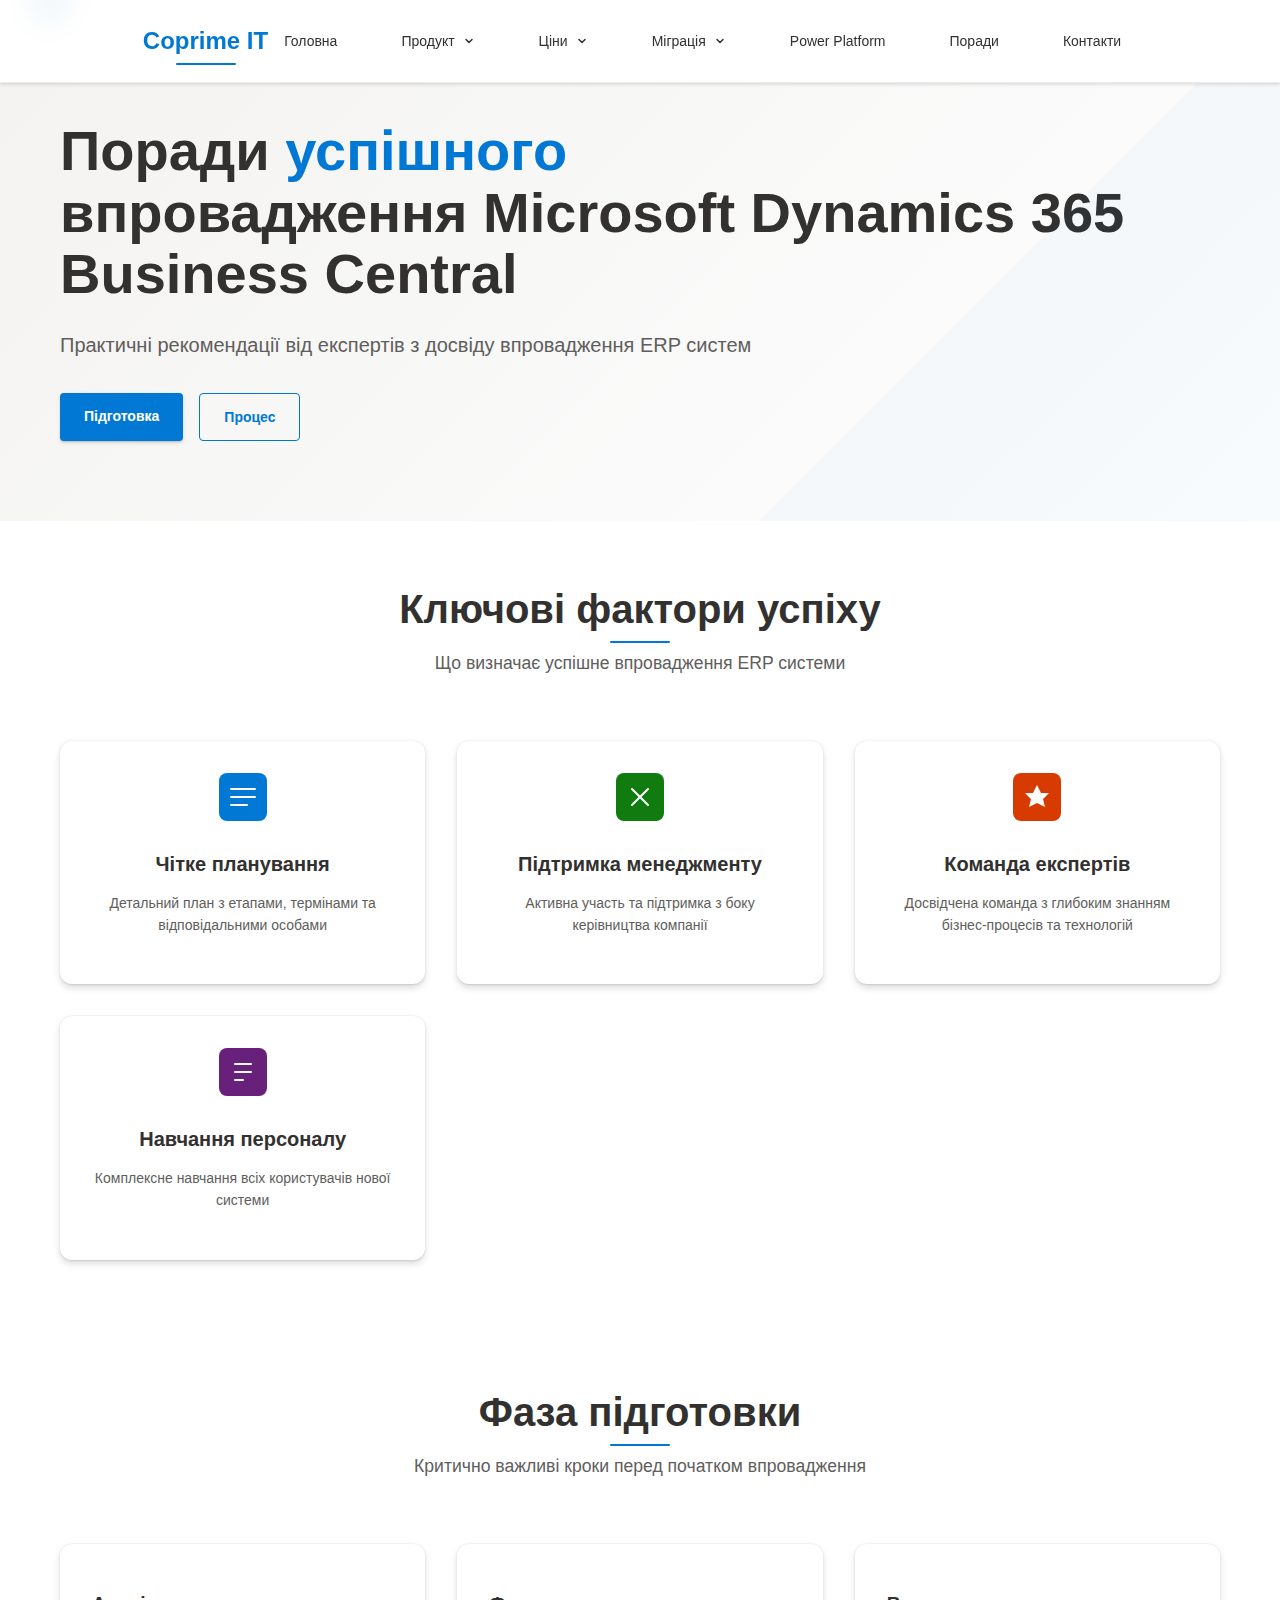
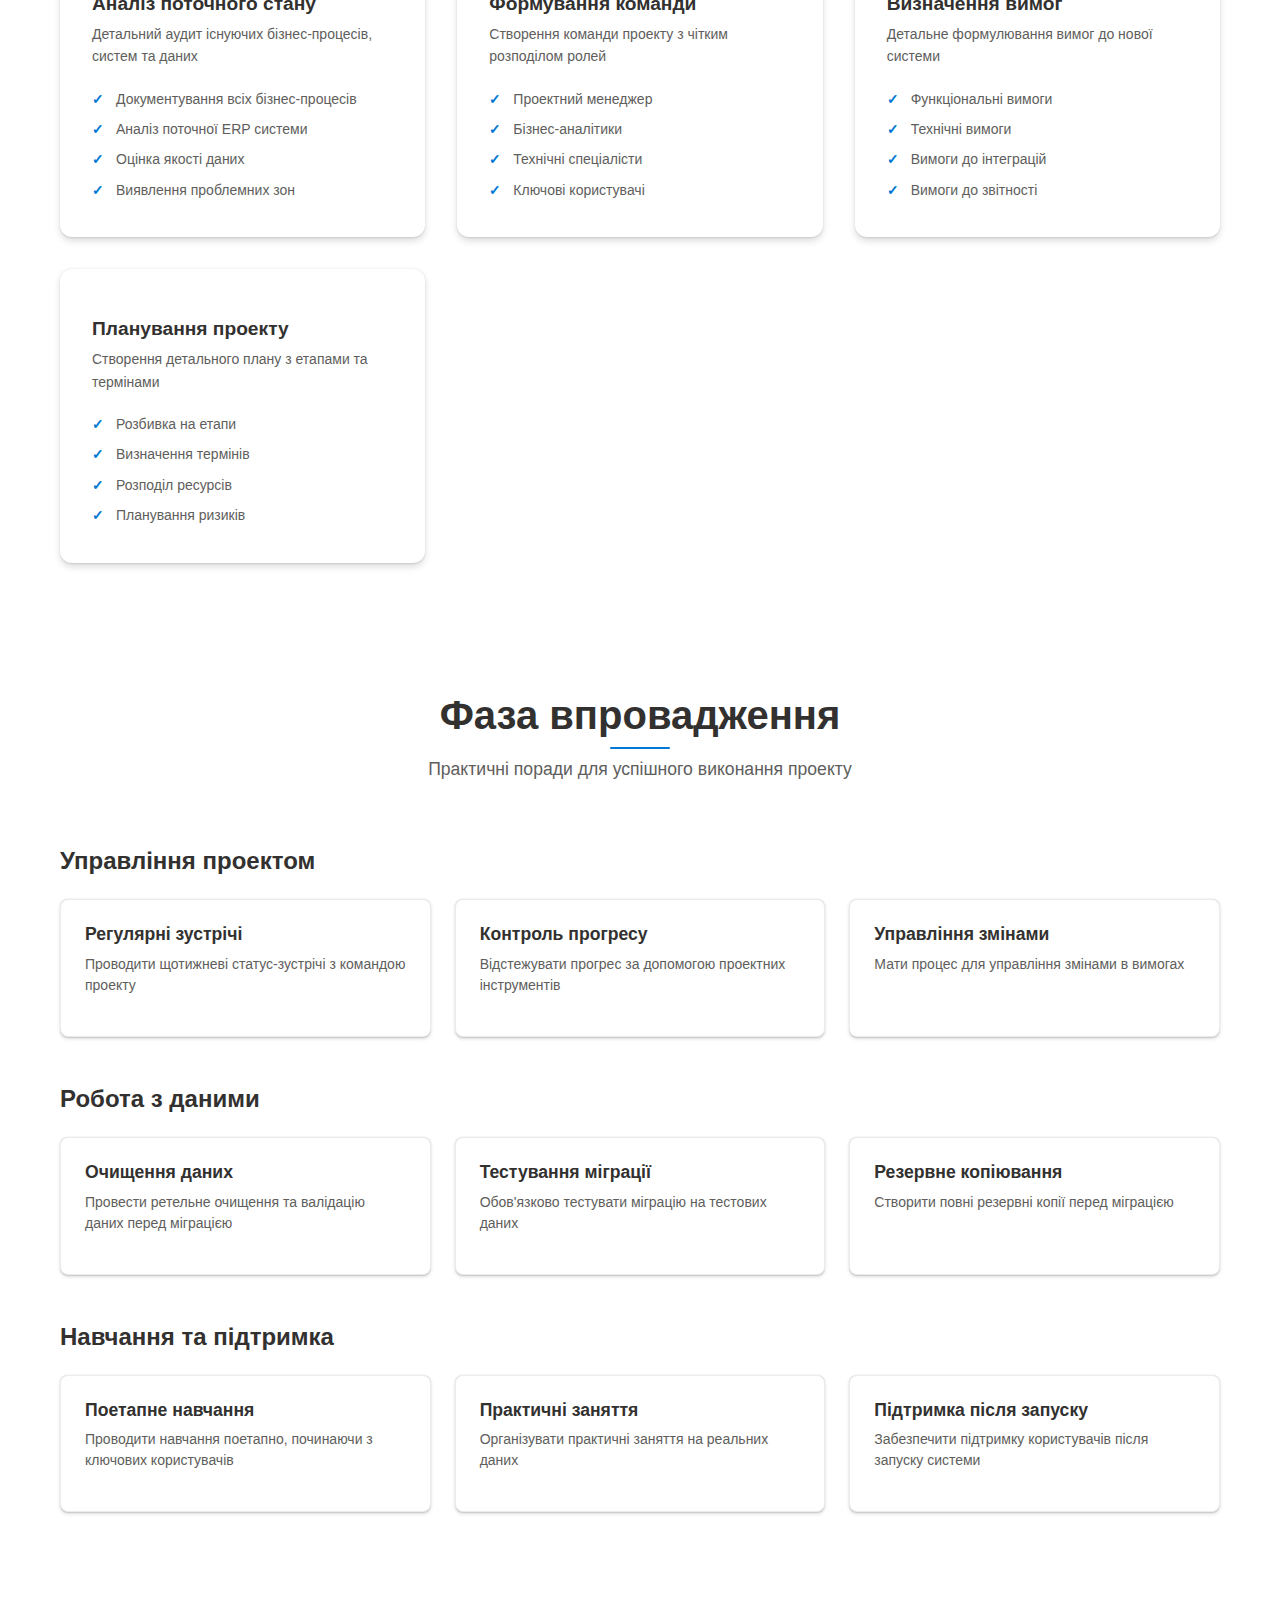
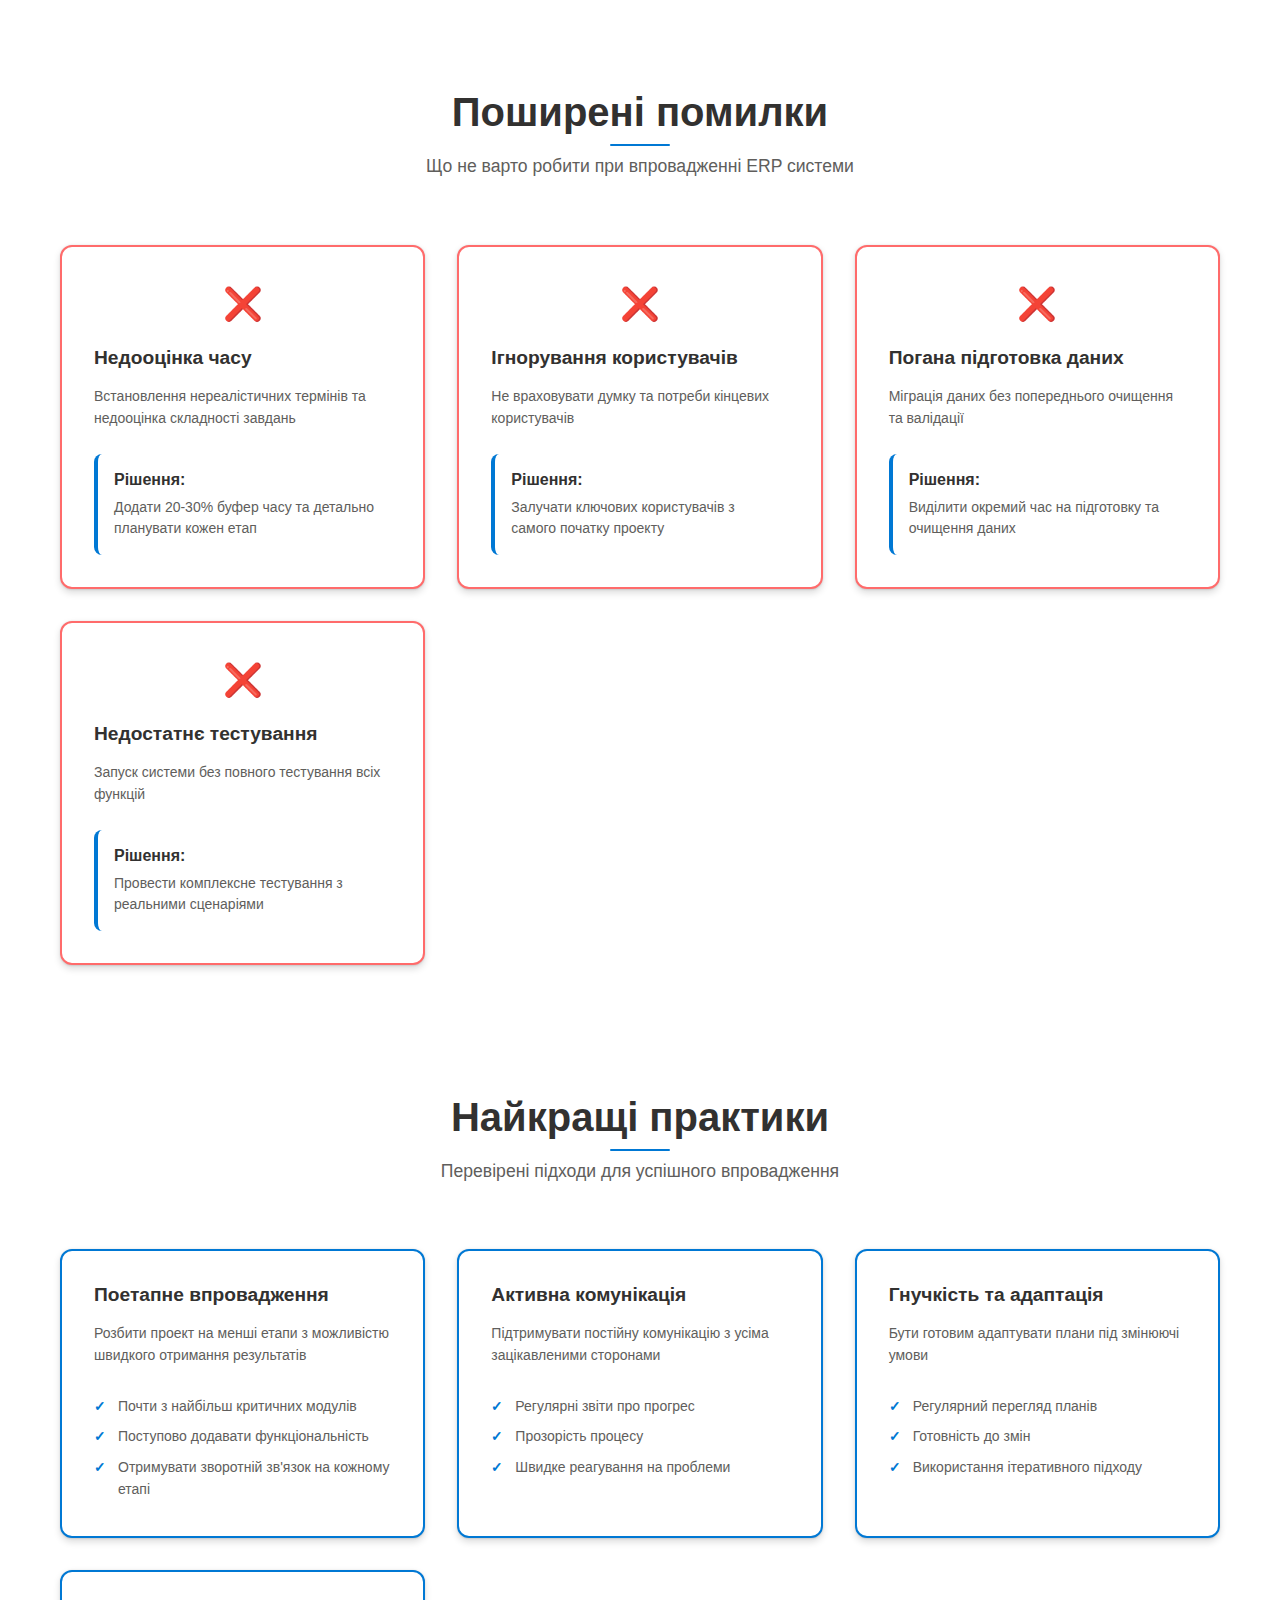
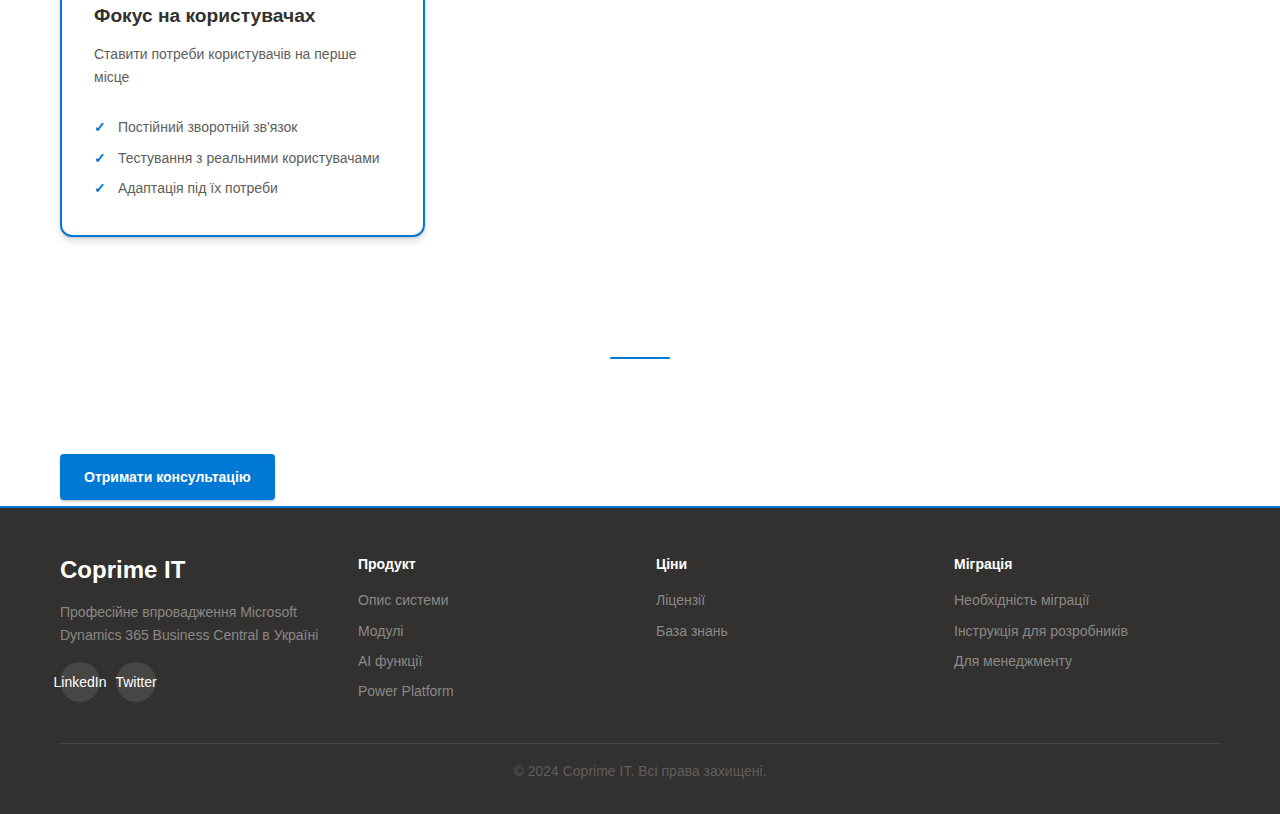
<file: implementation-tips.html>
<!DOCTYPE html>
<html lang="uk">
<head>
    <meta charset="UTF-8">
    <meta name="viewport" content="width=device-width, initial-scale=1.0">
    <title>Поради успішного впровадження Business Central | Coprime IT</title>
    <meta name="title" content="Поради успішного впровадження Business Central | Coprime IT">
    <meta name="description" content="Практичні поради та рекомендації для успішного впровадження Microsoft Dynamics 365 Business Central. Досвід експертів.">
    <meta name="keywords" content="впровадження Business Central, поради, рекомендації, успішне впровадження, Coprime IT">
    <meta name="author" content="Coprime IT">
    <meta name="robots" content="index, follow">
    <meta name="revisit-after" content="7 days">
    <meta name="distribution" content="global">
    
    <!-- Open Graph -->
    <meta property="og:type" content="website">
    <meta property="og:url" content="https://coprime.it/implementation-tips.html">
    <meta property="og:title" content="Поради успішного впровадження Business Central">
    <meta property="og:description" content="Практичні поради та рекомендації для успішного впровадження Microsoft Dynamics 365 Business Central.">
    <meta property="og:image" content="https://coprime.it/images/implementation-tips-og.jpg">
    <meta property="og:image:width" content="1200">
    <meta property="og:image:height" content="630">
    <meta property="og:site_name" content="Coprime IT">
    <meta property="og:locale" content="uk_UA">
    
    <!-- Twitter Cards -->
    <meta property="twitter:card" content="summary_large_image">
    <meta property="twitter:url" content="https://coprime.it/implementation-tips.html">
    <meta property="twitter:title" content="Поради успішного впровадження Business Central">
    <meta property="twitter:description" content="Практичні поради та рекомендації для успішного впровадження Microsoft Dynamics 365 Business Central.">
    <meta property="twitter:image" content="https://coprime.it/images/implementation-tips-twitter.jpg">
    
    <!-- Geographical -->
    <meta name="geo.region" content="UA">
    <meta name="geo.placename" content="Ukraine">
    
    <!-- Dublin Core -->
    <meta name="DC.title" content="Поради успішного впровадження Business Central">
    <meta name="DC.description" content="Практичні поради та рекомендації для успішного впровадження Microsoft Dynamics 365 Business Central">
    <meta name="DC.creator" content="Coprime IT">
    <meta name="DC.subject" content="впровадження Business Central, поради, рекомендації">
    <meta name="DC.publisher" content="Coprime IT">
    <meta name="DC.date" content="2024">
    <meta name="DC.type" content="text">
    <meta name="DC.format" content="text/html">
    <meta name="DC.identifier" content="https://coprime.it/implementation-tips.html">
    <meta name="DC.language" content="uk">
    <meta name="DC.coverage" content="Ukraine">
    <meta name="DC.rights" content="Coprime IT">
    
    <!-- Canonical -->
    <link rel="canonical" href="https://coprime.it/implementation-tips.html">
    
    <!-- Google tag (gtag.js) -->
    <script async src="https://www.googletagmanager.com/gtag/js?id=G-FF2P0Z36W9"></script>
    <script>
      window.dataLayer = window.dataLayer || [];
      function gtag(){dataLayer.push(arguments);}
      gtag('js', new Date());

      gtag('config', 'G-FF2P0Z36W9');
    </script>
    
    <!-- Favicon -->
    <link rel="icon" type="image/x-icon" href="/favicon.ico">
    <link rel="apple-touch-icon" sizes="180x180" href="/apple-touch-icon.png">
    <link rel="icon" type="image/png" sizes="32x32" href="/favicon-32x32.png">
    <link rel="icon" type="image/png" sizes="16x16" href="/favicon-16x16.png">
    
    <!-- Structured Data -->
    <script type="application/ld+json">
    {
        "@context": "https://schema.org",
        "@type": "WebPage",
        "name": "Поради успішного впровадження Business Central",
        "description": "Практичні поради та рекомендації для успішного впровадження Microsoft Dynamics 365 Business Central",
        "url": "https://coprime.it/implementation-tips.html",
        "publisher": {
            "@type": "Organization",
            "name": "Coprime IT",
            "url": "https://coprime.it"
        },
        "mainEntity": {
            "@type": "Article",
            "name": "Поради успішного впровадження Business Central",
            "description": "Практичні поради та рекомендації для успішного впровадження Microsoft Dynamics 365 Business Central",
            "author": {
                "@type": "Organization",
                "name": "Coprime IT"
            }
        }
    }
    </script>
    
    <link rel="stylesheet" href="styles.css">
</head>
<body>
    <!-- Header -->
    <header class="header">
        <nav class="navbar">
            <div class="nav-container">
                <div class="nav-logo">
                    <h2>Coprime IT</h2>
                </div>
                <ul class="nav-menu">
                    <li><a href="index.html#home" title="Головна сторінка Microsoft Dynamics 365 Business Central">Головна</a></li>
                    <li class="nav-dropdown">
                        <div class="nav-dropdown-toggle">
                            <span>Продукт</span>
                            <svg width="12" height="12" viewBox="0 0 12 12" fill="none">
                                <path d="M3 4.5L6 7.5L9 4.5" stroke="currentColor" stroke-width="1.5" stroke-linecap="round" stroke-linejoin="round"/>
                            </svg>
                        </div>
                        <ul class="nav-dropdown-menu">
                            <li><a href="index.html#product" title="Опис Microsoft Dynamics 365 Business Central">Опис системи</a></li>
                            <li><a href="modules.html" title="Детальний опис модулів Microsoft Dynamics 365 Business Central">Модулі</a></li>
                            <li><a href="index.html#ai-features" title="AI функції Microsoft Dynamics 365 Business Central">AI функції</a></li>
                        </ul>
                    </li>
                    <li class="nav-dropdown">
                        <div class="nav-dropdown-toggle">
                            <span>Ціни</span>
                            <svg width="12" height="12" viewBox="0 0 12 12" fill="none">
                                <path d="M3 4.5L6 7.5L9 4.5" stroke="currentColor" stroke-width="1.5" stroke-linecap="round" stroke-linejoin="round"/>
                            </svg>
                        </div>
                        <ul class="nav-dropdown-menu">
                            <li><a href="index.html#pricing" title="Ціни на ліцензії Microsoft Dynamics 365 Business Central">Ліцензії</a></li>
                            <li><a href="knowledge-base.html" title="База знань Microsoft Business Central">База знань</a></li>
                        </ul>
                    </li>
                    <li class="nav-dropdown">
                        <div class="nav-dropdown-toggle">
                            <span>Міграція</span>
                            <svg width="12" height="12" viewBox="0 0 12 12" fill="none">
                                <path d="M3 4.5L6 7.5L9 4.5" stroke="currentColor" stroke-width="1.5" stroke-linecap="round" stroke-linejoin="round"/>
                            </svg>
                        </div>
                        <ul class="nav-dropdown-menu">
                            <li><a href="index.html#migration-urgency" title="Необхідність міграції на Microsoft Dynamics 365 Business Central">Необхідність міграції</a></li>
                            <li><a href="migration-guide.html" title="Інструкція для розробників 1С">Інструкція для розробників</a></li>
                            <li><a href="management.html" title="Для менеджменту">Для менеджменту</a></li>
                        </ul>
                    </li>
                    <li><a href="power-platform.html" title="Power Platform для Microsoft Dynamics 365 Business Central">Power Platform</a></li>
                    <li><a href="implementation-tips.html" title="Поради успішного впровадження Microsoft Dynamics 365 Business Central">Поради</a></li>
                    <li><a href="index.html#contact" title="Контакти Coprime IT">Контакти</a></li>
                </ul>
                <div class="nav-toggle">
                    <span></span>
                    <span></span>
                    <span></span>
                </div>
            </div>
        </nav>
    </header>

    <!-- Hero Section -->
    <section id="hero" class="hero">
        <div class="hero-background"></div>
        <div class="container">
            <div class="hero-content">
                <h1 class="hero-title">
                    Поради <span class="highlight">успішного</span><br>
                    впровадження Microsoft Dynamics 365<br>
                    Business Central
                </h1>
                <p class="hero-subtitle">
                    Практичні рекомендації від експертів з досвіду впровадження ERP систем
                </p>
                <div class="hero-buttons">
                    <a href="#preparation" class="btn btn-primary" title="Підготовка до впровадження">Підготовка</a>
                    <a href="#implementation" class="btn btn-secondary" title="Процес впровадження">Процес</a>
                </div>
            </div>
        </div>
    </section>

    <!-- Key Success Factors -->
    <section id="success-factors" class="success-factors">
        <div class="container">
            <div class="section-header">
                <h2>Ключові фактори успіху</h2>
                <p>Що визначає успішне впровадження ERP системи</p>
            </div>
            
            <div class="factors-grid">
                <div class="factor-card">
                    <div class="factor-icon">
                        <svg width="48" height="48" viewBox="0 0 48 48" fill="none">
                            <rect width="48" height="48" rx="8" fill="#0078D4"/>
                            <path d="M12 16H36M12 24H36M12 32H28" stroke="white" stroke-width="2" stroke-linecap="round"/>
                        </svg>
                    </div>
                    <h3>Чітке планування</h3>
                    <p>Детальний план з етапами, термінами та відповідальними особами</p>
                </div>
                
                <div class="factor-card">
                    <div class="factor-icon">
                        <svg width="48" height="48" viewBox="0 0 48 48" fill="none">
                            <rect width="48" height="48" rx="8" fill="#107C10"/>
                            <path d="M16 16L24 24L32 16M16 32L24 24L32 32" stroke="white" stroke-width="2" stroke-linecap="round" stroke-linejoin="round"/>
                        </svg>
                    </div>
                    <h3>Підтримка менеджменту</h3>
                    <p>Активна участь та підтримка з боку керівництва компанії</p>
                </div>
                
                <div class="factor-card">
                    <div class="factor-icon">
                        <svg width="48" height="48" viewBox="0 0 48 48" fill="none">
                            <rect width="48" height="48" rx="8" fill="#D83B01"/>
                            <path d="M24 12L28 20H36L30 26L32 34L24 30L16 34L18 26L12 20H20L24 12Z" fill="white"/>
                        </svg>
                    </div>
                    <h3>Команда експертів</h3>
                    <p>Досвідчена команда з глибоким знанням бізнес-процесів та технологій</p>
                </div>
                
                <div class="factor-card">
                    <div class="factor-icon">
                        <svg width="48" height="48" viewBox="0 0 48 48" fill="none">
                            <rect width="48" height="48" rx="8" fill="#68217A"/>
                            <path d="M16 16H32M16 24H32M16 32H24" stroke="white" stroke-width="2" stroke-linecap="round"/>
                        </svg>
                    </div>
                    <h3>Навчання персоналу</h3>
                    <p>Комплексне навчання всіх користувачів нової системи</p>
                </div>
            </div>
        </div>
    </section>

    <!-- Preparation Phase -->
    <section id="preparation" class="preparation">
        <div class="container">
            <div class="section-header">
                <h2>Фаза підготовки</h2>
                <p>Критично важливі кроки перед початком впровадження</p>
            </div>
            
            <div class="preparation-content">
                <div class="prep-step">
                    <div class="step-number">1</div>
                    <div class="step-content">
                        <h3>Аналіз поточного стану</h3>
                        <p>Детальний аудит існуючих бізнес-процесів, систем та даних</p>
                        <ul>
                            <li>Документування всіх бізнес-процесів</li>
                            <li>Аналіз поточної ERP системи</li>
                            <li>Оцінка якості даних</li>
                            <li>Виявлення проблемних зон</li>
                        </ul>
                    </div>
                </div>
                
                <div class="prep-step">
                    <div class="step-number">2</div>
                    <div class="step-content">
                        <h3>Формування команди</h3>
                        <p>Створення команди проекту з чітким розподілом ролей</p>
                        <ul>
                            <li>Проектний менеджер</li>
                            <li>Бізнес-аналітики</li>
                            <li>Технічні спеціалісти</li>
                            <li>Ключові користувачі</li>
                        </ul>
                    </div>
                </div>
                
                <div class="prep-step">
                    <div class="step-number">3</div>
                    <div class="step-content">
                        <h3>Визначення вимог</h3>
                        <p>Детальне формулювання вимог до нової системи</p>
                        <ul>
                            <li>Функціональні вимоги</li>
                            <li>Технічні вимоги</li>
                            <li>Вимоги до інтеграцій</li>
                            <li>Вимоги до звітності</li>
                        </ul>
                    </div>
                </div>
                
                <div class="prep-step">
                    <div class="step-number">4</div>
                    <div class="step-content">
                        <h3>Планування проекту</h3>
                        <p>Створення детального плану з етапами та термінами</p>
                        <ul>
                            <li>Розбивка на етапи</li>
                            <li>Визначення термінів</li>
                            <li>Розподіл ресурсів</li>
                            <li>Планування ризиків</li>
                        </ul>
                    </div>
                </div>
            </div>
        </div>
    </section>

    <!-- Implementation Phase -->
    <section id="implementation" class="implementation-phase">
        <div class="container">
            <div class="section-header">
                <h2>Фаза впровадження</h2>
                <p>Практичні поради для успішного виконання проекту</p>
            </div>
            
            <div class="implementation-tips">
                <div class="tip-category">
                    <h3>Управління проектом</h3>
                    <div class="tips-grid">
                        <div class="tip-card">
                            <h4>Регулярні зустрічі</h4>
                            <p>Проводити щотижневі статус-зустрічі з командою проекту</p>
                        </div>
                        <div class="tip-card">
                            <h4>Контроль прогресу</h4>
                            <p>Відстежувати прогрес за допомогою проектних інструментів</p>
                        </div>
                        <div class="tip-card">
                            <h4>Управління змінами</h4>
                            <p>Мати процес для управління змінами в вимогах</p>
                        </div>
                    </div>
                </div>
                
                <div class="tip-category">
                    <h3>Робота з даними</h3>
                    <div class="tips-grid">
                        <div class="tip-card">
                            <h4>Очищення даних</h4>
                            <p>Провести ретельне очищення та валідацію даних перед міграцією</p>
                        </div>
                        <div class="tip-card">
                            <h4>Тестування міграції</h4>
                            <p>Обов'язково тестувати міграцію на тестових даних</p>
                        </div>
                        <div class="tip-card">
                            <h4>Резервне копіювання</h4>
                            <p>Створити повні резервні копії перед міграцією</p>
                        </div>
                    </div>
                </div>
                
                <div class="tip-category">
                    <h3>Навчання та підтримка</h3>
                    <div class="tips-grid">
                        <div class="tip-card">
                            <h4>Поетапне навчання</h4>
                            <p>Проводити навчання поетапно, починаючи з ключових користувачів</p>
                        </div>
                        <div class="tip-card">
                            <h4>Практичні заняття</h4>
                            <p>Організувати практичні заняття на реальних даних</p>
                        </div>
                        <div class="tip-card">
                            <h4>Підтримка після запуску</h4>
                            <p>Забезпечити підтримку користувачів після запуску системи</p>
                        </div>
                    </div>
                </div>
            </div>
        </div>
    </section>

    <!-- Common Mistakes -->
    <section id="mistakes" class="mistakes">
        <div class="container">
            <div class="section-header">
                <h2>Поширені помилки</h2>
                <p>Що не варто робити при впровадженні ERP системи</p>
            </div>
            
            <div class="mistakes-grid">
                <div class="mistake-card">
                    <div class="mistake-icon">❌</div>
                    <h3>Недооцінка часу</h3>
                    <p>Встановлення нереалістичних термінів та недооцінка складності завдань</p>
                    <div class="solution">
                        <h4>Рішення:</h4>
                        <p>Додати 20-30% буфер часу та детально планувати кожен етап</p>
                    </div>
                </div>
                
                <div class="mistake-card">
                    <div class="mistake-icon">❌</div>
                    <h3>Ігнорування користувачів</h3>
                    <p>Не враховувати думку та потреби кінцевих користувачів</p>
                    <div class="solution">
                        <h4>Рішення:</h4>
                        <p>Залучати ключових користувачів з самого початку проекту</p>
                    </div>
                </div>
                
                <div class="mistake-card">
                    <div class="mistake-icon">❌</div>
                    <h3>Погана підготовка даних</h3>
                    <p>Міграція даних без попереднього очищення та валідації</p>
                    <div class="solution">
                        <h4>Рішення:</h4>
                        <p>Виділити окремий час на підготовку та очищення даних</p>
                    </div>
                </div>
                
                <div class="mistake-card">
                    <div class="mistake-icon">❌</div>
                    <h3>Недостатнє тестування</h4>
                    <p>Запуск системи без повного тестування всіх функцій</p>
                    <div class="solution">
                        <h4>Рішення:</h4>
                        <p>Провести комплексне тестування з реальними сценаріями</p>
                    </div>
                </div>
            </div>
        </div>
    </section>

    <!-- Best Practices -->
    <section id="best-practices" class="best-practices">
        <div class="container">
            <div class="section-header">
                <h2>Найкращі практики</h2>
                <p>Перевірені підходи для успішного впровадження</p>
            </div>
            
            <div class="practices-grid">
                <div class="practice-card">
                    <h3>Поетапне впровадження</h3>
                    <p>Розбити проект на менші етапи з можливістю швидкого отримання результатів</p>
                    <ul>
                        <li>Почти з найбільш критичних модулів</li>
                        <li>Поступово додавати функціональність</li>
                        <li>Отримувати зворотній зв'язок на кожному етапі</li>
                    </ul>
                </div>
                
                <div class="practice-card">
                    <h3>Активна комунікація</h3>
                    <p>Підтримувати постійну комунікацію з усіма зацікавленими сторонами</p>
                    <ul>
                        <li>Регулярні звіти про прогрес</li>
                        <li>Прозорість процесу</li>
                        <li>Швидке реагування на проблеми</li>
                    </ul>
                </div>
                
                <div class="practice-card">
                    <h3>Гнучкість та адаптація</h3>
                    <p>Бути готовим адаптувати плани під змінюючі умови</p>
                    <ul>
                        <li>Регулярний перегляд планів</li>
                        <li>Готовність до змін</li>
                        <li>Використання ітеративного підходу</li>
                    </ul>
                </div>
                
                <div class="practice-card">
                    <h3>Фокус на користувачах</h3>
                    <p>Ставити потреби користувачів на перше місце</p>
                    <ul>
                        <li>Постійний зворотній зв'язок</li>
                        <li>Тестування з реальними користувачами</li>
                        <li>Адаптація під їх потреби</li>
                    </ul>
                </div>
            </div>
        </div>
    </section>

    <!-- CTA Section -->
    <section id="cta" class="cta">
        <div class="container">
            <div class="cta-content">
                <h2>Готові до успішного впровадження?</h2>
                <p>Наші експерти допоможуть уникнути помилок та забезпечити успішне впровадження Business Central</p>
                <a href="index.html#contact" class="btn btn-primary" title="Замовити консультацію по впровадженню">Отримати консультацію</a>
            </div>
        </div>
    </section>

    <!-- Footer -->
    <footer class="footer">
        <div class="container">
            <div class="footer-content">
                <div class="footer-section">
                    <h3>Coprime IT</h3>
                    <p>Професійне впровадження Microsoft Dynamics 365 Business Central в Україні</p>
                    <div class="social-links">
                        <a href="https://www.linkedin.com/company/coprime-it" target="_blank" rel="noopener noreferrer" title="LinkedIn Coprime IT">LinkedIn</a>
                        <a href="https://twitter.com/CoprimeIT" target="_blank" rel="noopener noreferrer" title="Twitter Coprime IT">Twitter</a>
                    </div>
                </div>
                
                <div class="footer-section">
                    <h4>Продукт</h4>
                    <ul>
                        <li><a href="index.html#product">Опис системи</a></li>
                        <li><a href="modules.html">Модулі</a></li>
                        <li><a href="index.html#ai-features">AI функції</a></li>
                        <li><a href="power-platform.html">Power Platform</a></li>
                    </ul>
                </div>
                
                <div class="footer-section">
                    <h4>Ціни</h4>
                    <ul>
                        <li><a href="index.html#pricing">Ліцензії</a></li>
                        <li><a href="knowledge-base.html">База знань</a></li>
                    </ul>
                </div>
                
                <div class="footer-section">
                    <h4>Міграція</h4>
                    <ul>
                        <li><a href="index.html#migration-urgency">Необхідність міграції</a></li>
                        <li><a href="migration-guide.html">Інструкція для розробників</a></li>
                        <li><a href="management.html">Для менеджменту</a></li>
                    </ul>
                </div>
            </div>
            
            <div class="footer-bottom">
                <p>&copy; 2024 Coprime IT. Всі права захищені.</p>
            </div>
        </div>
    </footer>

    <script src="script.js"></script>
</body>
</html>
</file>
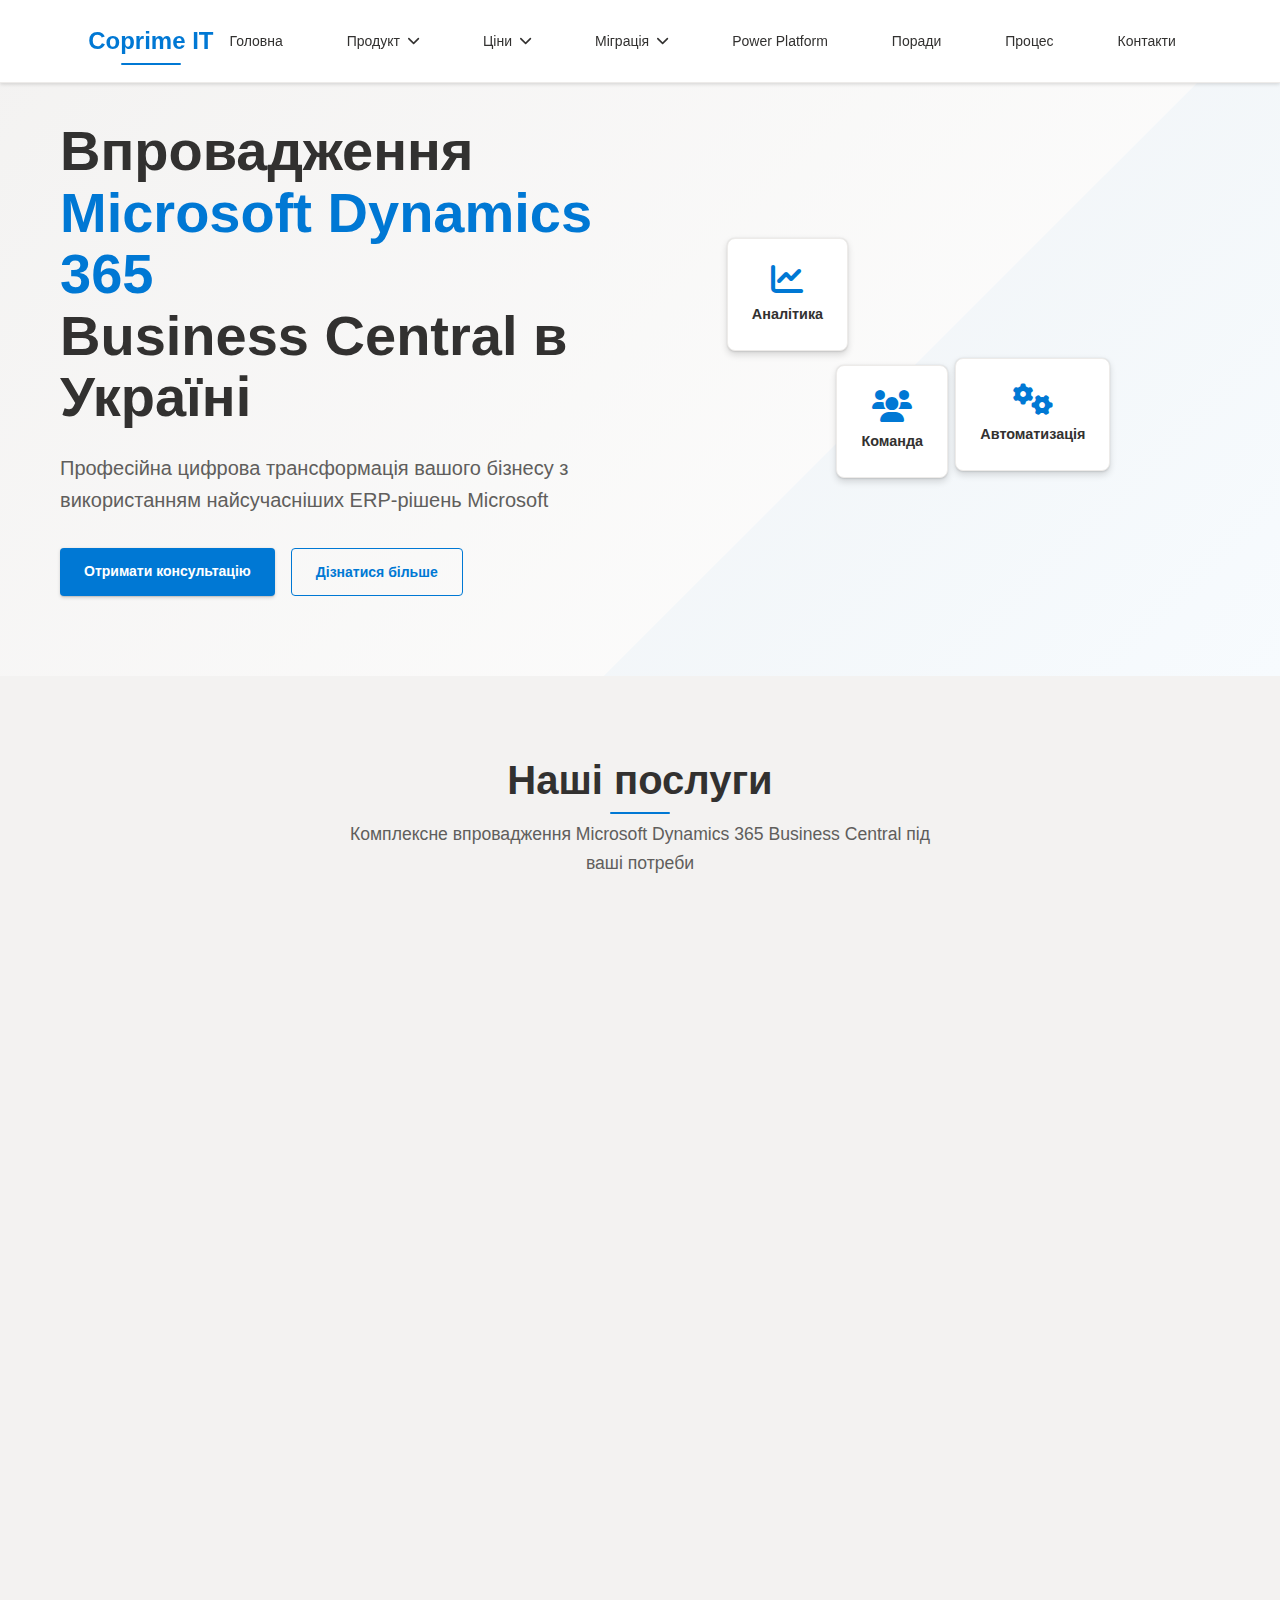
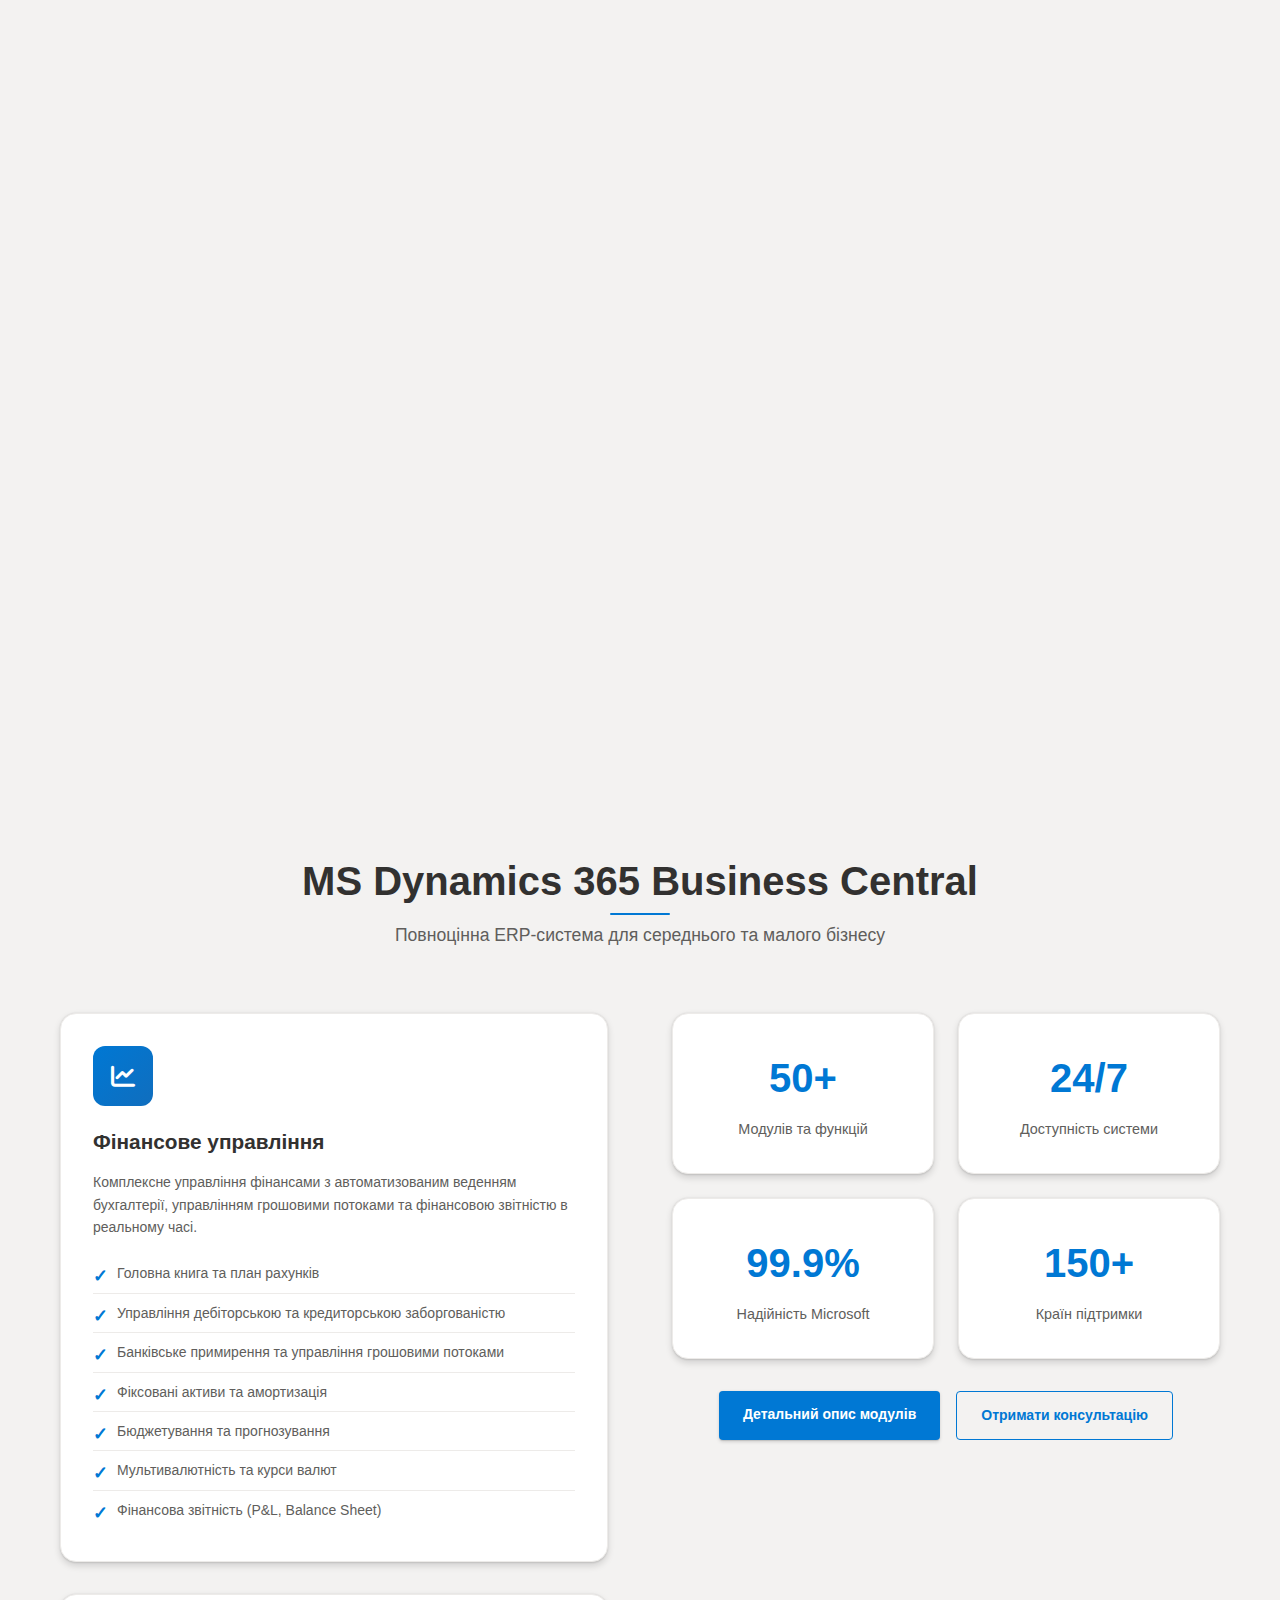
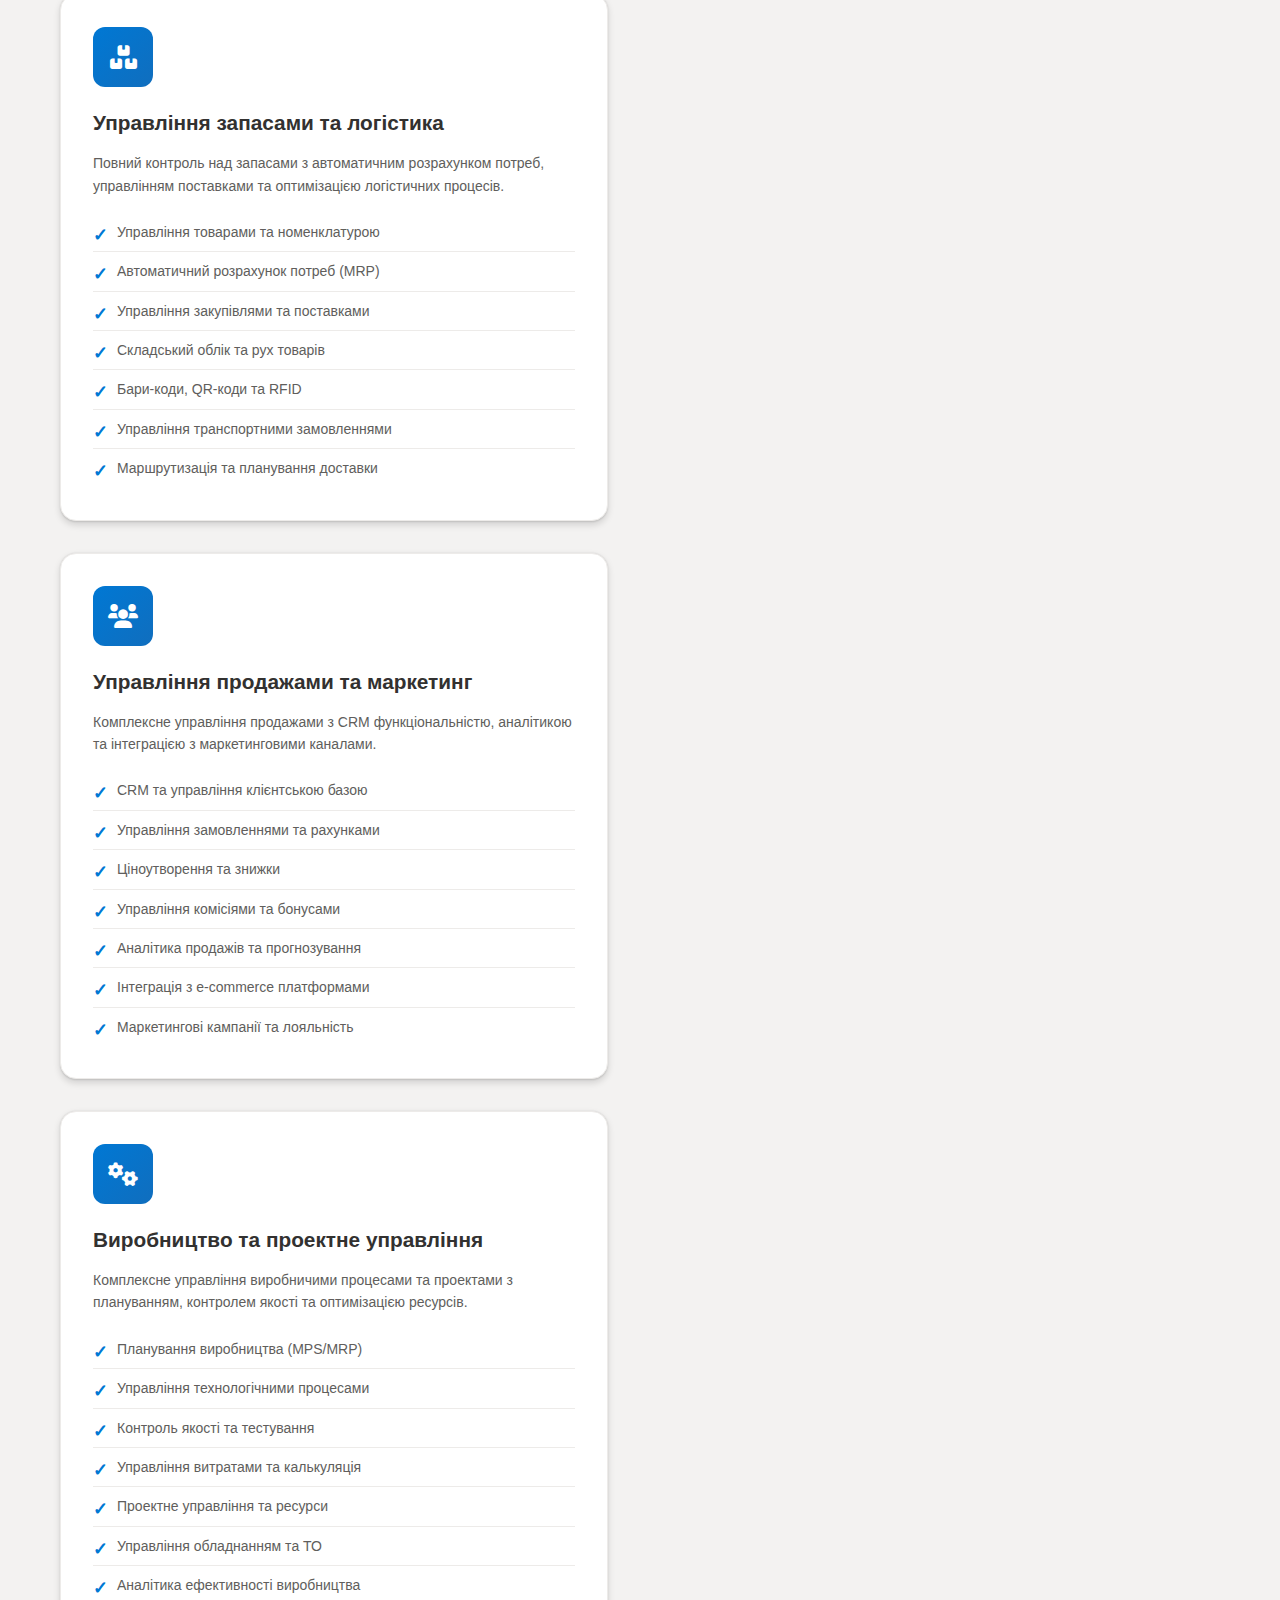
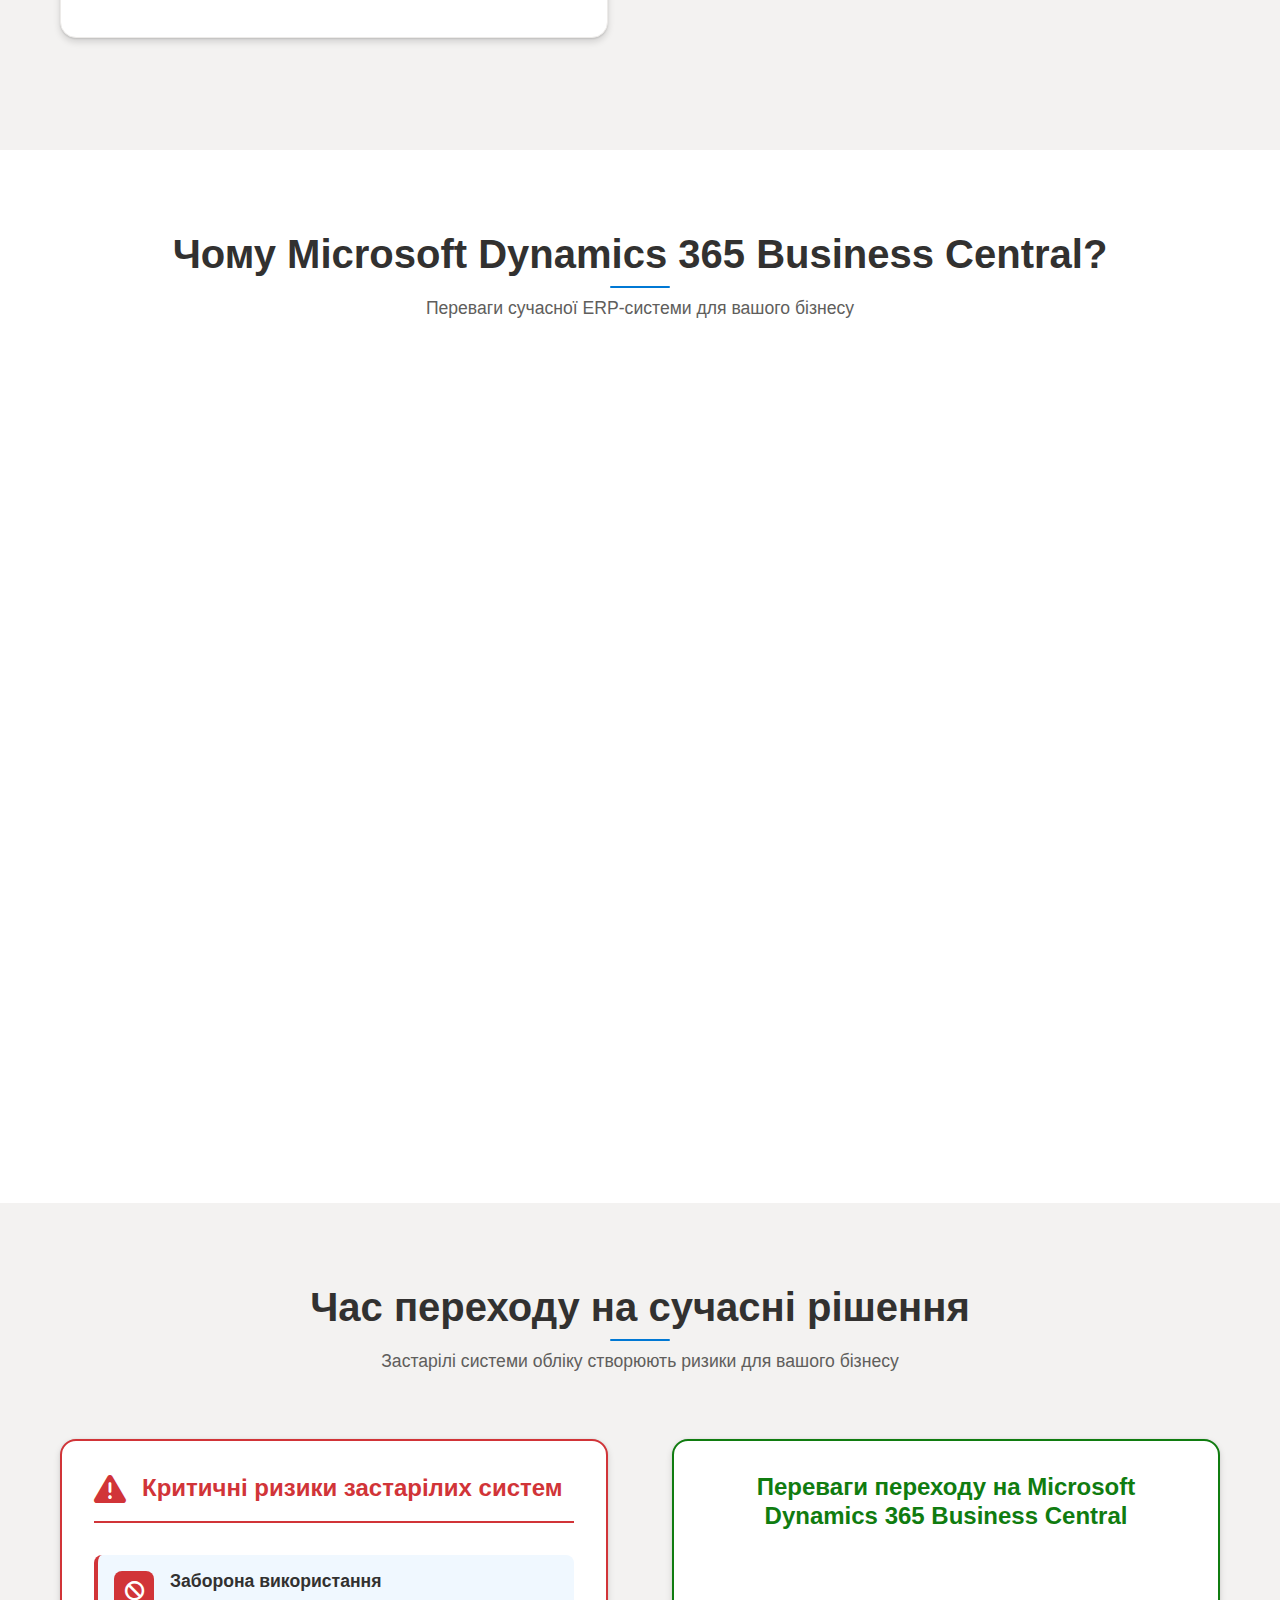
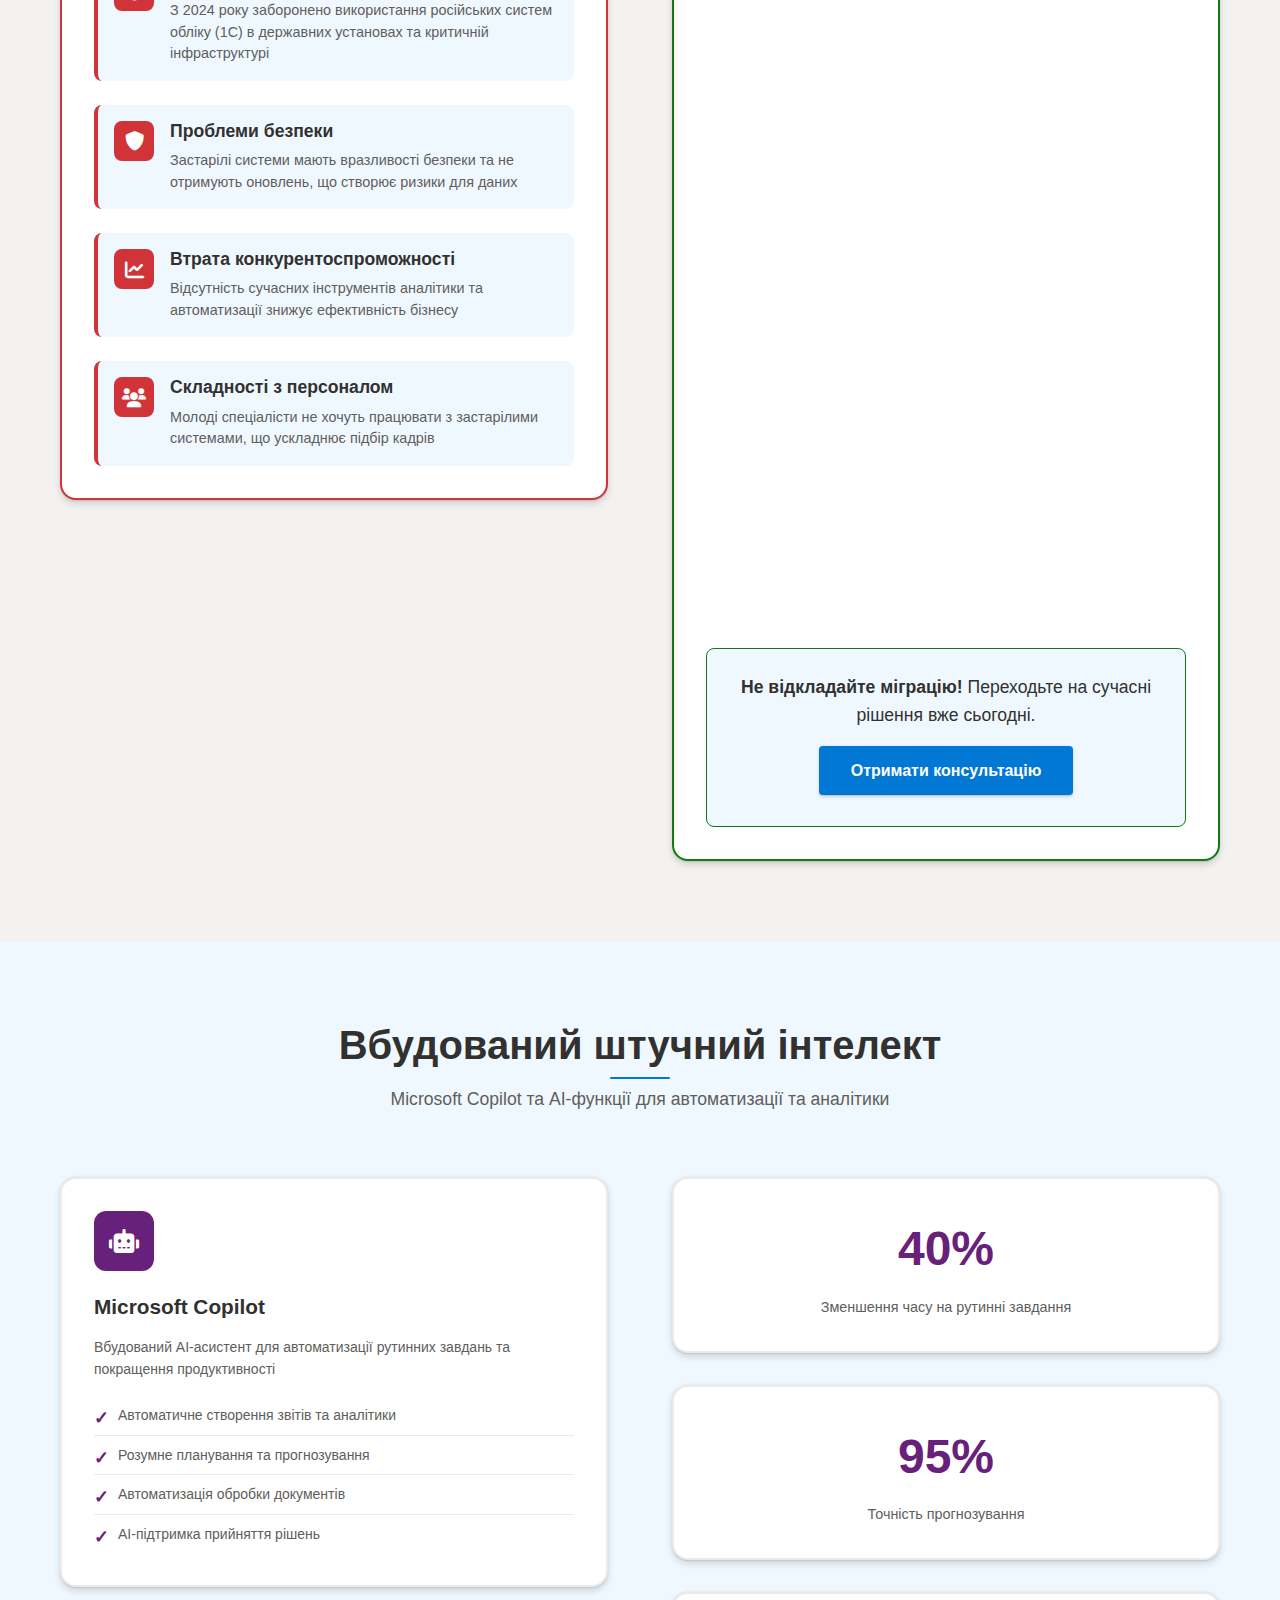
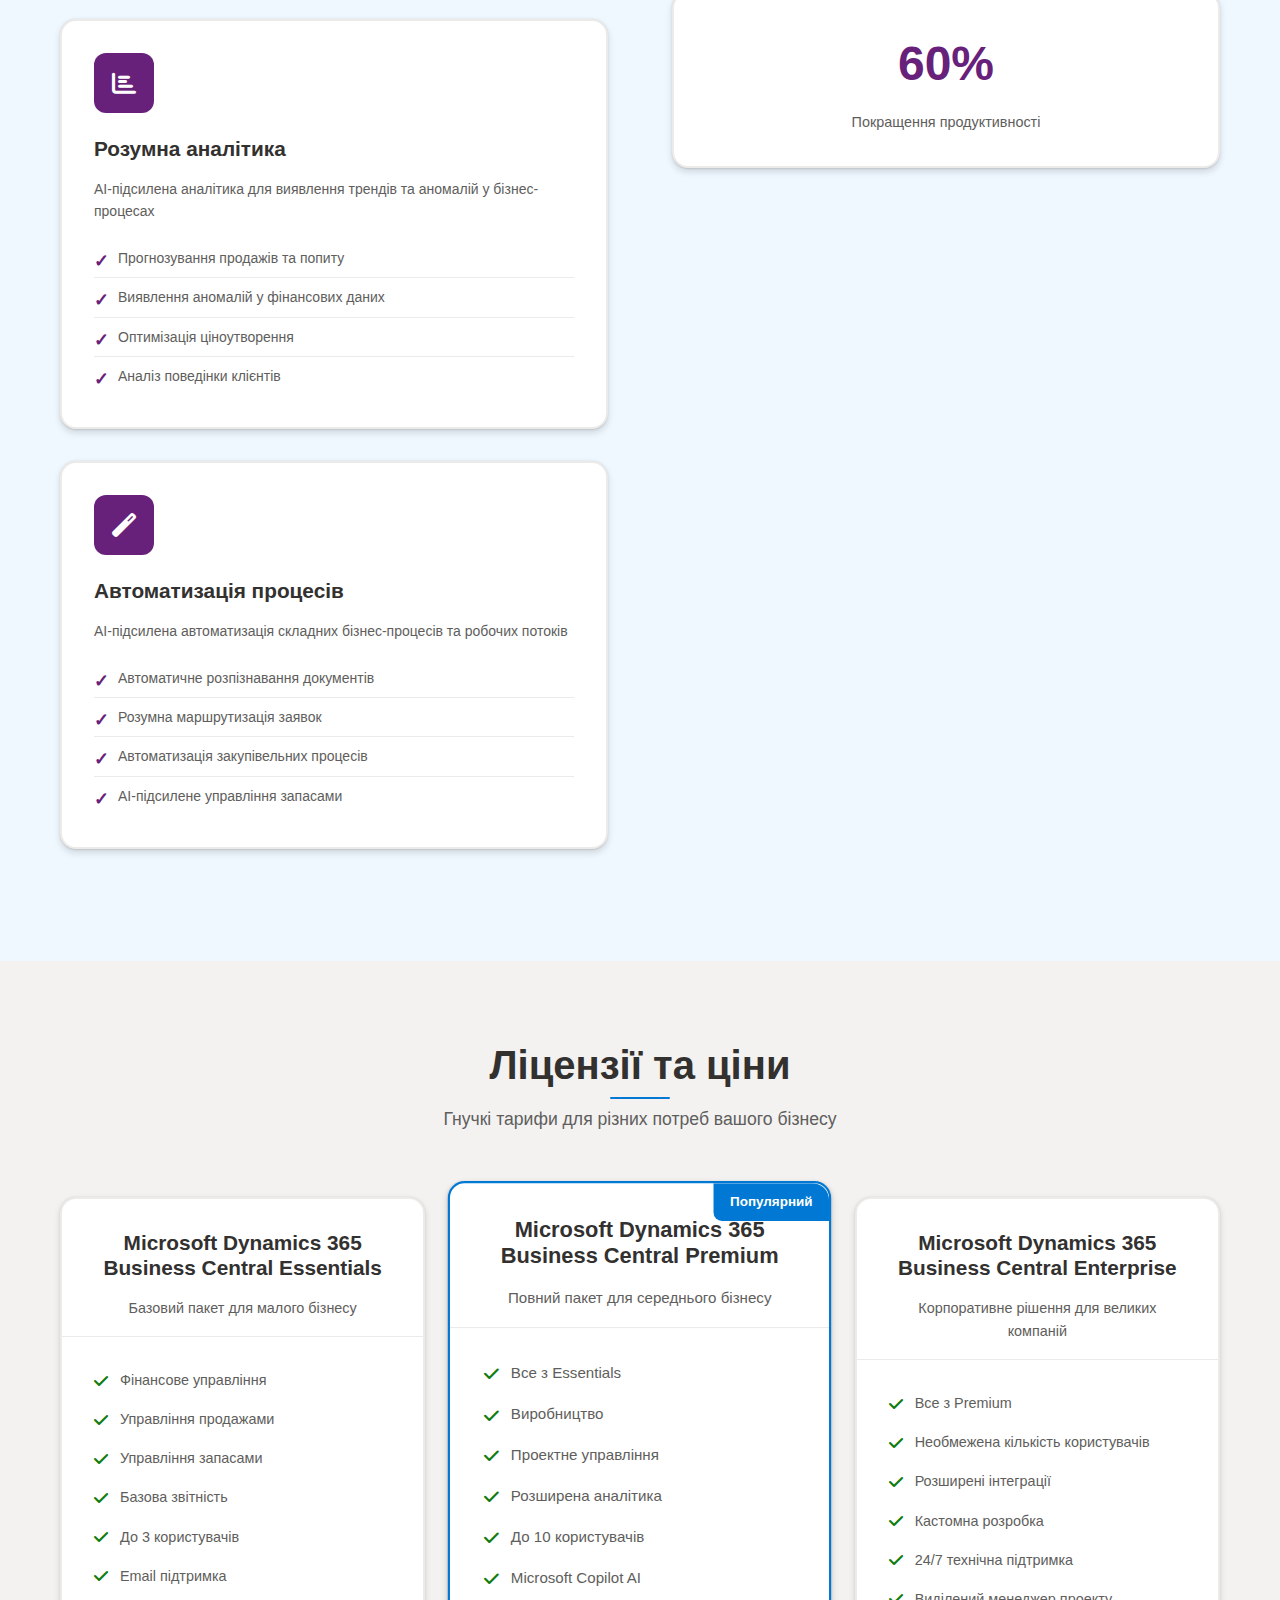
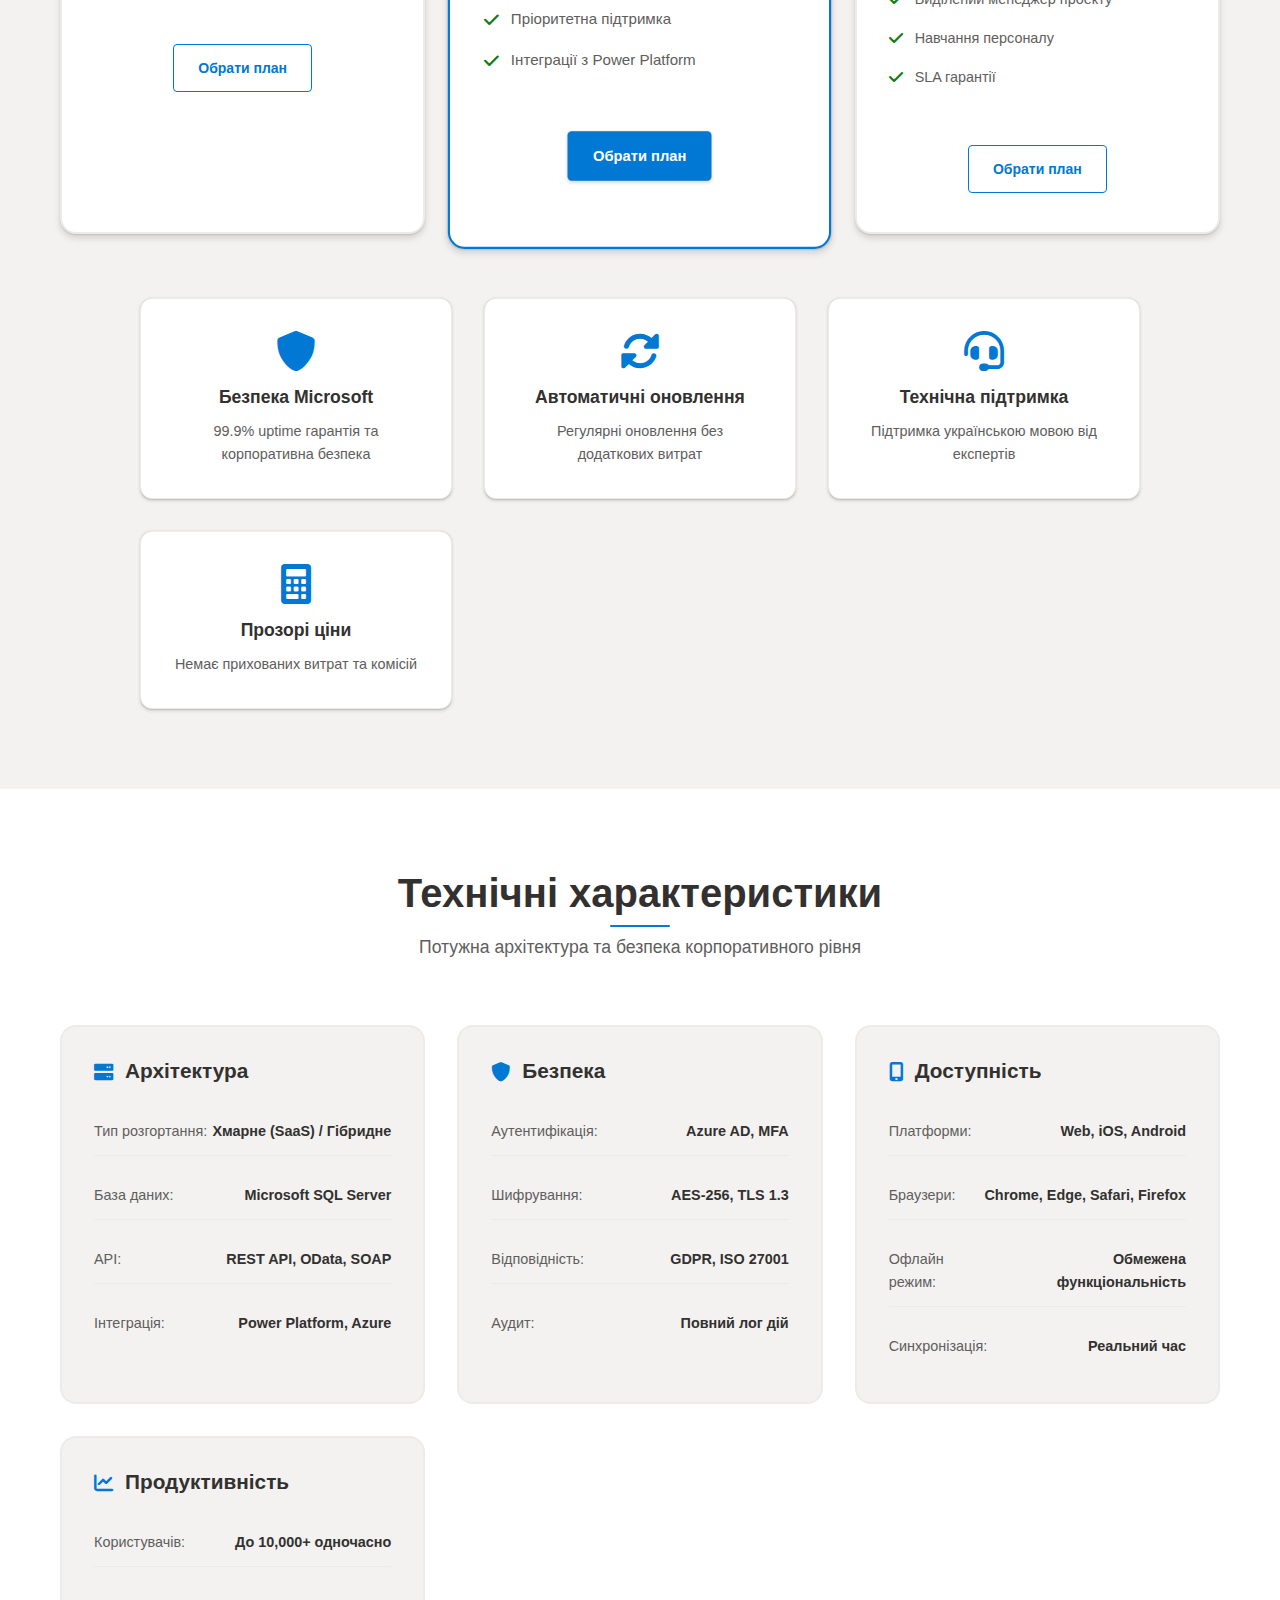
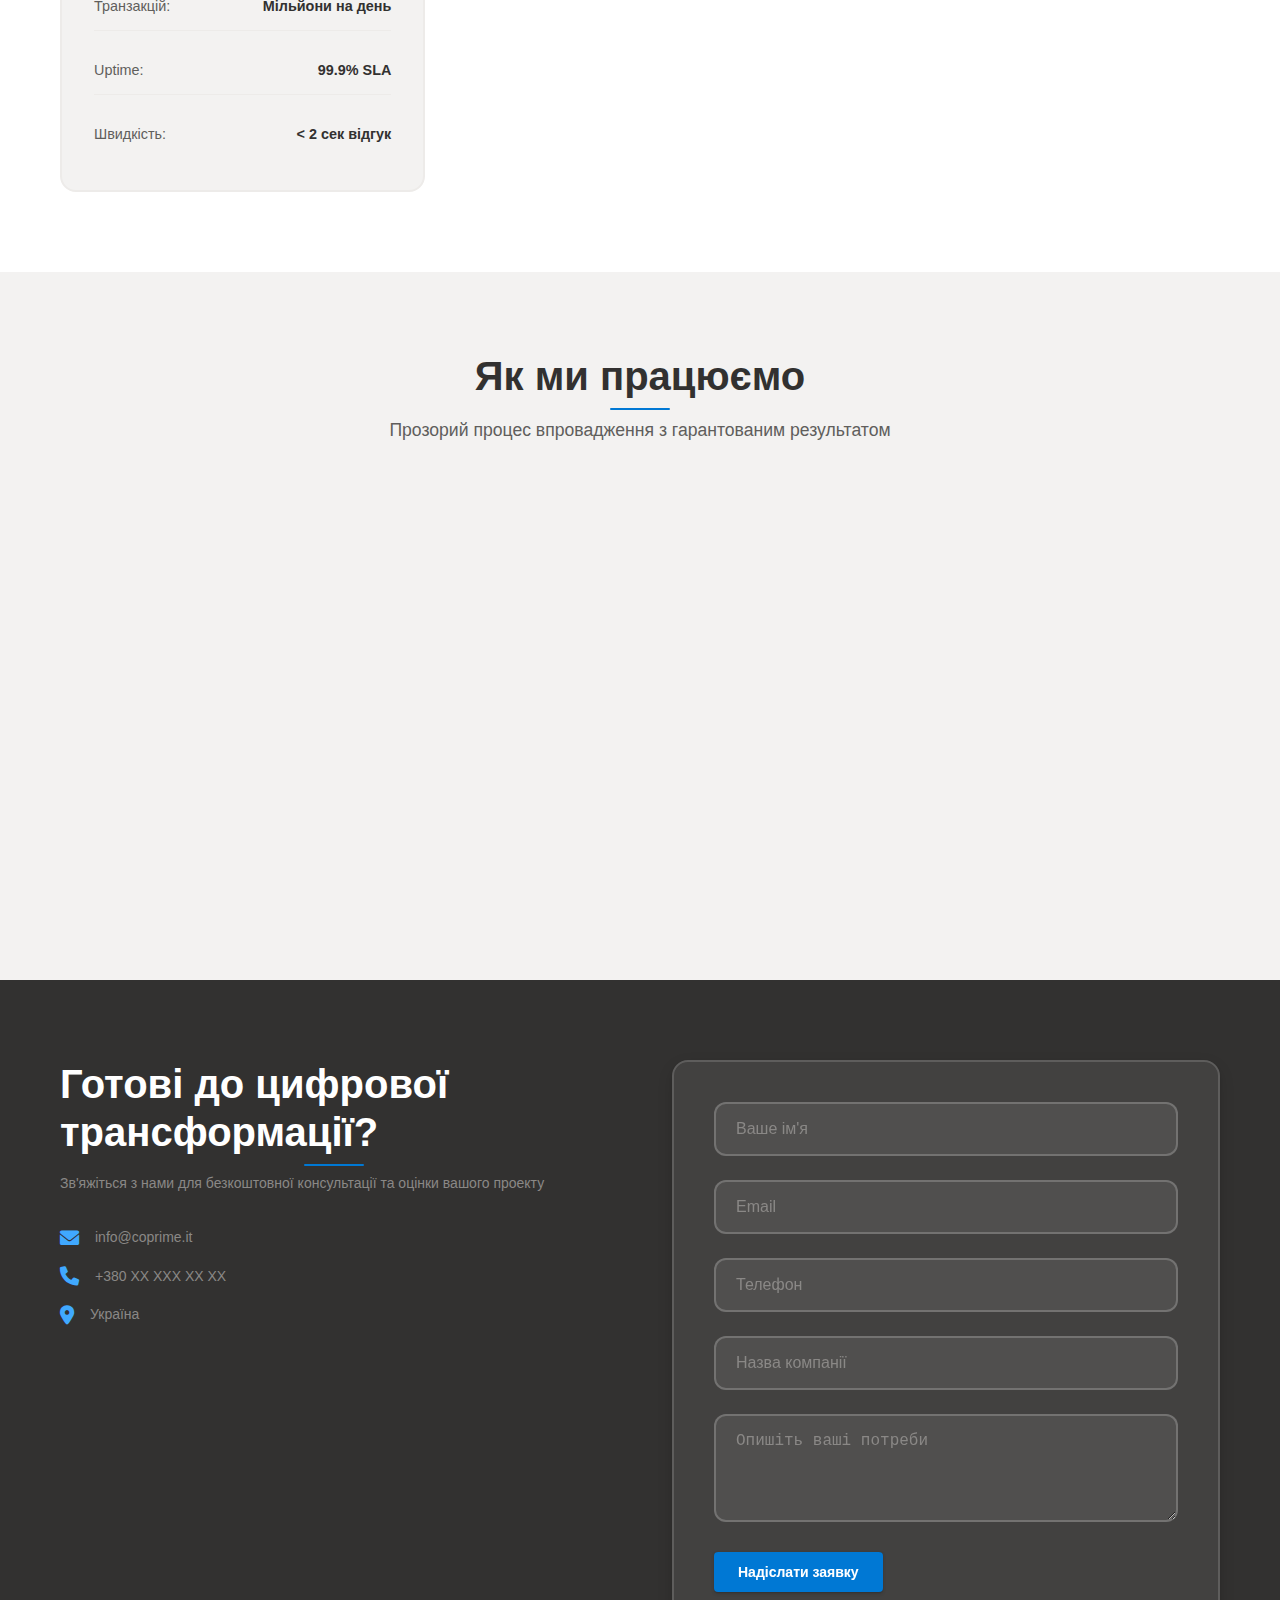
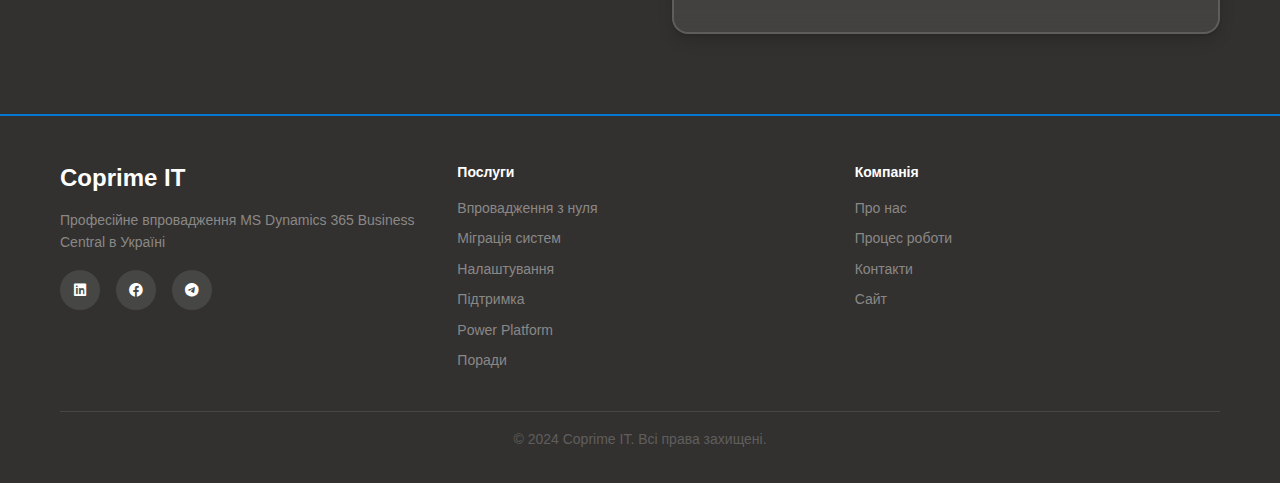
<file: index copy.html>
<!DOCTYPE html>
<html lang="uk">
<head>
    <meta charset="UTF-8">
    <meta name="viewport" content="width=device-width, initial-scale=1.0">
    
    <!-- Primary Meta Tags -->
    <title>MS Dynamics 365 Business Central Україна | Впровадження ERP системи | Coprime IT</title>
    <meta name="title" content="MS Dynamics 365 Business Central Україна | Впровадження ERP системи | Coprime IT">
    <meta name="description" content="Професійне впровадження MS Dynamics 365 Business Central в Україні. Міграція з 1С, вбудований ШІ, хмарна ERP система. Безкоштовна консультація!">
    <meta name="keywords" content="MS Dynamics 365, Business Central, ERP система, впровадження ERP, міграція з 1С, хмарна бухгалтерія, Україна, Coprime IT, Microsoft, автоматизація бізнесу">
    <meta name="author" content="Coprime IT">
    <meta name="robots" content="index, follow">
    <meta name="language" content="uk">
    <meta name="revisit-after" content="7 days">
    <meta name="distribution" content="global">
    
    <!-- Open Graph / Facebook -->
    <meta property="og:type" content="website">
    <meta property="og:url" content="https://coprime.it/">
    <meta property="og:title" content="MS Dynamics 365 Business Central Україна | Впровадження ERP системи">
    <meta property="og:description" content="Професійне впровадження MS Dynamics 365 Business Central в Україні. Міграція з 1С, вбудований ШІ, хмарна ERP система.">
    <meta property="og:image" content="https://coprime.it/images/business-central-ukraine.jpg">
    <meta property="og:image:width" content="1200">
    <meta property="og:image:height" content="630">
    <meta property="og:site_name" content="Coprime IT">
    <meta property="og:locale" content="uk_UA">
    
    <!-- Twitter -->
    <meta property="twitter:card" content="summary_large_image">
    <meta property="twitter:url" content="https://coprime.it/">
    <meta property="twitter:title" content="MS Dynamics 365 Business Central Україна | Впровадження ERP системи">
    <meta property="twitter:description" content="Професійне впровадження MS Dynamics 365 Business Central в Україні. Міграція з 1С, вбудований ШІ.">
    <meta property="twitter:image" content="https://coprime.it/images/business-central-ukraine.jpg">
    
    <!-- Additional SEO Meta Tags -->
    <meta name="geo.region" content="UA">
    <meta name="geo.placename" content="Україна">
    <meta name="geo.position" content="50.4501;30.5234">
    <meta name="ICBM" content="50.4501, 30.5234">
    <meta name="DC.title" content="MS Dynamics 365 Business Central Україна">
    <meta name="DC.description" content="Професійне впровадження MS Dynamics 365 Business Central в Україні">
    <meta name="DC.language" content="uk">
    <meta name="DC.publisher" content="Coprime IT">
    <meta name="DC.coverage" content="Україна">
    <meta name="DC.subject" content="ERP система, Business Central, автоматизація бізнесу">
    
    <!-- Canonical URL -->
    <link rel="canonical" href="https://coprime.it/">
    
    <!-- Favicon -->
    <link rel="icon" type="image/x-icon" href="/favicon.ico">
    <link rel="apple-touch-icon" sizes="180x180" href="/apple-touch-icon.png">
    <link rel="icon" type="image/png" sizes="32x32" href="/favicon-32x32.png">
    <link rel="icon" type="image/png" sizes="16x16" href="/favicon-16x16.png">
    <link rel="manifest" href="/site.webmanifest">
    
    <!-- Structured Data (JSON-LD) -->
    <script type="application/ld+json">
    {
        "@context": "https://schema.org",
        "@type": "Organization",
        "name": "Coprime IT",
        "url": "https://coprime.it",
        "logo": "https://coprime.it/images/logo.png",
        "description": "Професійне впровадження MS Dynamics 365 Business Central в Україні",
        "address": {
            "@type": "PostalAddress",
            "addressCountry": "UA",
            "addressRegion": "Україна"
        },
        "contactPoint": {
            "@type": "ContactPoint",
            "telephone": "+380-XX-XXX-XX-XX",
            "contactType": "customer service",
            "email": "info@coprime.it",
            "availableLanguage": "Ukrainian"
        },
        "sameAs": [
            "https://www.linkedin.com/company/coprime-it",
            "https://www.facebook.com/coprime.it"
        ]
    }
    </script>
    
    <script type="application/ld+json">
    {
        "@context": "https://schema.org",
        "@type": "Service",
        "name": "Впровадження MS Dynamics 365 Business Central",
        "description": "Професійне впровадження та міграція на MS Dynamics 365 Business Central в Україні",
        "provider": {
            "@type": "Organization",
            "name": "Coprime IT"
        },
        "areaServed": {
            "@type": "Country",
            "name": "Україна"
        },
        "serviceType": "ERP System Implementation",
        "category": "Business Software",
        "offers": {
            "@type": "Offer",
            "price": "0",
            "priceCurrency": "UAH",
            "description": "Безкоштовна консультація"
        }
    }
    </script>
    
    <script type="application/ld+json">
    {
        "@context": "https://schema.org",
        "@type": "WebPage",
        "name": "MS Dynamics 365 Business Central Україна",
        "description": "Професійне впровадження MS Dynamics 365 Business Central в Україні",
        "url": "https://coprime.it",
        "inLanguage": "uk",
        "isPartOf": {
            "@type": "WebSite",
            "name": "Coprime IT",
            "url": "https://coprime.it"
        },
        "mainEntity": {
            "@type": "Service",
            "name": "Впровадження ERP системи"
        }
    }
    </script>
    
    <link rel="stylesheet" href="styles.css">
    <link href="https://fonts.googleapis.com/css2?family=Inter:wght@300;400;500;600;700&display=swap" rel="stylesheet">
    <link rel="stylesheet" href="https://cdnjs.cloudflare.com/ajax/libs/font-awesome/6.0.0/css/all.min.css">
</head>
<body>
    <!-- Header -->
    <header class="header">
        <nav class="navbar">
            <div class="nav-container">
                <div class="nav-logo">
                    <h2>Coprime IT</h2>
                </div>
                <ul class="nav-menu" role="navigation" aria-label="Головна навігація">
                    <li><a href="#home" title="Головна сторінка Business Central">Головна</a></li>
                    <li class="nav-dropdown">
                        <a href="#product" title="Продукт та послуги" class="nav-dropdown-toggle">
                            Продукт <i class="fas fa-chevron-down"></i>
                        </a>
                        <ul class="nav-dropdown-menu">
                            <li><a href="#services" title="Послуги впровадження ERP">Послуги</a></li>
                            <li><a href="modules.html" title="Детальний опис модулів Business Central">Модулі</a></li>
                            <li><a href="#ai-features" title="AI функції Microsoft Copilot">AI функції</a></li>
                            <li><a href="#specifications" title="Технічні характеристики ERP">Технічні характеристики</a></li>
                        </ul>
                    </li>
                    <li class="nav-dropdown">
                        <a href="#pricing" title="Ціни та ресурси" class="nav-dropdown-toggle">
                            Ціни <i class="fas fa-chevron-down"></i>
                        </a>
                        <ul class="nav-dropdown-menu">
                            <li><a href="#pricing" title="Ціни на ліцензії Business Central">Ліцензії</a></li>
                            <li><a href="knowledge-base.html" title="База знань Microsoft Business Central">База знань</a></li>
                        </ul>
                    </li>
                    <li class="nav-dropdown">
                        <a href="#migration-urgency" title="Міграція та переваги" class="nav-dropdown-toggle">
                            Міграція <i class="fas fa-chevron-down"></i>
                        </a>
                        <ul class="nav-dropdown-menu">
                            <li><a href="management.html" title="Для менеджменту">Для менеджменту</a></li>
                            <li><a href="migration-guide.html" title="Інструкція для розробників 1С">Інструкція для розробників</a></li>
                            <li><a href="#migration-urgency" title="Міграція з 1С">З 1С</a></li>
                            <li><a href="#benefits" title="Переваги Business Central">Переваги</a></li>
                        </ul>
                    </li>
                    <li><a href="power-platform.html" title="Power Platform для Microsoft Dynamics 365 Business Central">Power Platform</a></li>
                    <li><a href="implementation-tips.html" title="Поради успішного впровадження Microsoft Dynamics 365 Business Central">Поради</a></li>
                    <li><a href="#process" title="Процес впровадження">Процес</a></li>
                    <li><a href="#contact" title="Контакти Coprime IT">Контакти</a></li>
                </ul>
                <div class="nav-toggle">
                    <span></span>
                    <span></span>
                    <span></span>
                </div>
            </div>
        </nav>
    </header>

    <!-- Hero Section -->
    <main>
        <section id="home" class="hero">
        <div class="hero-container">
            <div class="hero-content">
                <h1 class="hero-title">
                    Впровадження <span class="highlight">Microsoft Dynamics 365</span><br>
                    Business Central в Україні
                </h1>
                <p class="hero-subtitle">
                    Професійна цифрова трансформація вашого бізнесу з використанням найсучасніших ERP-рішень Microsoft
                </p>
                <div class="hero-buttons">
                    <a href="#contact" class="btn btn-primary" title="Безкоштовна консультація по Business Central">Отримати консультацію</a>
                    <a href="#services" class="btn btn-secondary" title="Послуги впровадження ERP системи">Дізнатися більше</a>
                </div>
            </div>
            <div class="hero-image">
                <div class="hero-visual">
                    <div class="floating-card card-1">
                        <i class="fas fa-chart-line" aria-label="Бізнес аналітика"></i>
                        <span>Аналітика</span>
                    </div>
                    <div class="floating-card card-2">
                        <i class="fas fa-cogs" aria-label="Автоматизація процесів"></i>
                        <span>Автоматизація</span>
                    </div>
                    <div class="floating-card card-3">
                        <i class="fas fa-users" aria-label="Команда експертів"></i>
                        <span>Команда</span>
                    </div>
                </div>
            </div>
        </div>
    </section>

    <!-- Services Section -->
    <section id="services" class="services">
        <div class="container">
            <div class="section-header">
                <h2>Наші послуги</h2>
                <p>Комплексне впровадження Microsoft Dynamics 365 Business Central під ваші потреби</p>
            </div>
            <div class="services-grid">
                <div class="service-card">
                    <div class="service-icon">
                        <i class="fas fa-rocket"></i>
                    </div>
                    <h3>Впровадження з нуля</h3>
                    <p>Повний цикл впровадження MS Dynamics 365 Business Central від аналізу бізнес-процесів до запуску в продакшн з гарантією успішного результату</p>
                    <ul>
                        <li>Детальний аналіз бізнес-процесів та потреб</li>
                        <li>Архітектурне планування та дизайн рішення</li>
                        <li>Налаштування та конфігурація системи</li>
                        <li>Міграція та імпорт існуючих даних</li>
                        <li>Комплексне навчання персоналу</li>
                        <li>Технічна підтримка після запуску</li>
                    </ul>
                </div>
                <div class="service-card">
                    <div class="service-icon">
                        <i class="fas fa-sync-alt"></i>
                    </div>
                    <h3>Міграція з інших систем</h3>
                    <p>Безпечний та ефективний перехід з будь-якої ERP-системи (1С, SAP, Oracle, інші) на MS Dynamics 365 Business Central з мінімальними простоями</p>
                    <ul>
                        <li>Комплексний аудит поточної системи та даних</li>
                        <li>Стратегічне планування міграції та ризиків</li>
                        <li>Автоматизоване перенесення та трансформація даних</li>
                        <li>Паралельне тестування та валідація результатів</li>
                        <li>Налаштування інтеграцій з зовнішніми системами</li>
                        <li>Гарантований запуск без втрати даних</li>
                    </ul>
                </div>
                <div class="service-card">
                    <div class="service-icon">
                        <i class="fas fa-cogs"></i>
                    </div>
                    <h3>Налаштування та кастомізація</h3>
                    <p>Повна адаптація MS Dynamics 365 Business Central під унікальні потреб вашого бізнесу з розробкою спеціалізованих рішень</p>
                    <ul>
                        <li>Розробка кастомних модулів та функціональності</li>
                        <li>Інтеграція з банківськими системами та e-commerce</li>
                        <li>Створення спеціалізованих звітів та дашбордів</li>
                        <li>Оптимізація бізнес-процесів та автоматизація</li>
                        <li>Налаштування робочих процесів та схвалень</li>
                        <li>Розробка мобільних додатків та API</li>
                    </ul>
                </div>
                <div class="service-card">
                    <div class="service-icon">
                        <i class="fas fa-headset"></i>
                    </div>
                    <h3>Підтримка та обслуговування</h3>
                    <p>Комплексна технічна підтримка та постійний розвиток вашої MS Dynamics 365 Business Central системи для забезпечення максимальної ефективності</p>
                    <ul>
                        <li>Технічна підтримка 24/7 з пріоритетним обслуговуванням</li>
                        <li>Регулярні оновлення та патчі безпеки</li>
                        <li>Проактивний моніторинг продуктивності та доступності</li>
                        <li>Консультації з оптимізації та розвитку системи</li>
                        <li>Навчання нових співробітників та оновлення знань</li>
                        <li>Резервне копіювання та план відновлення після аварій</li>
                    </ul>
                </div>
            </div>
        </div>
    </section>

    <!-- Product Details Section -->
    <section id="product" class="product-details">
        <div class="container">
            <div class="section-header">
                <h2>MS Dynamics 365 Business Central</h2>
                <p>Повноцінна ERP-система для середнього та малого бізнесу</p>
            </div>
            <div class="product-content">
                <div class="product-info">
                    <div class="product-feature">
                        <div class="feature-icon">
                            <i class="fas fa-chart-line"></i>
                        </div>
                        <div class="feature-content">
                            <h3>Фінансове управління</h3>
                            <p>Комплексне управління фінансами з автоматизованим веденням бухгалтерії, управлінням грошовими потоками та фінансовою звітністю в реальному часі.</p>
                            <ul>
                                <li>Головна книга та план рахунків</li>
                                <li>Управління дебіторською та кредиторською заборгованістю</li>
                                <li>Банківське примирення та управління грошовими потоками</li>
                                <li>Фіксовані активи та амортизація</li>
                                <li>Бюджетування та прогнозування</li>
                                <li>Мультивалютність та курси валют</li>
                                <li>Фінансова звітність (P&L, Balance Sheet)</li>
                            </ul>
                        </div>
                    </div>
                    <div class="product-feature">
                        <div class="feature-icon">
                            <i class="fas fa-boxes"></i>
                        </div>
                        <div class="feature-content">
                            <h3>Управління запасами та логістика</h3>
                            <p>Повний контроль над запасами з автоматичним розрахунком потреб, управлінням поставками та оптимізацією логістичних процесів.</p>
                            <ul>
                                <li>Управління товарами та номенклатурою</li>
                                <li>Автоматичний розрахунок потреб (MRP)</li>
                                <li>Управління закупівлями та поставками</li>
                                <li>Складський облік та рух товарів</li>
                                <li>Бари-коди, QR-коди та RFID</li>
                                <li>Управління транспортними замовленнями</li>
                                <li>Маршрутизація та планування доставки</li>
                            </ul>
                        </div>
                    </div>
                    <div class="product-feature">
                        <div class="feature-icon">
                            <i class="fas fa-users"></i>
                        </div>
                        <div class="feature-content">
                            <h3>Управління продажами та маркетинг</h3>
                            <p>Комплексне управління продажами з CRM функціональністю, аналітикою та інтеграцією з маркетинговими каналами.</p>
                            <ul>
                                <li>CRM та управління клієнтською базою</li>
                                <li>Управління замовленнями та рахунками</li>
                                <li>Ціноутворення та знижки</li>
                                <li>Управління комісіями та бонусами</li>
                                <li>Аналітика продажів та прогнозування</li>
                                <li>Інтеграція з e-commerce платформами</li>
                                <li>Маркетингові кампанії та лояльність</li>
                            </ul>
                        </div>
                    </div>
                    <div class="product-feature">
                        <div class="feature-icon">
                            <i class="fas fa-cogs"></i>
                        </div>
                        <div class="feature-content">
                            <h3>Виробництво та проектне управління</h3>
                            <p>Комплексне управління виробничими процесами та проектами з плануванням, контролем якості та оптимізацією ресурсів.</p>
                            <ul>
                                <li>Планування виробництва (MPS/MRP)</li>
                                <li>Управління технологічними процесами</li>
                                <li>Контроль якості та тестування</li>
                                <li>Управління витратами та калькуляція</li>
                                <li>Проектне управління та ресурси</li>
                                <li>Управління обладнанням та ТО</li>
                                <li>Аналітика ефективності виробництва</li>
                            </ul>
                        </div>
                    </div>
                </div>
                <div class="product-visual">
                    <div class="product-stats">
                        <div class="stat-item">
                            <div class="stat-number">50+</div>
                            <div class="stat-label">Модулів та функцій</div>
                        </div>
                        <div class="stat-item">
                            <div class="stat-number">24/7</div>
                            <div class="stat-label">Доступність системи</div>
                        </div>
                        <div class="stat-item">
                            <div class="stat-number">99.9%</div>
                            <div class="stat-label">Надійність Microsoft</div>
                        </div>
                        <div class="stat-item">
                            <div class="stat-number">150+</div>
                            <div class="stat-label">Країн підтримки</div>
                        </div>
                    </div>
                    <div class="product-cta">
                        <a href="modules.html" class="btn btn-primary">Детальний опис модулів</a>
                        <a href="#contact" class="btn btn-secondary">Отримати консультацію</a>
                    </div>
                </div>
            </div>
        </div>
    </section>

    <!-- Benefits Section -->
    <section id="benefits" class="benefits">
        <div class="container">
            <div class="section-header">
                                    <h2>Чому Microsoft Dynamics 365 Business Central?</h2>
                <p>Переваги сучасної ERP-системи для вашого бізнесу</p>
            </div>
            <div class="benefits-content">
                <div class="benefits-text">
                    <div class="benefit-item">
                        <div class="benefit-icon">
                            <i class="fas fa-chart-bar"></i>
                        </div>
                        <div class="benefit-content">
                            <h3>Повна видимість бізнесу</h3>
                            <p>Отримайте детальну аналітику по всіх аспектах вашого бізнесу в реальному часі</p>
                        </div>
                    </div>
                    <div class="benefit-item">
                        <div class="benefit-icon">
                            <i class="fas fa-mobile-alt"></i>
                        </div>
                        <div class="benefit-content">
                            <h3>Робота з будь-якого пристрою</h3>
                            <p>Доступ до системи з комп'ютера, планшета або смартфона з повним функціоналом</p>
                        </div>
                    </div>
                    <div class="benefit-item">
                        <div class="benefit-icon">
                            <i class="fas fa-shield-alt"></i>
                        </div>
                        <div class="benefit-content">
                            <h3>Безпека Microsoft</h3>
                            <p>Надійна захист даних з використанням найсучасніших технологій безпеки</p>
                        </div>
                    </div>
                    <div class="benefit-item">
                        <div class="benefit-icon">
                            <i class="fas fa-globe"></i>
                        </div>
                        <div class="benefit-content">
                            <h3>Глобальна інтеграція</h3>
                            <p>Легка інтеграція з іншими продуктами Microsoft та зовнішніми системами</p>
                        </div>
                    </div>
                </div>
                <div class="benefits-visual">
                    <div class="benefits-chart">
                        <div class="chart-item">
                            <div class="chart-number">95%</div>
                            <div class="chart-label">Зменшення часу на рутинні операції</div>
                        </div>
                        <div class="chart-item">
                            <div class="chart-number">40%</div>
                            <div class="chart-label">Підвищення ефективності процесів</div>
                        </div>
                        <div class="chart-item">
                            <div class="chart-number">100%</div>
                            <div class="chart-label">Відстеження операцій в реальному часі</div>
                        </div>
                    </div>
                </div>
            </div>
        </div>
    </section>

    <!-- Migration Urgency Section -->
    <section id="migration-urgency" class="migration-urgency">
        <div class="container">
            <div class="section-header">
                <h2>Час переходу на сучасні рішення</h2>
                <p>Застарілі системи обліку створюють ризики для вашого бізнесу</p>
            </div>
            <div class="urgency-content">
                <div class="urgency-warning">
                    <div class="warning-header">
                        <i class="fas fa-exclamation-triangle"></i>
                        <h3>Критичні ризики застарілих систем</h3>
                    </div>
                    <div class="warning-grid">
                        <div class="warning-item">
                            <div class="warning-icon">
                                <i class="fas fa-ban"></i>
                            </div>
                            <div class="warning-content">
                                <h4>Заборона використання</h4>
                                <p>З 2024 року заборонено використання російських систем обліку (1С) в державних установах та критичній інфраструктурі</p>
                            </div>
                        </div>
                        <div class="warning-item">
                            <div class="warning-icon">
                                <i class="fas fa-shield-alt"></i>
                            </div>
                            <div class="warning-content">
                                <h4>Проблеми безпеки</h4>
                                <p>Застарілі системи мають вразливості безпеки та не отримують оновлень, що створює ризики для даних</p>
                            </div>
                        </div>
                        <div class="warning-item">
                            <div class="warning-icon">
                                <i class="fas fa-chart-line"></i>
                            </div>
                            <div class="warning-content">
                                <h4>Втрата конкурентоспроможності</h4>
                                <p>Відсутність сучасних інструментів аналітики та автоматизації знижує ефективність бізнесу</p>
                            </div>
                        </div>
                        <div class="warning-item">
                            <div class="warning-icon">
                                <i class="fas fa-users"></i>
                            </div>
                            <div class="warning-content">
                                <h4>Складності з персоналом</h4>
                                <p>Молоді спеціалісти не хочуть працювати з застарілими системами, що ускладнює підбір кадрів</p>
                            </div>
                        </div>
                    </div>
                </div>
                <div class="urgency-benefits">
                    <h3>Переваги переходу на Microsoft Dynamics 365 Business Central</h3>
                    <div class="benefits-list">
                        <div class="benefit-item">
                            <i class="fas fa-check-circle"></i>
                            <span>Повна відповідність українському законодавству</span>
                        </div>
                        <div class="benefit-item">
                            <i class="fas fa-check-circle"></i>
                            <span>Сучасна безпека та регулярні оновлення</span>
                        </div>
                        <div class="benefit-item">
                            <i class="fas fa-check-circle"></i>
                            <span>Вбудований ШІ та автоматизація</span>
                        </div>
                        <div class="benefit-item">
                            <i class="fas fa-check-circle"></i>
                            <span>Хмарна архітектура з резервним копіюванням</span>
                        </div>
                        <div class="benefit-item">
                            <i class="fas fa-check-circle"></i>
                            <span>Інтеграція з сучасними сервісами</span>
                        </div>
                        <div class="benefit-item">
                            <i class="fas fa-check-circle"></i>
                            <span>Підтримка української локалізації</span>
                        </div>
                    </div>
                    <div class="urgency-cta">
                        <p><strong>Не відкладайте міграцію!</strong> Переходьте на сучасні рішення вже сьогодні.</p>
                        <a href="#contact" class="btn btn-primary">Отримати консультацію</a>
                    </div>
                </div>
            </div>
        </div>
    </section>

    <!-- AI Features Section -->
    <section id="ai-features" class="ai-features">
        <div class="container">
            <div class="section-header">
                <h2>Вбудований штучний інтелект</h2>
                <p>Microsoft Copilot та AI-функції для автоматизації та аналітики</p>
            </div>
            <div class="ai-content">
                <div class="ai-info">
                    <div class="ai-feature">
                        <div class="ai-icon">
                            <i class="fas fa-robot"></i>
                        </div>
                        <div class="ai-content-text">
                            <h3>Microsoft Copilot</h3>
                            <p>Вбудований AI-асистент для автоматизації рутинних завдань та покращення продуктивності</p>
                            <ul>
                                <li>Автоматичне створення звітів та аналітики</li>
                                <li>Розумне планування та прогнозування</li>
                                <li>Автоматизація обробки документів</li>
                                <li>AI-підтримка прийняття рішень</li>
                            </ul>
                        </div>
                    </div>
                    <div class="ai-feature">
                        <div class="ai-icon">
                            <i class="fas fa-chart-bar"></i>
                        </div>
                        <div class="ai-content-text">
                            <h3>Розумна аналітика</h3>
                            <p>AI-підсилена аналітика для виявлення трендів та аномалій у бізнес-процесах</p>
                            <ul>
                                <li>Прогнозування продажів та попиту</li>
                                <li>Виявлення аномалій у фінансових даних</li>
                                <li>Оптимізація ціноутворення</li>
                                <li>Аналіз поведінки клієнтів</li>
                            </ul>
                        </div>
                    </div>
                    <div class="ai-feature">
                        <div class="ai-icon">
                            <i class="fas fa-magic"></i>
                        </div>
                        <div class="ai-content-text">
                            <h3>Автоматизація процесів</h3>
                            <p>AI-підсилена автоматизація складних бізнес-процесів та робочих потоків</p>
                            <ul>
                                <li>Автоматичне розпізнавання документів</li>
                                <li>Розумна маршрутизація заявок</li>
                                <li>Автоматизація закупівельних процесів</li>
                                <li>AI-підсилене управління запасами</li>
                            </ul>
                        </div>
                    </div>
                </div>
                <div class="ai-visual">
                    <div class="ai-stats">
                        <div class="ai-stat-item">
                            <div class="ai-stat-number">40%</div>
                            <div class="ai-stat-label">Зменшення часу на рутинні завдання</div>
                        </div>
                        <div class="ai-stat-item">
                            <div class="ai-stat-number">95%</div>
                            <div class="ai-stat-label">Точність прогнозування</div>
                        </div>
                        <div class="ai-stat-item">
                            <div class="ai-stat-number">60%</div>
                            <div class="ai-stat-label">Покращення продуктивності</div>
                        </div>
                    </div>
                </div>
            </div>
        </div>
    </section>

    <!-- Pricing Section -->
    <section id="pricing" class="pricing">
        <div class="container">
            <div class="section-header">
                <h2>Ліцензії та ціни</h2>
                <p>Гнучкі тарифи для різних потреб вашого бізнесу</p>
            </div>
            <div class="pricing-grid">
                <div class="pricing-card">
                    <div class="pricing-header">
                        <h3>Microsoft Dynamics 365 Business Central Essentials</h3>
                        <p class="price-description">Базовий пакет для малого бізнесу</p>
                    </div>
                    <div class="pricing-features">
                        <ul>
                            <li><i class="fas fa-check"></i> Фінансове управління</li>
                            <li><i class="fas fa-check"></i> Управління продажами</li>
                            <li><i class="fas fa-check"></i> Управління запасами</li>
                            <li><i class="fas fa-check"></i> Базова звітність</li>
                            <li><i class="fas fa-check"></i> До 3 користувачів</li>
                            <li><i class="fas fa-check"></i> Email підтримка</li>
                        </ul>
                    </div>
                    <div class="pricing-footer">
                        <a href="#contact" class="btn btn-secondary">Обрати план</a>
                    </div>
                </div>
                
                <div class="pricing-card featured">
                    <div class="pricing-badge">Популярний</div>
                    <div class="pricing-header">
                        <h3>Microsoft Dynamics 365 Business Central Premium</h3>
                        <p class="price-description">Повний пакет для середнього бізнесу</p>
                    </div>
                    <div class="pricing-features">
                        <ul>
                            <li><i class="fas fa-check"></i> Все з Essentials</li>
                            <li><i class="fas fa-check"></i> Виробництво</li>
                            <li><i class="fas fa-check"></i> Проектне управління</li>
                            <li><i class="fas fa-check"></i> Розширена аналітика</li>
                            <li><i class="fas fa-check"></i> До 10 користувачів</li>
                            <li><i class="fas fa-check"></i> Microsoft Copilot AI</li>
                            <li><i class="fas fa-check"></i> Пріоритетна підтримка</li>
                            <li><i class="fas fa-check"></i> Інтеграції з Power Platform</li>
                        </ul>
                    </div>
                    <div class="pricing-footer">
                        <a href="#contact" class="btn btn-primary">Обрати план</a>
                    </div>
                </div>
                
                <div class="pricing-card">
                    <div class="pricing-header">
                        <h3>Microsoft Dynamics 365 Business Central Enterprise</h3>    
                        <p class="price-description">Корпоративне рішення для великих компаній</p>
                    </div>
                    <div class="pricing-features">
                        <ul>
                            <li><i class="fas fa-check"></i> Все з Premium</li>
                            <li><i class="fas fa-check"></i> Необмежена кількість користувачів</li>
                            <li><i class="fas fa-check"></i> Розширені інтеграції</li>
                            <li><i class="fas fa-check"></i> Кастомна розробка</li>
                            <li><i class="fas fa-check"></i> 24/7 технічна підтримка</li>
                            <li><i class="fas fa-check"></i> Виділений менеджер проекту</li>
                            <li><i class="fas fa-check"></i> Навчання персоналу</li>
                            <li><i class="fas fa-check"></i> SLA гарантії</li>
                        </ul>
                    </div>
                    <div class="pricing-footer">
                        <a href="#contact" class="btn btn-secondary">Обрати план</a>
                    </div>
                </div>
            </div>
            
            <div class="pricing-info">
                <div class="info-grid">
                    <div class="info-item">
                        <i class="fas fa-shield-alt"></i>
                        <h4>Безпека Microsoft</h4>
                        <p>99.9% uptime гарантія та корпоративна безпека</p>
                    </div>
                    <div class="info-item">
                        <i class="fas fa-sync-alt"></i>
                        <h4>Автоматичні оновлення</h4>
                        <p>Регулярні оновлення без додаткових витрат</p>
                    </div>
                    <div class="info-item">
                        <i class="fas fa-headset"></i>
                        <h4>Технічна підтримка</h4>
                        <p>Підтримка українською мовою від експертів</p>
                    </div>
                    <div class="info-item">
                        <i class="fas fa-calculator"></i>
                        <h4>Прозорі ціни</h4>
                        <p>Немає прихованих витрат та комісій</p>
                    </div>
                </div>
            </div>
        </div>
    </section>

    <!-- Technical Specifications Section -->
    <section id="specifications" class="specifications">
        <div class="container">
            <div class="section-header">
                <h2>Технічні характеристики</h2>
                <p>Потужна архітектура та безпека корпоративного рівня</p>
            </div>
            <div class="specs-grid">
                <div class="spec-category">
                    <h3><i class="fas fa-server"></i> Архітектура</h3>
                    <div class="spec-items">
                        <div class="spec-item">
                            <span class="spec-label">Тип розгортання:</span>
                            <span class="spec-value">Хмарне (SaaS) / Гібридне</span>
                        </div>
                        <div class="spec-item">
                            <span class="spec-label">База даних:</span>
                            <span class="spec-value">Microsoft SQL Server</span>
                        </div>
                        <div class="spec-item">
                            <span class="spec-label">API:</span>
                            <span class="spec-value">REST API, OData, SOAP</span>
                        </div>
                        <div class="spec-item">
                            <span class="spec-label">Інтеграція:</span>
                            <span class="spec-value">Power Platform, Azure</span>
                        </div>
                    </div>
                </div>
                <div class="spec-category">
                    <h3><i class="fas fa-shield-alt"></i> Безпека</h3>
                    <div class="spec-items">
                        <div class="spec-item">
                            <span class="spec-label">Аутентифікація:</span>
                            <span class="spec-value">Azure AD, MFA</span>
                        </div>
                        <div class="spec-item">
                            <span class="spec-label">Шифрування:</span>
                            <span class="spec-value">AES-256, TLS 1.3</span>
                        </div>
                        <div class="spec-item">
                            <span class="spec-label">Відповідність:</span>
                            <span class="spec-value">GDPR, ISO 27001</span>
                        </div>
                        <div class="spec-item">
                            <span class="spec-label">Аудит:</span>
                            <span class="spec-value">Повний лог дій</span>
                        </div>
                    </div>
                </div>
                <div class="spec-category">
                    <h3><i class="fas fa-mobile-alt"></i> Доступність</h3>
                    <div class="spec-items">
                        <div class="spec-item">
                            <span class="spec-label">Платформи:</span>
                            <span class="spec-value">Web, iOS, Android</span>
                        </div>
                        <div class="spec-item">
                            <span class="spec-label">Браузери:</span>
                            <span class="spec-value">Chrome, Edge, Safari, Firefox</span>
                        </div>
                        <div class="spec-item">
                            <span class="spec-label">Офлайн режим:</span>
                            <span class="spec-value">Обмежена функціональність</span>
                        </div>
                        <div class="spec-item">
                            <span class="spec-label">Синхронізація:</span>
                            <span class="spec-value">Реальний час</span>
                        </div>
                    </div>
                </div>
                <div class="spec-category">
                    <h3><i class="fas fa-chart-line"></i> Продуктивність</h3>
                    <div class="spec-items">
                        <div class="spec-item">
                            <span class="spec-label">Користувачів:</span>
                            <span class="spec-value">До 10,000+ одночасно</span>
                        </div>
                        <div class="spec-item">
                            <span class="spec-label">Транзакцій:</span>
                            <span class="spec-value">Мільйони на день</span>
                        </div>
                        <div class="spec-item">
                            <span class="spec-label">Uptime:</span>
                            <span class="spec-value">99.9% SLA</span>
                        </div>
                        <div class="spec-item">
                            <span class="spec-label">Швидкість:</span>
                            <span class="spec-value">< 2 сек відгук</span>
                        </div>
                    </div>
                </div>
            </div>
        </div>
    </section>

    <!-- Process Section -->
    <section id="process" class="process">
        <div class="container">
            <div class="section-header">
                <h2>Як ми працюємо</h2>
                <p>Прозорий процес впровадження з гарантованим результатом</p>
            </div>
            <div class="process-steps">
                <div class="step">
                    <div class="step-number">01</div>
                    <div class="step-content">
                        <h3>Аналіз та планування</h3>
                        <p>Детальний аналіз ваших бізнес-процесів та створення плану впровадження</p>
                    </div>
                </div>
                <div class="step">
                    <div class="step-number">02</div>
                    <div class="step-content">
                        <h3>Налаштування системи</h3>
                        <p>Конфігурація Business Central під ваші специфічні потреби</p>
                    </div>
                </div>
                <div class="step">
                    <div class="step-number">03</div>
                    <div class="step-content">
                        <h3>Міграція даних</h3>
                        <p>Безпечне перенесення всіх даних з поточної системи</p>
                    </div>
                </div>
                <div class="step">
                    <div class="step-number">04</div>
                    <div class="step-content">
                        <h3>Тестування</h3>
                        <p>Комплексне тестування всіх функцій та процесів</p>
                    </div>
                </div>
                <div class="step">
                    <div class="step-number">05</div>
                    <div class="step-content">
                        <h3>Навчання команди</h3>
                        <p>Підготовка вашої команди до роботи з новою системою</p>
                    </div>
                </div>
                <div class="step">
                    <div class="step-number">06</div>
                    <div class="step-content">
                        <h3>Запуск та підтримка</h3>
                        <p>Запуск системи в продакшн та постійна технічна підтримка</p>
                    </div>
                </div>
            </div>
        </div>
    </section>

    <!-- Contact Section -->
    <section id="contact" class="contact">
        <div class="container">
            <div class="contact-content">
                <div class="contact-info">
                    <h2>Готові до цифрової трансформації?</h2>
                    <p>Зв'яжіться з нами для безкоштовної консультації та оцінки вашого проекту</p>
                    <div class="contact-details">
                        <div class="contact-item">
                            <i class="fas fa-envelope" aria-hidden="true"></i>
                            <a href="mailto:info@coprime.it" title="Написати email">info@coprime.it</a>
                        </div>
                        <div class="contact-item">
                            <i class="fas fa-phone" aria-hidden="true"></i>
                            <a href="tel:+380XXXXXXXXX" title="Зателефонувати">+380 XX XXX XX XX</a>
                        </div>
                        <div class="contact-item">
                            <i class="fas fa-map-marker-alt" aria-hidden="true"></i>
                            <span>Україна</span>
                        </div>
                    </div>
                </div>
                <div class="contact-form">
                    <form id="contactForm" role="form" aria-label="Форма зворотного зв'язку">
                        <div class="form-group">
                            <label for="name" class="sr-only">Ваше ім'я</label>
                            <input type="text" id="name" name="name" placeholder="Ваше ім'я" required aria-required="true">
                        </div>
                        <div class="form-group">
                            <label for="email" class="sr-only">Email</label>
                            <input type="email" id="email" name="email" placeholder="Email" required aria-required="true">
                        </div>
                        <div class="form-group">
                            <label for="phone" class="sr-only">Телефон</label>
                            <input type="tel" id="phone" name="phone" placeholder="Телефон" aria-describedby="phone-help">
                        </div>
                        <div class="form-group">
                            <label for="company" class="sr-only">Назва компанії</label>
                            <input type="text" id="company" name="company" placeholder="Назва компанії">
                        </div>
                        <div class="form-group">
                            <label for="message" class="sr-only">Опишіть ваші потреби</label>
                            <textarea id="message" name="message" placeholder="Опишіть ваші потреби" rows="4" required aria-required="true"></textarea>
                        </div>
                        <button type="submit" class="btn btn-primary" aria-label="Надіслати заявку на консультацію">Надіслати заявку</button>
                    </form>
                </div>
            </div>
        </div>
    </section>

    <!-- Footer -->
    <footer class="footer">
        <div class="container">
            <div class="footer-content">
                <div class="footer-section">
                    <h3>Coprime IT</h3>
                    <p>Професійне впровадження MS Dynamics 365 Business Central в Україні</p>
                    <div class="social-links">
                        <a href="https://www.linkedin.com/company/coprime-it" target="_blank" rel="noopener noreferrer" aria-label="LinkedIn Coprime IT"><i class="fab fa-linkedin"></i></a>
                        <a href="https://www.facebook.com/coprime.it" target="_blank" rel="noopener noreferrer" aria-label="Facebook Coprime IT"><i class="fab fa-facebook"></i></a>
                        <a href="https://t.me/coprime_it" target="_blank" rel="noopener noreferrer" aria-label="Telegram Coprime IT"><i class="fab fa-telegram"></i></a>
                    </div>
                </div>
                <div class="footer-section">
                    <h4>Послуги</h4>
                    <ul>
                        <li><a href="#services">Впровадження з нуля</a></li>
                        <li><a href="#services">Міграція систем</a></li>
                        <li><a href="#services">Налаштування</a></li>
                        <li><a href="#services">Підтримка</a></li>
                        <li><a href="power-platform.html">Power Platform</a></li>
                        <li><a href="implementation-tips.html">Поради</a></li>
                    </ul>
                </div>
                <div class="footer-section">
                    <h4>Компанія</h4>
                    <ul>
                        <li><a href="#home">Про нас</a></li>
                        <li><a href="#process">Процес роботи</a></li>
                        <li><a href="#contact">Контакти</a></li>
                        <li><a href="https://coprime.it" target="_blank" rel="noopener noreferrer" title="Офіційний сайт Coprime IT">Сайт</a></li>
                    </ul>
                </div>
            </div>
            <div class="footer-bottom">
                <p>&copy; 2024 Coprime IT. Всі права захищені.</p>
            </div>
        </div>
    </footer>

    <script src="script.js"></script>
</body>
</html>
</file>
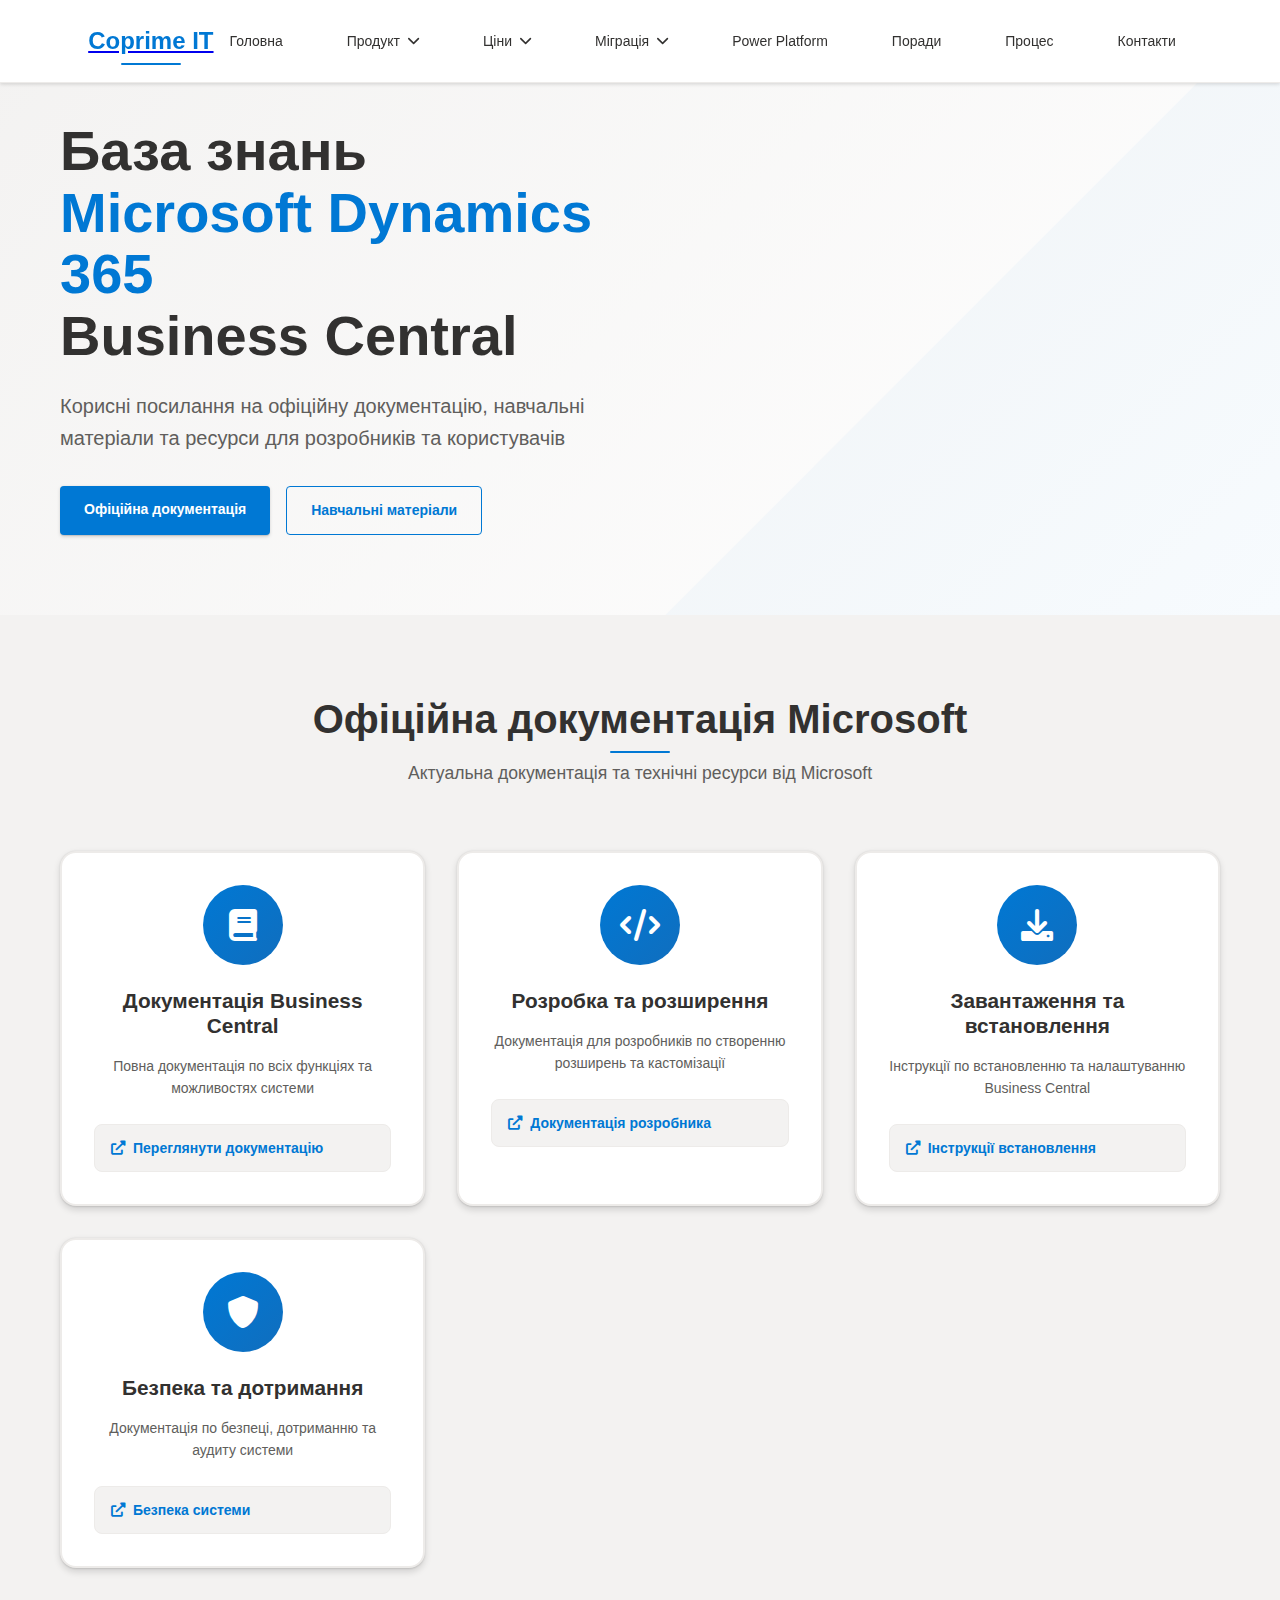
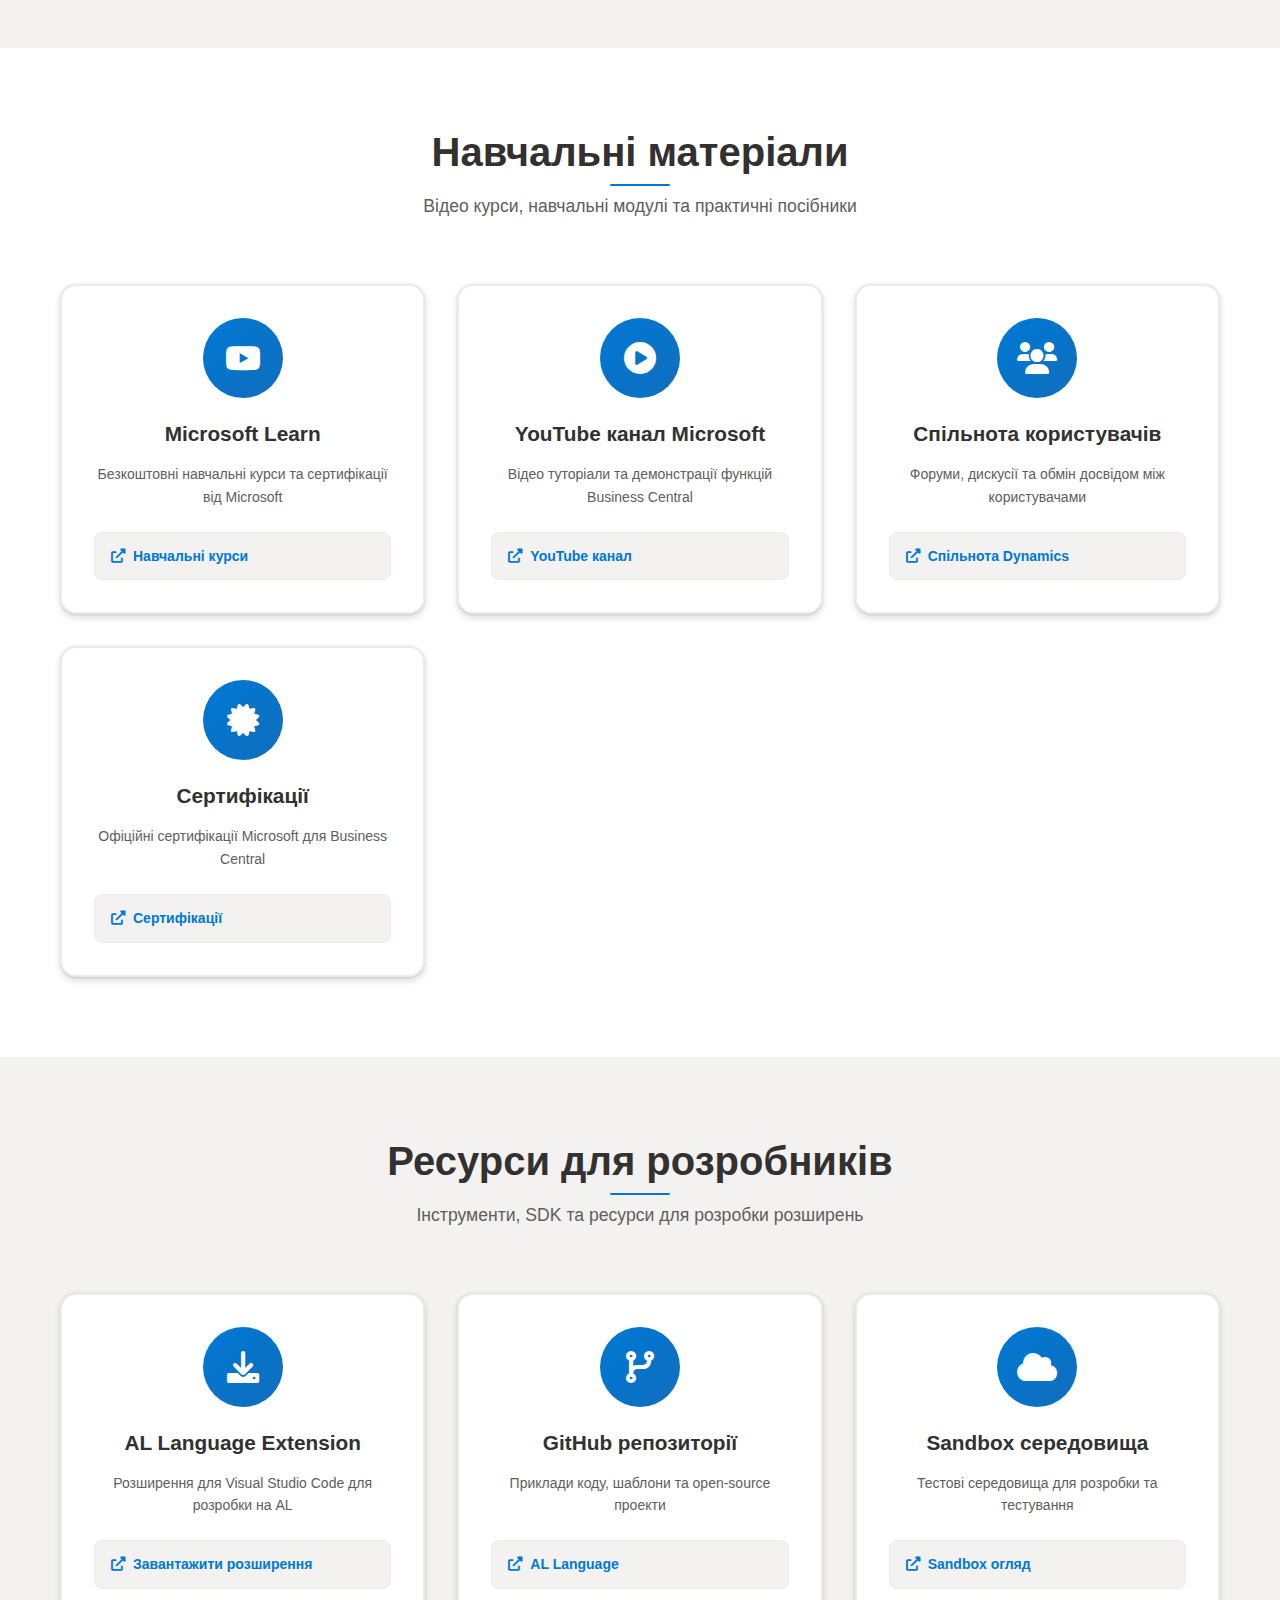
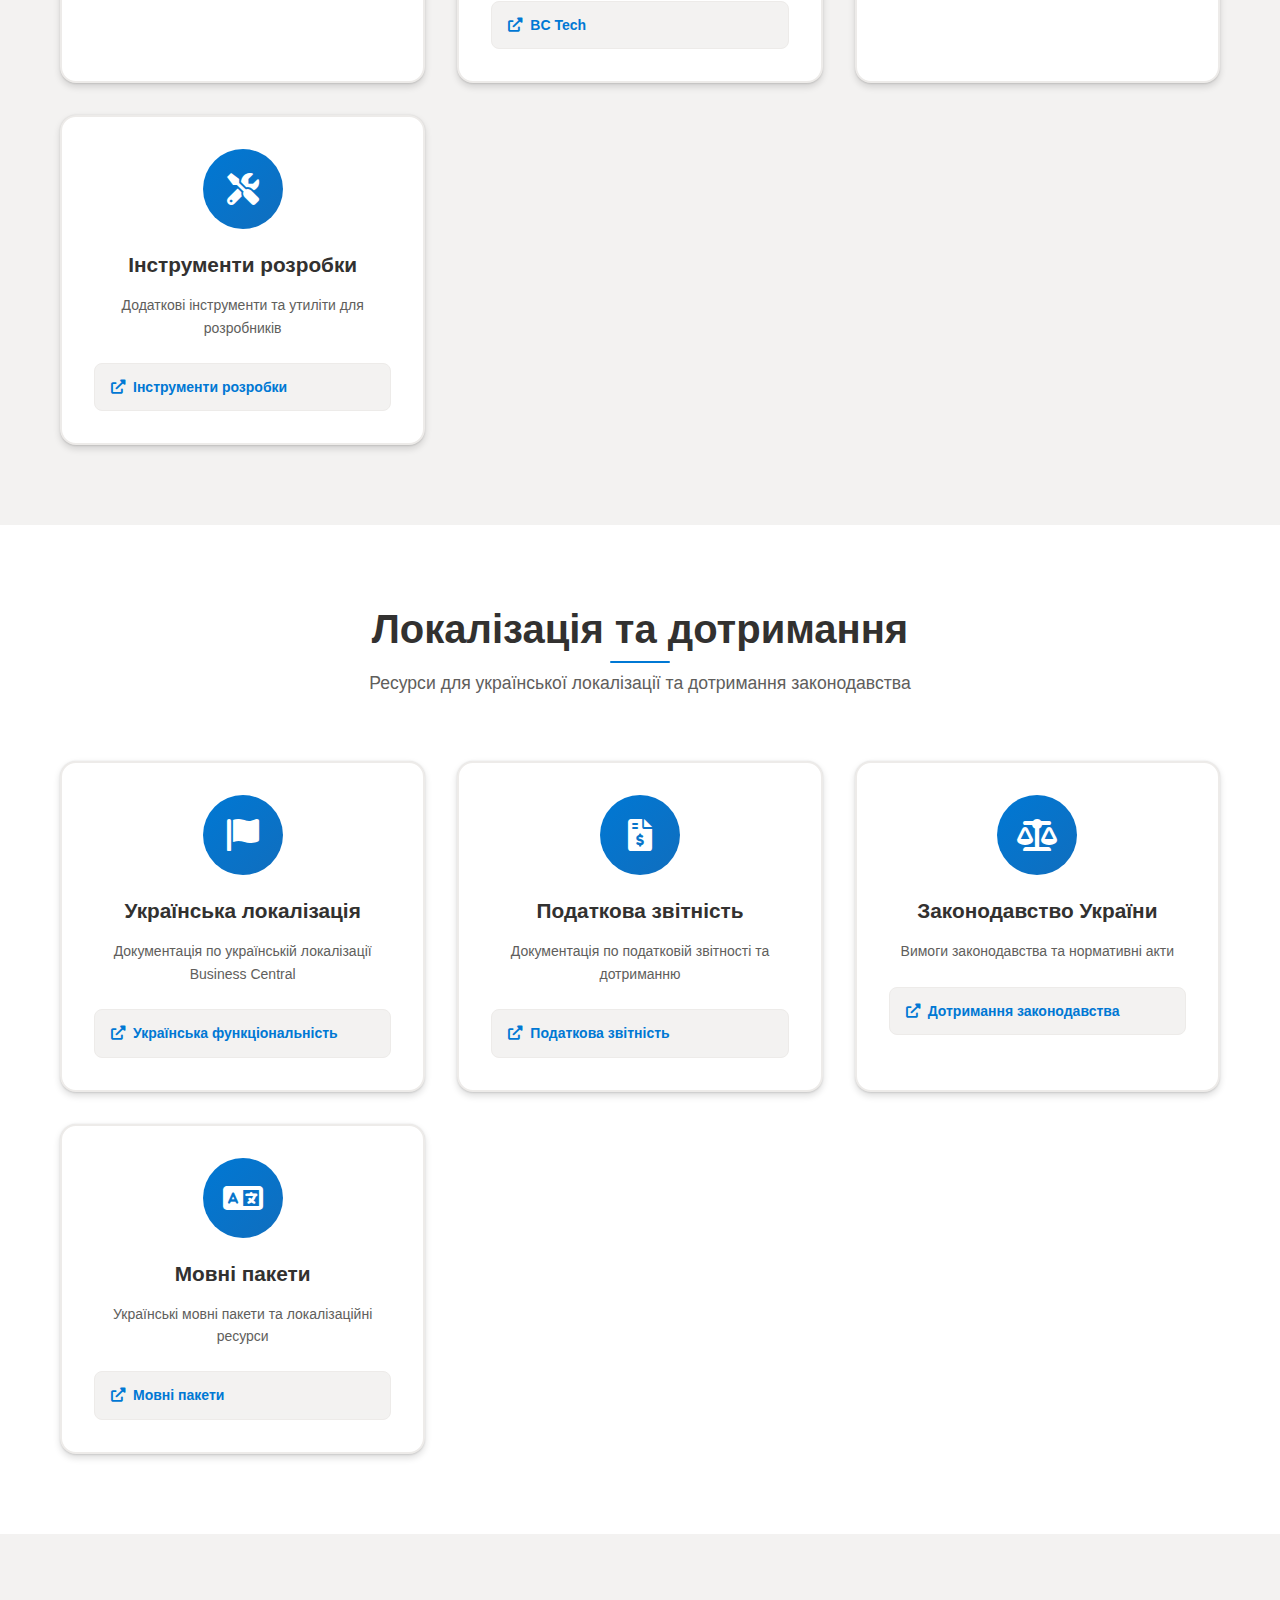
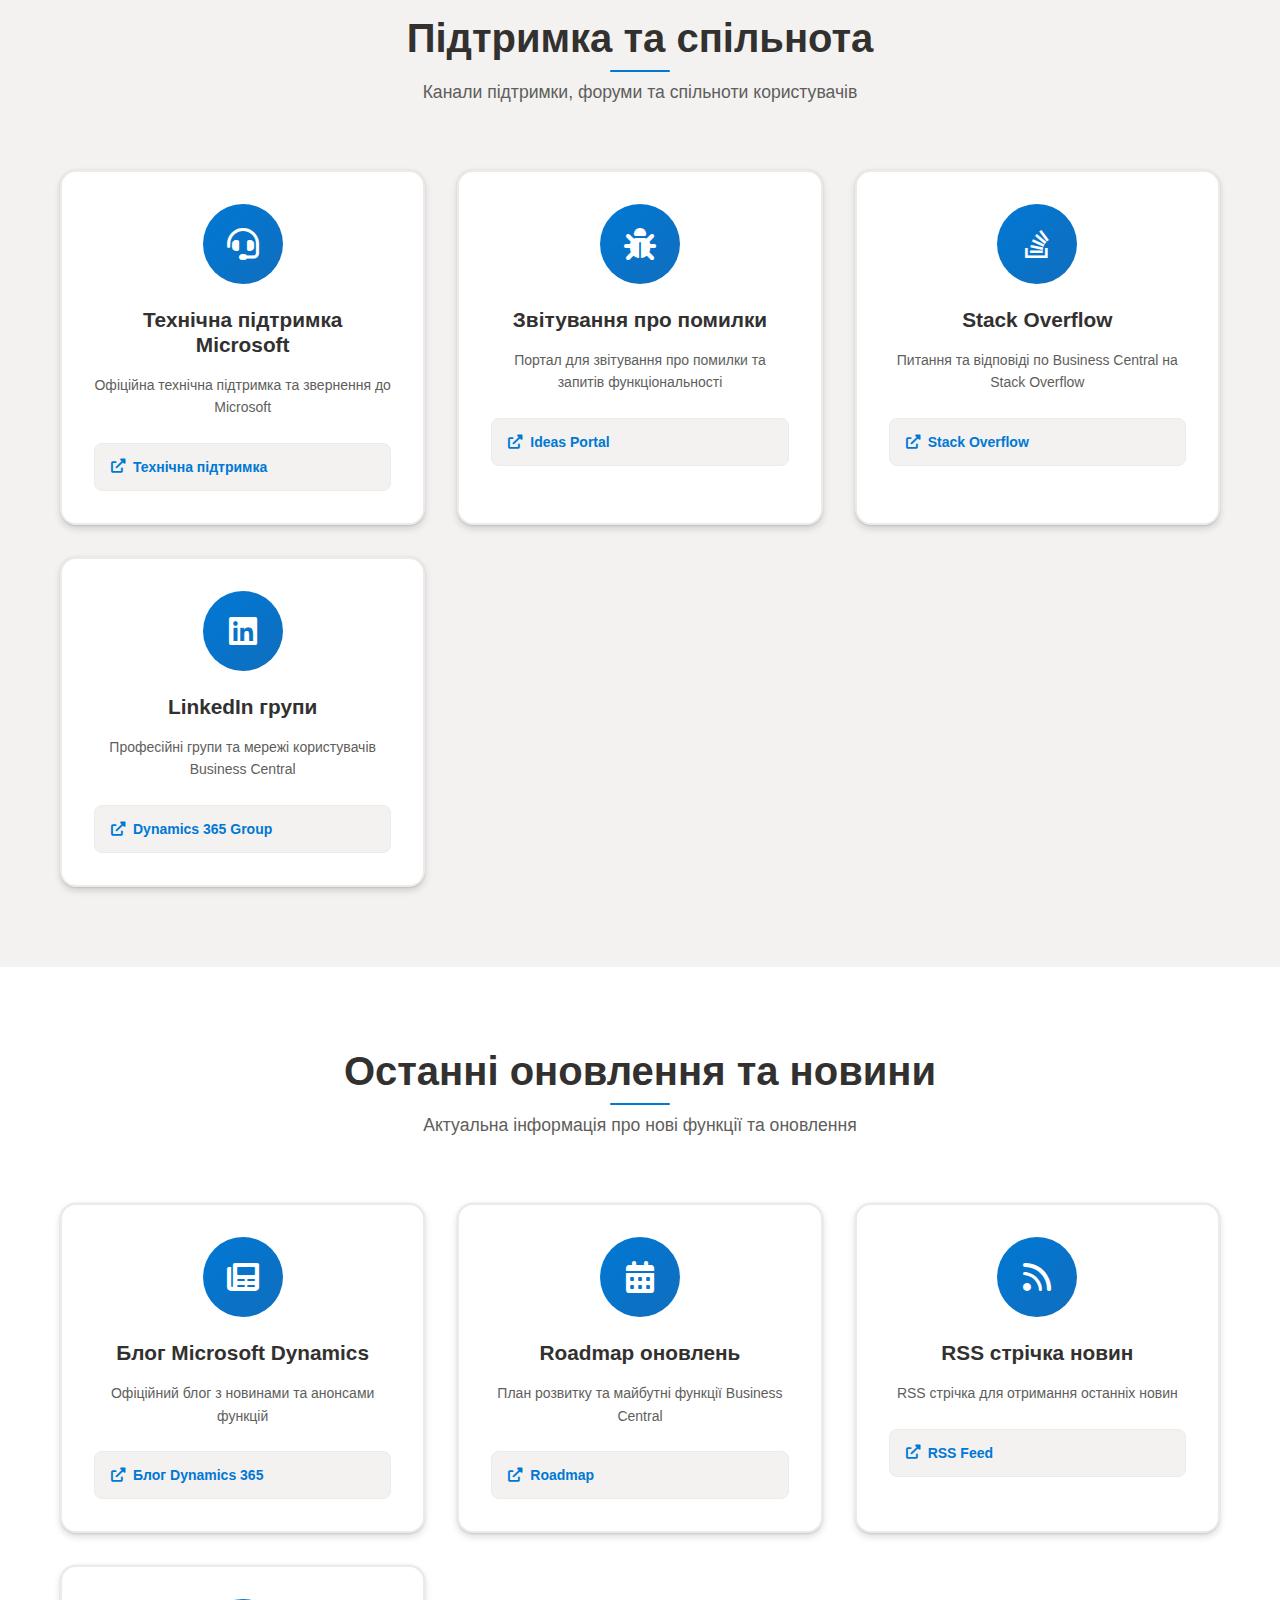
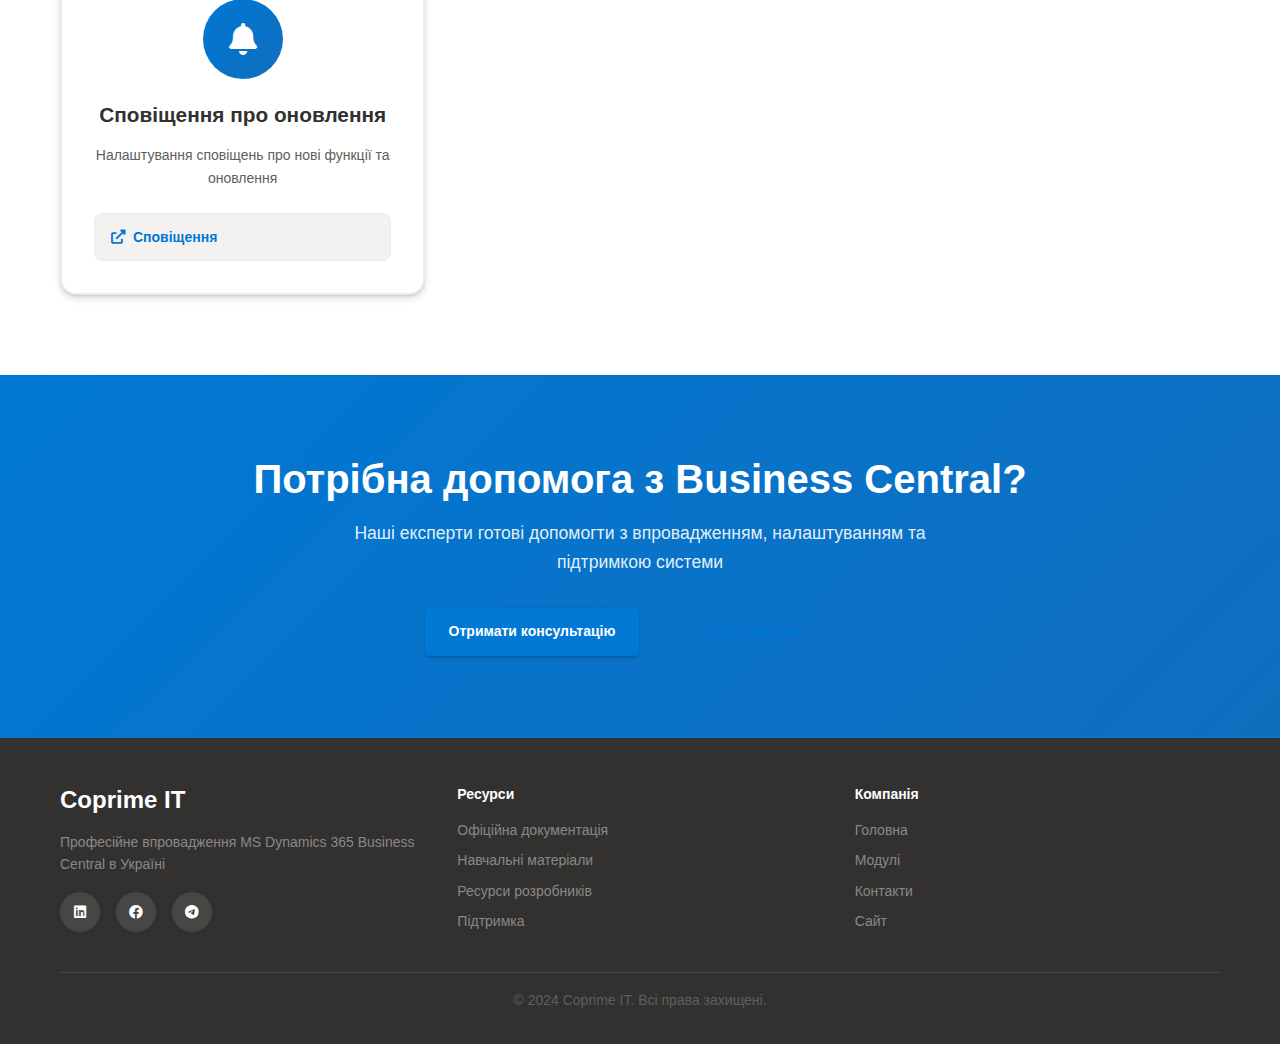
<file: knowledge-base.html>
<!DOCTYPE html>
<html lang="uk">
<head>
    <meta charset="UTF-8">
    <meta name="viewport" content="width=device-width, initial-scale=1.0">
    
    <!-- Primary Meta Tags -->
    <title>База знань Microsoft Business Central | Документація та ресурси | Coprime IT</title>
    <meta name="title" content="База знань Microsoft Business Central | Документація та ресурси | Coprime IT">
    <meta name="description" content="Корисні посилання на офіційну документацію Microsoft Business Central, навчальні матеріали, відео та ресурси для розробників та користувачів.">
    <meta name="keywords" content="Microsoft Business Central документація, база знань, навчальні матеріали, ресурси, Coprime IT">
    <meta name="author" content="Coprime IT">
    <meta name="robots" content="index, follow">
    <meta name="language" content="uk">
    <meta name="revisit-after" content="7 days">
    <meta name="distribution" content="global">
    
    <!-- Open Graph / Facebook -->
    <meta property="og:type" content="website">
    <meta property="og:url" content="https://coprime.it/knowledge-base">
    <meta property="og:title" content="База знань Microsoft Business Central | Документація та ресурси">
    <meta property="og:description" content="Корисні посилання на офіційну документацію Microsoft Business Central, навчальні матеріали та ресурси.">
    <meta property="og:image" content="https://coprime.it/images/business-central-knowledge.jpg">
    <meta property="og:image:width" content="1200">
    <meta property="og:image:height" content="630">
    <meta property="og:site_name" content="Coprime IT">
    <meta property="og:locale" content="uk_UA">
    
    <!-- Twitter -->
    <meta property="twitter:card" content="summary_large_image">
    <meta property="twitter:url" content="https://coprime.it/knowledge-base">
    <meta property="twitter:title" content="База знань Microsoft Business Central | Документація та ресурси">
    <meta property="twitter:description" content="Корисні посилання на офіційну документацію Microsoft Business Central, навчальні матеріали та ресурси.">
    <meta property="twitter:image" content="https://coprime.it/images/business-central-knowledge.jpg">
    
    <!-- Additional SEO Meta Tags -->
    <meta name="geo.region" content="UA">
    <meta name="geo.placename" content="Україна">
    <meta name="DC.title" content="База знань Microsoft Business Central">
    <meta name="DC.description" content="Корисні посилання на офіційну документацію Microsoft Business Central">
    <meta name="DC.language" content="uk">
    <meta name="DC.publisher" content="Coprime IT">
    <meta name="DC.coverage" content="Україна">
    <meta name="DC.subject" content="Microsoft Business Central документація, база знань">
    
    <!-- Canonical URL -->
    <link rel="canonical" href="https://coprime.it/knowledge-base">
    
    <!-- Structured Data (JSON-LD) -->
    <script type="application/ld+json">
    {
        "@context": "https://schema.org",
        "@type": "WebPage",
        "name": "База знань Microsoft Business Central",
        "description": "Корисні посилання на офіційну документацію Microsoft Business Central, навчальні матеріали та ресурси",
        "url": "https://coprime.it/knowledge-base",
        "publisher": {
            "@type": "Organization",
            "name": "Coprime IT"
        },
        "mainEntity": {
            "@type": "CollectionPage",
            "name": "Business Central Resources",
            "description": "Документація та навчальні матеріали"
        }
    }
    </script>
    
    <link rel="stylesheet" href="styles.css">
    <link href="https://fonts.googleapis.com/css2?family=Inter:wght@300;400;500;600;700&display=swap" rel="stylesheet">
    <link rel="stylesheet" href="https://cdnjs.cloudflare.com/ajax/libs/font-awesome/6.0.0/css/all.min.css">
</head>
<body>
    <!-- Header -->
    <header class="header">
        <nav class="navbar">
            <div class="nav-container">
                <div class="nav-logo">
                    <a href="index.html" title="Повернутися на головну">
                        <h2>Coprime IT</h2>
                    </a>
                </div>
                <ul class="nav-menu" role="navigation" aria-label="Головна навігація">
                    <li><a href="index.html" title="Головна сторінка">Головна</a></li>
                    <li class="nav-dropdown">
                        <a href="index.html#product" title="Продукт та послуги" class="nav-dropdown-toggle">
                            Продукт <i class="fas fa-chevron-down"></i>
                        </a>
                        <ul class="nav-dropdown-menu">
                            <li><a href="index.html#services" title="Послуги впровадження ERP">Послуги</a></li>
                            <li><a href="modules.html" title="Детальний опис модулів Business Central">Модулі</a></li>
                            <li><a href="index.html#ai-features" title="AI функції Microsoft Copilot">AI функції</a></li>
                            <li><a href="index.html#specifications" title="Технічні характеристики ERP">Технічні характеристики</a></li>
                        </ul>
                    </li>
                    <li class="nav-dropdown">
                        <a href="index.html#pricing" title="Ціни та ресурси" class="nav-dropdown-toggle">
                            Ціни <i class="fas fa-chevron-down"></i>
                        </a>
                        <ul class="nav-dropdown-menu">
                            <li><a href="index.html#pricing" title="Ціни на ліцензії Business Central">Ліцензії</a></li>
                            <li><a href="knowledge-base.html" title="База знань Microsoft Business Central">База знань</a></li>
                        </ul>
                    </li>
                    <li class="nav-dropdown">
                        <a href="index.html#migration-urgency" title="Міграція та переваги" class="nav-dropdown-toggle">
                            Міграція <i class="fas fa-chevron-down"></i>
                        </a>
                        <ul class="nav-dropdown-menu">
                            <li><a href="management.html" title="Для менеджменту">Для менеджменту</a></li>
                            <li><a href="migration-guide.html" title="Інструкція для розробників 1С">Інструкція для розробників</a></li>
                            <li><a href="index.html#migration-urgency" title="Міграція з 1С">З 1С</a></li>
                            <li><a href="index.html#benefits" title="Переваги Business Central">Переваги</a></li>
                        </ul>
                    </li>
                    <li><a href="power-platform.html" title="Power Platform для Microsoft Dynamics 365 Business Central">Power Platform</a></li>
                    <li><a href="implementation-tips.html" title="Поради успішного впровадження Microsoft Dynamics 365 Business Central">Поради</a></li>
                    <li><a href="index.html#process" title="Процес впровадження">Процес</a></li>
                    <li><a href="index.html#contact" title="Контакти Coprime IT">Контакти</a></li>
                </ul>
                <div class="nav-toggle">
                    <span></span>
                    <span></span>
                    <span></span>
                </div>
            </div>
        </nav>
    </header>

    <!-- Hero Section -->
    <main>
        <section class="hero">
            <div class="hero-container">
                <div class="hero-content">
                    <h1 class="hero-title">
                        База знань <span class="highlight">Microsoft Dynamics 365</span><br>
                        Business Central
                    </h1>
                    <p class="hero-subtitle">
                        Корисні посилання на офіційну документацію, навчальні матеріали та ресурси для розробників та користувачів
                    </p>
                    <div class="hero-buttons">
                        <a href="#official-docs" class="btn btn-primary" title="Офіційна документація">Офіційна документація</a>
                        <a href="#learning-resources" class="btn btn-secondary" title="Навчальні матеріали">Навчальні матеріали</a>
                    </div>
                </div>
            </div>
        </section>

        <!-- Official Documentation Section -->
        <section id="official-docs" class="knowledge-section">
            <div class="container">
                <div class="section-header">
                    <h2>Офіційна документація Microsoft</h2>
                    <p>Актуальна документація та технічні ресурси від Microsoft</p>
                </div>
                
                <div class="resources-grid">
                    <div class="resource-card">
                        <div class="resource-icon">
                            <i class="fas fa-book"></i>
                        </div>
                        <h3>Документація Business Central</h3>
                        <p>Повна документація по всіх функціях та можливостях системи</p>
                        <div class="resource-links">
                            <a href="https://learn.microsoft.com/en-us/dynamics365/business-central/" target="_blank" rel="noopener noreferrer" class="resource-link">
                                <i class="fas fa-external-link-alt"></i>
                                Переглянути документацію
                            </a>
                        </div>
                    </div>

                    <div class="resource-card">
                        <div class="resource-icon">
                            <i class="fas fa-code"></i>
                        </div>
                        <h3>Розробка та розширення</h3>
                        <p>Документація для розробників по створенню розширень та кастомізації</p>
                        <div class="resource-links">
                            <a href="https://learn.microsoft.com/en-us/dynamics365/business-central/dev-itpro/" target="_blank" rel="noopener noreferrer" class="resource-link">
                                <i class="fas fa-external-link-alt"></i>
                                Документація розробника
                            </a>
                        </div>
                    </div>

                    <div class="resource-card">
                        <div class="resource-icon">
                            <i class="fas fa-download"></i>
                        </div>
                        <h3>Завантаження та встановлення</h3>
                        <p>Інструкції по встановленню та налаштуванню Business Central</p>
                        <div class="resource-links">
                            <a href="https://learn.microsoft.com/en-us/dynamics365/business-central/dev-itpro/deployment/" target="_blank" rel="noopener noreferrer" class="resource-link">
                                <i class="fas fa-external-link-alt"></i>
                                Інструкції встановлення
                            </a>
                        </div>
                    </div>

                    <div class="resource-card">
                        <div class="resource-icon">
                            <i class="fas fa-shield-alt"></i>
                        </div>
                        <h3>Безпека та дотримання</h3>
                        <p>Документація по безпеці, дотриманню та аудиту системи</p>
                        <div class="resource-links">
                            <a href="https://learn.microsoft.com/en-us/dynamics365/business-central/dev-itpro/security/" target="_blank" rel="noopener noreferrer" class="resource-link">
                                <i class="fas fa-external-link-alt"></i>
                                Безпека системи
                            </a>
                        </div>
                    </div>
                </div>
            </div>
        </section>

        <!-- Learning Resources Section -->
        <section id="learning-resources" class="knowledge-section">
            <div class="container">
                <div class="section-header">
                    <h2>Навчальні матеріали</h2>
                    <p>Відео курси, навчальні модулі та практичні посібники</p>
                </div>
                
                <div class="resources-grid">
                    <div class="resource-card">
                        <div class="resource-icon">
                            <i class="fab fa-youtube"></i>
                        </div>
                        <h3>Microsoft Learn</h3>
                        <p>Безкоштовні навчальні курси та сертифікації від Microsoft</p>
                        <div class="resource-links">
                            <a href="https://learn.microsoft.com/en-us/training/dynamics365/business-central" target="_blank" rel="noopener noreferrer" class="resource-link">
                                <i class="fas fa-external-link-alt"></i>
                                Навчальні курси
                            </a>
                        </div>
                    </div>

                    <div class="resource-card">
                        <div class="resource-icon">
                            <i class="fas fa-play-circle"></i>
                        </div>
                        <h3>YouTube канал Microsoft</h3>
                        <p>Відео туторіали та демонстрації функцій Business Central</p>
                        <div class="resource-links">
                            <a href="https://www.youtube.com/c/MicrosoftDynamics365" target="_blank" rel="noopener noreferrer" class="resource-link">
                                <i class="fas fa-external-link-alt"></i>
                                YouTube канал
                            </a>
                        </div>
                    </div>

                    <div class="resource-card">
                        <div class="resource-icon">
                            <i class="fas fa-users"></i>
                        </div>
                        <h3>Спільнота користувачів</h3>
                        <p>Форуми, дискусії та обмін досвідом між користувачами</p>
                        <div class="resource-links">
                            <a href="https://community.dynamics.com/business/" target="_blank" rel="noopener noreferrer" class="resource-link">
                                <i class="fas fa-external-link-alt"></i>
                                Спільнота Dynamics
                            </a>
                        </div>
                    </div>

                    <div class="resource-card">
                        <div class="resource-icon">
                            <i class="fas fa-certificate"></i>
                        </div>
                        <h3>Сертифікації</h3>
                        <p>Офіційні сертифікації Microsoft для Business Central</p>
                        <div class="resource-links">
                            <a href="https://learn.microsoft.com/en-us/certifications/browse/?products=dynamics-365-business-central" target="_blank" rel="noopener noreferrer" class="resource-link">
                                <i class="fas fa-external-link-alt"></i>
                                Сертифікації
                            </a>
                        </div>
                    </div>
                </div>
            </div>
        </section>

        <!-- Developer Resources Section -->
        <section id="developer-resources" class="knowledge-section">
            <div class="container">
                <div class="section-header">
                    <h2>Ресурси для розробників</h2>
                    <p>Інструменти, SDK та ресурси для розробки розширень</p>
                </div>
                
                <div class="resources-grid">
                    <div class="resource-card">
                        <div class="resource-icon">
                            <i class="fas fa-download"></i>
                        </div>
                        <h3>AL Language Extension</h3>
                        <p>Розширення для Visual Studio Code для розробки на AL</p>
                        <div class="resource-links">
                            <a href="https://marketplace.visualstudio.com/items?itemName=ms-dynamics-smb.al" target="_blank" rel="noopener noreferrer" class="resource-link">
                                <i class="fas fa-external-link-alt"></i>
                                Завантажити розширення
                            </a>
                        </div>
                    </div>

                    <div class="resource-card">
                        <div class="resource-icon">
                            <i class="fas fa-code-branch"></i>
                        </div>
                        <h3>GitHub репозиторії</h3>
                        <p>Приклади коду, шаблони та open-source проекти</p>
                        <div class="resource-links">
                            <a href="https://github.com/microsoft/AL" target="_blank" rel="noopener noreferrer" class="resource-link">
                                <i class="fas fa-external-link-alt"></i>
                                AL Language
                            </a>
                            <a href="https://github.com/microsoft/BCTech" target="_blank" rel="noopener noreferrer" class="resource-link">
                                <i class="fas fa-external-link-alt"></i>
                                BC Tech
                            </a>
                        </div>
                    </div>

                    <div class="resource-card">
                        <div class="resource-icon">
                            <i class="fas fa-cloud"></i>
                        </div>
                        <h3>Sandbox середовища</h3>
                        <p>Тестові середовища для розробки та тестування</p>
                        <div class="resource-links">
                            <a href="https://learn.microsoft.com/en-us/dynamics365/business-central/dev-itpro/developer/devenv-sandbox-overview" target="_blank" rel="noopener noreferrer" class="resource-link">
                                <i class="fas fa-external-link-alt"></i>
                                Sandbox огляд
                            </a>
                        </div>
                    </div>

                    <div class="resource-card">
                        <div class="resource-icon">
                            <i class="fas fa-tools"></i>
                        </div>
                        <h3>Інструменти розробки</h3>
                        <p>Додаткові інструменти та утиліти для розробників</p>
                        <div class="resource-links">
                            <a href="https://learn.microsoft.com/en-us/dynamics365/business-central/dev-itpro/developer/devenv-dev-overview" target="_blank" rel="noopener noreferrer" class="resource-link">
                                <i class="fas fa-external-link-alt"></i>
                                Інструменти розробки
                            </a>
                        </div>
                    </div>
                </div>
            </div>
        </section>

        <!-- Localization & Compliance Section -->
        <section id="localization" class="knowledge-section">
            <div class="container">
                <div class="section-header">
                    <h2>Локалізація та дотримання</h2>
                    <p>Ресурси для української локалізації та дотримання законодавства</p>
                </div>
                
                <div class="resources-grid">
                    <div class="resource-card">
                        <div class="resource-icon">
                            <i class="fas fa-flag"></i>
                        </div>
                        <h3>Українська локалізація</h3>
                        <p>Документація по українській локалізації Business Central</p>
                        <div class="resource-links">
                            <a href="https://learn.microsoft.com/en-us/dynamics365/business-central/localfunctionality/ukraine/ukraine-local-functionality" target="_blank" rel="noopener noreferrer" class="resource-link">
                                <i class="fas fa-external-link-alt"></i>
                                Українська функціональність
                            </a>
                        </div>
                    </div>

                    <div class="resource-card">
                        <div class="resource-icon">
                            <i class="fas fa-file-invoice-dollar"></i>
                        </div>
                        <h3>Податкова звітність</h3>
                        <p>Документація по податковій звітності та дотриманню</p>
                        <div class="resource-links">
                            <a href="https://learn.microsoft.com/en-us/dynamics365/business-central/localfunctionality/ukraine/ukraine-tax-reporting" target="_blank" rel="noopener noreferrer" class="resource-link">
                                <i class="fas fa-external-link-alt"></i>
                                Податкова звітність
                            </a>
                        </div>
                    </div>

                    <div class="resource-card">
                        <div class="resource-icon">
                            <i class="fas fa-balance-scale"></i>
                        </div>
                        <h3>Законодавство України</h3>
                        <p>Вимоги законодавства та нормативні акти</p>
                        <div class="resource-links">
                            <a href="https://learn.microsoft.com/en-us/dynamics365/business-central/localfunctionality/ukraine/ukraine-compliance" target="_blank" rel="noopener noreferrer" class="resource-link">
                                <i class="fas fa-external-link-alt"></i>
                                Дотримання законодавства
                            </a>
                        </div>
                    </div>

                    <div class="resource-card">
                        <div class="resource-icon">
                            <i class="fas fa-language"></i>
                        </div>
                        <h3>Мовні пакети</h3>
                        <p>Українські мовні пакети та локалізаційні ресурси</p>
                        <div class="resource-links">
                            <a href="https://learn.microsoft.com/en-us/dynamics365/business-central/dev-itpro/deployment/install-language-packs" target="_blank" rel="noopener noreferrer" class="resource-link">
                                <i class="fas fa-external-link-alt"></i>
                                Мовні пакети
                            </a>
                        </div>
                    </div>
                </div>
            </div>
        </section>

        <!-- Support & Community Section -->
        <section id="support-community" class="knowledge-section">
            <div class="container">
                <div class="section-header">
                    <h2>Підтримка та спільнота</h2>
                    <p>Канали підтримки, форуми та спільноти користувачів</p>
                </div>
                
                <div class="resources-grid">
                    <div class="resource-card">
                        <div class="resource-icon">
                            <i class="fas fa-headset"></i>
                        </div>
                        <h3>Технічна підтримка Microsoft</h3>
                        <p>Офіційна технічна підтримка та звернення до Microsoft</p>
                        <div class="resource-links">
                            <a href="https://support.microsoft.com/en-us/dynamics-365-business-central" target="_blank" rel="noopener noreferrer" class="resource-link">
                                <i class="fas fa-external-link-alt"></i>
                                Технічна підтримка
                            </a>
                        </div>
                    </div>

                    <div class="resource-card">
                        <div class="resource-icon">
                            <i class="fas fa-bug"></i>
                        </div>
                        <h3>Звітування про помилки</h3>
                        <p>Портал для звітування про помилки та запитів функціональності</p>
                        <div class="resource-links">
                            <a href="https://experience.dynamics.com/ideas/" target="_blank" rel="noopener noreferrer" class="resource-link">
                                <i class="fas fa-external-link-alt"></i>
                                Ideas Portal
                            </a>
                        </div>
                    </div>

                    <div class="resource-card">
                        <div class="resource-icon">
                            <i class="fab fa-stack-overflow"></i>
                        </div>
                        <h3>Stack Overflow</h3>
                        <p>Питання та відповіді по Business Central на Stack Overflow</p>
                        <div class="resource-links">
                            <a href="https://stackoverflow.com/questions/tagged/dynamics-365-business-central" target="_blank" rel="noopener noreferrer" class="resource-link">
                                <i class="fas fa-external-link-alt"></i>
                                Stack Overflow
                            </a>
                        </div>
                    </div>

                    <div class="resource-card">
                        <div class="resource-icon">
                            <i class="fab fa-linkedin"></i>
                        </div>
                        <h3>LinkedIn групи</h3>
                        <p>Професійні групи та мережі користувачів Business Central</p>
                        <div class="resource-links">
                            <a href="https://www.linkedin.com/groups/122504/" target="_blank" rel="noopener noreferrer" class="resource-link">
                                <i class="fas fa-external-link-alt"></i>
                                Dynamics 365 Group
                            </a>
                        </div>
                    </div>
                </div>
            </div>
        </section>

        <!-- Latest Updates Section -->
        <section id="latest-updates" class="knowledge-section">
            <div class="container">
                <div class="section-header">
                    <h2>Останні оновлення та новини</h2>
                    <p>Актуальна інформація про нові функції та оновлення</p>
                </div>
                
                <div class="resources-grid">
                    <div class="resource-card">
                        <div class="resource-icon">
                            <i class="fas fa-newspaper"></i>
                        </div>
                        <h3>Блог Microsoft Dynamics</h3>
                        <p>Офіційний блог з новинами та анонсами функцій</p>
                        <div class="resource-links">
                            <a href="https://cloudblogs.microsoft.com/dynamics365/" target="_blank" rel="noopener noreferrer" class="resource-link">
                                <i class="fas fa-external-link-alt"></i>
                                Блог Dynamics 365
                            </a>
                        </div>
                    </div>

                    <div class="resource-card">
                        <div class="resource-icon">
                            <i class="fas fa-calendar-alt"></i>
                        </div>
                        <h3>Roadmap оновлень</h3>
                        <p>План розвитку та майбутні функції Business Central</p>
                        <div class="resource-links">
                            <a href="https://www.microsoft.com/en-us/dynamics/roadmap/business-central" target="_blank" rel="noopener noreferrer" class="resource-link">
                                <i class="fas fa-external-link-alt"></i>
                                Roadmap
                            </a>
                        </div>
                    </div>

                    <div class="resource-card">
                        <div class="resource-icon">
                            <i class="fas fa-rss"></i>
                        </div>
                        <h3>RSS стрічка новин</h3>
                        <p>RSS стрічка для отримання останніх новин</p>
                        <div class="resource-links">
                            <a href="https://cloudblogs.microsoft.com/dynamics365/feed/" target="_blank" rel="noopener noreferrer" class="resource-link">
                                <i class="fas fa-external-link-alt"></i>
                                RSS Feed
                            </a>
                        </div>
                    </div>

                    <div class="resource-card">
                        <div class="resource-icon">
                            <i class="fas fa-bell"></i>
                        </div>
                        <h3>Сповіщення про оновлення</h3>
                        <p>Налаштування сповіщень про нові функції та оновлення</p>
                        <div class="resource-links">
                            <a href="https://learn.microsoft.com/en-us/dynamics365/business-central/dev-itpro/administration/tenant-admin-center-notifications" target="_blank" rel="noopener noreferrer" class="resource-link">
                                <i class="fas fa-external-link-alt"></i>
                                Сповіщення
                            </a>
                        </div>
                    </div>
                </div>
            </div>
        </section>

        <!-- CTA Section -->
        <section class="cta-section">
            <div class="container">
                <div class="cta-content">
                    <h2>Потрібна допомога з Business Central?</h2>
                    <p>Наші експерти готові допомогти з впровадженням, налаштуванням та підтримкою системи</p>
                    <div class="cta-buttons">
                        <a href="index.html#contact" class="btn btn-primary">Отримати консультацію</a>
                        <a href="index.html#services" class="btn btn-secondary">Наші послуги</a>
                    </div>
                </div>
            </div>
        </section>
    </main>

    <!-- Footer -->
    <footer class="footer">
        <div class="container">
            <div class="footer-content">
                <div class="footer-section">
                    <h3>Coprime IT</h3>
                    <p>Професійне впровадження MS Dynamics 365 Business Central в Україні</p>
                    <div class="social-links">
                        <a href="https://www.linkedin.com/company/coprime-it" target="_blank" rel="noopener noreferrer" aria-label="LinkedIn Coprime IT"><i class="fab fa-linkedin"></i></a>
                        <a href="https://www.facebook.com/coprime.it" target="_blank" rel="noopener noreferrer" aria-label="Facebook Coprime IT"><i class="fab fa-facebook"></i></a>
                        <a href="https://t.me/coprime_it" target="_blank" rel="noopener noreferrer" aria-label="Telegram Coprime IT"><i class="fab fa-telegram"></i></a>
                    </div>
                </div>
                <div class="footer-section">
                    <h4>Ресурси</h4>
                    <ul>
                        <li><a href="#official-docs">Офіційна документація</a></li>
                        <li><a href="#learning-resources">Навчальні матеріали</a></li>
                        <li><a href="#developer-resources">Ресурси розробників</a></li>
                        <li><a href="#support-community">Підтримка</a></li>
                    </ul>
                </div>
                <div class="footer-section">
                    <h4>Компанія</h4>
                    <ul>
                        <li><a href="index.html">Головна</a></li>
                        <li><a href="modules.html">Модулі</a></li>
                        <li><a href="index.html#contact">Контакти</a></li>
                        <li><a href="https://coprime.it" target="_blank" rel="noopener noreferrer" title="Офіційний сайт Coprime IT">Сайт</a></li>
                    </ul>
                </div>
            </div>
            <div class="footer-bottom">
                <p>&copy; 2024 Coprime IT. Всі права захищені.</p>
            </div>
        </div>
    </footer>

    <script src="script.js"></script>
</body>
</html>
</file>
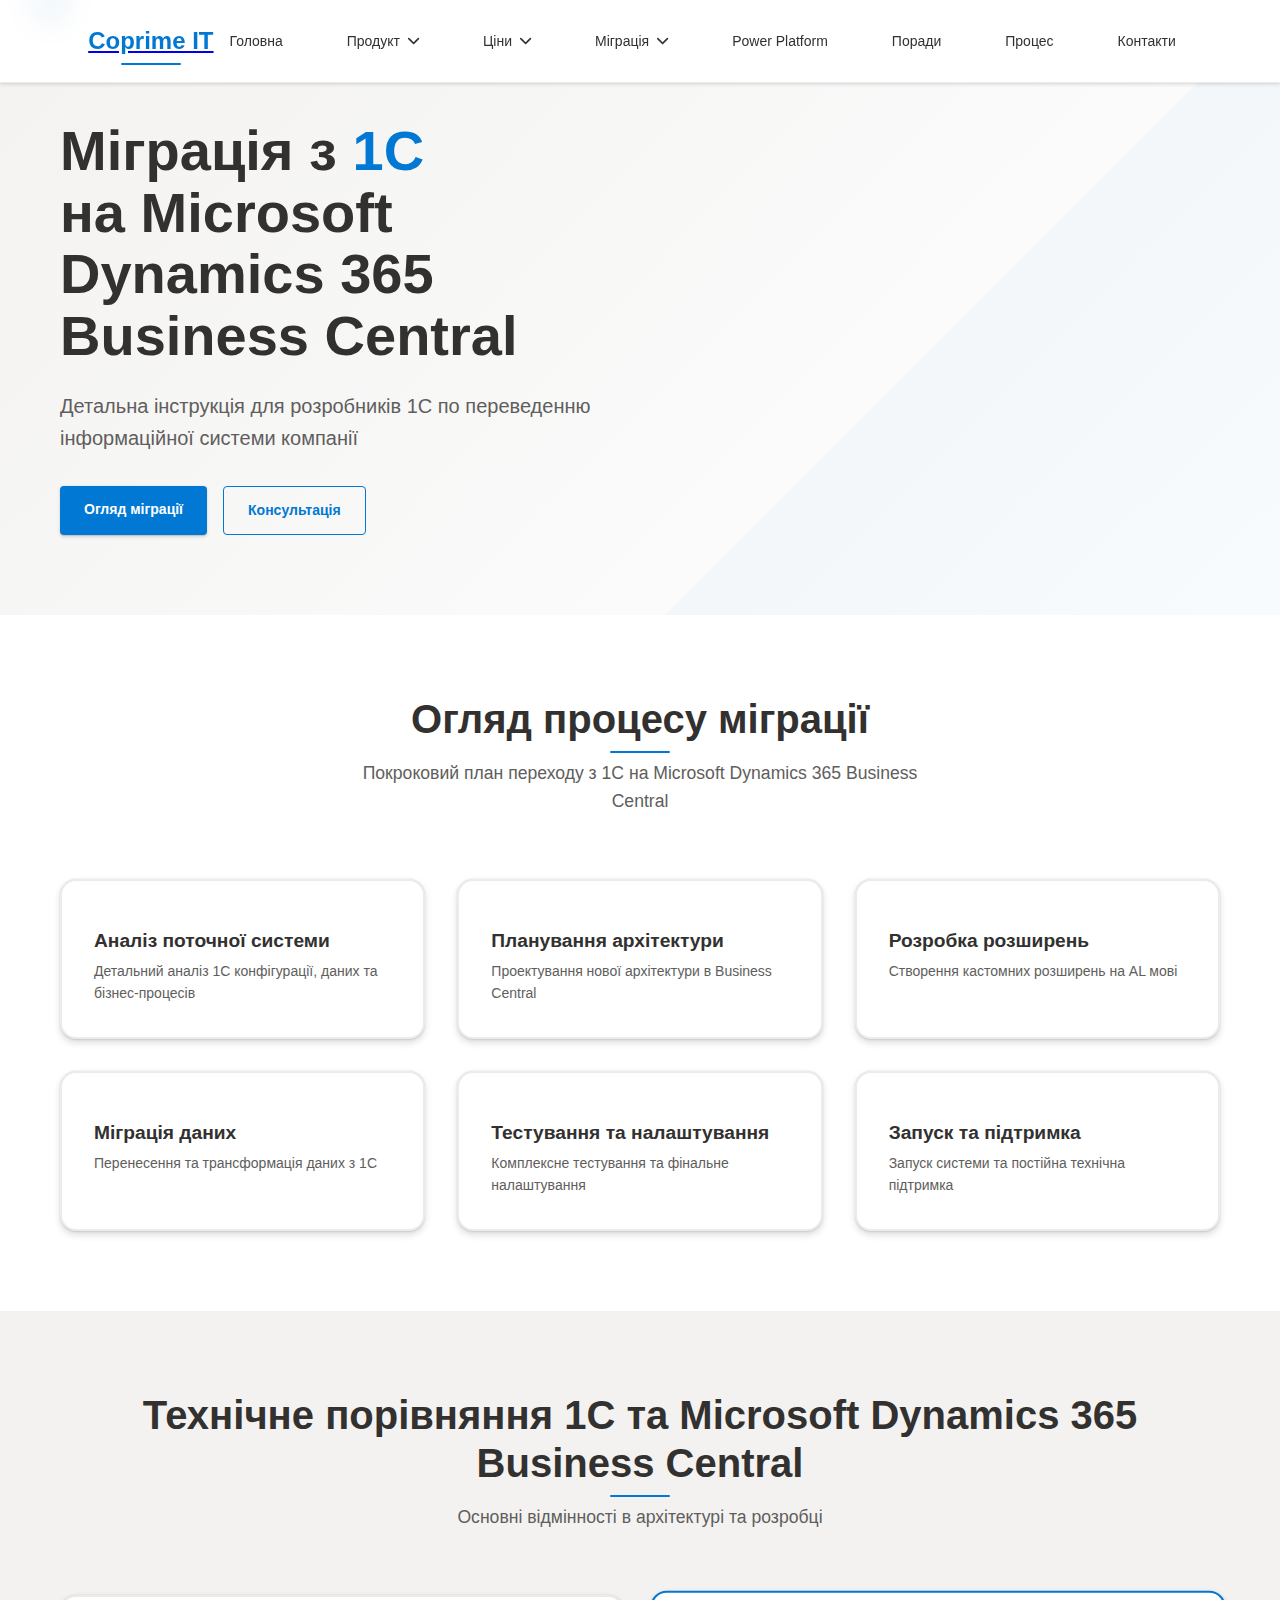
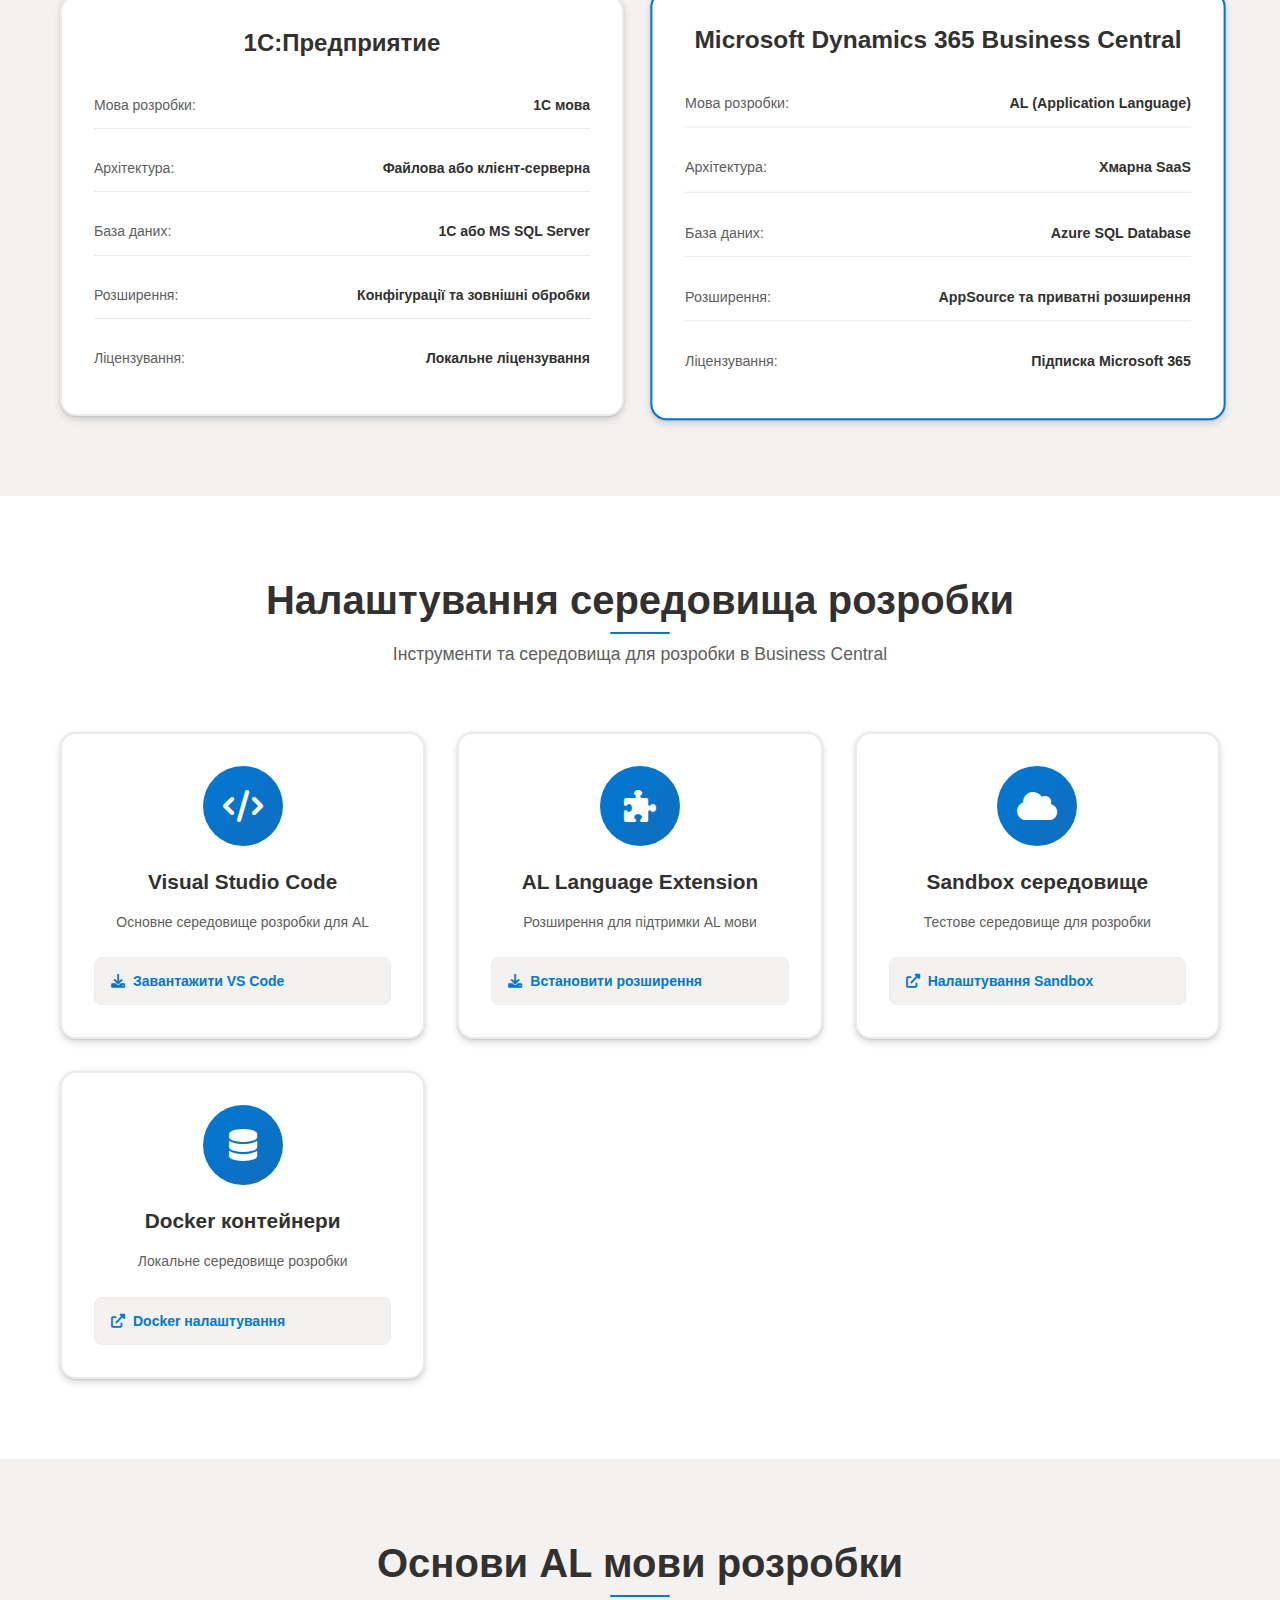
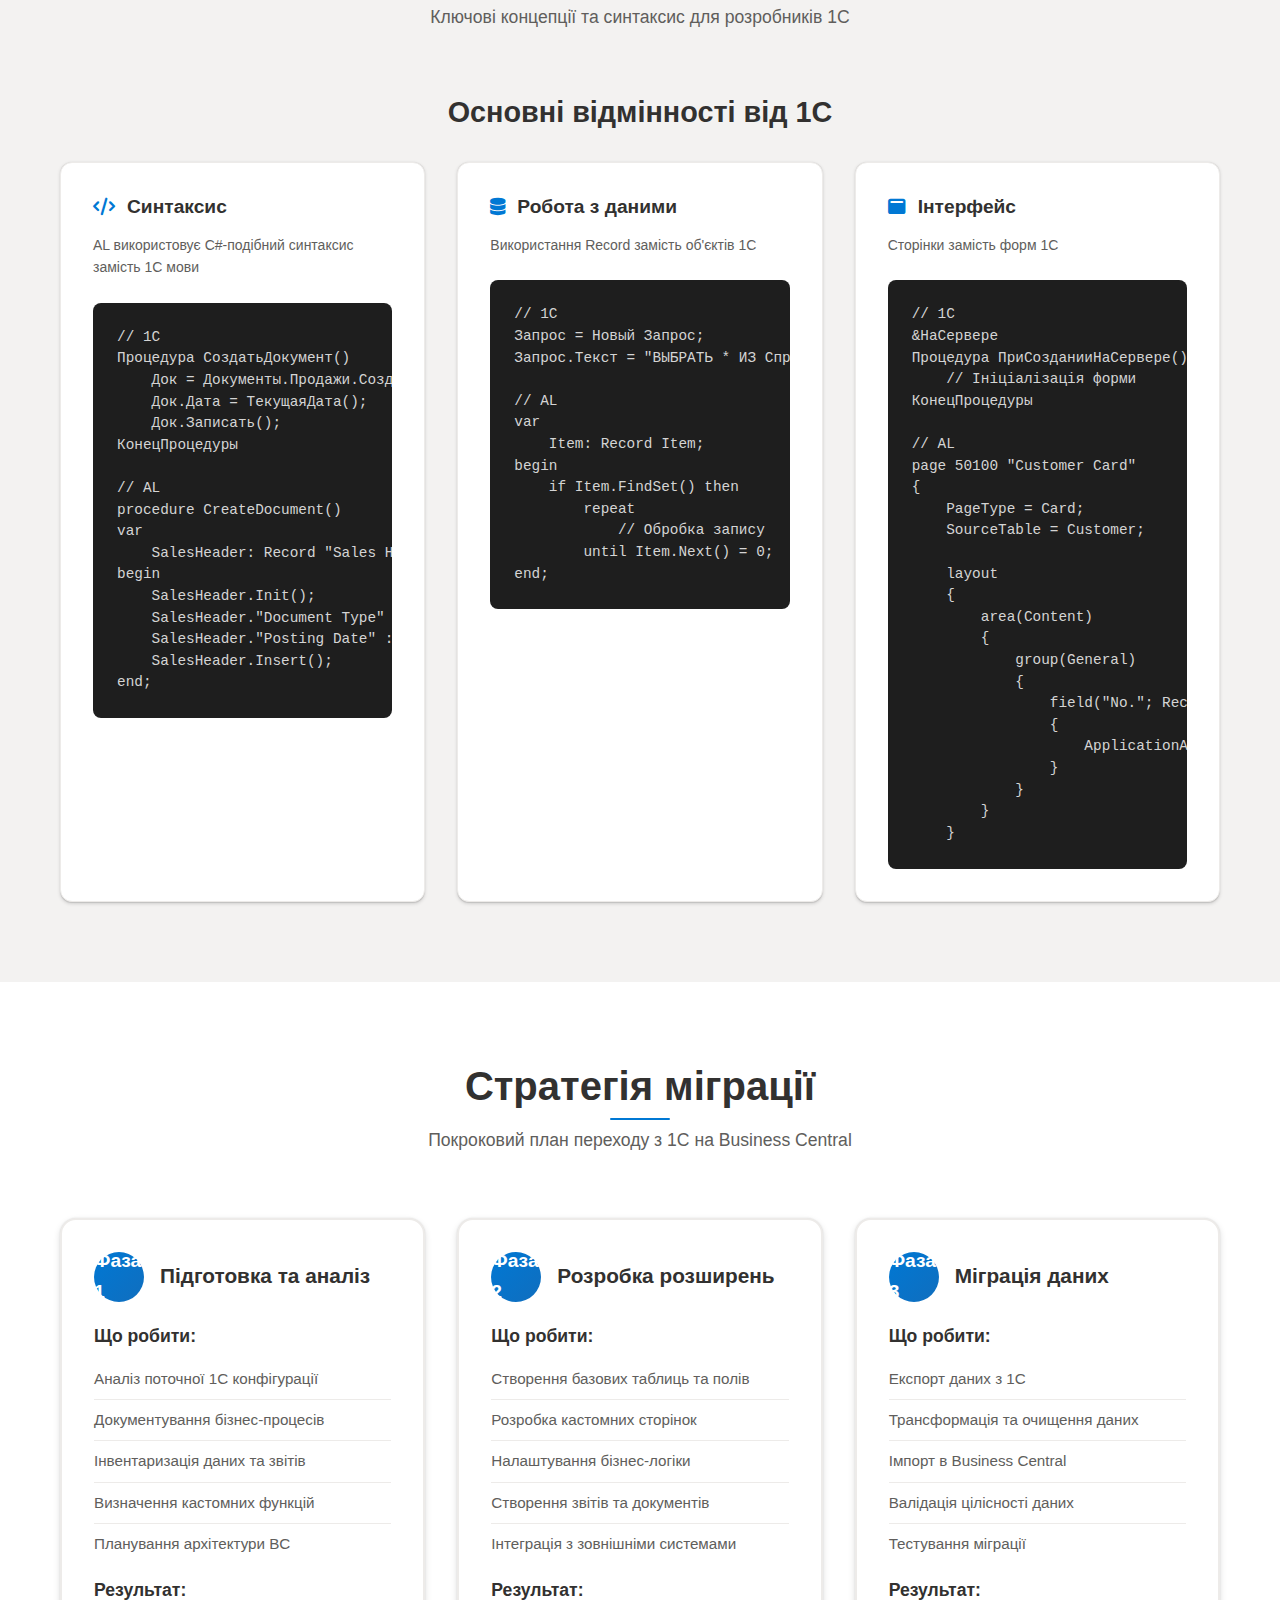
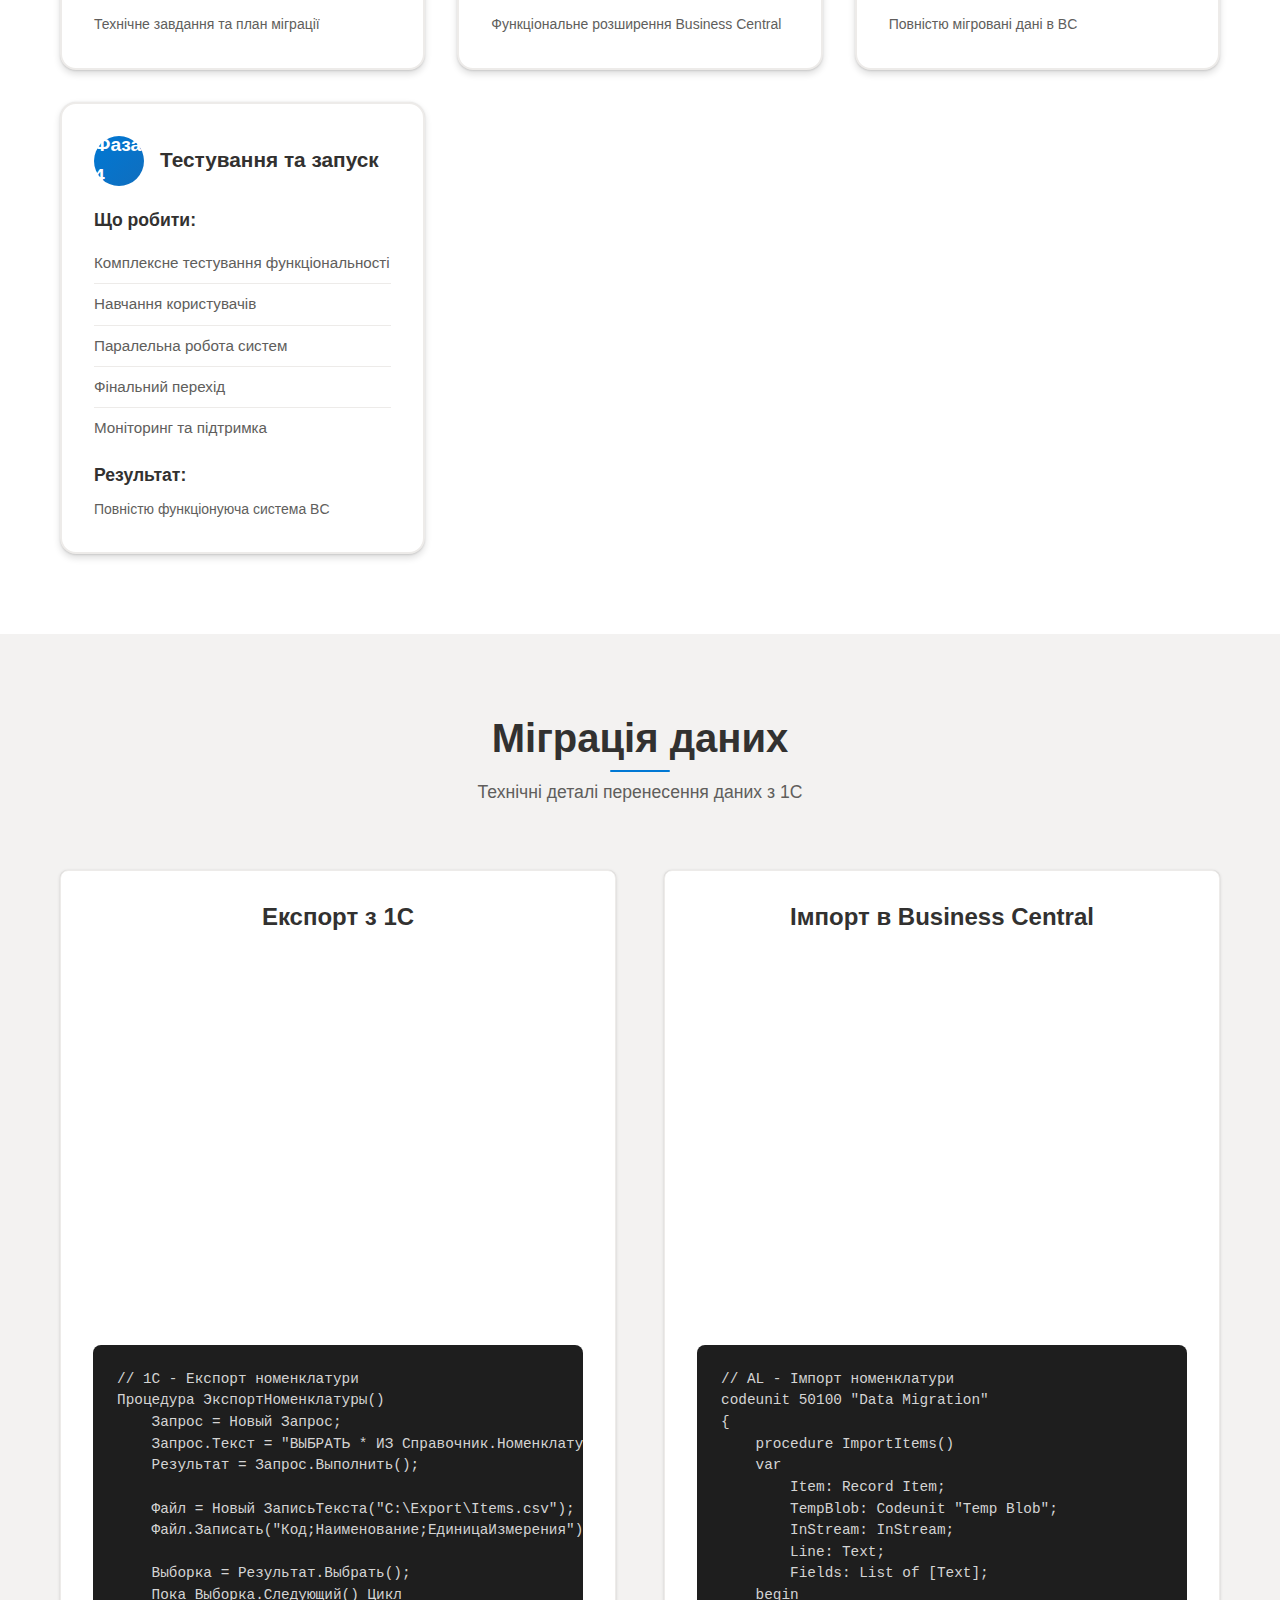
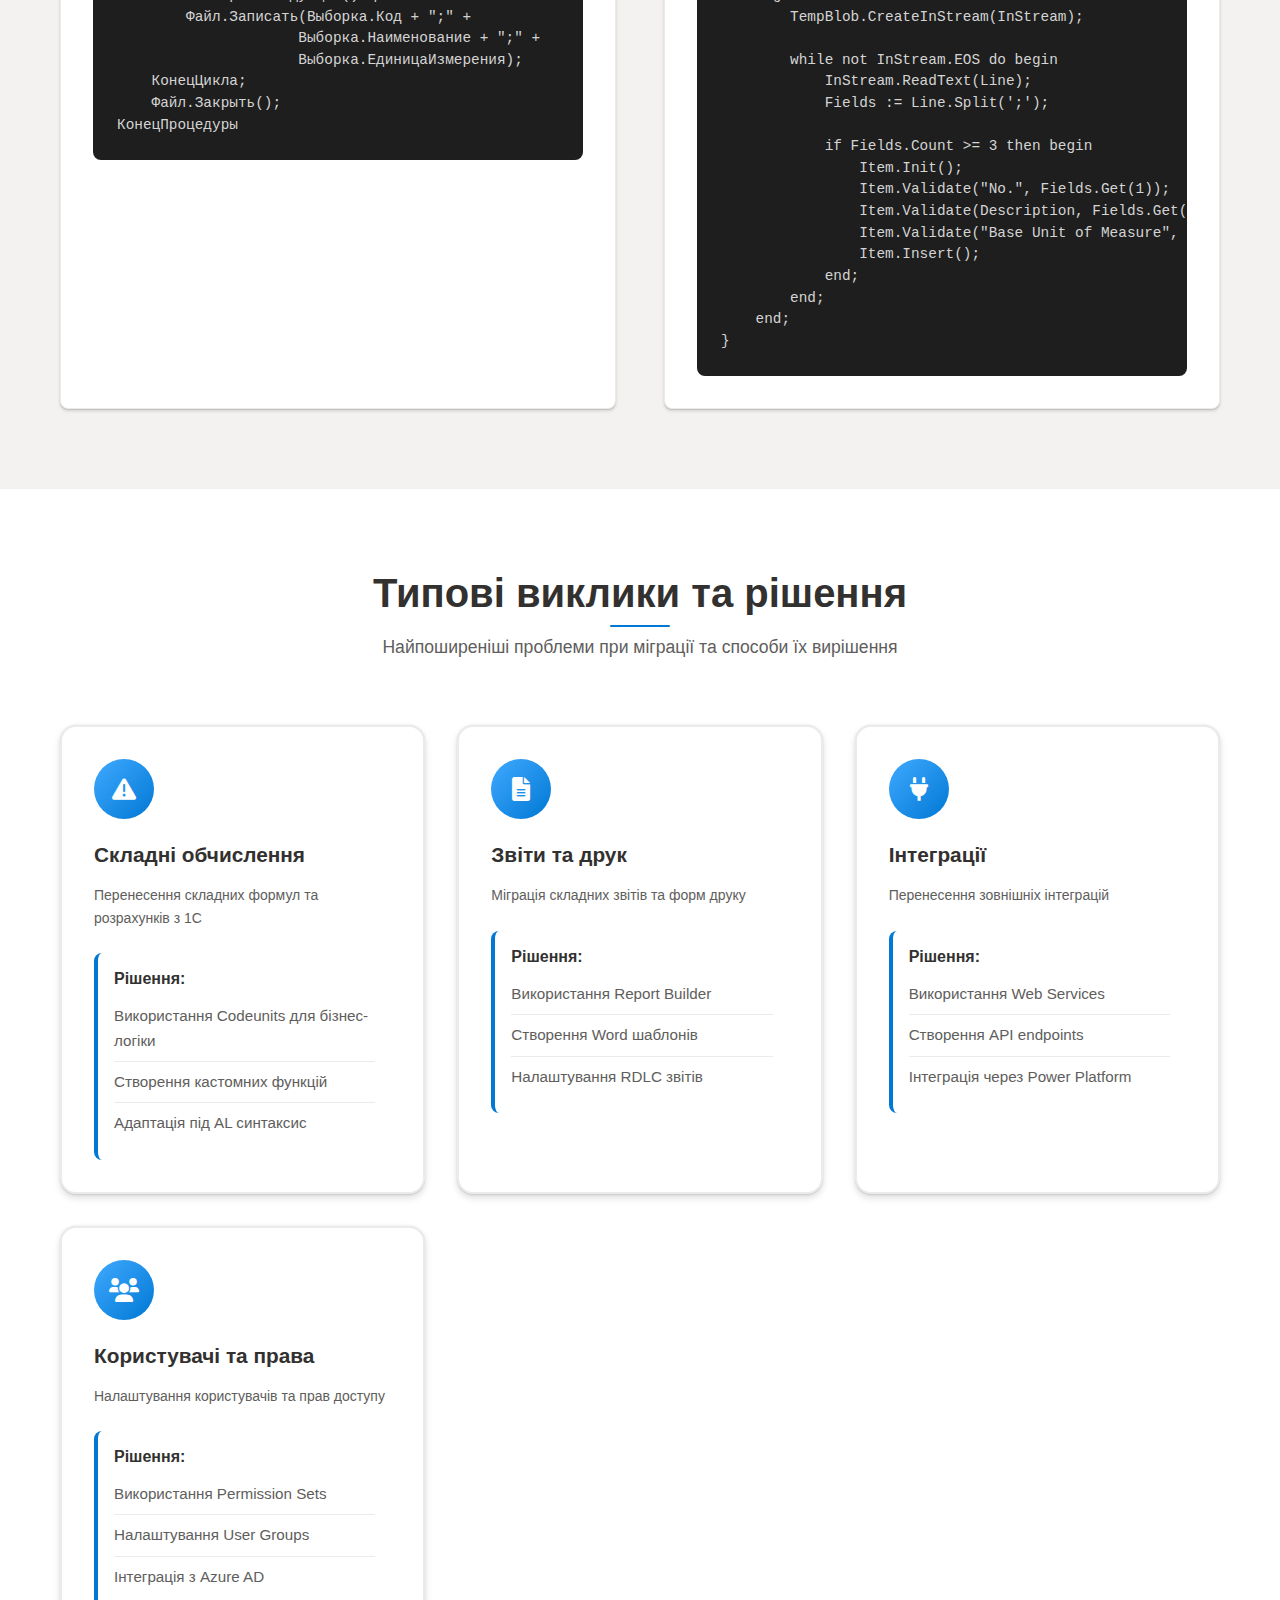
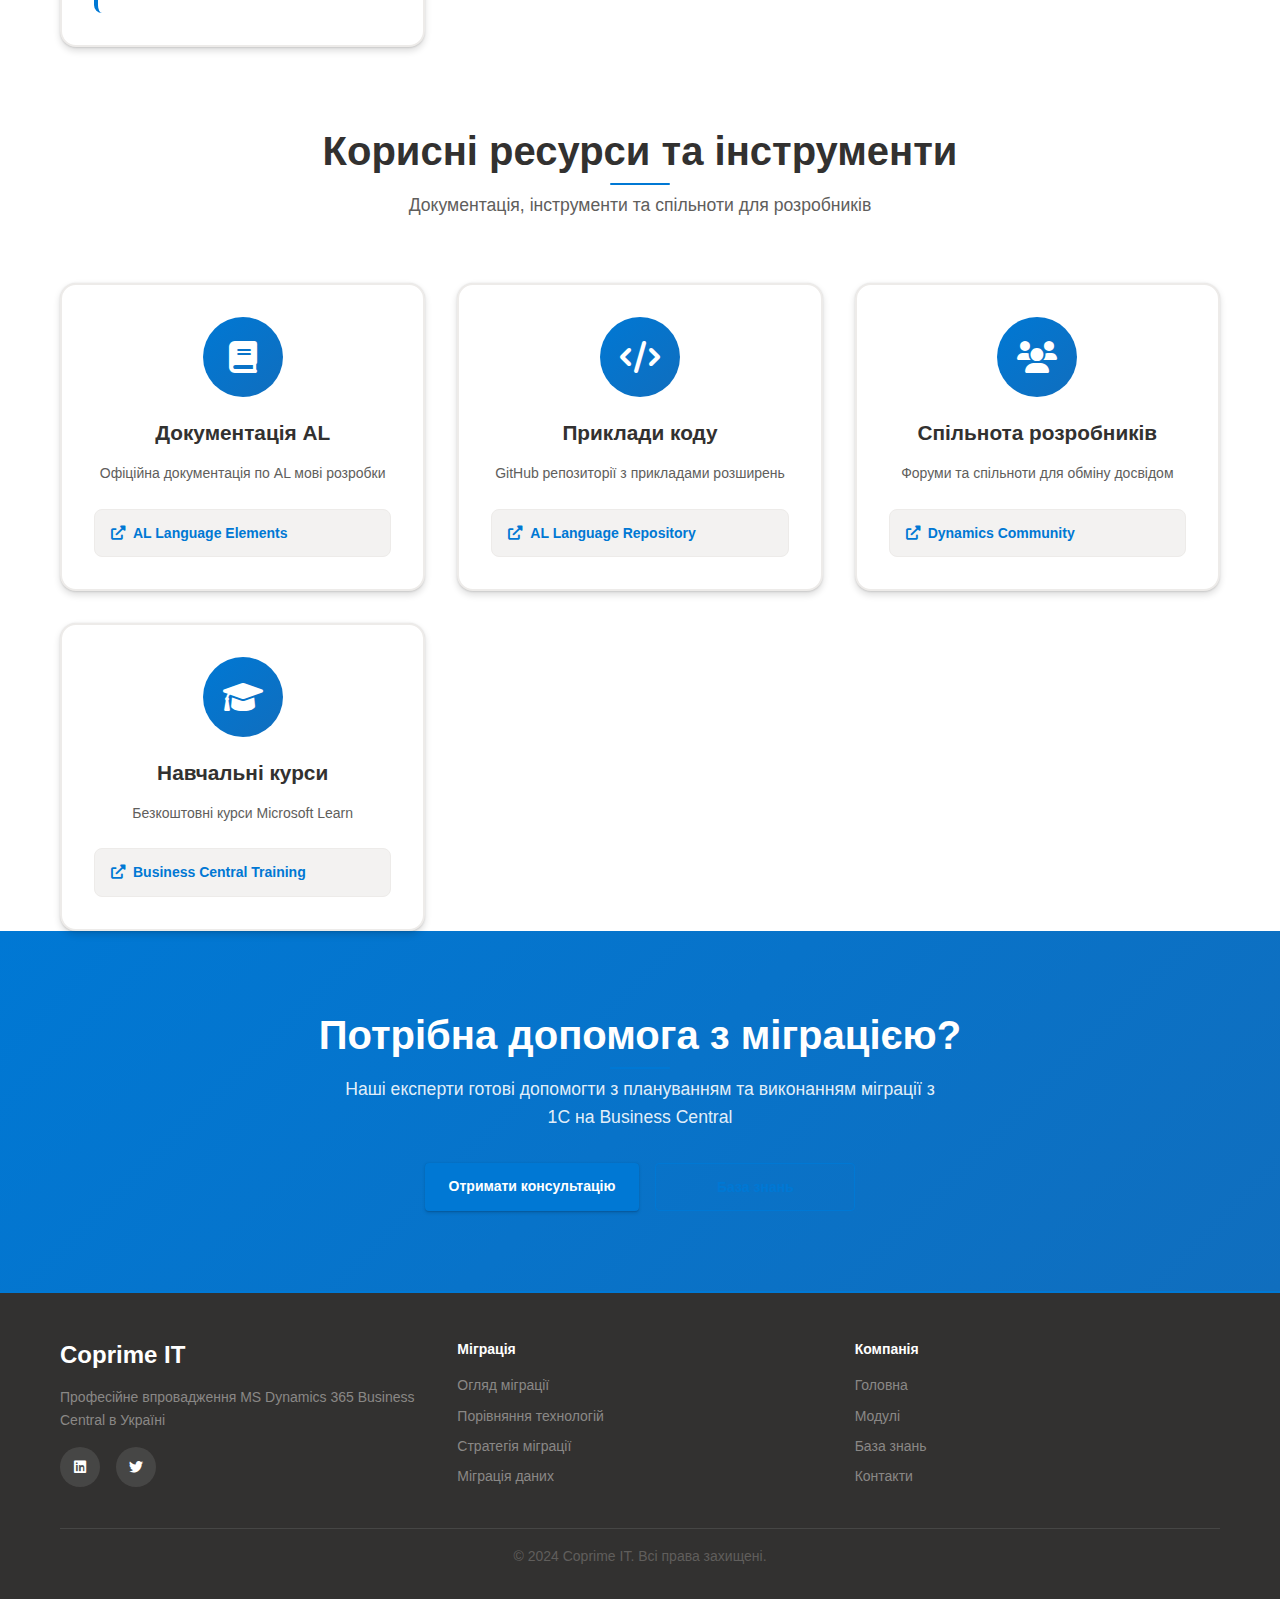
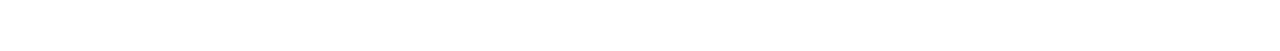
<file: migration-guide.html>
<!DOCTYPE html>
<html lang="uk">
<head>
    <meta charset="UTF-8">
    <meta name="viewport" content="width=device-width, initial-scale=1.0">
    
    <!-- Primary Meta Tags -->
    <title>Міграція з 1С на Business Central | Інструкція для розробників | Coprime IT</title>
    <meta name="title" content="Міграція з 1С на Business Central | Інструкція для розробників | Coprime IT">
    <meta name="description" content="Детальна інструкція для розробників 1С по міграції інформаційної системи компанії на Microsoft Dynamics 365 Business Central.">
    <meta name="keywords" content="міграція 1С, Business Central, розробники 1С, інструкція міграції, Coprime IT">
    <meta name="author" content="Coprime IT">
    <meta name="robots" content="index, follow">
    <meta name="language" content="uk">
    <meta name="revisit-after" content="7 days">
    <meta name="distribution" content="global">
    
    <!-- Open Graph / Facebook -->
    <meta property="og:type" content="website">
    <meta property="og:url" content="https://coprime.it/migration-guide">
    <meta property="og:title" content="Міграція з 1С на Business Central | Інструкція для розробників">
    <meta property="og:description" content="Детальна інструкція для розробників 1С по міграції на Business Central.">
    <meta property="og:image" content="https://coprime.it/images/1c-migration-guide.jpg">
    <meta property="og:image:width" content="1200">
    <meta property="og:image:height" content="630">
    <meta property="og:site_name" content="Coprime IT">
    <meta property="og:locale" content="uk_UA">
    
    <!-- Twitter -->
    <meta property="twitter:card" content="summary_large_image">
    <meta property="twitter:url" content="https://coprime.it/migration-guide">
    <meta property="twitter:title" content="Міграція з 1С на Business Central | Інструкція для розробників">
    <meta property="twitter:description" content="Детальна інструкція для розробників 1С по міграції на Business Central.">
    <meta property="twitter:image" content="https://coprime.it/images/1c-migration-guide.jpg">
    
    <!-- Additional SEO Meta Tags -->
    <meta name="geo.region" content="UA">
    <meta name="geo.placename" content="Україна">
    <meta name="DC.title" content="Міграція з 1С на Business Central">
    <meta name="DC.description" content="Детальна інструкція для розробників 1С по міграції">
    <meta name="DC.language" content="uk">
    <meta name="DC.publisher" content="Coprime IT">
    <meta name="DC.coverage" content="Україна">
    <meta name="DC.subject" content="міграція 1С, Business Central, розробники 1С">
    
    <!-- Canonical URL -->
    <link rel="canonical" href="https://coprime.it/migration-guide">
    
    <!-- Google tag (gtag.js) -->
    <script async src="https://www.googletagmanager.com/gtag/js?id=G-FF2P0Z36W9"></script>
    <script>
      window.dataLayer = window.dataLayer || [];
      function gtag(){dataLayer.push(arguments);}
      gtag('js', new Date());

      gtag('config', 'G-FF2P0Z36W9');
    </script>
    
    <!-- Structured Data (JSON-LD) -->
    <script type="application/ld+json">
    {
        "@context": "https://schema.org",
        "@type": "HowTo",
        "name": "Міграція з 1С на Business Central",
        "description": "Детальна інструкція для розробників 1С по міграції інформаційної системи компанії",
        "url": "https://coprime.it/migration-guide",
        "publisher": {
            "@type": "Organization",
            "name": "Coprime IT"
        },
        "step": [
            {
                "@type": "HowToStep",
                "name": "Аналіз поточної системи",
                "text": "Детальний аналіз 1С конфігурації, даних та бізнес-процесів"
            },
            {
                "@type": "HowToStep",
                "name": "Планування архітектури",
                "text": "Проектування нової архітектури в Business Central"
            },
            {
                "@type": "HowToStep",
                "name": "Розробка розширень",
                "text": "Створення кастомних розширень на AL мові"
            },
            {
                "@type": "HowToStep",
                "name": "Міграція даних",
                "text": "Перенесення та трансформація даних з 1С"
            }
        ]
    }
    </script>
    
    <link rel="stylesheet" href="styles.css">
    <link href="https://fonts.googleapis.com/css2?family=Inter:wght@300;400;500;600;700&display=swap" rel="stylesheet">
    <link rel="stylesheet" href="https://cdnjs.cloudflare.com/ajax/libs/font-awesome/6.0.0/css/all.min.css">
</head>
<body>
    <!-- Header -->
    <header class="header">
        <nav class="navbar">
            <div class="nav-container">
                <div class="nav-logo">
                    <a href="index.html" title="Повернутися на головну">
                        <h2>Coprime IT</h2>
                    </a>
                </div>
                <ul class="nav-menu" role="navigation" aria-label="Головна навігація">
                    <li><a href="index.html" title="Головна сторінка">Головна</a></li>
                    <li class="nav-dropdown">
                        <a href="index.html#product" title="Продукт та послуги" class="nav-dropdown-toggle">
                            Продукт <i class="fas fa-chevron-down"></i>
                        </a>
                        <ul class="nav-dropdown-menu">
                            <li><a href="index.html#services" title="Послуги впровадження ERP">Послуги</a></li>
                            <li><a href="modules.html" title="Детальний опис модулів Business Central">Модулі</a></li>
                            <li><a href="index.html#ai-features" title="AI функції Microsoft Copilot">AI функції</a></li>
                            <li><a href="index.html#specifications" title="Технічні характеристики ERP">Технічні характеристики</a></li>
                        </ul>
                    </li>
                    <li class="nav-dropdown">
                        <a href="index.html#pricing" title="Ціни та ресурси" class="nav-dropdown-toggle">
                            Ціни <i class="fas fa-chevron-down"></i>
                        </a>
                        <ul class="nav-dropdown-menu">
                            <li><a href="index.html#pricing" title="Ціни на ліцензії Business Central">Ліцензії</a></li>
                            <li><a href="knowledge-base.html" title="База знань Microsoft Business Central">База знань</a></li>
                        </ul>
                    </li>
                    <li class="nav-dropdown">
                        <a href="index.html#migration-urgency" title="Міграція та переваги" class="nav-dropdown-toggle">
                            Міграція <i class="fas fa-chevron-down"></i>
                        </a>
                        <ul class="nav-dropdown-menu">
                            <li><a href="management.html" title="Для менеджменту">Для менеджменту</a></li>
                            <li><a href="migration-guide.html" title="Інструкція для розробників 1С">Інструкція для розробників</a></li>
                            <li><a href="index.html#migration-urgency" title="Міграція з 1С">З 1С</a></li>
                            <li><a href="index.html#benefits" title="Переваги Business Central">Переваги</a></li>
                        </ul>
                    </li>
                    <li><a href="power-platform.html" title="Power Platform для Microsoft Dynamics 365 Business Central">Power Platform</a></li>
                    <li><a href="implementation-tips.html" title="Поради успішного впровадження Microsoft Dynamics 365 Business Central">Поради</a></li>
                    <li><a href="index.html#process" title="Процес впровадження">Процес</a></li>
                    <li><a href="index.html#contact" title="Контакти Coprime IT">Контакти</a></li>
                </ul>
                <div class="nav-toggle">
                    <span></span>
                    <span></span>
                    <span></span>
                </div>
            </div>
        </nav>
    </header>

    <!-- Hero Section -->
    <main>
        <section class="hero">
            <div class="hero-container">
                <div class="hero-content">
                    <h1 class="hero-title">
                        Міграція з <span class="highlight">1С</span><br>
                        на Microsoft Dynamics 365 Business Central
                    </h1>
                    <p class="hero-subtitle">
                        Детальна інструкція для розробників 1С по переведенню інформаційної системи компанії
                    </p>
                    <div class="hero-buttons">
                        <a href="#migration-overview" class="btn btn-primary" title="Огляд міграції">Огляд міграції</a>
                        <a href="index.html#contact" class="btn btn-secondary" title="Консультація по міграції">Консультація</a>
                    </div>
                </div>
            </div>
        </section>

        <!-- Migration Overview -->
        <section id="migration-overview" class="migration-overview">
            <div class="container">
                <div class="section-header">
                    <h2>Огляд процесу міграції</h2>
                    <p>Покроковий план переходу з 1С на Microsoft Dynamics 365 Business Central</p>
                </div>
                
                <div class="migration-steps">
                    <div class="step-item">
                        <div class="step-number">1</div>
                        <div class="step-content">
                            <h3>Аналіз поточної системи</h3>
                            <p>Детальний аналіз 1С конфігурації, даних та бізнес-процесів</p>
                        </div>
                    </div>
                    <div class="step-item">
                        <div class="step-number">2</div>
                        <div class="step-content">
                            <h3>Планування архітектури</h3>
                            <p>Проектування нової архітектури в Business Central</p>
                        </div>
                    </div>
                    <div class="step-item">
                        <div class="step-number">3</div>
                        <div class="step-content">
                            <h3>Розробка розширень</h3>
                            <p>Створення кастомних розширень на AL мові</p>
                        </div>
                    </div>
                    <div class="step-item">
                        <div class="step-number">4</div>
                        <div class="step-content">
                            <h3>Міграція даних</h3>
                            <p>Перенесення та трансформація даних з 1С</p>
                        </div>
                    </div>
                    <div class="step-item">
                        <div class="step-number">5</div>
                        <div class="step-content">
                            <h3>Тестування та налаштування</h3>
                            <p>Комплексне тестування та фінальне налаштування</p>
                        </div>
                    </div>
                    <div class="step-item">
                        <div class="step-number">6</div>
                        <div class="step-content">
                            <h3>Запуск та підтримка</h3>
                            <p>Запуск системи та постійна технічна підтримка</p>
                        </div>
                    </div>
                </div>
            </div>
        </section>

        <!-- Technical Comparison -->
        <section id="technical-comparison" class="technical-comparison">
            <div class="container">
                <div class="section-header">
                    <h2>Технічне порівняння 1С та Microsoft Dynamics 365 Business Central</h2>
                    <p>Основні відмінності в архітектурі та розробці</p>
                </div>
                
                <div class="comparison-grid">
                    <div class="comparison-card">
                        <h3>1С:Предприятие</h3>
                        <div class="comparison-features">
                            <div class="feature-row">
                                <span class="feature-label">Мова розробки:</span>
                                <span class="feature-value">1С мова</span>
                            </div>
                            <div class="feature-row">
                                <span class="feature-label">Архітектура:</span>
                                <span class="feature-value">Файлова або клієнт-серверна</span>
                            </div>
                            <div class="feature-row">
                                <span class="feature-label">База даних:</span>
                                <span class="feature-value">1С або MS SQL Server</span>
                            </div>
                            <div class="feature-row">
                                <span class="feature-label">Розширення:</span>
                                <span class="feature-value">Конфігурації та зовнішні обробки</span>
                            </div>
                            <div class="feature-row">
                                <span class="feature-label">Ліцензування:</span>
                                <span class="feature-value">Локальне ліцензування</span>
                            </div>
                        </div>
                    </div>
                    
                    <div class="comparison-card featured">
                        <h3>Microsoft Dynamics 365 Business Central</h3>
                        <div class="comparison-features">
                            <div class="feature-row">
                                <span class="feature-label">Мова розробки:</span>
                                <span class="feature-value">AL (Application Language)</span>
                            </div>
                            <div class="feature-row">
                                <span class="feature-label">Архітектура:</span>
                                <span class="feature-value">Хмарна SaaS</span>
                            </div>
                            <div class="feature-row">
                                <span class="feature-label">База даних:</span>
                                <span class="feature-value">Azure SQL Database</span>
                            </div>
                            <div class="feature-row">
                                <span class="feature-label">Розширення:</span>
                                <span class="feature-value">AppSource та приватні розширення</span>
                            </div>
                            <div class="feature-row">
                                <span class="feature-label">Ліцензування:</span>
                                <span class="feature-value">Підписка Microsoft 365</span>
                            </div>
                        </div>
                    </div>
                </div>
            </div>
        </section>

        <!-- Development Environment Setup -->
        <section id="dev-environment" class="dev-environment">
            <div class="container">
                <div class="section-header">
                    <h2>Налаштування середовища розробки</h2>
                    <p>Інструменти та середовища для розробки в Business Central</p>
                </div>
                
                <div class="environment-grid">
                    <div class="environment-card">
                        <div class="env-icon">
                            <i class="fas fa-code"></i>
                        </div>
                        <h3>Visual Studio Code</h3>
                        <p>Основне середовище розробки для AL</p>
                        <div class="env-links">
                            <a href="https://code.visualstudio.com/" target="_blank" rel="noopener noreferrer" class="env-link">
                                <i class="fas fa-download"></i>
                                Завантажити VS Code
                            </a>
                        </div>
                    </div>
                    
                    <div class="environment-card">
                        <div class="env-icon">
                            <i class="fas fa-puzzle-piece"></i>
                        </div>
                        <h3>AL Language Extension</h3>
                        <p>Розширення для підтримки AL мови</p>
                        <div class="env-links">
                            <a href="https://marketplace.visualstudio.com/items?itemName=ms-dynamics-smb.al" target="_blank" rel="noopener noreferrer" class="env-link">
                                <i class="fas fa-download"></i>
                                Встановити розширення
                            </a>
                        </div>
                    </div>
                    
                    <div class="environment-card">
                        <div class="env-icon">
                            <i class="fas fa-cloud"></i>
                        </div>
                        <h3>Sandbox середовище</h3>
                        <p>Тестове середовище для розробки</p>
                        <div class="env-links">
                            <a href="https://learn.microsoft.com/en-us/dynamics365/business-central/dev-itpro/developer/devenv-sandbox-overview" target="_blank" rel="noopener noreferrer" class="env-link">
                                <i class="fas fa-external-link-alt"></i>
                                Налаштування Sandbox
                            </a>
                        </div>
                    </div>
                    
                    <div class="environment-card">
                        <div class="env-icon">
                            <i class="fas fa-database"></i>
                        </div>
                        <h3>Docker контейнери</h3>
                        <p>Локальне середовище розробки</p>
                        <div class="env-links">
                            <a href="https://learn.microsoft.com/en-us/dynamics365/business-central/dev-itpro/developer/devenv-docker-overview" target="_blank" rel="noopener noreferrer" class="env-link">
                                <i class="fas fa-external-link-alt"></i>
                                Docker налаштування
                            </a>
                        </div>
                    </div>
                </div>
            </div>
        </section>

        <!-- AL Language Guide -->
        <section id="al-language" class="al-language">
            <div class="container">
                <div class="section-header">
                    <h2>Основи AL мови розробки</h2>
                    <p>Ключові концепції та синтаксис для розробників 1С</p>
                </div>
                
                <div class="al-content">
                    <div class="al-section">
                        <h3>Основні відмінності від 1С</h3>
                        <div class="al-differences">
                            <div class="difference-item">
                                <h4><i class="fas fa-code"></i> Синтаксис</h4>
                                <p>AL використовує C#-подібний синтаксис замість 1С мови</p>
                                <div class="code-example">
                                    <pre><code>// 1С
Процедура СоздатьДокумент()
    Док = Документы.Продажи.СоздатьДокумент();
    Док.Дата = ТекущаяДата();
    Док.Записать();
КонецПроцедуры

// AL
procedure CreateDocument()
var
    SalesHeader: Record "Sales Header";
begin
    SalesHeader.Init();
    SalesHeader."Document Type" := SalesHeader."Document Type"::Invoice;
    SalesHeader."Posting Date" := Today();
    SalesHeader.Insert();
end;</code></pre>
                                </div>
                            </div>
                            
                            <div class="difference-item">
                                <h4><i class="fas fa-database"></i> Робота з даними</h4>
                                <p>Використання Record замість об'єктів 1С</p>
                                <div class="code-example">
                                    <pre><code>// 1С
Запрос = Новый Запрос;
Запрос.Текст = "ВЫБРАТЬ * ИЗ Справочник.Номенклатура";

// AL
var
    Item: Record Item;
begin
    if Item.FindSet() then
        repeat
            // Обробка запису
        until Item.Next() = 0;
end;</code></pre>
                                </div>
                            </div>
                            
                            <div class="difference-item">
                                <h4><i class="fas fa-window-maximize"></i> Інтерфейс</h4>
                                <p>Сторінки замість форм 1С</p>
                                <div class="code-example">
                                    <pre><code>// 1С
&НаСервере
Процедура ПриСозданииНаСервере()
    // Ініціалізація форми
КонецПроцедуры

// AL
page 50100 "Customer Card"
{
    PageType = Card;
    SourceTable = Customer;
    
    layout
    {
        area(Content)
        {
            group(General)
            {
                field("No."; Rec."No.")
                {
                    ApplicationArea = All;
                }
            }
        }
    }</code></pre>
                                </div>
                            </div>
                        </div>
                    </div>
                </div>
            </div>
        </section>

        <!-- Migration Strategy -->
        <section id="migration-strategy" class="migration-strategy">
            <div class="container">
                <div class="section-header">
                    <h2>Стратегія міграції</h2>
                    <p>Покроковий план переходу з 1С на Business Central</p>
                </div>
                
                <div class="strategy-grid">
                    <div class="strategy-phase">
                        <div class="phase-header">
                            <div class="phase-number">Фаза 1</div>
                            <h3>Підготовка та аналіз</h3>
                        </div>
                        <div class="phase-content">
                            <h4>Що робити:</h4>
                            <ul>
                                <li>Аналіз поточної 1С конфігурації</li>
                                <li>Документування бізнес-процесів</li>
                                <li>Інвентаризація даних та звітів</li>
                                <li>Визначення кастомних функцій</li>
                                <li>Планування архітектури BC</li>
                            </ul>
                            <h4>Результат:</h4>
                            <p>Технічне завдання та план міграції</p>
                        </div>
                    </div>
                    
                    <div class="strategy-phase">
                        <div class="phase-header">
                            <div class="phase-number">Фаза 2</div>
                            <h3>Розробка розширень</h3>
                        </div>
                        <div class="phase-content">
                            <h4>Що робити:</h4>
                            <ul>
                                <li>Створення базових таблиць та полів</li>
                                <li>Розробка кастомних сторінок</li>
                                <li>Налаштування бізнес-логіки</li>
                                <li>Створення звітів та документів</li>
                                <li>Інтеграція з зовнішніми системами</li>
                            </ul>
                            <h4>Результат:</h4>
                            <p>Функціональне розширення Business Central</p>
                        </div>
                    </div>
                    
                    <div class="strategy-phase">
                        <div class="phase-header">
                            <div class="phase-number">Фаза 3</div>
                            <h3>Міграція даних</h3>
                        </div>
                        <div class="phase-content">
                            <h4>Що робити:</h4>
                            <ul>
                                <li>Експорт даних з 1С</li>
                                <li>Трансформація та очищення даних</li>
                                <li>Імпорт в Business Central</li>
                                <li>Валідація цілісності даних</li>
                                <li>Тестування міграції</li>
                            </ul>
                            <h4>Результат:</h4>
                            <p>Повністю мігровані дані в BC</p>
                        </div>
                    </div>
                    
                    <div class="strategy-phase">
                        <div class="phase-header">
                            <div class="phase-number">Фаза 4</div>
                            <h3>Тестування та запуск</h3>
                        </div>
                        <div class="phase-content">
                            <h4>Що робити:</h4>
                            <ul>
                                <li>Комплексне тестування функціональності</li>
                                <li>Навчання користувачів</li>
                                <li>Паралельна робота систем</li>
                                <li>Фінальний перехід</li>
                                <li>Моніторинг та підтримка</li>
                            </ul>
                            <h4>Результат:</h4>
                            <p>Повністю функціонуюча система BC</p>
                        </div>
                    </div>
                </div>
            </div>
        </section>

        <!-- Data Migration -->
        <section id="data-migration" class="data-migration">
            <div class="container">
                <div class="section-header">
                    <h2>Міграція даних</h2>
                    <p>Технічні деталі перенесення даних з 1С</p>
                </div>
                
                <div class="migration-methods">
                    <div class="method-card">
                        <h3>Експорт з 1С</h3>
                        <div class="method-steps">
                            <div class="step">
                                <span class="step-number">1</span>
                                <p>Використання зовнішніх обробок для експорту</p>
                            </div>
                            <div class="step">
                                <span class="step-number">2</span>
                                <p>Експорт в XML або CSV формат</p>
                            </div>
                            <div class="step">
                                <span class="step-number">3</span>
                                <p>Створення звітів по структурі даних</p>
                            </div>
                        </div>
                        <div class="code-example">
                            <pre><code>// 1С - Експорт номенклатури
Процедура ЭкспортНоменклатуры()
    Запрос = Новый Запрос;
    Запрос.Текст = "ВЫБРАТЬ * ИЗ Справочник.Номенклатура";
    Результат = Запрос.Выполнить();
    
    Файл = Новый ЗаписьТекста("C:\Export\Items.csv");
    Файл.Записать("Код;Наименование;ЕдиницаИзмерения");
    
    Выборка = Результат.Выбрать();
    Пока Выборка.Следующий() Цикл
        Файл.Записать(Выборка.Код + ";" + 
                     Выборка.Наименование + ";" + 
                     Выборка.ЕдиницаИзмерения);
    КонецЦикла;
    Файл.Закрыть();
КонецПроцедуры</code></pre>
                        </div>
                    </div>
                    
                    <div class="method-card">
                        <h3>Імпорт в Business Central</h3>
                        <div class="method-steps">
                            <div class="step">
                                <span class="step-number">1</span>
                                <p>Створення Data Migration розширення</p>
                            </div>
                            <div class="step">
                                <span class="step-number">2</span>
                                <p>Налаштування маппінгу полів</p>
                            </div>
                            <div class="step">
                                <span class="step-number">3</span>
                                <p>Валідація та імпорт даних</p>
                            </div>
                        </div>
                        <div class="code-example">
                            <pre><code>// AL - Імпорт номенклатури
codeunit 50100 "Data Migration"
{
    procedure ImportItems()
    var
        Item: Record Item;
        TempBlob: Codeunit "Temp Blob";
        InStream: InStream;
        Line: Text;
        Fields: List of [Text];
    begin
        TempBlob.CreateInStream(InStream);
        
        while not InStream.EOS do begin
            InStream.ReadText(Line);
            Fields := Line.Split(';');
            
            if Fields.Count >= 3 then begin
                Item.Init();
                Item.Validate("No.", Fields.Get(1));
                Item.Validate(Description, Fields.Get(2));
                Item.Validate("Base Unit of Measure", Fields.Get(3));
                Item.Insert();
            end;
        end;
    end;
}</code></pre>
                        </div>
                    </div>
                </div>
            </div>
        </section>

        <!-- Common Challenges -->
        <section id="challenges" class="challenges">
            <div class="container">
                <div class="section-header">
                    <h2>Типові виклики та рішення</h2>
                    <p>Найпоширеніші проблеми при міграції та способи їх вирішення</p>
                </div>
                
                <div class="challenges-grid">
                    <div class="challenge-card">
                        <div class="challenge-icon">
                            <i class="fas fa-exclamation-triangle"></i>
                        </div>
                        <h3>Складні обчислення</h3>
                        <p>Перенесення складних формул та розрахунків з 1С</p>
                        <div class="solution">
                            <h4>Рішення:</h4>
                            <ul>
                                <li>Використання Codeunits для бізнес-логіки</li>
                                <li>Створення кастомних функцій</li>
                                <li>Адаптація під AL синтаксис</li>
                            </ul>
                        </div>
                    </div>
                    
                    <div class="challenge-card">
                        <div class="challenge-icon">
                            <i class="fas fa-file-alt"></i>
                        </div>
                        <h3>Звіти та друк</h3>
                        <p>Міграція складних звітів та форм друку</p>
                        <div class="solution">
                            <h4>Рішення:</h4>
                            <ul>
                                <li>Використання Report Builder</li>
                                <li>Створення Word шаблонів</li>
                                <li>Налаштування RDLC звітів</li>
                            </ul>
                        </div>
                    </div>
                    
                    <div class="challenge-card">
                        <div class="challenge-icon">
                            <i class="fas fa-plug"></i>
                        </div>
                        <h3>Інтеграції</h3>
                        <p>Перенесення зовнішніх інтеграцій</p>
                        <div class="solution">
                            <h4>Рішення:</h4>
                            <ul>
                                <li>Використання Web Services</li>
                                <li>Створення API endpoints</li>
                                <li>Інтеграція через Power Platform</li>
                            </ul>
                        </div>
                    </div>
                    
                    <div class="challenge-card">
                        <div class="challenge-icon">
                            <i class="fas fa-users"></i>
                        </div>
                        <h3>Користувачі та права</h3>
                        <p>Налаштування користувачів та прав доступу</p>
                        <div class="solution">
                            <h4>Рішення:</h4>
                            <ul>
                                <li>Використання Permission Sets</li>
                                <li>Налаштування User Groups</li>
                                <li>Інтеграція з Azure AD</li>
                            </ul>
                        </div>
                    </div>
                </div>
            </div>
        </section>

        <!-- Resources & Tools -->
        <section id="resources-tools" class="resources-tools">
            <div class="container">
                <div class="section-header">
                    <h2>Корисні ресурси та інструменти</h2>
                    <p>Документація, інструменти та спільноти для розробників</p>
                </div>
                
                <div class="resources-grid">
                    <div class="resource-card">
                        <div class="resource-icon">
                            <i class="fas fa-book"></i>
                        </div>
                        <h3>Документація AL</h3>
                        <p>Офіційна документація по AL мові розробки</p>
                        <div class="resource-links">
                            <a href="https://learn.microsoft.com/en-us/dynamics365/business-central/dev-itpro/developer/devenv-al-language-elements" target="_blank" rel="noopener noreferrer" class="resource-link">
                                <i class="fas fa-external-link-alt"></i>
                                AL Language Elements
                            </a>
                        </div>
                    </div>
                    
                    <div class="resource-card">
                        <div class="resource-icon">
                            <i class="fas fa-code"></i>
                        </div>
                        <h3>Приклади коду</h3>
                        <p>GitHub репозиторії з прикладами розширень</p>
                        <div class="resource-links">
                            <a href="https://github.com/microsoft/AL" target="_blank" rel="noopener noreferrer" class="resource-link">
                                <i class="fas fa-external-link-alt"></i>
                                AL Language Repository
                            </a>
                        </div>
                    </div>
                    
                    <div class="resource-card">
                        <div class="resource-icon">
                            <i class="fas fa-users"></i>
                        </div>
                        <h3>Спільнота розробників</h3>
                        <p>Форуми та спільноти для обміну досвідом</p>
                        <div class="resource-links">
                            <a href="https://community.dynamics.com/business/" target="_blank" rel="noopener noreferrer" class="resource-link">
                                <i class="fas fa-external-link-alt"></i>
                                Dynamics Community
                            </a>
                        </div>
                    </div>
                    
                    <div class="resource-card">
                        <div class="resource-icon">
                            <i class="fas fa-graduation-cap"></i>
                        </div>
                        <h3>Навчальні курси</h3>
                        <p>Безкоштовні курси Microsoft Learn</p>
                        <div class="resource-links">
                            <a href="https://learn.microsoft.com/en-us/training/dynamics365/business-central" target="_blank" rel="noopener noreferrer" class="resource-link">
                                <i class="fas fa-external-link-alt"></i>
                                Business Central Training
                            </a>
                        </div>
                    </div>
                </div>
            </div>
        </section>

        <!-- CTA Section -->
        <section class="cta-section">
            <div class="container">
                <div class="cta-content">
                    <h2>Потрібна допомога з міграцією?</h2>
                    <p>Наші експерти готові допомогти з плануванням та виконанням міграції з 1С на Business Central</p>
                    <div class="cta-buttons">
                        <a href="index.html#contact" class="btn btn-primary">Отримати консультацію</a>
                        <a href="knowledge-base.html" class="btn btn-secondary">База знань</a>
                    </div>
                </div>
            </div>
        </section>
    </main>

    <!-- Footer -->
    <footer class="footer">
        <div class="container">
            <div class="footer-content">
                <div class="footer-section">
                    <h3>Coprime IT</h3>
                    <p>Професійне впровадження MS Dynamics 365 Business Central в Україні</p>
                    <div class="social-links">
                        <a href="https://www.linkedin.com/company/coprime-it" target="_blank" rel="noopener noreferrer" aria-label="LinkedIn Coprime IT"><i class="fab fa-linkedin"></i></a>
                        <a href="https://twitter.com/CoprimeIT" target="_blank" rel="noopener noreferrer" aria-label="Twitter Coprime IT"><i class="fab fa-twitter"></i></a>
                    </div>
                </div>
                <div class="footer-section">
                    <h4>Міграція</h4>
                    <ul>
                        <li><a href="#migration-overview">Огляд міграції</a></li>
                        <li><a href="#technical-comparison">Порівняння технологій</a></li>
                        <li><a href="#migration-strategy">Стратегія міграції</a></li>
                        <li><a href="#data-migration">Міграція даних</a></li>
                    </ul>
                </div>
                <div class="footer-section">
                    <h4>Компанія</h4>
                    <ul>
                        <li><a href="index.html">Головна</a></li>
                        <li><a href="modules.html">Модулі</a></li>
                        <li><a href="knowledge-base.html">База знань</a></li>
                        <li><a href="index.html#contact">Контакти</a></li>
                    </ul>
                </div>
            </div>
            <div class="footer-bottom">
                <p>&copy; 2024 Coprime IT. Всі права захищені.</p>
            </div>
        </div>
    </footer>

    <script src="script.js"></script>
</body>
</html>
</file>
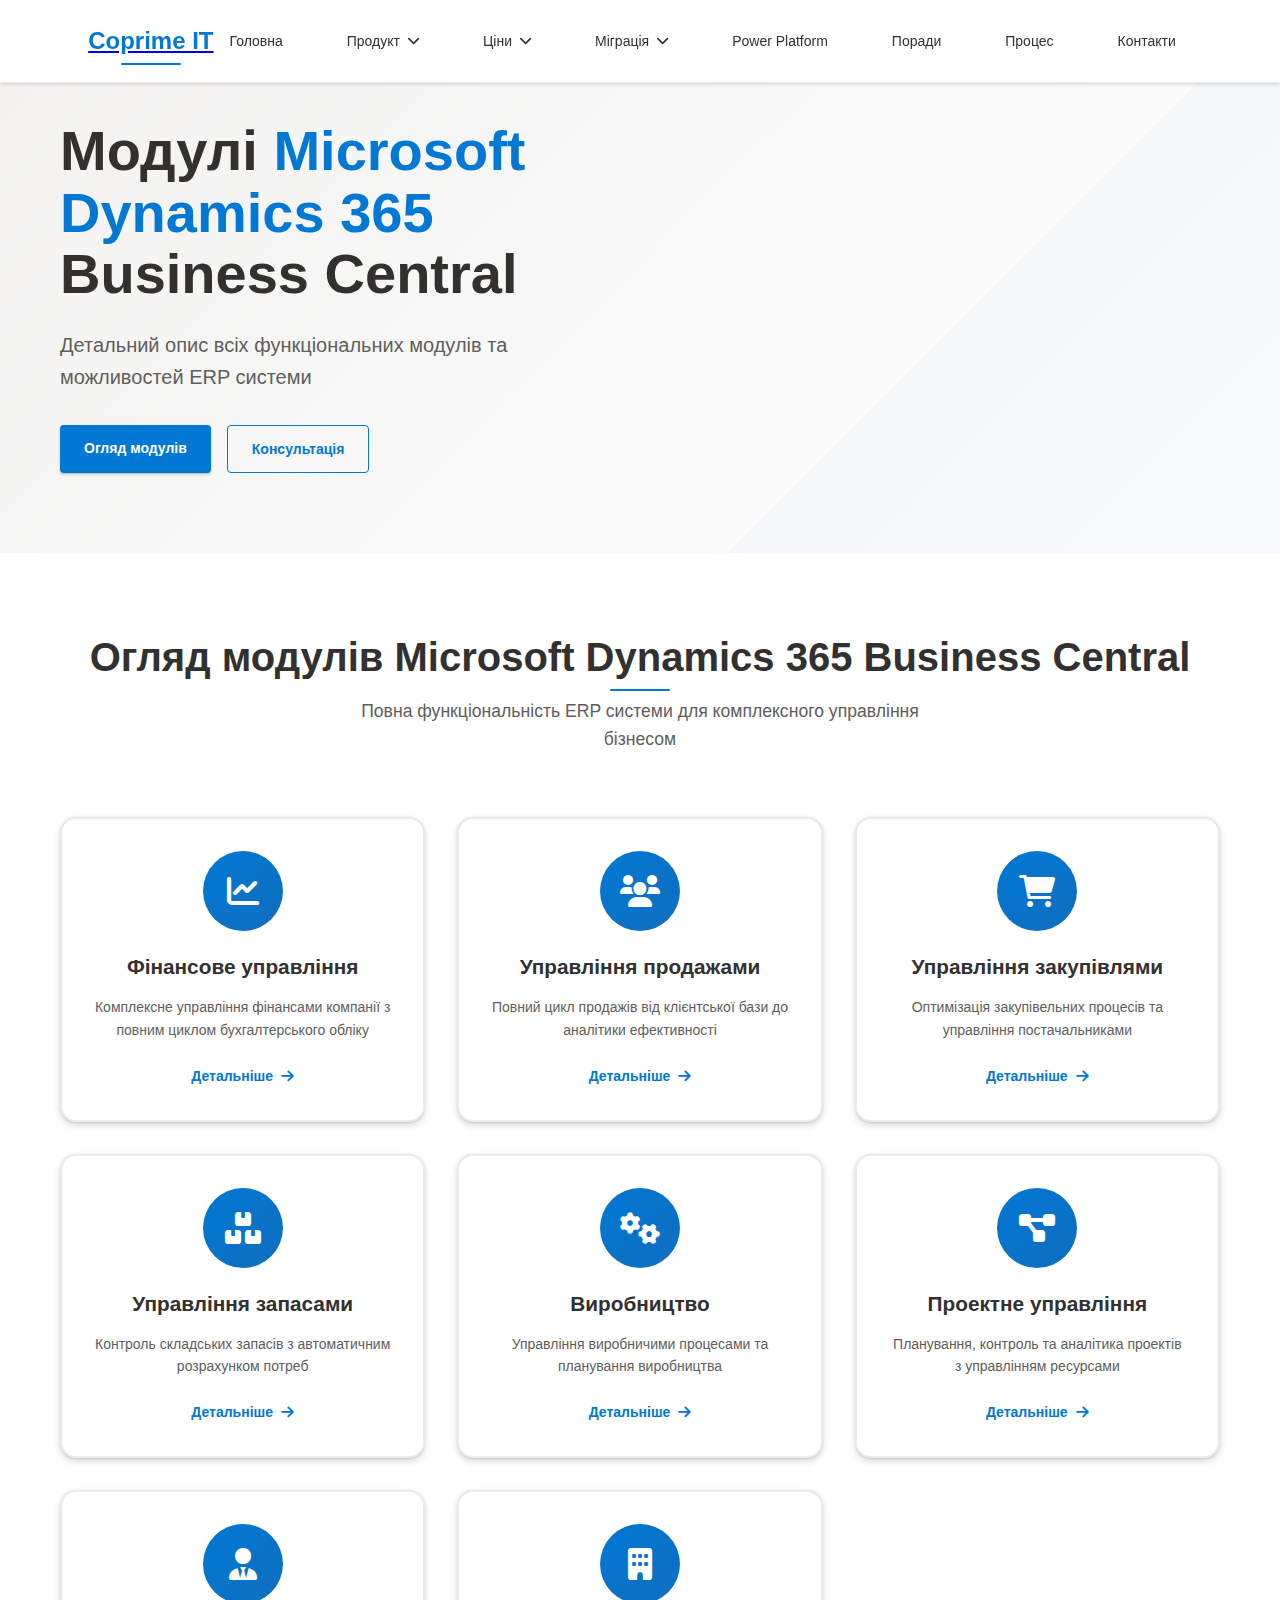
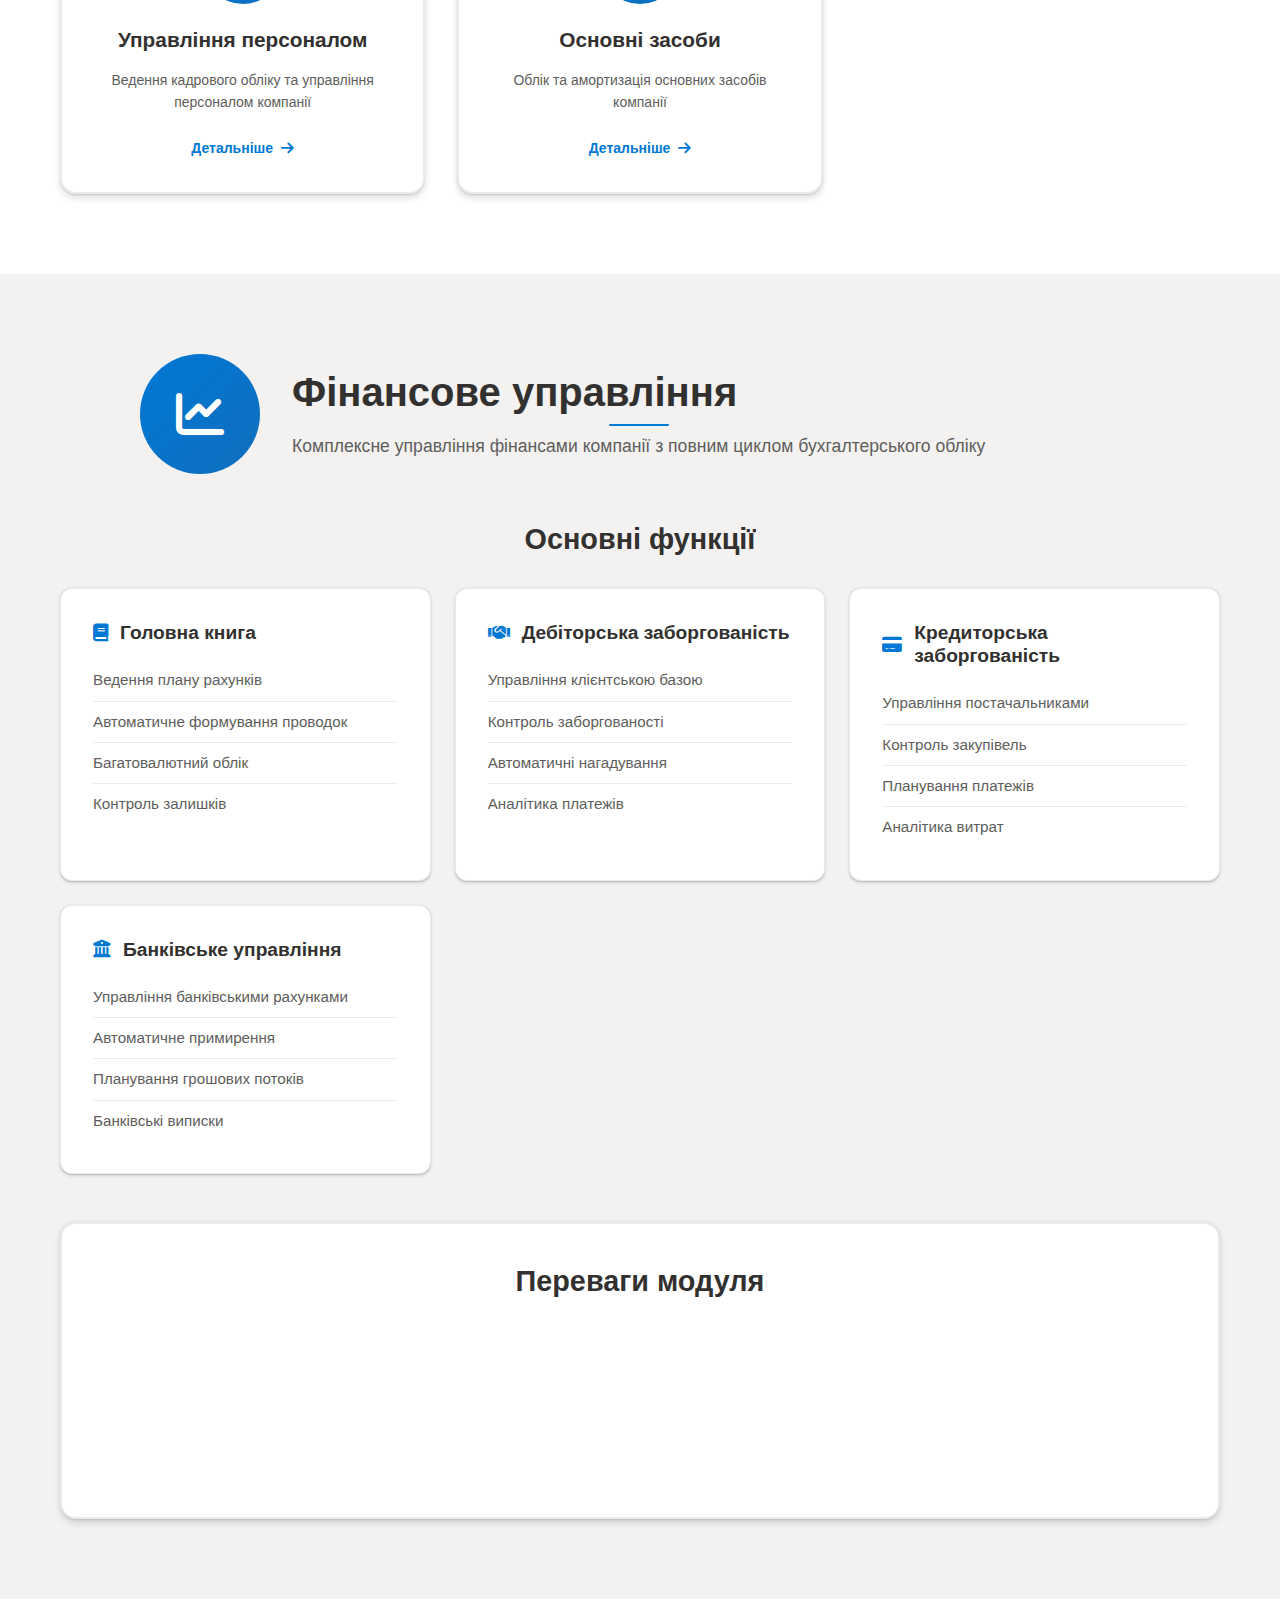
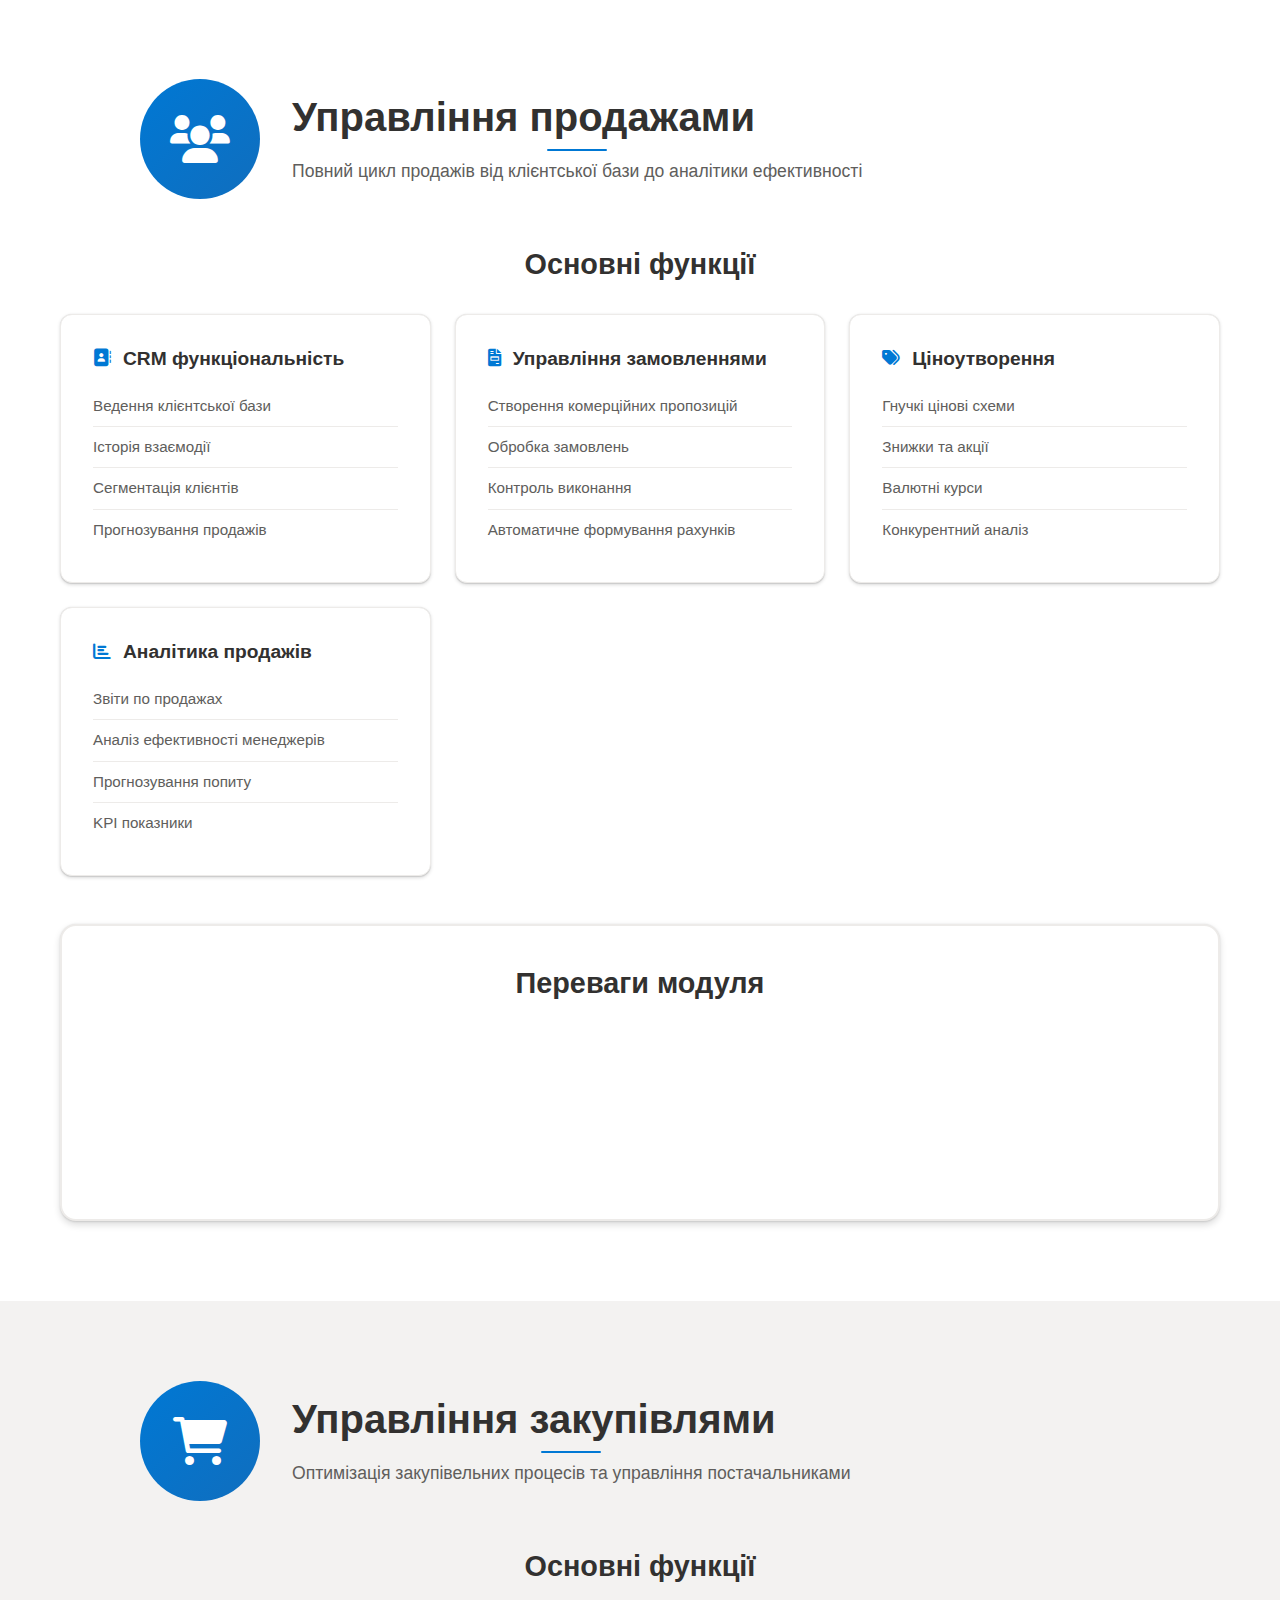
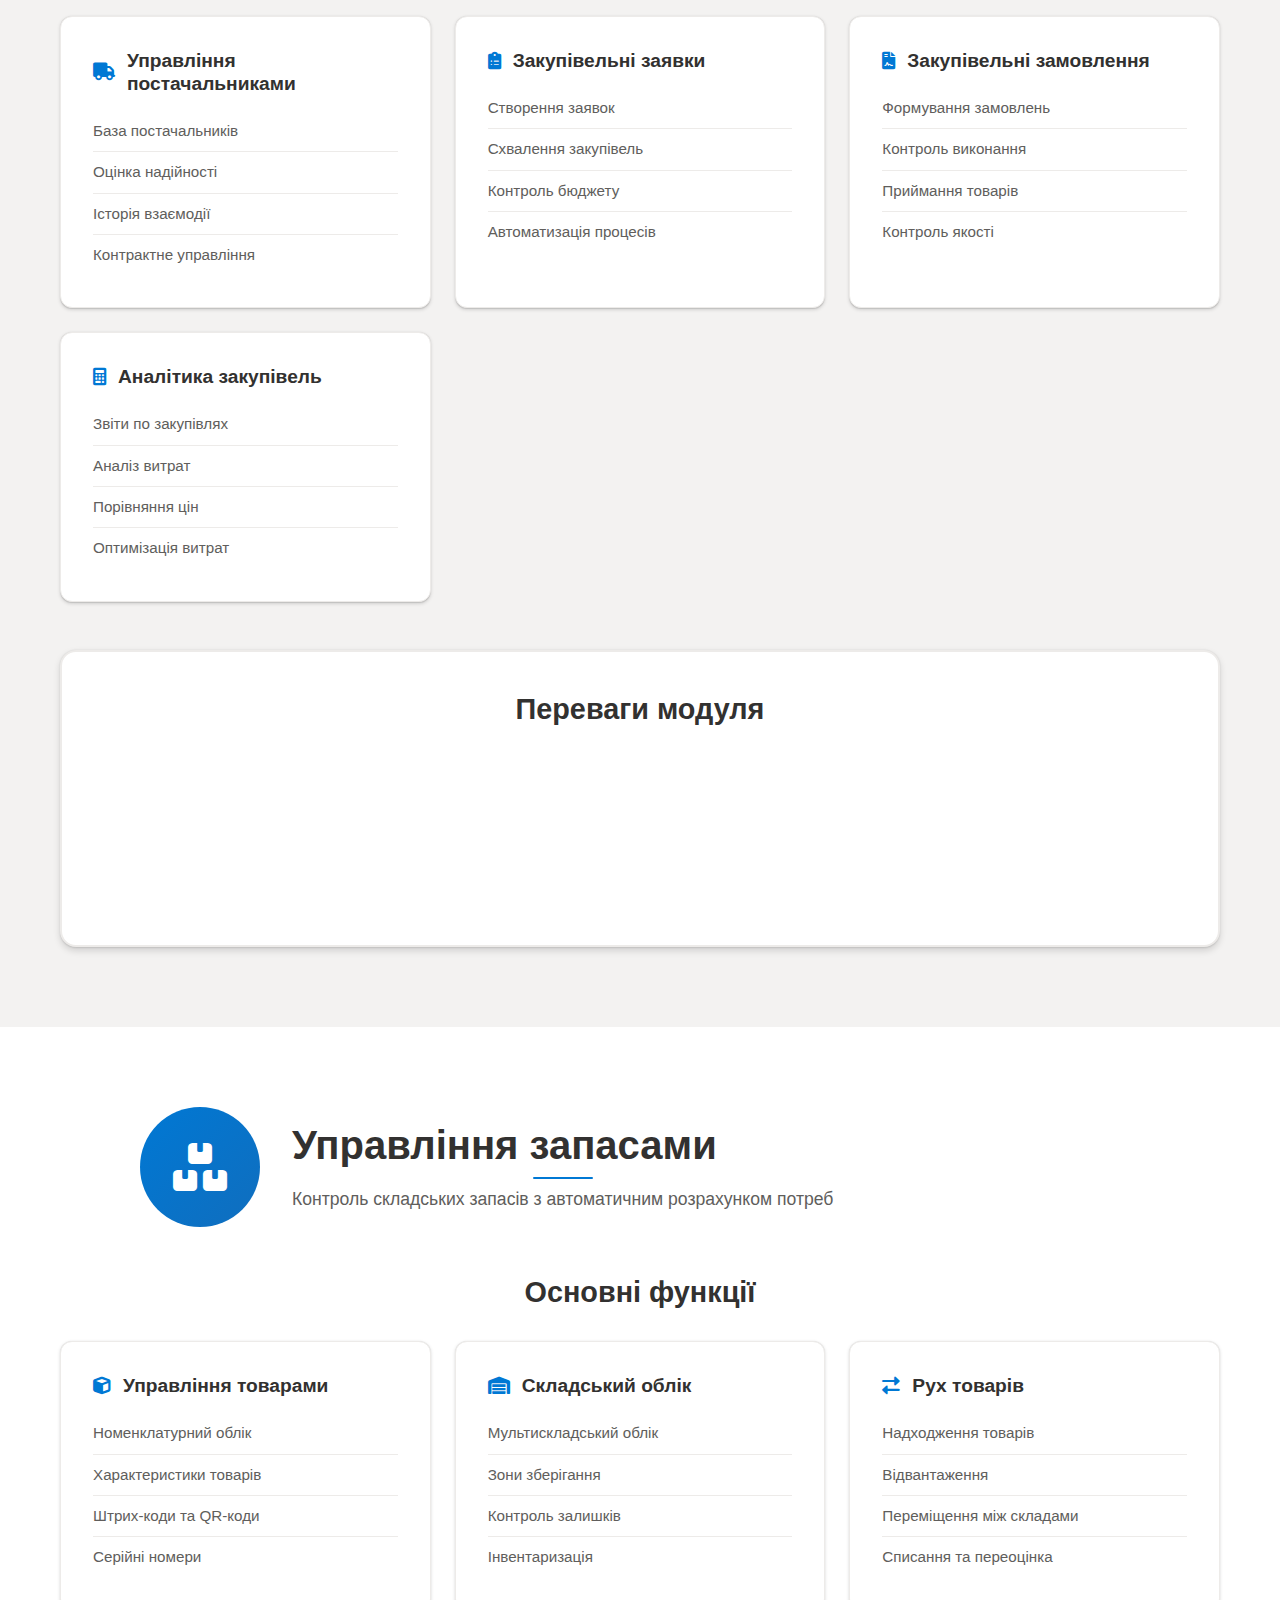
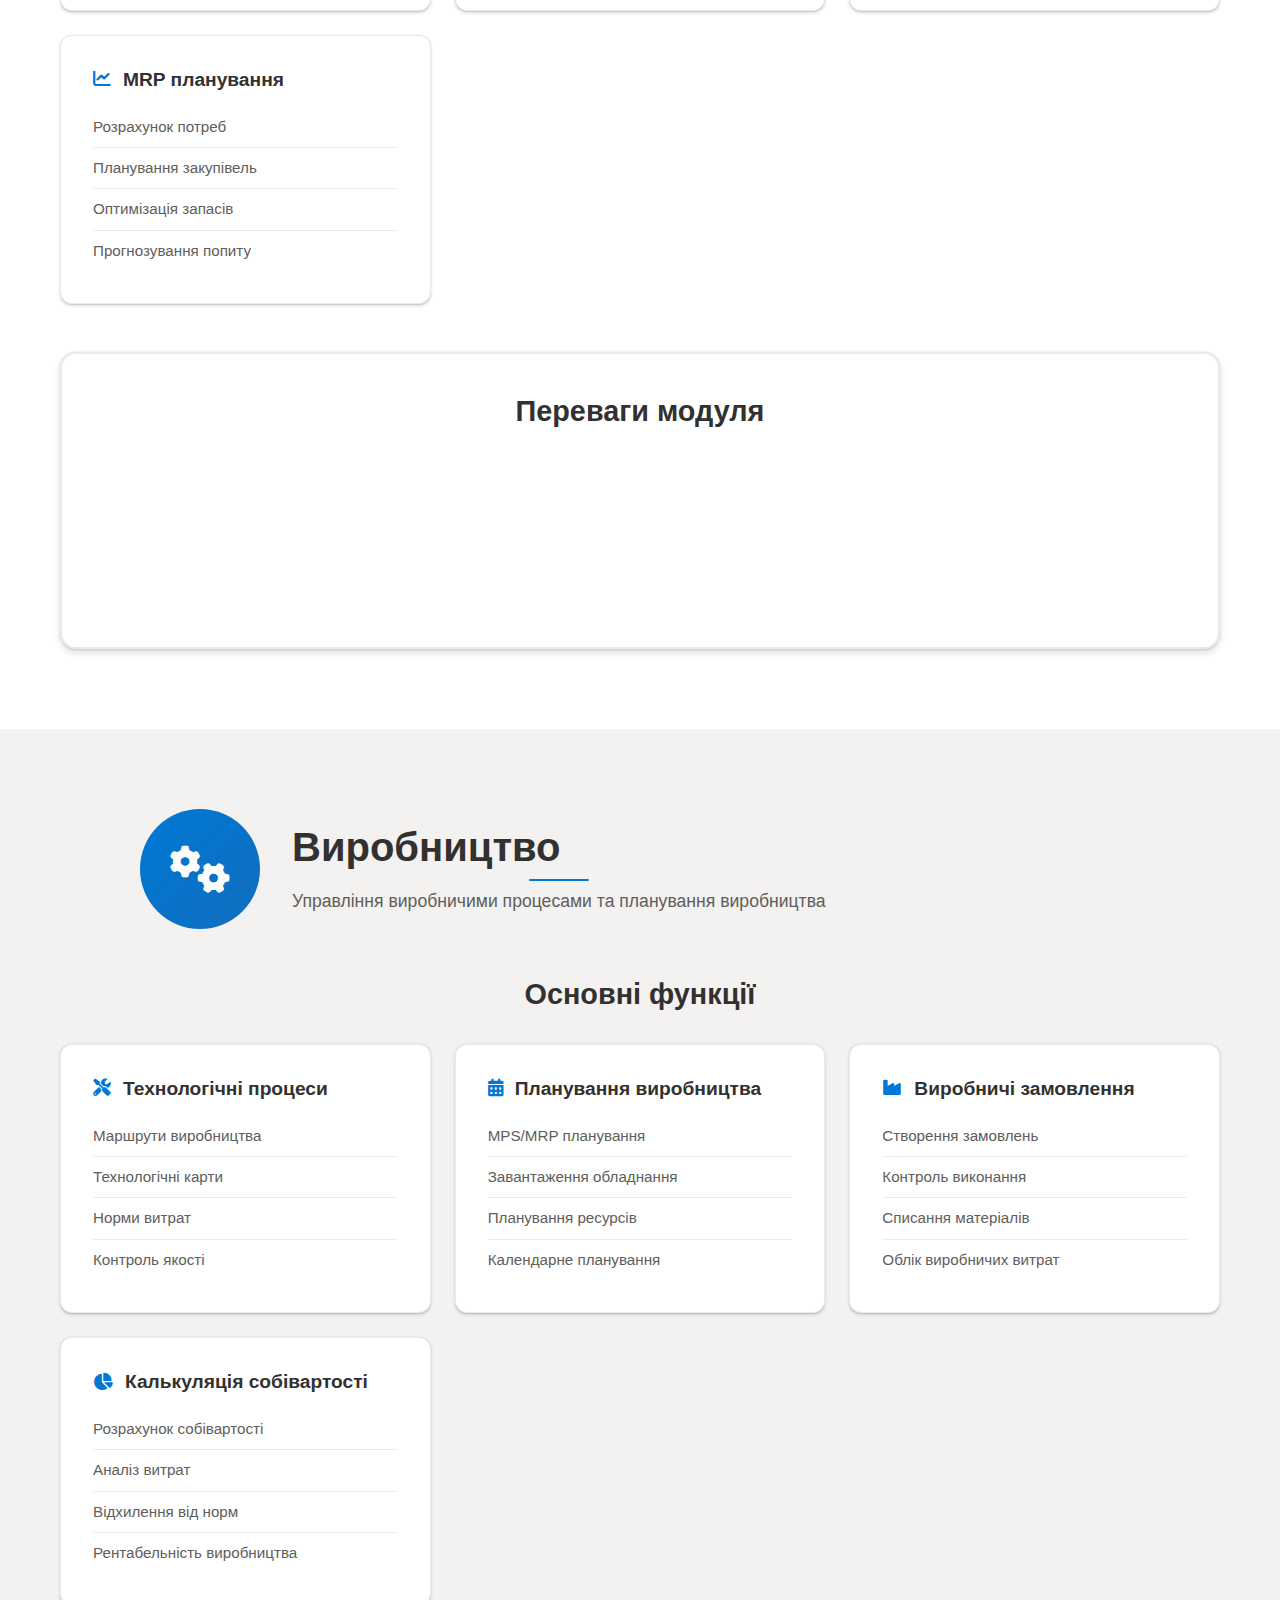
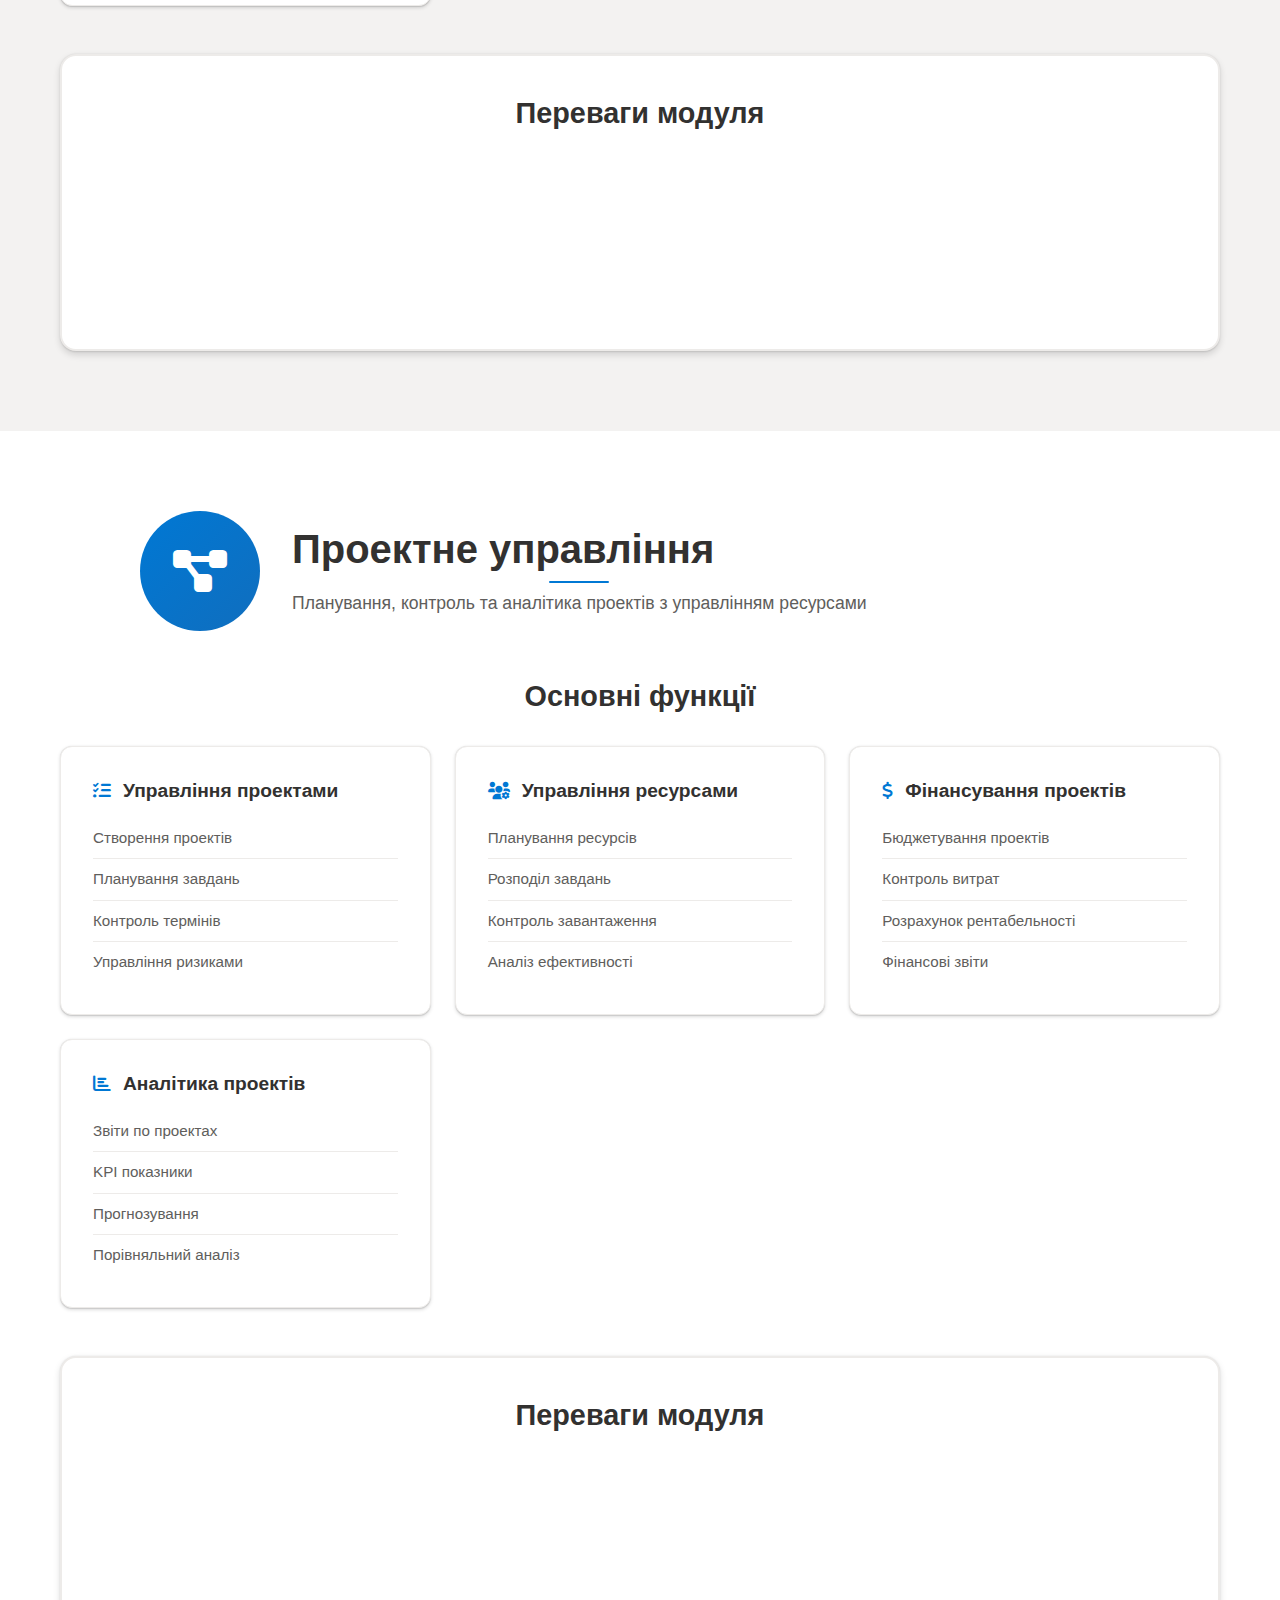
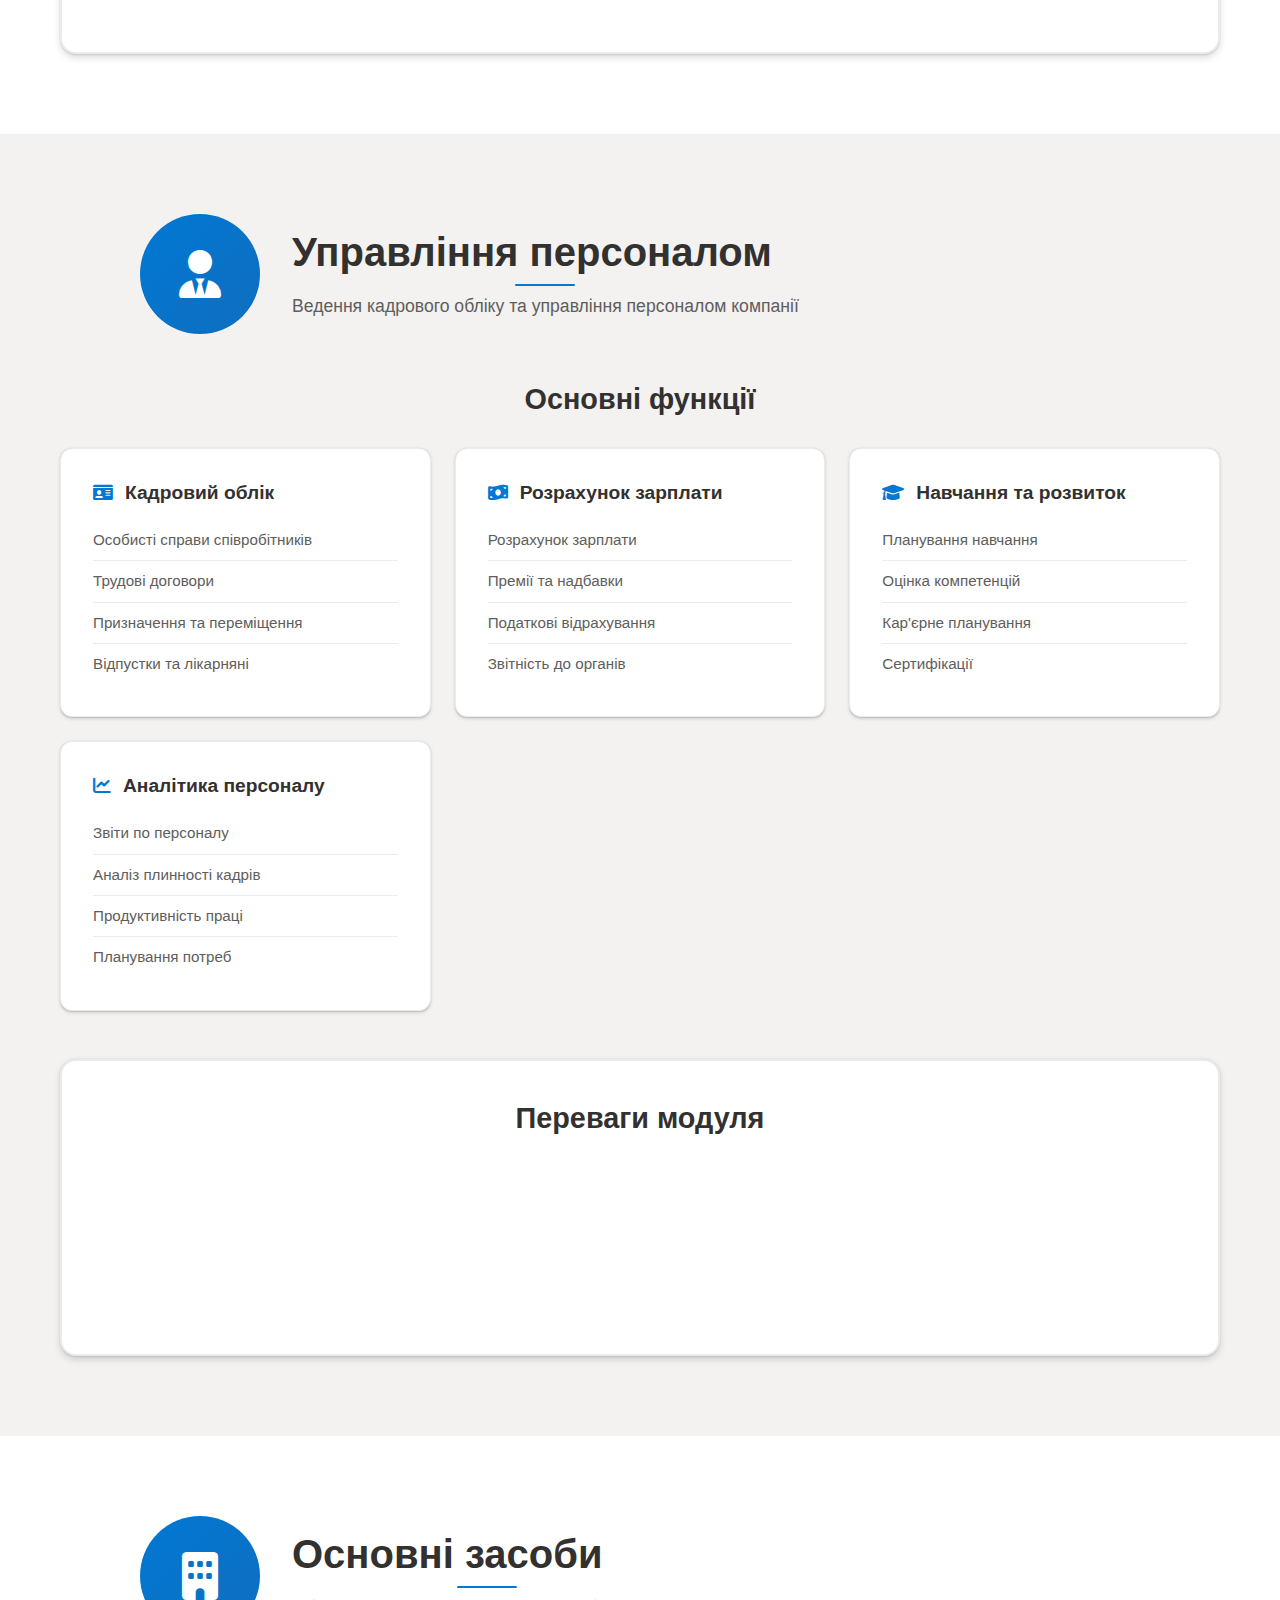
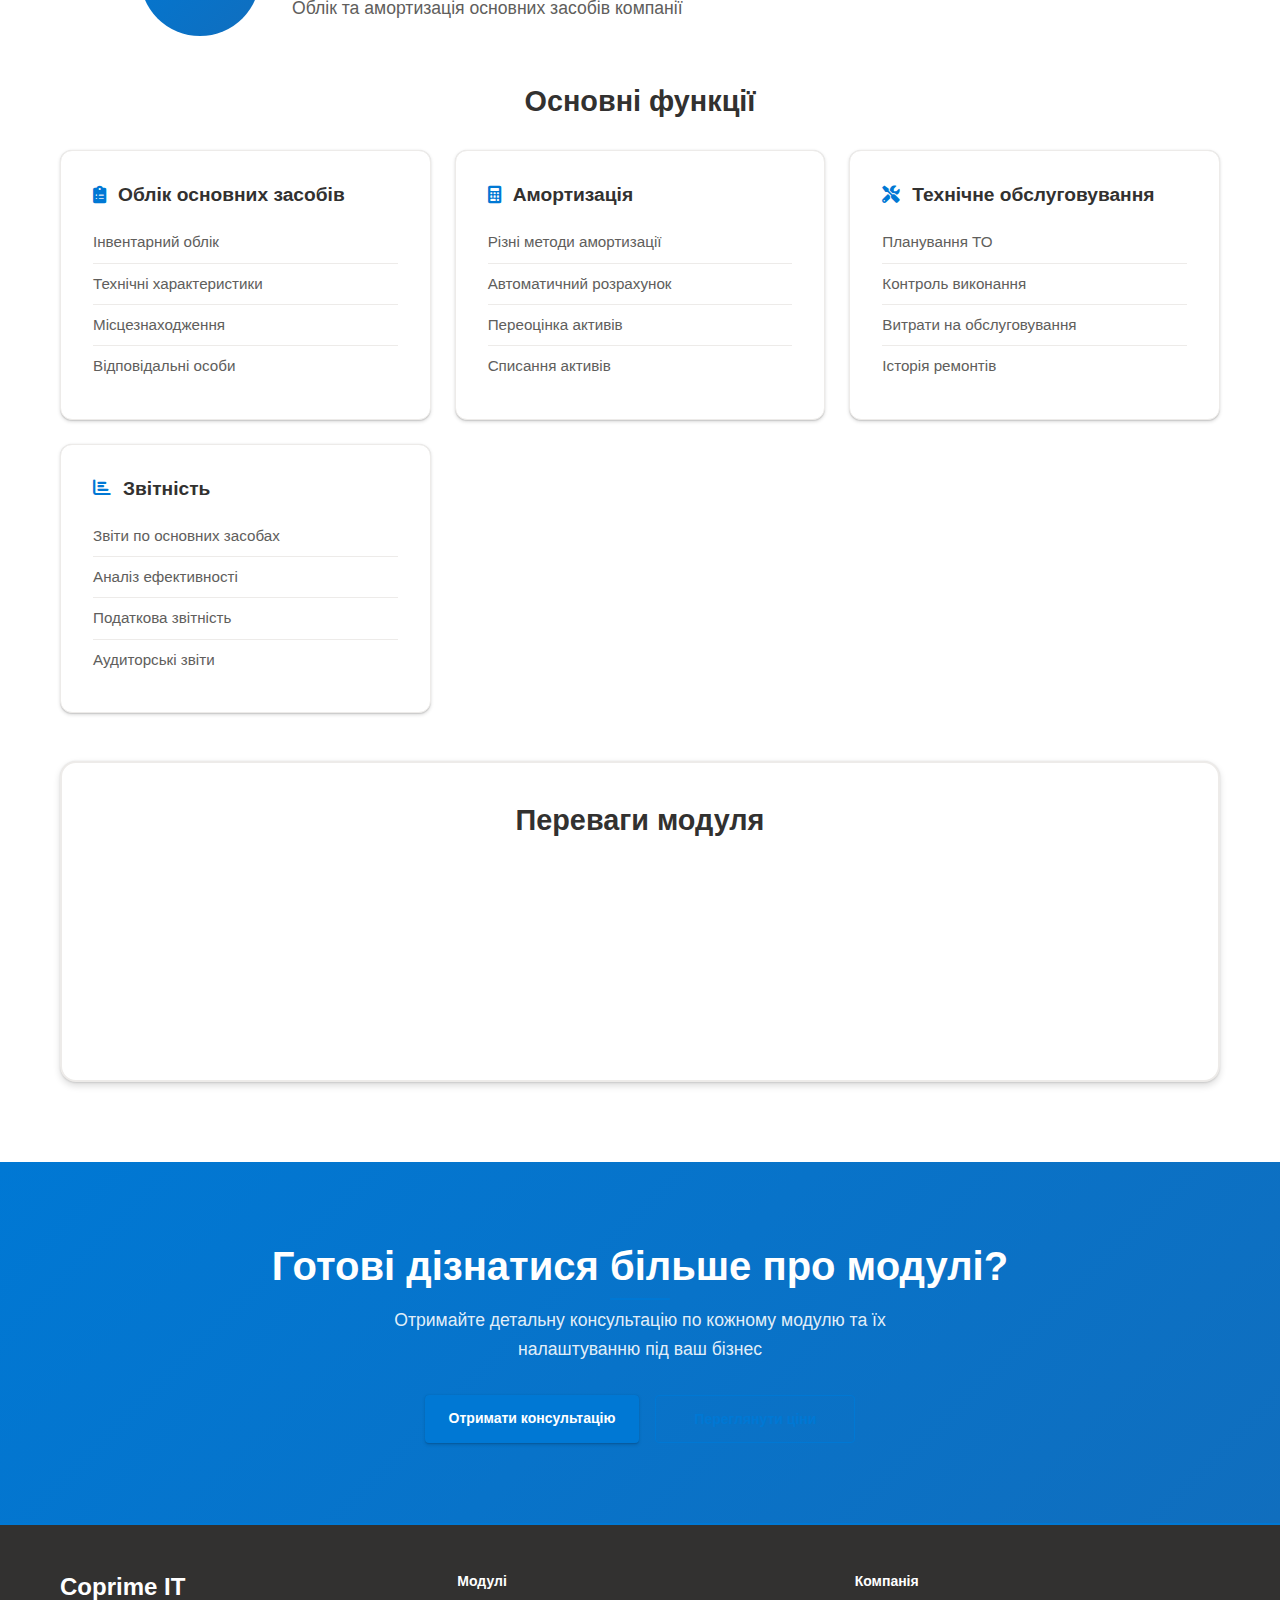
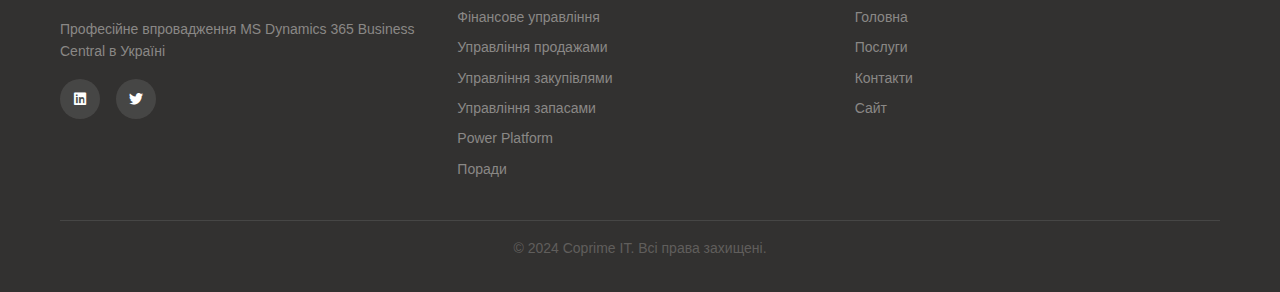
<file: modules.html>
<!DOCTYPE html>
<html lang="uk">
<head>
    <meta charset="UTF-8">
    <meta name="viewport" content="width=device-width, initial-scale=1.0">
    
    <!-- Primary Meta Tags -->
    <title>Модулі MS Dynamics 365 Business Central | Детальний опис функціональності | Coprime IT</title>
    <meta name="title" content="Модулі MS Dynamics 365 Business Central | Детальний опис функціональності | Coprime IT">
    <meta name="description" content="Повний опис всіх модулів MS Dynamics 365 Business Central: фінанси, продажі, закупівлі, виробництво, проекти, запаси. Детальна функціональність ERP системи.">
    <meta name="keywords" content="модулі Business Central, ERP функціональність, фінансове управління, управління продажами, виробництво, проекти, запаси, Coprime IT">
    <meta name="author" content="Coprime IT">
    <meta name="robots" content="index, follow">
    <meta name="language" content="uk">
    <meta name="revisit-after" content="7 days">
    <meta name="distribution" content="global">
    
    <!-- Open Graph / Facebook -->
    <meta property="og:type" content="website">
    <meta property="og:url" content="https://coprime.it/modules">
    <meta property="og:title" content="Модулі MS Dynamics 365 Business Central | Детальний опис">
    <meta property="og:description" content="Повний опис всіх модулів MS Dynamics 365 Business Central: фінанси, продажі, закупівлі, виробництво, проекти, запаси.">
    <meta property="og:image" content="https://coprime.it/images/business-central-modules.jpg">
    <meta property="og:image:width" content="1200">
    <meta property="og:image:height" content="630">
    <meta property="og:site_name" content="Coprime IT">
    <meta property="og:locale" content="uk_UA">
    
    <!-- Twitter -->
    <meta property="twitter:card" content="summary_large_image">
    <meta property="twitter:url" content="https://coprime.it/modules">
    <meta property="twitter:title" content="Модулі MS Dynamics 365 Business Central | Детальний опис">
    <meta property="twitter:description" content="Повний опис всіх модулів MS Dynamics 365 Business Central: фінанси, продажі, закупівлі, виробництво, проекти, запаси.">
    <meta property="twitter:image" content="https://coprime.it/images/business-central-modules.jpg">
    
    <!-- Additional SEO Meta Tags -->
    <meta name="geo.region" content="UA">
    <meta name="geo.placename" content="Україна">
    <meta name="DC.title" content="Модулі MS Dynamics 365 Business Central">
    <meta name="DC.description" content="Повний опис всіх модулів MS Dynamics 365 Business Central">
    <meta name="DC.language" content="uk">
    <meta name="DC.publisher" content="Coprime IT">
    <meta name="DC.coverage" content="Україна">
    <meta name="DC.subject" content="модулі Business Central, ERP функціональність">
    
    <!-- Canonical URL -->
    <link rel="canonical" href="https://coprime.it/modules">
    
    <!-- Structured Data (JSON-LD) -->
    <script type="application/ld+json">
    {
        "@context": "https://schema.org",
        "@type": "WebPage",
        "name": "Модулі MS Dynamics 365 Business Central",
        "description": "Повний опис всіх модулів MS Dynamics 365 Business Central: фінанси, продажі, закупівлі, виробництво, проекти, запаси",
        "url": "https://coprime.it/modules",
        "publisher": {
            "@type": "Organization",
            "name": "Coprime IT"
        },
        "mainEntity": {
            "@type": "SoftwareApplication",
            "name": "Microsoft Dynamics 365 Business Central",
            "applicationCategory": "ERP System",
            "operatingSystem": "Cloud",
            "offers": {
                "@type": "Offer",
                "availability": "https://schema.org/InStock"
            }
        }
    }
    </script>
    
    <link rel="stylesheet" href="styles.css">
    <link href="https://fonts.googleapis.com/css2?family=Inter:wght@300;400;500;600;700&display=swap" rel="stylesheet">
    <link rel="stylesheet" href="https://cdnjs.cloudflare.com/ajax/libs/font-awesome/6.0.0/css/all.min.css">
</head>
<body>
    <!-- Header -->
    <header class="header">
        <nav class="navbar">
            <div class="nav-container">
                <div class="nav-logo">
                    <a href="index.html" title="Повернутися на головну">
                        <h2>Coprime IT</h2>
                    </a>
                </div>
                <ul class="nav-menu" role="navigation" aria-label="Головна навігація">
                    <li><a href="index.html" title="Головна сторінка">Головна</a></li>
                    <li class="nav-dropdown">
                        <a href="index.html#product" title="Продукт та послуги" class="nav-dropdown-toggle">
                            Продукт <i class="fas fa-chevron-down"></i>
                        </a>
                        <ul class="nav-dropdown-menu">
                            <li><a href="index.html#services" title="Послуги впровадження ERP">Послуги</a></li>
                            <li><a href="modules.html" title="Детальний опис модулів Business Central">Модулі</a></li>
                            <li><a href="index.html#ai-features" title="AI функції Microsoft Copilot">AI функції</a></li>
                            <li><a href="index.html#specifications" title="Технічні характеристики ERP">Технічні характеристики</a></li>
                        </ul>
                    </li>
                    <li class="nav-dropdown">
                        <a href="index.html#pricing" title="Ціни та ресурси" class="nav-dropdown-toggle">
                            Ціни <i class="fas fa-chevron-down"></i>
                        </a>
                        <ul class="nav-dropdown-menu">
                            <li><a href="index.html#pricing" title="Ціни на ліцензії Business Central">Ліцензії</a></li>
                            <li><a href="knowledge-base.html" title="База знань Microsoft Business Central">База знань</a></li>
                        </ul>
                    </li>
                    <li class="nav-dropdown">
                        <a href="index.html#migration-urgency" title="Міграція та переваги" class="nav-dropdown-toggle">
                            Міграція <i class="fas fa-chevron-down"></i>
                        </a>
                        <ul class="nav-dropdown-menu">
                            <li><a href="management.html" title="Для менеджменту">Для менеджменту</a></li>
                            <li><a href="migration-guide.html" title="Інструкція для розробників 1С">Інструкція для розробників</a></li>
                            <li><a href="index.html#migration-urgency" title="Міграція з 1С">З 1С</a></li>
                            <li><a href="index.html#benefits" title="Переваги Business Central">Переваги</a></li>
                        </ul>
                    </li>
                    <li><a href="power-platform.html" title="Power Platform для Microsoft Dynamics 365 Business Central">Power Platform</a></li>
                    <li><a href="implementation-tips.html" title="Поради успішного впровадження Microsoft Dynamics 365 Business Central">Поради</a></li>
                    <li><a href="index.html#process" title="Процес впровадження">Процес</a></li>
                    <li><a href="index.html#contact" title="Контакти Coprime IT">Контакти</a></li>
                </ul>
                <div class="nav-toggle">
                    <span></span>
                    <span></span>
                    <span></span>
                </div>
            </div>
        </nav>
    </header>

    <!-- Hero Section -->
    <main>
        <section class="hero">
            <div class="hero-container">
                <div class="hero-content">
                    <h1 class="hero-title">
                        Модулі <span class="highlight">Microsoft Dynamics 365</span><br>
                        Business Central
                    </h1>
                    <p class="hero-subtitle">
                        Детальний опис всіх функціональних модулів та можливостей ERP системи
                    </p>
                    <div class="hero-buttons">
                        <a href="#modules-overview" class="btn btn-primary" title="Огляд модулів">Огляд модулів</a>
                        <a href="index.html#contact" class="btn btn-secondary" title="Консультація по модулях">Консультація</a>
                    </div>
                </div>
            </div>
        </section>

        <!-- Modules Overview -->
        <section id="modules-overview" class="modules-overview">
            <div class="container">
                <div class="section-header">
                    <h2>Огляд модулів Microsoft Dynamics 365 Business Central</h2>
                    <p>Повна функціональність ERP системи для комплексного управління бізнесом</p>
                </div>
                
                <div class="modules-grid">
                    <!-- Financial Management -->
                    <div class="module-card">
                        <div class="module-icon">
                            <i class="fas fa-chart-line"></i>
                        </div>
                        <h3>Фінансове управління</h3>
                        <p>Комплексне управління фінансами компанії з повним циклом бухгалтерського обліку</p>
                        <a href="#financial-management" class="module-link">Детальніше <i class="fas fa-arrow-right"></i></a>
                    </div>

                    <!-- Sales Management -->
                    <div class="module-card">
                        <div class="module-icon">
                            <i class="fas fa-users"></i>
                        </div>
                        <h3>Управління продажами</h3>
                        <p>Повний цикл продажів від клієнтської бази до аналітики ефективності</p>
                        <a href="#sales-management" class="module-link">Детальніше <i class="fas fa-arrow-right"></i></a>
                    </div>

                    <!-- Purchase Management -->
                    <div class="module-card">
                        <div class="module-icon">
                            <i class="fas fa-shopping-cart"></i>
                        </div>
                        <h3>Управління закупівлями</h3>
                        <p>Оптимізація закупівельних процесів та управління постачальниками</p>
                        <a href="#purchase-management" class="module-link">Детальніше <i class="fas fa-arrow-right"></i></a>
                    </div>

                    <!-- Inventory Management -->
                    <div class="module-card">
                        <div class="module-icon">
                            <i class="fas fa-boxes"></i>
                        </div>
                        <h3>Управління запасами</h3>
                        <p>Контроль складських запасів з автоматичним розрахунком потреб</p>
                        <a href="#inventory-management" class="module-link">Детальніше <i class="fas fa-arrow-right"></i></a>
                    </div>

                    <!-- Manufacturing -->
                    <div class="module-card">
                        <div class="module-icon">
                            <i class="fas fa-cogs"></i>
                        </div>
                        <h3>Виробництво</h3>
                        <p>Управління виробничими процесами та планування виробництва</p>
                        <a href="#manufacturing" class="module-link">Детальніше <i class="fas fa-arrow-right"></i></a>
                    </div>

                    <!-- Project Management -->
                    <div class="module-card">
                        <div class="module-icon">
                            <i class="fas fa-project-diagram"></i>
                        </div>
                        <h3>Проектне управління</h3>
                        <p>Планування, контроль та аналітика проектів з управлінням ресурсами</p>
                        <a href="#project-management" class="module-link">Детальніше <i class="fas fa-arrow-right"></i></a>
                    </div>

                    <!-- Human Resources -->
                    <div class="module-card">
                        <div class="module-icon">
                            <i class="fas fa-user-tie"></i>
                        </div>
                        <h3>Управління персоналом</h3>
                        <p>Ведення кадрового обліку та управління персоналом компанії</p>
                        <a href="#human-resources" class="module-link">Детальніше <i class="fas fa-arrow-right"></i></a>
                    </div>

                    <!-- Fixed Assets -->
                    <div class="module-card">
                        <div class="module-icon">
                            <i class="fas fa-building"></i>
                        </div>
                        <h3>Основні засоби</h3>
                        <p>Облік та амортизація основних засобів компанії</p>
                        <a href="#fixed-assets" class="module-link">Детальніше <i class="fas fa-arrow-right"></i></a>
                    </div>
                </div>
            </div>
        </section>

        <!-- Financial Management Module -->
        <section id="financial-management" class="module-detail">
            <div class="container">
                <div class="module-header">
                    <div class="module-icon-large">
                        <i class="fas fa-chart-line"></i>
                    </div>
                    <div class="module-title">
                        <h2>Фінансове управління</h2>
                        <p>Комплексне управління фінансами компанії з повним циклом бухгалтерського обліку</p>
                    </div>
                </div>

                <div class="module-content">
                    <div class="module-features">
                        <h3>Основні функції</h3>
                        <div class="features-grid">
                            <div class="feature-item">
                                <h4><i class="fas fa-book"></i> Головна книга</h4>
                                <ul>
                                    <li>Ведення плану рахунків</li>
                                    <li>Автоматичне формування проводок</li>
                                    <li>Багатовалютний облік</li>
                                    <li>Контроль залишків</li>
                                </ul>
                            </div>
                            <div class="feature-item">
                                <h4><i class="fas fa-handshake"></i> Дебіторська заборгованість</h4>
                                <ul>
                                    <li>Управління клієнтською базою</li>
                                    <li>Контроль заборгованості</li>
                                    <li>Автоматичні нагадування</li>
                                    <li>Аналітика платежів</li>
                                </ul>
                            </div>
                            <div class="feature-item">
                                <h4><i class="fas fa-credit-card"></i> Кредиторська заборгованість</h4>
                                <ul>
                                    <li>Управління постачальниками</li>
                                    <li>Контроль закупівель</li>
                                    <li>Планування платежів</li>
                                    <li>Аналітика витрат</li>
                                </ul>
                            </div>
                            <div class="feature-item">
                                <h4><i class="fas fa-university"></i> Банківське управління</h4>
                                <ul>
                                    <li>Управління банківськими рахунками</li>
                                    <li>Автоматичне примирення</li>
                                    <li>Планування грошових потоків</li>
                                    <li>Банківські виписки</li>
                                </ul>
                            </div>
                        </div>
                    </div>

                    <div class="module-benefits">
                        <h3>Переваги модуля</h3>
                        <div class="benefits-list">
                            <div class="benefit-item">
                                <i class="fas fa-check-circle"></i>
                                <span>Автоматизація рутинних операцій</span>
                            </div>
                            <div class="benefit-item">
                                <i class="fas fa-check-circle"></i>
                                <span>Реальний час фінансової звітності</span>
                            </div>
                            <div class="benefit-item">
                                <i class="fas fa-check-circle"></i>
                                <span>Відповідність міжнародним стандартам</span>
                            </div>
                            <div class="benefit-item">
                                <i class="fas fa-check-circle"></i>
                                <span>Інтеграція з банківськими системами</span>
                            </div>
                        </div>
                    </div>
                </div>
            </div>
        </section>

        <!-- Sales Management Module -->
        <section id="sales-management" class="module-detail">
            <div class="container">
                <div class="module-header">
                    <div class="module-icon-large">
                        <i class="fas fa-users"></i>
                    </div>
                    <div class="module-title">
                        <h2>Управління продажами</h2>
                        <p>Повний цикл продажів від клієнтської бази до аналітики ефективності</p>
                    </div>
                </div>

                <div class="module-content">
                    <div class="module-features">
                        <h3>Основні функції</h3>
                        <div class="features-grid">
                            <div class="feature-item">
                                <h4><i class="fas fa-address-book"></i> CRM функціональність</h4>
                                <ul>
                                    <li>Ведення клієнтської бази</li>
                                    <li>Історія взаємодії</li>
                                    <li>Сегментація клієнтів</li>
                                    <li>Прогнозування продажів</li>
                                </ul>
                            </div>
                            <div class="feature-item">
                                <h4><i class="fas fa-file-invoice"></i> Управління замовленнями</h4>
                                <ul>
                                    <li>Створення комерційних пропозицій</li>
                                    <li>Обробка замовлень</li>
                                    <li>Контроль виконання</li>
                                    <li>Автоматичне формування рахунків</li>
                                </ul>
                            </div>
                            <div class="feature-item">
                                <h4><i class="fas fa-tags"></i> Ціноутворення</h4>
                                <ul>
                                    <li>Гнучкі цінові схеми</li>
                                    <li>Знижки та акції</li>
                                    <li>Валютні курси</li>
                                    <li>Конкурентний аналіз</li>
                                </ul>
                            </div>
                            <div class="feature-item">
                                <h4><i class="fas fa-chart-bar"></i> Аналітика продажів</h4>
                                <ul>
                                    <li>Звіти по продажах</li>
                                    <li>Аналіз ефективності менеджерів</li>
                                    <li>Прогнозування попиту</li>
                                    <li>KPI показники</li>
                                </ul>
                            </div>
                        </div>
                    </div>

                    <div class="module-benefits">
                        <h3>Переваги модуля</h3>
                        <div class="benefits-list">
                            <div class="benefit-item">
                                <i class="fas fa-check-circle"></i>
                                <span>Збільшення конверсії продажів</span>
                            </div>
                            <div class="benefit-item">
                                <i class="fas fa-check-circle"></i>
                                <span>Покращення обслуговування клієнтів</span>
                            </div>
                            <div class="benefit-item">
                                <i class="fas fa-check-circle"></i>
                                <span>Оптимізація ціноутворення</span>
                            </div>
                            <div class="benefit-item">
                                <i class="fas fa-check-circle"></i>
                                <span>Інтеграція з e-commerce</span>
                            </div>
                        </div>
                    </div>
                </div>
            </div>
        </section>

        <!-- Purchase Management Module -->
        <section id="purchase-management" class="module-detail">
            <div class="container">
                <div class="module-header">
                    <div class="module-icon-large">
                        <i class="fas fa-shopping-cart"></i>
                    </div>
                    <div class="module-title">
                        <h2>Управління закупівлями</h2>
                        <p>Оптимізація закупівельних процесів та управління постачальниками</p>
                    </div>
                </div>

                <div class="module-content">
                    <div class="module-features">
                        <h3>Основні функції</h3>
                        <div class="features-grid">
                            <div class="feature-item">
                                <h4><i class="fas fa-truck"></i> Управління постачальниками</h4>
                                <ul>
                                    <li>База постачальників</li>
                                    <li>Оцінка надійності</li>
                                    <li>Історія взаємодії</li>
                                    <li>Контрактне управління</li>
                                </ul>
                            </div>
                            <div class="feature-item">
                                <h4><i class="fas fa-clipboard-list"></i> Закупівельні заявки</h4>
                                <ul>
                                    <li>Створення заявок</li>
                                    <li>Схвалення закупівель</li>
                                    <li>Контроль бюджету</li>
                                    <li>Автоматизація процесів</li>
                                </ul>
                            </div>
                            <div class="feature-item">
                                <h4><i class="fas fa-file-contract"></i> Закупівельні замовлення</h4>
                                <ul>
                                    <li>Формування замовлень</li>
                                    <li>Контроль виконання</li>
                                    <li>Приймання товарів</li>
                                    <li>Контроль якості</li>
                                </ul>
                            </div>
                            <div class="feature-item">
                                <h4><i class="fas fa-calculator"></i> Аналітика закупівель</h4>
                                <ul>
                                    <li>Звіти по закупівлях</li>
                                    <li>Аналіз витрат</li>
                                    <li>Порівняння цін</li>
                                    <li>Оптимізація витрат</li>
                                </ul>
                            </div>
                        </div>
                    </div>

                    <div class="module-benefits">
                        <h3>Переваги модуля</h3>
                        <div class="benefits-list">
                            <div class="benefit-item">
                                <i class="fas fa-check-circle"></i>
                                <span>Зниження закупівельних витрат</span>
                            </div>
                            <div class="benefit-item">
                                <i class="fas fa-check-circle"></i>
                                <span>Покращення якості постачання</span>
                            </div>
                            <div class="benefit-item">
                                <i class="fas fa-check-circle"></i>
                                <span>Контроль закупівельного бюджету</span>
                            </div>
                            <div class="benefit-item">
                                <i class="fas fa-check-circle"></i>
                                <span>Автоматизація закупівельних процесів</span>
                            </div>
                        </div>
                    </div>
                </div>
            </div>
        </section>

        <!-- Inventory Management Module -->
        <section id="inventory-management" class="module-detail">
            <div class="container">
                <div class="module-header">
                    <div class="module-icon-large">
                        <i class="fas fa-boxes"></i>
                    </div>
                    <div class="module-title">
                        <h2>Управління запасами</h2>
                        <p>Контроль складських запасів з автоматичним розрахунком потреб</p>
                    </div>
                </div>

                <div class="module-content">
                    <div class="module-features">
                        <h3>Основні функції</h3>
                        <div class="features-grid">
                            <div class="feature-item">
                                <h4><i class="fas fa-cube"></i> Управління товарами</h4>
                                <ul>
                                    <li>Номенклатурний облік</li>
                                    <li>Характеристики товарів</li>
                                    <li>Штрих-коди та QR-коди</li>
                                    <li>Серійні номери</li>
                                </ul>
                            </div>
                            <div class="feature-item">
                                <h4><i class="fas fa-warehouse"></i> Складський облік</h4>
                                <ul>
                                    <li>Мультискладський облік</li>
                                    <li>Зони зберігання</li>
                                    <li>Контроль залишків</li>
                                    <li>Інвентаризація</li>
                                </ul>
                            </div>
                            <div class="feature-item">
                                <h4><i class="fas fa-exchange-alt"></i> Рух товарів</h4>
                                <ul>
                                    <li>Надходження товарів</li>
                                    <li>Відвантаження</li>
                                    <li>Переміщення між складами</li>
                                    <li>Списання та переоцінка</li>
                                </ul>
                            </div>
                            <div class="feature-item">
                                <h4><i class="fas fa-chart-line"></i> MRP планування</h4>
                                <ul>
                                    <li>Розрахунок потреб</li>
                                    <li>Планування закупівель</li>
                                    <li>Оптимізація запасів</li>
                                    <li>Прогнозування попиту</li>
                                </ul>
                            </div>
                        </div>
                    </div>

                    <div class="module-benefits">
                        <h3>Переваги модуля</h3>
                        <div class="benefits-list">
                            <div class="benefit-item">
                                <i class="fas fa-check-circle"></i>
                                <span>Оптимізація складських запасів</span>
                            </div>
                            <div class="benefit-item">
                                <i class="fas fa-check-circle"></i>
                                <span>Зниження витрат на зберігання</span>
                            </div>
                            <div class="benefit-item">
                                <i class="fas fa-check-circle"></i>
                                <span>Автоматизація складських процесів</span>
                            </div>
                            <div class="benefit-item">
                                <i class="fas fa-check-circle"></i>
                                <span>Точний контроль залишків</span>
                            </div>
                        </div>
                    </div>
                </div>
            </div>
        </section>

        <!-- Manufacturing Module -->
        <section id="manufacturing" class="module-detail">
            <div class="container">
                <div class="module-header">
                    <div class="module-icon-large">
                        <i class="fas fa-cogs"></i>
                    </div>
                    <div class="module-title">
                        <h2>Виробництво</h2>
                        <p>Управління виробничими процесами та планування виробництва</p>
                    </div>
                </div>

                <div class="module-content">
                    <div class="module-features">
                        <h3>Основні функції</h3>
                        <div class="features-grid">
                            <div class="feature-item">
                                <h4><i class="fas fa-tools"></i> Технологічні процеси</h4>
                                <ul>
                                    <li>Маршрути виробництва</li>
                                    <li>Технологічні карти</li>
                                    <li>Норми витрат</li>
                                    <li>Контроль якості</li>
                                </ul>
                            </div>
                            <div class="feature-item">
                                <h4><i class="fas fa-calendar-alt"></i> Планування виробництва</h4>
                                <ul>
                                    <li>MPS/MRP планування</li>
                                    <li>Завантаження обладнання</li>
                                    <li>Планування ресурсів</li>
                                    <li>Календарне планування</li>
                                </ul>
                            </div>
                            <div class="feature-item">
                                <h4><i class="fas fa-industry"></i> Виробничі замовлення</h4>
                                <ul>
                                    <li>Створення замовлень</li>
                                    <li>Контроль виконання</li>
                                    <li>Списання матеріалів</li>
                                    <li>Облік виробничих витрат</li>
                                </ul>
                            </div>
                            <div class="feature-item">
                                <h4><i class="fas fa-chart-pie"></i> Калькуляція собівартості</h4>
                                <ul>
                                    <li>Розрахунок собівартості</li>
                                    <li>Аналіз витрат</li>
                                    <li>Відхилення від норм</li>
                                    <li>Рентабельність виробництва</li>
                                </ul>
                            </div>
                        </div>
                    </div>

                    <div class="module-benefits">
                        <h3>Переваги модуля</h3>
                        <div class="benefits-list">
                            <div class="benefit-item">
                                <i class="fas fa-check-circle"></i>
                                <span>Оптимізація виробничих процесів</span>
                            </div>
                            <div class="benefit-item">
                                <i class="fas fa-check-circle"></i>
                                <span>Зниження виробничих витрат</span>
                            </div>
                            <div class="benefit-item">
                                <i class="fas fa-check-circle"></i>
                                <span>Покращення якості продукції</span>
                            </div>
                            <div class="benefit-item">
                                <i class="fas fa-check-circle"></i>
                                <span>Точний розрахунок собівартості</span>
                            </div>
                        </div>
                    </div>
                </div>
            </div>
        </section>

        <!-- Project Management Module -->
        <section id="project-management" class="module-detail">
            <div class="container">
                <div class="module-header">
                    <div class="module-icon-large">
                        <i class="fas fa-project-diagram"></i>
                    </div>
                    <div class="module-title">
                        <h2>Проектне управління</h2>
                        <p>Планування, контроль та аналітика проектів з управлінням ресурсами</p>
                    </div>
                </div>

                <div class="module-content">
                    <div class="module-features">
                        <h3>Основні функції</h3>
                        <div class="features-grid">
                            <div class="feature-item">
                                <h4><i class="fas fa-tasks"></i> Управління проектами</h4>
                                <ul>
                                    <li>Створення проектів</li>
                                    <li>Планування завдань</li>
                                    <li>Контроль термінів</li>
                                    <li>Управління ризиками</li>
                                </ul>
                            </div>
                            <div class="feature-item">
                                <h4><i class="fas fa-users-cog"></i> Управління ресурсами</h4>
                                <ul>
                                    <li>Планування ресурсів</li>
                                    <li>Розподіл завдань</li>
                                    <li>Контроль завантаження</li>
                                    <li>Аналіз ефективності</li>
                                </ul>
                            </div>
                            <div class="feature-item">
                                <h4><i class="fas fa-dollar-sign"></i> Фінансування проектів</h4>
                                <ul>
                                    <li>Бюджетування проектів</li>
                                    <li>Контроль витрат</li>
                                    <li>Розрахунок рентабельності</li>
                                    <li>Фінансові звіти</li>
                                </ul>
                            </div>
                            <div class="feature-item">
                                <h4><i class="fas fa-chart-bar"></i> Аналітика проектів</h4>
                                <ul>
                                    <li>Звіти по проектах</li>
                                    <li>KPI показники</li>
                                    <li>Прогнозування</li>
                                    <li>Порівняльний аналіз</li>
                                </ul>
                            </div>
                        </div>
                    </div>

                    <div class="module-benefits">
                        <h3>Переваги модуля</h3>
                        <div class="benefits-list">
                            <div class="benefit-item">
                                <i class="fas fa-check-circle"></i>
                                <span>Покращення управління проектами</span>
                            </div>
                            <div class="benefit-item">
                                <i class="fas fa-check-circle"></i>
                                <span>Оптимізація використання ресурсів</span>
                            </div>
                            <div class="benefit-item">
                                <i class="fas fa-check-circle"></i>
                                <span>Контроль бюджетів проектів</span>
                            </div>
                            <div class="benefit-item">
                                <i class="fas fa-check-circle"></i>
                                <span>Повна прозорість проектів</span>
                            </div>
                        </div>
                    </div>
                </div>
            </div>
        </section>

        <!-- Human Resources Module -->
        <section id="human-resources" class="module-detail">
            <div class="container">
                <div class="module-header">
                    <div class="module-icon-large">
                        <i class="fas fa-user-tie"></i>
                    </div>
                    <div class="module-title">
                        <h2>Управління персоналом</h2>
                        <p>Ведення кадрового обліку та управління персоналом компанії</p>
                    </div>
                </div>

                <div class="module-content">
                    <div class="module-features">
                        <h3>Основні функції</h3>
                        <div class="features-grid">
                            <div class="feature-item">
                                <h4><i class="fas fa-id-card"></i> Кадровий облік</h4>
                                <ul>
                                    <li>Особисті справи співробітників</li>
                                    <li>Трудові договори</li>
                                    <li>Призначення та переміщення</li>
                                    <li>Відпустки та лікарняні</li>
                                </ul>
                            </div>
                            <div class="feature-item">
                                <h4><i class="fas fa-money-bill-wave"></i> Розрахунок зарплати</h4>
                                <ul>
                                    <li>Розрахунок зарплати</li>
                                    <li>Премії та надбавки</li>
                                    <li>Податкові відрахування</li>
                                    <li>Звітність до органів</li>
                                </ul>
                            </div>
                            <div class="feature-item">
                                <h4><i class="fas fa-graduation-cap"></i> Навчання та розвиток</h4>
                                <ul>
                                    <li>Планування навчання</li>
                                    <li>Оцінка компетенцій</li>
                                    <li>Кар'єрне планування</li>
                                    <li>Сертифікації</li>
                                </ul>
                            </div>
                            <div class="feature-item">
                                <h4><i class="fas fa-chart-line"></i> Аналітика персоналу</h4>
                                <ul>
                                    <li>Звіти по персоналу</li>
                                    <li>Аналіз плинності кадрів</li>
                                    <li>Продуктивність праці</li>
                                    <li>Планування потреб</li>
                                </ul>
                            </div>
                        </div>
                    </div>

                    <div class="module-benefits">
                        <h3>Переваги модуля</h3>
                        <div class="benefits-list">
                            <div class="benefit-item">
                                <i class="fas fa-check-circle"></i>
                                <span>Автоматизація кадрових процесів</span>
                            </div>
                            <div class="benefit-item">
                                <i class="fas fa-check-circle"></i>
                                <span>Точний розрахунок зарплати</span>
                            </div>
                            <div class="benefit-item">
                                <i class="fas fa-check-circle"></i>
                                <span>Покращення управління персоналом</span>
                            </div>
                            <div class="benefit-item">
                                <i class="fas fa-check-circle"></i>
                                <span>Відповідність трудовому законодавству</span>
                            </div>
                        </div>
                    </div>
                </div>
            </div>
        </section>

        <!-- Fixed Assets Module -->
        <section id="fixed-assets" class="module-detail">
            <div class="container">
                <div class="module-header">
                    <div class="module-icon-large">
                        <i class="fas fa-building"></i>
                    </div>
                    <div class="module-title">
                        <h2>Основні засоби</h2>
                        <p>Облік та амортизація основних засобів компанії</p>
                    </div>
                </div>

                <div class="module-content">
                    <div class="module-features">
                        <h3>Основні функції</h3>
                        <div class="features-grid">
                            <div class="feature-item">
                                <h4><i class="fas fa-clipboard-list"></i> Облік основних засобів</h4>
                                <ul>
                                    <li>Інвентарний облік</li>
                                    <li>Технічні характеристики</li>
                                    <li>Місцезнаходження</li>
                                    <li>Відповідальні особи</li>
                                </ul>
                            </div>
                            <div class="feature-item">
                                <h4><i class="fas fa-calculator"></i> Амортизація</h4>
                                <ul>
                                    <li>Різні методи амортизації</li>
                                    <li>Автоматичний розрахунок</li>
                                    <li>Переоцінка активів</li>
                                    <li>Списання активів</li>
                                </ul>
                            </div>
                            <div class="feature-item">
                                <h4><i class="fas fa-tools"></i> Технічне обслуговування</h4>
                                <ul>
                                    <li>Планування ТО</li>
                                    <li>Контроль виконання</li>
                                    <li>Витрати на обслуговування</li>
                                    <li>Історія ремонтів</li>
                                </ul>
                            </div>
                            <div class="feature-item">
                                <h4><i class="fas fa-chart-bar"></i> Звітність</h4>
                                <ul>
                                    <li>Звіти по основних засобах</li>
                                    <li>Аналіз ефективності</li>
                                    <li>Податкова звітність</li>
                                    <li>Аудиторські звіти</li>
                                </ul>
                            </div>
                        </div>
                    </div>

                    <div class="module-benefits">
                        <h3>Переваги модуля</h3>
                        <div class="benefits-list">
                            <div class="benefit-item">
                                <i class="fas fa-check-circle"></i>
                                <span>Точний облік основних засобів</span>
                            </div>
                            <div class="benefit-item">
                                <i class="fas fa-check-circle"></i>
                                <span>Автоматизація амортизації</span>
                            </div>
                            <div class="benefit-item">
                                <i class="fas fa-check-circle"></i>
                                <span>Контроль технічного стану</span>
                            </div>
                            <div class="benefit-item">
                                <i class="fas fa-check-circle"></i>
                                <span>Відповідність бухгалтерським стандартам</span>
                            </div>
                        </div>
                    </div>
                </div>
            </div>
        </section>

        <!-- CTA Section -->
        <section class="cta-section">
            <div class="container">
                <div class="cta-content">
                    <h2>Готові дізнатися більше про модулі?</h2>
                    <p>Отримайте детальну консультацію по кожному модулю та їх налаштуванню під ваш бізнес</p>
                    <div class="cta-buttons">
                        <a href="index.html#contact" class="btn btn-primary">Отримати консультацію</a>
                        <a href="index.html#pricing" class="btn btn-secondary">Переглянути ціни</a>
                    </div>
                </div>
            </div>
        </section>
    </main>

    <!-- Footer -->
    <footer class="footer">
        <div class="container">
            <div class="footer-content">
                <div class="footer-section">
                    <h3>Coprime IT</h3>
                    <p>Професійне впровадження MS Dynamics 365 Business Central в Україні</p>
                    <div class="social-links">
                        <a href="https://www.linkedin.com/company/coprime-it" target="_blank" rel="noopener noreferrer" aria-label="LinkedIn Coprime IT"><i class="fab fa-linkedin"></i></a>
                        <a href="https://twitter.com/CoprimeIT" target="_blank" rel="noopener noreferrer" aria-label="Twitter Coprime IT"><i class="fab fa-twitter"></i></a>
                    </div>
                </div>
                <div class="footer-section">
                    <h4>Модулі</h4>
                    <ul>
                        <li><a href="#financial-management">Фінансове управління</a></li>
                        <li><a href="#sales-management">Управління продажами</a></li>
                        <li><a href="#purchase-management">Управління закупівлями</a></li>
                        <li><a href="#inventory-management">Управління запасами</a></li>
                        <li><a href="power-platform.html">Power Platform</a></li>
                        <li><a href="implementation-tips.html">Поради</a></li>
                    </ul>
                </div>
                <div class="footer-section">
                    <h4>Компанія</h4>
                    <ul>
                        <li><a href="index.html">Головна</a></li>
                        <li><a href="index.html#services">Послуги</a></li>
                        <li><a href="index.html#contact">Контакти</a></li>
                        <li><a href="https://coprime.it" target="_blank" rel="noopener noreferrer" title="Офіційний сайт Coprime IT">Сайт</a></li>
                    </ul>
                </div>
            </div>
            <div class="footer-bottom">
                <p>&copy; 2024 Coprime IT. Всі права захищені.</p>
            </div>
        </div>
    </footer>

    <script src="script.js"></script>
</body>
</html>
</file>
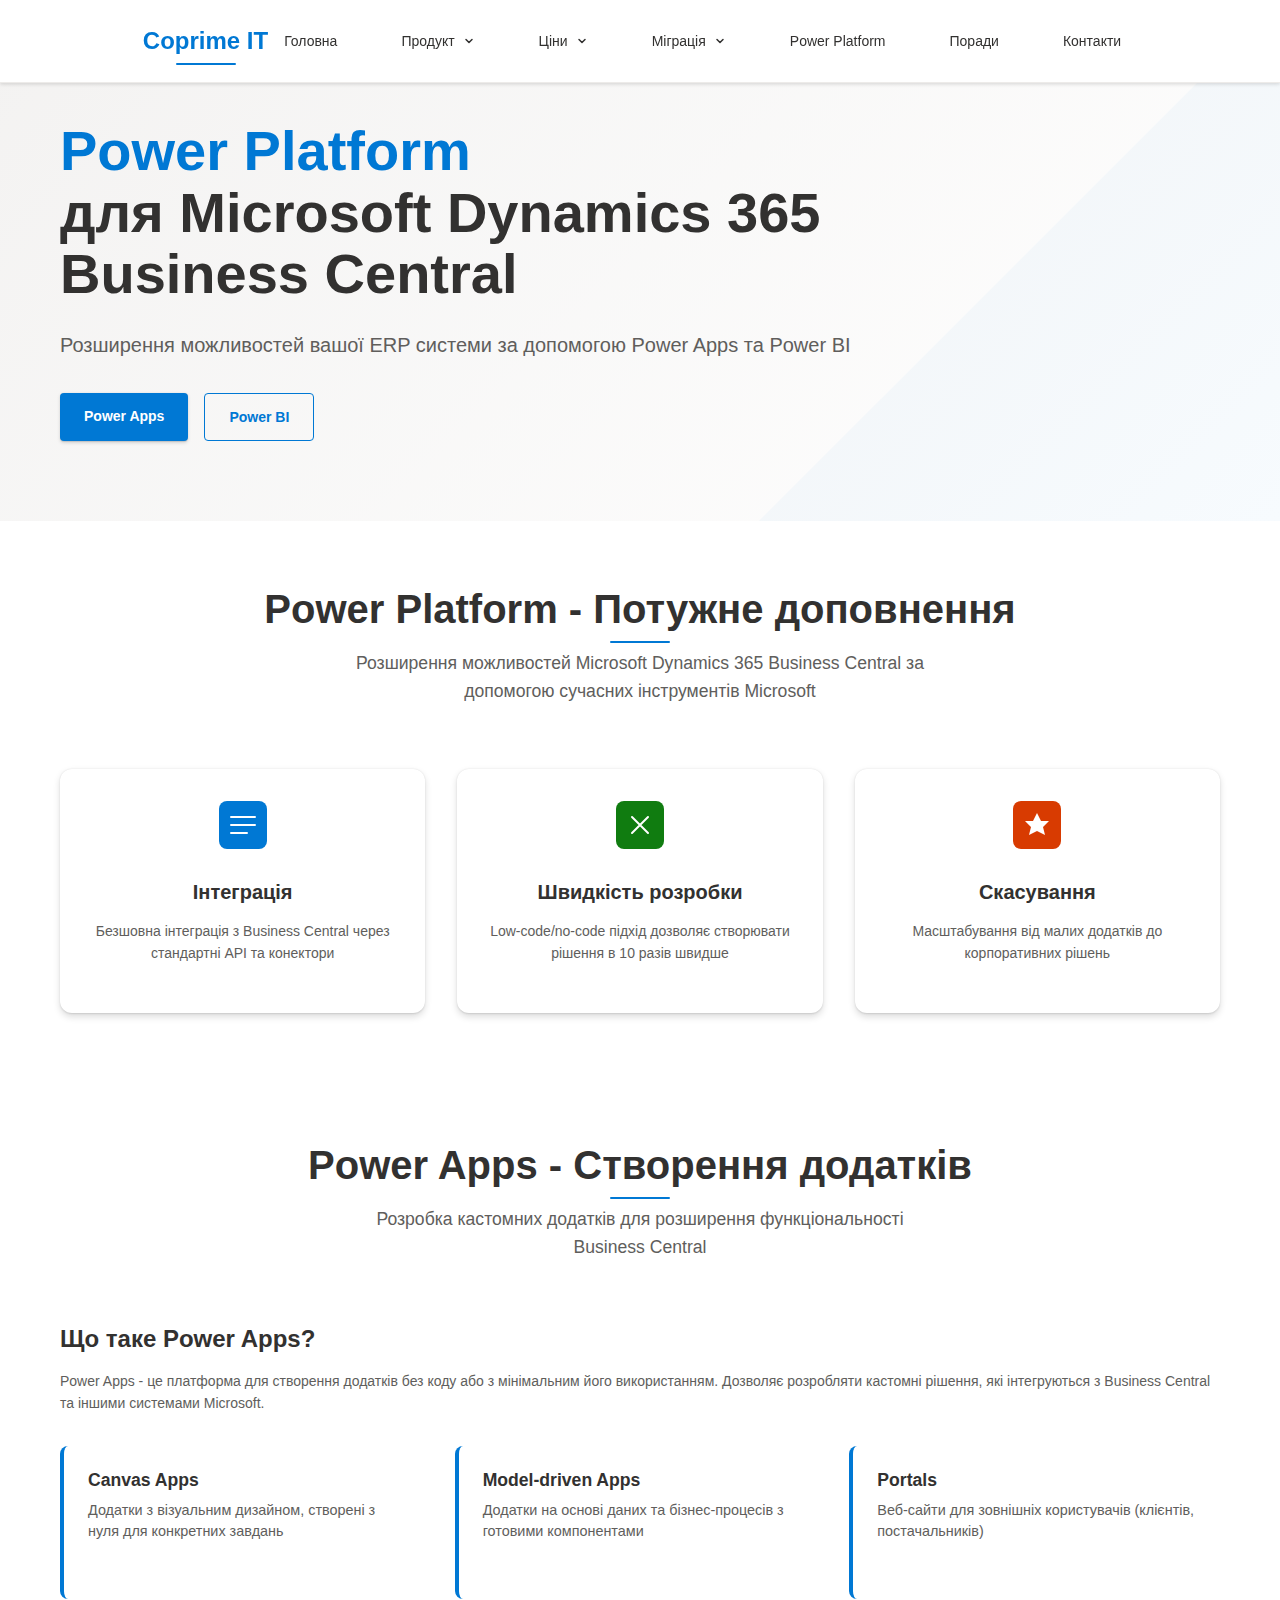
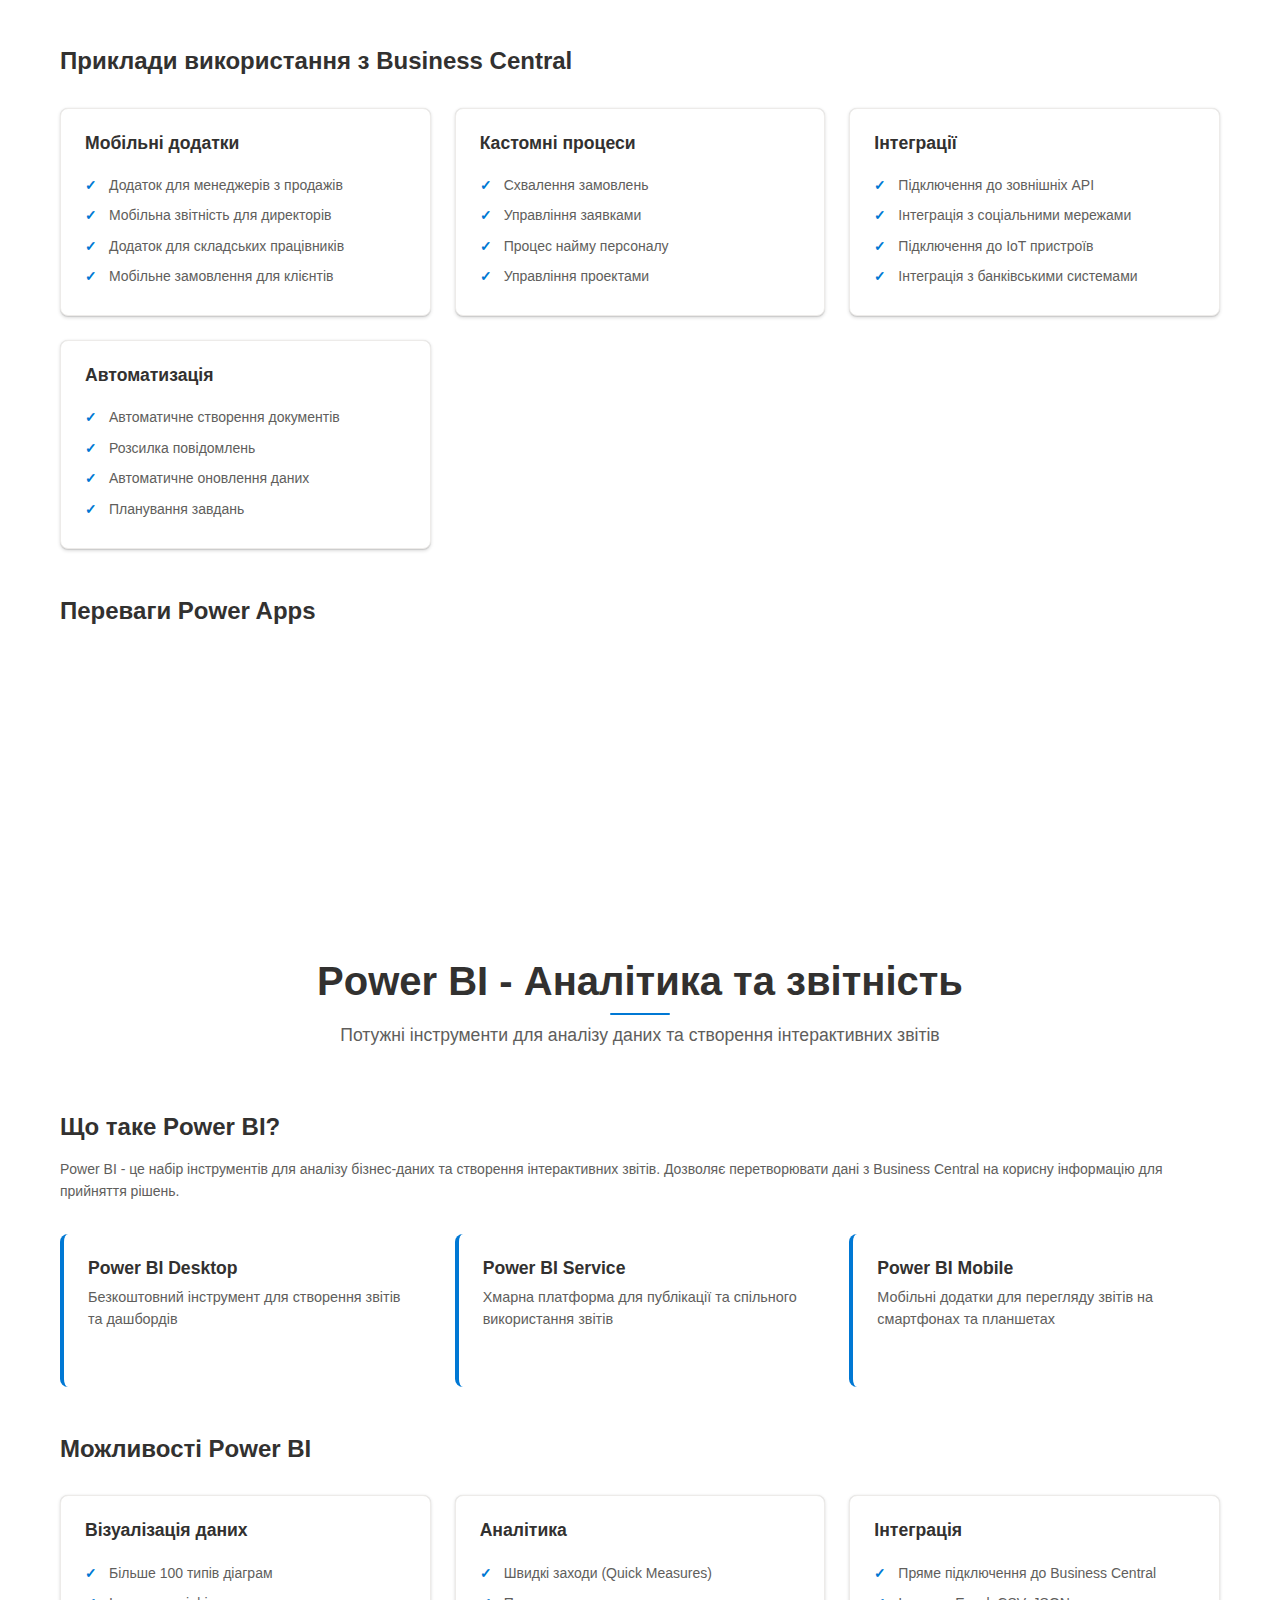
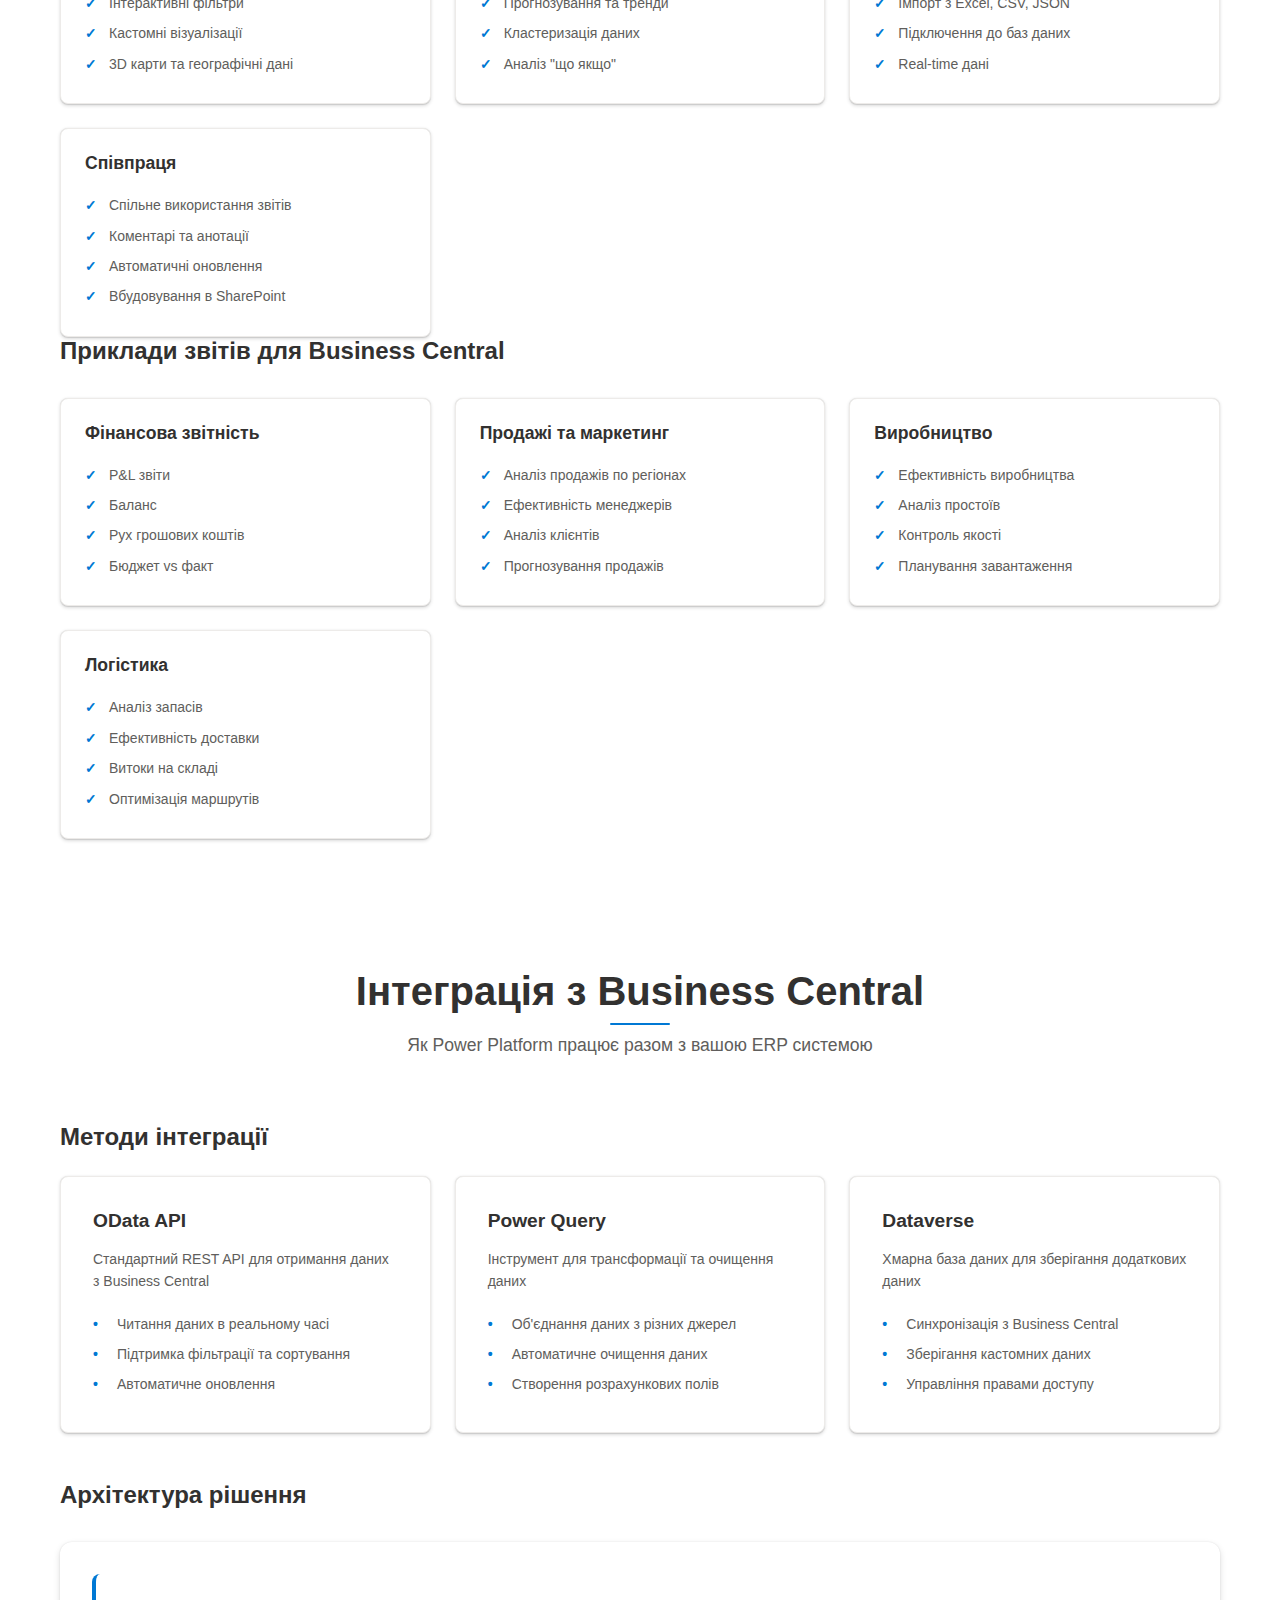
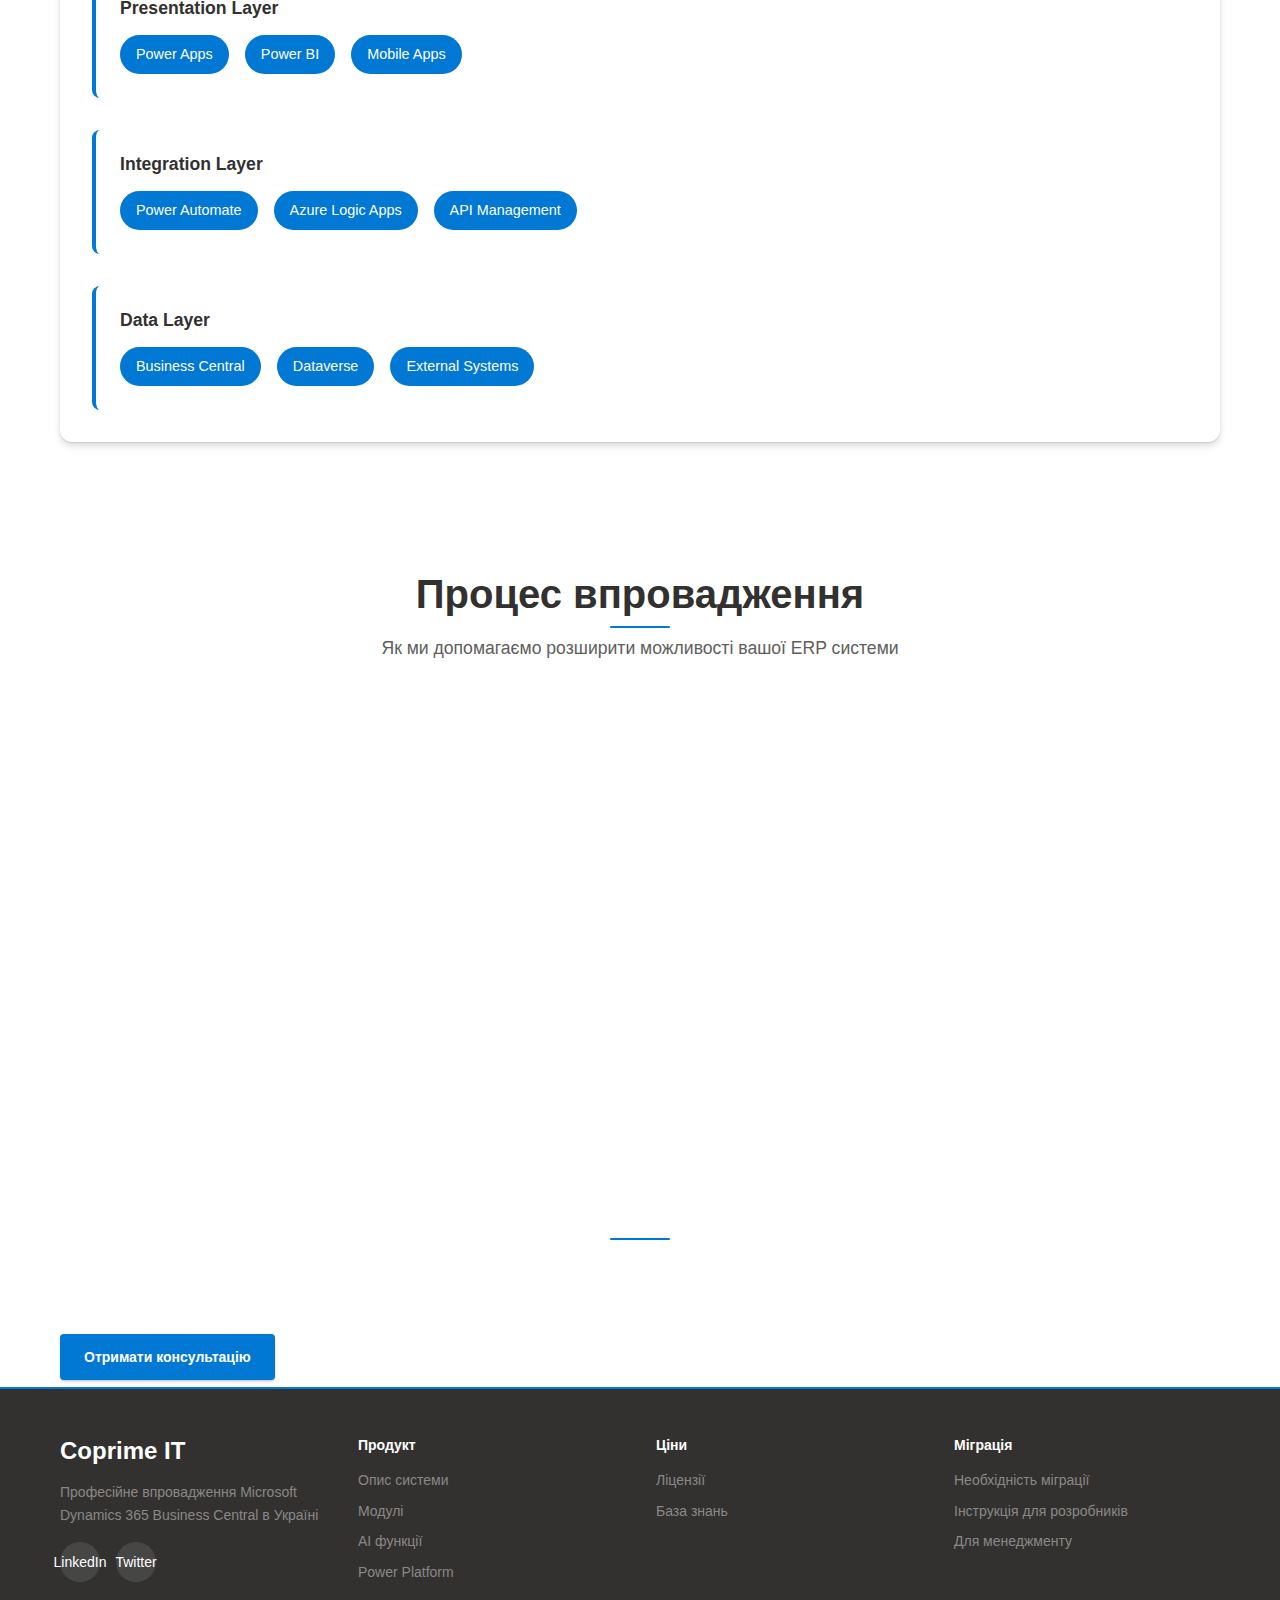
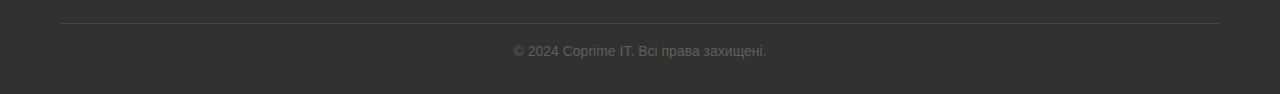
<file: power-platform.html>
<!DOCTYPE html>
<html lang="uk">
<head>
    <meta charset="UTF-8">
    <meta name="viewport" content="width=device-width, initial-scale=1.0">
    <title>Power Platform для Business Central | Power Apps та Power BI | Coprime IT</title>
    <meta name="title" content="Power Platform для Business Central | Power Apps та Power BI | Coprime IT">
    <meta name="description" content="Розширення можливостей Microsoft Dynamics 365 Business Central за допомогою Power Apps та Power BI. Створення додатків, аналітика та звітність.">
    <meta name="keywords" content="Power Platform, Power Apps, Power BI, Business Central, Microsoft, аналітика, додатки, звітність, Coprime IT">
    <meta name="author" content="Coprime IT">
    <meta name="robots" content="index, follow">
    <meta name="revisit-after" content="7 days">
    <meta name="distribution" content="global">
    
    <!-- Open Graph -->
    <meta property="og:type" content="website">
    <meta property="og:url" content="https://coprime.it/power-platform.html">
    <meta property="og:title" content="Power Platform для Business Central | Power Apps та Power BI">
    <meta property="og:description" content="Розширення можливостей Microsoft Dynamics 365 Business Central за допомогою Power Apps та Power BI.">
    <meta property="og:image" content="https://coprime.it/images/power-platform-og.jpg">
    <meta property="og:image:width" content="1200">
    <meta property="og:image:height" content="630">
    <meta property="og:site_name" content="Coprime IT">
    <meta property="og:locale" content="uk_UA">
    
    <!-- Twitter Cards -->
    <meta property="twitter:card" content="summary_large_image">
    <meta property="twitter:url" content="https://coprime.it/power-platform.html">
    <meta property="twitter:title" content="Power Platform для Business Central | Power Apps та Power BI">
    <meta property="twitter:description" content="Розширення можливостей Microsoft Dynamics 365 Business Central за допомогою Power Apps та Power BI.">
    <meta property="twitter:image" content="https://coprime.it/images/power-platform-twitter.jpg">
    
    <!-- Geographical -->
    <meta name="geo.region" content="UA">
    <meta name="geo.placename" content="Ukraine">
    
    <!-- Dublin Core -->
    <meta name="DC.title" content="Power Platform для Business Central">
    <meta name="DC.description" content="Розширення можливостей Microsoft Dynamics 365 Business Central за допомогою Power Apps та Power BI">
    <meta name="DC.creator" content="Coprime IT">
    <meta name="DC.subject" content="Power Platform, Power Apps, Power BI, Business Central">
    <meta name="DC.publisher" content="Coprime IT">
    <meta name="DC.date" content="2024">
    <meta name="DC.type" content="text">
    <meta name="DC.format" content="text/html">
    <meta name="DC.identifier" content="https://coprime.it/power-platform.html">
    <meta name="DC.language" content="uk">
    <meta name="DC.coverage" content="Ukraine">
    <meta name="DC.rights" content="Coprime IT">
    
    <!-- Canonical -->
    <link rel="canonical" href="https://coprime.it/power-platform.html">
    
    <!-- Favicon -->
    <link rel="icon" type="image/x-icon" href="/favicon.ico">
    <link rel="apple-touch-icon" sizes="180x180" href="/apple-touch-icon.png">
    <link rel="icon" type="image/png" sizes="32x32" href="/favicon-32x32.png">
    <link rel="icon" type="image/png" sizes="16x16" href="/favicon-16x16.png">
    
    <!-- Structured Data -->
    <script type="application/ld+json">
    {
        "@context": "https://schema.org",
        "@type": "WebPage",
        "name": "Power Platform для Business Central",
        "description": "Розширення можливостей Microsoft Dynamics 365 Business Central за допомогою Power Apps та Power BI",
        "url": "https://coprime.it/power-platform.html",
        "publisher": {
            "@type": "Organization",
            "name": "Coprime IT",
            "url": "https://coprime.it"
        },
        "mainEntity": {
            "@type": "Service",
            "name": "Power Platform інтеграція",
            "description": "Розширення Business Central за допомогою Power Apps та Power BI",
            "provider": {
                "@type": "Organization",
                "name": "Coprime IT"
            }
        }
    }
    </script>
    
    <link rel="stylesheet" href="styles.css">
</head>
<body>
    <!-- Header -->
    <header class="header">
        <nav class="navbar">
            <div class="nav-container">
                <div class="nav-logo">
                    <h2>Coprime IT</h2>
                </div>
                <ul class="nav-menu">
                    <li><a href="index.html#home" title="Головна сторінка Microsoft Dynamics 365 Business Central">Головна</a></li>
                    <li class="nav-dropdown">
                        <div class="nav-dropdown-toggle">
                            <span>Продукт</span>
                            <svg width="12" height="12" viewBox="0 0 12 12" fill="none">
                                <path d="M3 4.5L6 7.5L9 4.5" stroke="currentColor" stroke-width="1.5" stroke-linecap="round" stroke-linejoin="round"/>
                            </svg>
                        </div>
                        <ul class="nav-dropdown-menu">
                            <li><a href="index.html#product" title="Опис Microsoft Dynamics 365 Business Central">Опис системи</a></li>
                            <li><a href="modules.html" title="Детальний опис модулів Microsoft Dynamics 365 Business Central">Модулі</a></li>
                            <li><a href="index.html#ai-features" title="AI функції Microsoft Dynamics 365 Business Central">AI функції</a></li>
                        </ul>
                    </li>
                    <li class="nav-dropdown">
                        <div class="nav-dropdown-toggle">
                            <span>Ціни</span>
                            <svg width="12" height="12" viewBox="0 0 12 12" fill="none">
                                <path d="M3 4.5L6 7.5L9 4.5" stroke="currentColor" stroke-width="1.5" stroke-linecap="round" stroke-linejoin="round"/>
                            </svg>
                        </div>
                        <ul class="nav-dropdown-menu">
                            <li><a href="index.html#pricing" title="Ціни на ліцензії Microsoft Dynamics 365 Business Central">Ліцензії</a></li>
                            <li><a href="knowledge-base.html" title="База знань Microsoft Dynamics 365 Business Central">База знань</a></li>
                        </ul>
                    </li>
                    <li class="nav-dropdown">
                        <div class="nav-dropdown-toggle">
                            <span>Міграція</span>
                            <svg width="12" height="12" viewBox="0 0 12 12" fill="none">
                                <path d="M3 4.5L6 7.5L9 4.5" stroke="currentColor" stroke-width="1.5" stroke-linecap="round" stroke-linejoin="round"/>
                            </svg>
                        </div>
                        <ul class="nav-dropdown-menu">
                            <li><a href="index.html#migration-urgency" title="Необхідність міграції на Microsoft Dynamics 365 Business Central">Необхідність міграції</a></li>
                            <li><a href="migration-guide.html" title="Інструкція для розробників 1С">Інструкція для розробників</a></li>
                            <li><a href="management.html" title="Для менеджменту">Для менеджменту</a></li>
                        </ul>
                    </li>
                    <li><a href="power-platform.html" title="Power Platform для Microsoft Dynamics 365 Business Central">Power Platform</a></li>
                    <li><a href="implementation-tips.html" title="Поради успішного впровадження Microsoft Dynamics 365 Business Central">Поради</a></li>
                    <li><a href="index.html#contact" title="Контакти Coprime IT">Контакти</a></li>
                </ul>
                <div class="nav-toggle">
                    <span></span>
                    <span></span>
                    <span></span>
                </div>
            </div>
        </nav>
    </header>

    <!-- Hero Section -->
    <section id="hero" class="hero">
        <div class="hero-background"></div>
        <div class="container">
            <div class="hero-content">
                <h1 class="hero-title">
                    <span class="highlight">Power Platform</span><br>
                    для Microsoft Dynamics 365<br>
                    Business Central
                </h1>
                <p class="hero-subtitle">
                    Розширення можливостей вашої ERP системи за допомогою Power Apps та Power BI
                </p>
                <div class="hero-buttons">
                    <a href="#power-apps" class="btn btn-primary" title="Дізнатися про Power Apps">Power Apps</a>
                    <a href="#power-bi" class="btn btn-secondary" title="Дізнатися про Power BI">Power BI</a>
                </div>
            </div>
        </div>
    </section>

    <!-- Power Platform Overview -->
    <section id="overview" class="power-overview">
        <div class="container">
            <div class="section-header">
                <h2>Power Platform - Потужне доповнення</h2>
                <p>Розширення можливостей Microsoft Dynamics 365 Business Central за допомогою сучасних інструментів Microsoft</p>
            </div>
            
            <div class="overview-grid">
                <div class="overview-card">
                    <div class="overview-icon">
                        <svg width="48" height="48" viewBox="0 0 48 48" fill="none">
                            <rect width="48" height="48" rx="8" fill="#0078D4"/>
                            <path d="M12 16H36M12 24H36M12 32H28" stroke="white" stroke-width="2" stroke-linecap="round"/>
                        </svg>
                    </div>
                    <h3>Інтеграція</h3>
                    <p>Безшовна інтеграція з Business Central через стандартні API та конектори</p>
                </div>
                
                <div class="overview-card">
                    <div class="overview-icon">
                        <svg width="48" height="48" viewBox="0 0 48 48" fill="none">
                            <rect width="48" height="48" rx="8" fill="#107C10"/>
                            <path d="M16 16L24 24L32 16M16 32L24 24L32 32" stroke="white" stroke-width="2" stroke-linecap="round" stroke-linejoin="round"/>
                        </svg>
                    </div>
                    <h3>Швидкість розробки</h3>
                    <p>Low-code/no-code підхід дозволяє створювати рішення в 10 разів швидше</p>
                </div>
                
                <div class="overview-card">
                    <div class="overview-icon">
                        <svg width="48" height="48" viewBox="0 0 48 48" fill="none">
                            <rect width="48" height="48" rx="8" fill="#D83B01"/>
                            <path d="M24 12L28 20H36L30 26L32 34L24 30L16 34L18 26L12 20H20L24 12Z" fill="white"/>
                        </svg>
                    </div>
                    <h3>Скасування</h3>
                    <p>Масштабування від малих додатків до корпоративних рішень</p>
                </div>
            </div>
        </div>
    </section>

    <!-- Power Apps Section -->
    <section id="power-apps" class="power-apps">
        <div class="container">
            <div class="section-header">
                <h2>Power Apps - Створення додатків</h2>
                <p>Розробка кастомних додатків для розширення функціональності Business Central</p>
            </div>
            
            <div class="power-apps-content">
                <div class="apps-overview">
                    <h3>Що таке Power Apps?</h3>
                    <p>Power Apps - це платформа для створення додатків без коду або з мінімальним його використанням. Дозволяє розробляти кастомні рішення, які інтегруються з Business Central та іншими системами Microsoft.</p>
                    
                    <div class="apps-types">
                        <div class="app-type">
                            <h4>Canvas Apps</h4>
                            <p>Додатки з візуальним дизайном, створені з нуля для конкретних завдань</p>
                        </div>
                        <div class="app-type">
                            <h4>Model-driven Apps</h4>
                            <p>Додатки на основі даних та бізнес-процесів з готовими компонентами</p>
                        </div>
                        <div class="app-type">
                            <h4>Portals</h4>
                            <p>Веб-сайти для зовнішніх користувачів (клієнтів, постачальників)</p>
                        </div>
                    </div>
                </div>
                
                <div class="apps-use-cases">
                    <h3>Приклади використання з Business Central</h3>
                    <div class="use-cases-grid">
                        <div class="use-case-card">
                            <h4>Мобільні додатки</h4>
                            <ul>
                                <li>Додаток для менеджерів з продажів</li>
                                <li>Мобільна звітність для директорів</li>
                                <li>Додаток для складських працівників</li>
                                <li>Мобільне замовлення для клієнтів</li>
                            </ul>
                        </div>
                        
                        <div class="use-case-card">
                            <h4>Кастомні процеси</h4>
                            <ul>
                                <li>Схвалення замовлень</li>
                                <li>Управління заявками</li>
                                <li>Процес найму персоналу</li>
                                <li>Управління проектами</li>
                            </ul>
                        </div>
                        
                        <div class="use-case-card">
                            <h4>Інтеграції</h4>
                            <ul>
                                <li>Підключення до зовнішніх API</li>
                                <li>Інтеграція з соціальними мережами</li>
                                <li>Підключення до IoT пристроїв</li>
                                <li>Інтеграція з банківськими системами</li>
                            </ul>
                        </div>
                        
                        <div class="use-case-card">
                            <h4>Автоматизація</h4>
                            <ul>
                                <li>Автоматичне створення документів</li>
                                <li>Розсилка повідомлень</li>
                                <li>Автоматичне оновлення даних</li>
                                <li>Планування завдань</li>
                            </ul>
                        </div>
                    </div>
                </div>
                
                <div class="apps-benefits">
                    <h3>Переваги Power Apps</h3>
                    <div class="benefits-grid">
                        <div class="benefit-item">
                            <h4>Швидкість розробки</h4>
                            <p>Створення додатків за дні замість місяців</p>
                        </div>
                        <div class="benefit-item">
                            <h4>Зниження витрат</h4>
                            <p>Менше потреб в дорогих розробниках</p>
                        </div>
                        <div class="benefit-item">
                            <h4>Гнучкість</h4>
                            <p>Легко адаптувати під змінюючі потреби</p>
                        </div>
                        <div class="benefit-item">
                            <h4>Безпека</h4>
                            <p>Вбудована безпека Microsoft та Azure</p>
                        </div>
                    </div>
                </div>
            </div>
        </div>
    </section>

    <!-- Power BI Section -->
    <section id="power-bi" class="power-bi">
        <div class="container">
            <div class="section-header">
                <h2>Power BI - Аналітика та звітність</h2>
                <p>Потужні інструменти для аналізу даних та створення інтерактивних звітів</p>
            </div>
            
            <div class="power-bi-content">
                <div class="bi-overview">
                    <h3>Що таке Power BI?</h3>
                    <p>Power BI - це набір інструментів для аналізу бізнес-даних та створення інтерактивних звітів. Дозволяє перетворювати дані з Business Central на корисну інформацію для прийняття рішень.</p>
                    
                    <div class="bi-components">
                        <div class="bi-component">
                            <h4>Power BI Desktop</h4>
                            <p>Безкоштовний інструмент для створення звітів та дашбордів</p>
                        </div>
                        <div class="bi-component">
                            <h4>Power BI Service</h4>
                            <p>Хмарна платформа для публікації та спільного використання звітів</p>
                        </div>
                        <div class="bi-component">
                            <h4>Power BI Mobile</h4>
                            <p>Мобільні додатки для перегляду звітів на смартфонах та планшетах</p>
                        </div>
                    </div>
                </div>
                
                <div class="bi-features">
                    <h3>Можливості Power BI</h3>
                    <div class="features-grid">
                        <div class="feature-card">
                            <h4>Візуалізація даних</h4>
                            <ul>
                                <li>Більше 100 типів діаграм</li>
                                <li>Інтерактивні фільтри</li>
                                <li>Кастомні візуалізації</li>
                                <li>3D карти та географічні дані</li>
                            </ul>
                        </div>
                        
                        <div class="feature-card">
                            <h4>Аналітика</h4>
                            <ul>
                                <li>Швидкі заходи (Quick Measures)</li>
                                <li>Прогнозування та тренди</li>
                                <li>Кластеризація даних</li>
                                <li>Аналіз "що якщо"</li>
                            </ul>
                        </div>
                        
                        <div class="feature-card">
                            <h4>Інтеграція</h4>
                            <ul>
                                <li>Пряме підключення до Business Central</li>
                                <li>Імпорт з Excel, CSV, JSON</li>
                                <li>Підключення до баз даних</li>
                                <li>Real-time дані</li>
                            </ul>
                        </div>
                        
                        <div class="feature-card">
                            <h4>Співпраця</h4>
                            <ul>
                                <li>Спільне використання звітів</li>
                                <li>Коментарі та анотації</li>
                                <li>Автоматичні оновлення</li>
                                <li>Вбудовування в SharePoint</li>
                            </ul>
                        </div>
                    </div>
                </div>
                
                <div class="bi-use-cases">
                    <h3>Приклади звітів для Business Central</h3>
                    <div class="reports-grid">
                        <div class="report-card">
                            <h4>Фінансова звітність</h4>
                            <ul>
                                <li>P&L звіти</li>
                                <li>Баланс</li>
                                <li>Рух грошових коштів</li>
                                <li>Бюджет vs факт</li>
                            </ul>
                        </div>
                        
                        <div class="report-card">
                            <h4>Продажі та маркетинг</h4>
                            <ul>
                                <li>Аналіз продажів по регіонах</li>
                                <li>Ефективність менеджерів</li>
                                <li>Аналіз клієнтів</li>
                                <li>Прогнозування продажів</li>
                            </ul>
                        </div>
                        
                        <div class="report-card">
                            <h4>Виробництво</h4>
                            <ul>
                                <li>Ефективність виробництва</li>
                                <li>Аналіз простоїв</li>
                                <li>Контроль якості</li>
                                <li>Планування завантаження</li>
                            </ul>
                        </div>
                        
                        <div class="report-card">
                            <h4>Логістика</h4>
                            <ul>
                                <li>Аналіз запасів</li>
                                <li>Ефективність доставки</li>
                                <li>Витоки на складі</li>
                                <li>Оптимізація маршрутів</li>
                            </ul>
                        </div>
                    </div>
                </div>
            </div>
        </div>
    </section>

    <!-- Integration Section -->
    <section id="integration" class="integration">
        <div class="container">
            <div class="section-header">
                <h2>Інтеграція з Business Central</h2>
                <p>Як Power Platform працює разом з вашою ERP системою</p>
            </div>
            
            <div class="integration-content">
                <div class="integration-methods">
                    <h3>Методи інтеграції</h3>
                    <div class="methods-grid">
                        <div class="method-card">
                            <h4>OData API</h4>
                            <p>Стандартний REST API для отримання даних з Business Central</p>
                            <ul>
                                <li>Читання даних в реальному часі</li>
                                <li>Підтримка фільтрації та сортування</li>
                                <li>Автоматичне оновлення</li>
                            </ul>
                        </div>
                        
                        <div class="method-card">
                            <h4>Power Query</h4>
                            <p>Інструмент для трансформації та очищення даних</p>
                            <ul>
                                <li>Об'єднання даних з різних джерел</li>
                                <li>Автоматичне очищення даних</li>
                                <li>Створення розрахункових полів</li>
                            </ul>
                        </div>
                        
                        <div class="method-card">
                            <h4>Dataverse</h4>
                            <p>Хмарна база даних для зберігання додаткових даних</p>
                            <ul>
                                <li>Синхронізація з Business Central</li>
                                <li>Зберігання кастомних даних</li>
                                <li>Управління правами доступу</li>
                            </ul>
                        </div>
                    </div>
                </div>
                
                <div class="integration-architecture">
                    <h3>Архітектура рішення</h3>
                    <div class="architecture-diagram">
                        <div class="arch-layer">
                            <h4>Presentation Layer</h4>
                            <div class="arch-components">
                                <span>Power Apps</span>
                                <span>Power BI</span>
                                <span>Mobile Apps</span>
                            </div>
                        </div>
                        <div class="arch-layer">
                            <h4>Integration Layer</h4>
                            <div class="arch-components">
                                <span>Power Automate</span>
                                <span>Azure Logic Apps</span>
                                <span>API Management</span>
                            </div>
                        </div>
                        <div class="arch-layer">
                            <h4>Data Layer</h4>
                            <div class="arch-components">
                                <span>Business Central</span>
                                <span>Dataverse</span>
                                <span>External Systems</span>
                            </div>
                        </div>
                    </div>
                </div>
            </div>
        </div>
    </section>

    <!-- Implementation Section -->
    <section id="implementation" class="implementation">
        <div class="container">
            <div class="section-header">
                <h2>Процес впровадження</h2>
                <p>Як ми допомагаємо розширити можливості вашої ERP системи</p>
            </div>
            
            <div class="implementation-steps">
                <div class="step">
                    <div class="step-number">1</div>
                    <div class="step-content">
                        <h3>Аналіз потреб</h3>
                        <p>Вивчення бізнес-процесів та визначення областей для автоматизації та аналітики</p>
                    </div>
                </div>
                
                <div class="step">
                    <div class="step-number">2</div>
                    <div class="step-content">
                        <h3>Проектування рішення</h3>
                        <p>Створення архітектури та прототипів додатків та звітів</p>
                    </div>
                </div>
                
                <div class="step">
                    <div class="step-number">3</div>
                    <div class="step-content">
                        <h3>Розробка</h3>
                        <p>Створення Power Apps додатків та Power BI звітів з інтеграцією в Business Central</p>
                    </div>
                </div>
                
                <div class="step">
                    <div class="step-number">4</div>
                    <div class="step-content">
                        <h3>Тестування</h3>
                        <p>Перевірка функціональності та продуктивності рішення</p>
                    </div>
                </div>
                
                <div class="step">
                    <div class="step-number">5</div>
                    <div class="step-content">
                        <h3>Впровадження</h3>
                        <p>Запуск рішення в продакшн та навчання користувачів</p>
                    </div>
                </div>
                
                <div class="step">
                    <div class="step-number">6</div>
                    <div class="step-content">
                        <h3>Підтримка</h3>
                        <p>Постійна підтримка та розвиток рішення</p>
                    </div>
                </div>
            </div>
        </div>
    </section>

    <!-- CTA Section -->
    <section id="cta" class="cta">
        <div class="container">
            <div class="cta-content">
                <h2>Готові розширити можливості Business Central?</h2>
                <p>Наші експерти допоможуть створити потужні додатки та звіти для вашого бізнесу</p>
                <a href="index.html#contact" class="btn btn-primary" title="Замовити консультацію по Power Platform">Отримати консультацію</a>
            </div>
        </div>
    </section>

    <!-- Footer -->
    <footer class="footer">
        <div class="container">
            <div class="footer-content">
                <div class="footer-section">
                    <h3>Coprime IT</h3>
                    <p>Професійне впровадження Microsoft Dynamics 365 Business Central в Україні</p>
                    <div class="social-links">
                        <a href="https://www.linkedin.com/company/coprime-it" target="_blank" rel="noopener noreferrer" title="LinkedIn Coprime IT">LinkedIn</a>
                        <a href="https://twitter.com/CoprimeIT" target="_blank" rel="noopener noreferrer" title="Twitter Coprime IT">Twitter</a>
                    </div>
                </div>
                
                <div class="footer-section">
                    <h4>Продукт</h4>
                    <ul>
                        <li><a href="index.html#product">Опис системи</a></li>
                        <li><a href="modules.html">Модулі</a></li>
                        <li><a href="index.html#ai-features">AI функції</a></li>
                        <li><a href="power-platform.html">Power Platform</a></li>
                    </ul>
                </div>
                
                <div class="footer-section">
                    <h4>Ціни</h4>
                    <ul>
                        <li><a href="index.html#pricing">Ліцензії</a></li>
                        <li><a href="knowledge-base.html">База знань</a></li>
                    </ul>
                </div>
                
                <div class="footer-section">
                    <h4>Міграція</h4>
                    <ul>
                        <li><a href="index.html#migration-urgency">Необхідність міграції</a></li>
                        <li><a href="migration-guide.html">Інструкція для розробників</a></li>
                        <li><a href="management.html">Для менеджменту</a></li>
                    </ul>
                </div>
            </div>
            
            <div class="footer-bottom">
                <p>&copy; 2024 Coprime IT. Всі права захищені.</p>
            </div>
        </div>
    </footer>

    <script src="script.js"></script>
</body>
</html>
</file>
<file: styles.css>
/* Reset and Base Styles */
* {
    margin: 0;
    padding: 0;
    box-sizing: border-box;
}

:root {
    /* Microsoft Business Central Colors */
    --primary-color: #0078d4;
    --primary-dark: #106ebe;
    --primary-light: #40a9ff;
    --secondary-color: #605e5c;
    --accent-color: #107c10;
    --accent-light: #107c10;
    --warning-color: #ff8c00;
    --error-color: #d13438;
    
    /* Text Colors */
    --text-primary: #323130;
    --text-secondary: #605e5c;
    --text-light: #8a8886;
    --text-white: #ffffff;
    
    /* Background Colors */
    --bg-primary: #ffffff;
    --bg-secondary: #f3f2f1;
    --bg-tertiary: #edebe9;
    --bg-dark: #323130;
    --bg-accent: #f0f8ff;
    
    /* Border Colors */
    --border-color: #edebe9;
    --border-light: #f3f2f1;
    --border-dark: #c8c6c4;
    
    /* Shadows */
    --shadow-sm: 0 1.6px 3.6px 0 rgba(0, 0, 0, 0.132), 0 0.3px 0.9px 0 rgba(0, 0, 0, 0.108);
    --shadow-md: 0 3.2px 7.2px 0 rgba(0, 0, 0, 0.132), 0 0.6px 1.8px 0 rgba(0, 0, 0, 0.108);
    --shadow-lg: 0 6.4px 14.4px 0 rgba(0, 0, 0, 0.132), 0 1.2px 3.6px 0 rgba(0, 0, 0, 0.108);
    --shadow-xl: 0 12.8px 28.8px 0 rgba(0, 0, 0, 0.132), 0 2.4px 7.2px 0 rgba(0, 0, 0, 0.108);
    
    /* Gradients */
    --gradient-primary: linear-gradient(135deg, #0078d4 0%, #106ebe 100%);
    --gradient-secondary: linear-gradient(135deg, #107c10 0%, #0b5a0b 100%);
    --gradient-accent: linear-gradient(135deg, #40a9ff 0%, #0078d4 100%);
    --gradient-hero: linear-gradient(135deg, #f3f2f1 0%, #ffffff 100%);
    
    /* AI Colors */
    --ai-primary: #68217a;
    --ai-secondary: #8e44ad;
    --ai-accent: #e8d5f0;
}

body {
    font-family: 'Segoe UI', Tahoma, Geneva, Verdana, sans-serif;
    line-height: 1.6;
    color: var(--text-primary);
    background-color: var(--bg-primary);
    overflow-x: hidden;
    font-size: 14px;
}

.container {
    max-width: 1200px;
    margin: 0 auto;
    padding: 0 20px;
}

/* Typography */
h1, h2, h3, h4, h5, h6 {
    font-weight: 600;
    line-height: 1.2;
    margin-bottom: 1rem;
    color: var(--text-primary);
    font-family: 'Segoe UI', Tahoma, Geneva, Verdana, sans-serif;
}

h1 {
    font-size: 3.5rem;
    font-weight: 700;
    text-shadow: none;
}

h2 {
    font-size: 2.5rem;
    font-weight: 600;
    position: relative;
}

h2::after {
    content: '';
    position: absolute;
    bottom: -10px;
    left: 50%;
    transform: translateX(-50%);
    width: 60px;
    height: 2px;
    background: var(--primary-color);
    border-radius: 1px;
}

h3 {
    font-size: 1.5rem;
    font-weight: 600;
}

p {
    margin-bottom: 1rem;
    color: var(--text-secondary);
    font-weight: 400;
    line-height: 1.6;
}

/* Buttons */
.btn {
    display: inline-block;
    padding: 12px 24px;
    border-radius: 4px;
    text-decoration: none;
    font-weight: 600;
    transition: all 0.2s ease;
    border: none;
    cursor: pointer;
    font-size: 14px;
    font-family: 'Segoe UI', Tahoma, Geneva, Verdana, sans-serif;
    text-transform: none;
    letter-spacing: 0;
    position: relative;
    overflow: hidden;
}

.btn-primary {
    background: var(--primary-color);
    color: white;
    box-shadow: var(--shadow-sm);
}

.btn-primary:hover {
    background: var(--primary-dark);
    transform: translateY(-1px);
    box-shadow: var(--shadow-md);
}

.btn-primary:active {
    transform: translateY(0);
    box-shadow: var(--shadow-sm);
}

.btn-secondary {
    background: transparent;
    color: var(--primary-color);
    border: 1px solid var(--primary-color);
}

.btn-secondary:hover {
    background: var(--primary-color);
    color: white;
    transform: translateY(-1px);
    box-shadow: var(--shadow-sm);
}

.btn-secondary:active {
    transform: translateY(0);
}

/* Header */
.header {
    position: fixed;
    top: 0;
    left: 0;
    right: 0;
    background: rgba(255, 255, 255, 0.95);
    backdrop-filter: blur(10px);
    z-index: 1000;
    border-bottom: 1px solid var(--border-color);
    box-shadow: var(--shadow-sm);
}

.navbar {
    padding: 1rem 0;
    min-height: 70px;
    display: flex;
    align-items: center;
}

.nav-container {
    max-width: 1200px;
    margin: 0 auto;
    padding: 0 20px;
    display: flex;
    justify-content: space-between;
    align-items: center;
    min-height: 50px;
    height: 100%;
}

.nav-logo h2 {
    color: var(--primary-color);
    font-weight: 600;
    margin: 0;
    font-size: 1.5rem;
    display: flex;
    align-items: center;
    height: 100%;
}

.nav-menu {
    display: flex;
    list-style: none;
    gap: 2rem;
    align-items: center;
}

.nav-menu a {
    text-decoration: none;
    color: var(--text-primary);
    font-weight: 500;
    transition: color 0.3s ease;
    font-size: 14px;
    padding: 0.5rem 1rem;
    border-radius: 6px;
    display: flex;
    align-items: center;
    height: 100%;
}

/* Dropdown Menu Styles */
.nav-dropdown {
    position: relative;
    display: flex;
    align-items: center;
}

.nav-dropdown-toggle {
    display: flex;
    align-items: center;
    gap: 0.5rem;
    cursor: pointer;
    height: 100%;
    padding: 0.5rem 1rem;
    border-radius: 6px;
    transition: color 0.3s ease;
}

.nav-dropdown-toggle i {
    font-size: 0.8rem;
    transition: transform 0.3s ease;
}

.nav-dropdown:hover .nav-dropdown-toggle {
    color: var(--primary-color);
}

.nav-dropdown:hover .nav-dropdown-toggle i {
    transform: rotate(180deg);
}

.nav-dropdown-menu {
    position: absolute;
    top: 100%;
    left: 0;
    background: white;
    border: 1px solid var(--border-color);
    border-radius: 8px;
    box-shadow: var(--shadow-lg);
    min-width: 200px;
    opacity: 0;
    visibility: hidden;
    transform: translateY(-10px);
    transition: all 0.3s ease;
    z-index: 1000;
    padding: 0.5rem 0;
    margin-top: 0.5rem;
}

.nav-dropdown:hover .nav-dropdown-menu {
    opacity: 1;
    visibility: visible;
    transform: translateY(0);
}

.nav-dropdown-menu li {
    list-style: none;
}

.nav-dropdown-menu a {
    display: block;
    padding: 0.75rem 1rem;
    color: var(--text-secondary);
    font-size: 0.9rem;
    border-radius: 0;
    transition: all 0.3s ease;
}

.nav-dropdown-menu a:hover {
    background: var(--bg-secondary);
    color: var(--primary-color);
    transform: translateX(5px);
}

.nav-menu a:hover {
    color: var(--primary-color);
}

.nav-toggle {
    display: none;
    flex-direction: column;
    cursor: pointer;
}

.nav-toggle span {
    width: 25px;
    height: 3px;
    background: var(--text-primary);
    margin: 3px 0;
    transition: 0.3s;
}

/* Hero Section */
.hero {
    padding: 120px 0 80px;
    background: var(--gradient-hero);
    color: var(--text-primary);
    position: relative;
    overflow: hidden;
}

.hero::before {
    content: '';
    position: absolute;
    top: 0;
    left: 0;
    right: 0;
    bottom: 0;
    background: url('data:image/svg+xml,<svg xmlns="http://www.w3.org/2000/svg" viewBox="0 0 1000 1000"><polygon fill="rgba(0,120,212,0.03)" points="0,1000 1000,0 1000,1000"/></svg>');
    background-size: cover;
}

.hero-container {
    max-width: 1200px;
    margin: 0 auto;
    padding: 0 20px;
    display: grid;
    grid-template-columns: 1fr 1fr;
    gap: 4rem;
    align-items: center;
    position: relative;
    z-index: 2;
}

.hero-title {
    font-size: 3.5rem;
    font-weight: 700;
    margin-bottom: 1.5rem;
    line-height: 1.1;
    color: var(--text-primary);
}

.highlight {
    color: var(--primary-color);
    font-weight: 700;
}

.hero-subtitle {
    font-size: 1.25rem;
    margin-bottom: 2rem;
    color: var(--text-secondary);
    font-weight: 400;
}

.hero-buttons {
    display: flex;
    gap: 1rem;
    flex-wrap: wrap;
}

.hero-image {
    position: relative;
    height: 400px;
}

.hero-visual {
    position: relative;
    width: 100%;
    height: 100%;
}

.floating-card {
    position: absolute;
    background: white;
    border: 1px solid var(--border-color);
    border-radius: 8px;
    padding: 1.5rem;
    display: flex;
    flex-direction: column;
    align-items: center;
    gap: 0.5rem;
    animation: float 6s ease-in-out infinite;
    box-shadow: var(--shadow-md);
    color: var(--text-primary);
}

.floating-card i {
    font-size: 2rem;
    color: var(--primary-color);
}

.floating-card span {
    font-weight: 600;
    font-size: 0.9rem;
    color: var(--text-primary);
}

.card-1 {
    top: 20%;
    left: 10%;
    animation-delay: 0s;
}

.card-2 {
    top: 50%;
    right: 20%;
    animation-delay: 2s;
}

.card-3 {
    bottom: 20%;
    left: 30%;
    animation-delay: 4s;
}

@keyframes float {
    0%, 100% { transform: translateY(0px); }
    50% { transform: translateY(-20px); }
}

/* Section Headers */
.section-header {
    text-align: center;
    margin-bottom: 4rem;
}

.section-header h2 {
    color: var(--text-primary);
    margin-bottom: 1rem;
}

.section-header p {
    font-size: 1.1rem;
    max-width: 600px;
    margin: 0 auto;
    color: var(--text-secondary);
    font-weight: 400;
}

/* Services Section */
.services {
    padding: 80px 0;
    background: var(--bg-secondary);
}

.services-grid {
    display: grid;
    grid-template-columns: repeat(auto-fit, minmax(320px, 1fr));
    gap: 2rem;
    max-width: 1400px;
    margin: 0 auto;
}

.service-card {
    background: white;
    padding: 2rem;
    border-radius: 16px;
    box-shadow: var(--shadow-md);
    transition: all 0.3s ease;
    border: 2px solid var(--border-color);
    position: relative;
    overflow: hidden;
}

.service-card::before {
    content: '';
    position: absolute;
    top: 0;
    left: 0;
    right: 0;
    height: 4px;
    background: var(--gradient-primary);
    transform: scaleX(0);
    transition: transform 0.3s ease;
}

.service-card:hover::before {
    transform: scaleX(1);
}

.service-card:hover {
    transform: translateY(-8px);
    box-shadow: var(--shadow-xl);
    border-color: var(--primary-color);
}

.service-icon {
    width: 60px;
    height: 60px;
    background: var(--gradient-primary);
    border-radius: 12px;
    display: flex;
    align-items: center;
    justify-content: center;
    margin-bottom: 1.5rem;
}

.service-icon i {
    font-size: 1.5rem;
    color: white;
}

.service-card h3 {
    color: var(--text-primary);
    margin-bottom: 1rem;
}

.service-card ul {
    list-style: none;
    margin-top: 1rem;
}

.service-card li {
    padding: 0.5rem 0;
    color: var(--text-secondary);
    position: relative;
    padding-left: 1.5rem;
}

.service-card li::before {
    content: '✓';
    position: absolute;
    left: 0;
    color: var(--primary-color);
    font-weight: bold;
}

/* Product Details Section */
.product-details {
    padding: 80px 0;
    background: var(--bg-secondary);
}

.product-content {
    display: grid;
    grid-template-columns: 1fr 1fr;
    gap: 4rem;
    align-items: start;
}

.product-feature {
    background: white;
    padding: 2rem;
    border-radius: 16px;
    box-shadow: var(--shadow-md);
    margin-bottom: 2rem;
    border: 1px solid var(--border-color);
    transition: all 0.3s ease;
}

.product-feature:hover {
    transform: translateY(-4px);
    box-shadow: var(--shadow-lg);
}

.feature-icon {
    width: 60px;
    height: 60px;
    background: var(--gradient-primary);
    border-radius: 12px;
    display: flex;
    align-items: center;
    justify-content: center;
    margin-bottom: 1.5rem;
}

.feature-icon i {
    font-size: 1.5rem;
    color: white;
}

.product-feature h3 {
    color: var(--text-primary);
    margin-bottom: 1rem;
    font-size: 1.3rem;
}

.product-feature p {
    color: var(--text-secondary);
    margin-bottom: 1rem;
    line-height: 1.6;
}

.product-feature ul {
    list-style: none;
    margin: 0;
    padding: 0;
}

.product-feature li {
    padding: 0.5rem 0;
    color: var(--text-secondary);
    position: relative;
    padding-left: 1.5rem;
    border-bottom: 1px solid var(--border-color);
}

.product-feature li:last-child {
    border-bottom: none;
}

.product-feature li::before {
    content: '✓';
    position: absolute;
    left: 0;
    color: var(--primary-color);
    font-weight: bold;
    font-size: 1.1rem;
}

.product-stats {
    display: grid;
    grid-template-columns: 1fr 1fr;
    gap: 1.5rem;
}

.stat-item {
    background: white;
    padding: 2rem;
    border-radius: 16px;
    text-align: center;
    box-shadow: var(--shadow-md);
    border: 1px solid var(--border-color);
    transition: all 0.3s ease;
}

.stat-item:hover {
    transform: translateY(-4px);
    box-shadow: var(--shadow-lg);
}

.stat-number {
    font-size: 2.5rem;
    font-weight: 700;
    color: var(--primary-color);
    margin-bottom: 0.5rem;
}

.stat-label {
    color: var(--text-secondary);
    font-weight: 500;
    font-size: 0.9rem;
}

.product-cta {
    display: flex;
    gap: 1rem;
    justify-content: center;
    margin-top: 2rem;
    flex-wrap: wrap;
}

.product-cta .btn {
    min-width: 200px;
}

/* Benefits Section */
.benefits {
    padding: 80px 0;
    background: white;
}

.benefits-content {
    display: grid;
    grid-template-columns: 1fr 1fr;
    gap: 4rem;
    align-items: center;
}

.benefit-item {
    display: flex;
    gap: 1.5rem;
    margin-bottom: 2.5rem;
    background: white;
    padding: 1.5rem;
    border-radius: 12px;
    box-shadow: var(--shadow-sm);
    border: 1px solid var(--border-color);
    transition: all 0.3s ease;
}

.benefit-item:hover {
    transform: translateX(10px);
    box-shadow: var(--shadow-md);
    border-color: var(--primary-color);
}

.benefit-icon {
    width: 60px;
    height: 60px;
    background: var(--gradient-accent);
    border-radius: 12px;
    display: flex;
    align-items: center;
    justify-content: center;
    flex-shrink: 0;
    box-shadow: var(--shadow-sm);
}

.benefit-icon i {
    font-size: 1.5rem;
    color: white;
}

.benefit-content h3 {
    color: var(--text-primary);
    margin-bottom: 0.75rem;
    font-weight: 600;
    font-size: 1.2rem;
}

.benefits-chart {
    display: flex;
    flex-direction: column;
    gap: 2rem;
}

.chart-item {
    text-align: center;
    padding: 2rem;
    background: var(--bg-secondary);
    border-radius: 16px;
    border: 1px solid var(--border-color);
}

.chart-number {
    font-size: 3rem;
    font-weight: 700;
    color: var(--primary-color);
    margin-bottom: 0.5rem;
}

.chart-label {
    color: var(--text-secondary);
    font-weight: 500;
    font-size: 0.9rem;
}

/* Migration Urgency Section */
.migration-urgency {
    padding: 80px 0;
    background: var(--bg-secondary);
}

.urgency-content {
    display: grid;
    grid-template-columns: 1fr 1fr;
    gap: 4rem;
    align-items: start;
}

.urgency-warning {
    background: white;
    padding: 2rem;
    border-radius: 16px;
    box-shadow: var(--shadow-md);
    border: 2px solid var(--error-color);
}

.warning-header {
    display: flex;
    align-items: center;
    gap: 1rem;
    margin-bottom: 2rem;
    padding-bottom: 1rem;
    border-bottom: 2px solid var(--error-color);
}

.warning-header i {
    font-size: 2rem;
    color: var(--error-color);
}

.warning-header h3 {
    color: var(--error-color);
    margin: 0;
    font-size: 1.5rem;
    font-weight: 600;
}

.warning-grid {
    display: grid;
    gap: 1.5rem;
}

.warning-item {
    display: flex;
    gap: 1rem;
    padding: 1rem;
    background: var(--bg-accent);
    border-radius: 8px;
    border-left: 4px solid var(--error-color);
}

.warning-icon {
    width: 40px;
    height: 40px;
    background: var(--error-color);
    border-radius: 8px;
    display: flex;
    align-items: center;
    justify-content: center;
    flex-shrink: 0;
}

.warning-icon i {
    font-size: 1.2rem;
    color: white;
}

.warning-content h4 {
    color: var(--text-primary);
    margin-bottom: 0.5rem;
    font-size: 1.1rem;
    font-weight: 600;
}

.warning-content p {
    color: var(--text-secondary);
    margin: 0;
    font-size: 0.9rem;
    line-height: 1.5;
}

.urgency-benefits {
    background: white;
    padding: 2rem;
    border-radius: 16px;
    box-shadow: var(--shadow-md);
    border: 2px solid var(--accent-color);
}

.urgency-benefits h3 {
    color: var(--accent-color);
    margin-bottom: 1.5rem;
    font-size: 1.5rem;
    font-weight: 600;
    text-align: center;
}

.benefits-list {
    display: flex;
    flex-direction: column;
    gap: 1rem;
    margin-bottom: 2rem;
}

.benefits-list .benefit-item {
    display: flex;
    align-items: center;
    gap: 1rem;
    padding: 0.75rem;
    background: var(--bg-accent);
    border-radius: 8px;
    border-left: 4px solid var(--accent-color);
}

.benefits-list .benefit-item i {
    color: var(--accent-color);
    font-size: 1.2rem;
    flex-shrink: 0;
}

.benefits-list .benefit-item span {
    color: var(--text-primary);
    font-weight: 500;
    font-size: 0.95rem;
}

.urgency-cta {
    text-align: center;
    padding: 1.5rem;
    background: var(--bg-accent);
    border-radius: 8px;
    border: 1px solid var(--accent-color);
}

.urgency-cta p {
    color: var(--text-primary);
    margin-bottom: 1rem;
    font-size: 1.1rem;
}

.urgency-cta .btn {
    font-size: 1rem;
    padding: 12px 32px;
}

/* AI Features Section */
.ai-features {
    padding: 80px 0;
    background: var(--bg-accent);
}

.ai-content {
    display: grid;
    grid-template-columns: 1fr 1fr;
    gap: 4rem;
    align-items: start;
}

.ai-feature {
    background: white;
    padding: 2rem;
    border-radius: 16px;
    box-shadow: var(--shadow-md);
    margin-bottom: 2rem;
    border: 2px solid var(--border-color);
    transition: all 0.3s ease;
    position: relative;
    overflow: hidden;
}

.ai-feature::before {
    content: '';
    position: absolute;
    top: 0;
    left: 0;
    right: 0;
    height: 4px;
    background: var(--ai-primary);
    transform: scaleX(0);
    transition: transform 0.3s ease;
}

.ai-feature:hover::before {
    transform: scaleX(1);
}

.ai-feature:hover {
    transform: translateY(-4px);
    box-shadow: var(--shadow-lg);
    border-color: var(--ai-primary);
}

.ai-icon {
    width: 60px;
    height: 60px;
    background: var(--ai-primary);
    border-radius: 12px;
    display: flex;
    align-items: center;
    justify-content: center;
    margin-bottom: 1.5rem;
}

.ai-icon i {
    font-size: 1.5rem;
    color: white;
}

.ai-content-text h3 {
    color: var(--text-primary);
    margin-bottom: 1rem;
    font-size: 1.3rem;
}

.ai-content-text p {
    color: var(--text-secondary);
    margin-bottom: 1rem;
    line-height: 1.6;
}

.ai-content-text ul {
    list-style: none;
    margin: 0;
    padding: 0;
}

.ai-content-text li {
    padding: 0.5rem 0;
    color: var(--text-secondary);
    position: relative;
    padding-left: 1.5rem;
    border-bottom: 1px solid var(--border-color);
}

.ai-content-text li:last-child {
    border-bottom: none;
}

.ai-content-text li::before {
    content: '✓';
    position: absolute;
    left: 0;
    color: var(--ai-primary);
    font-weight: bold;
    font-size: 1.1rem;
}

.ai-stats {
    display: flex;
    flex-direction: column;
    gap: 2rem;
}

.ai-stat-item {
    background: white;
    padding: 2rem;
    border-radius: 16px;
    text-align: center;
    box-shadow: var(--shadow-md);
    border: 2px solid var(--border-color);
    transition: all 0.3s ease;
}

.ai-stat-item:hover {
    transform: translateY(-4px);
    box-shadow: var(--shadow-lg);
    border-color: var(--ai-primary);
}

.ai-stat-number {
    font-size: 3rem;
    font-weight: 700;
    color: var(--ai-primary);
    margin-bottom: 0.5rem;
}

.ai-stat-label {
    color: var(--text-secondary);
    font-weight: 500;
    font-size: 0.9rem;
}

/* Pricing Section */
.pricing {
    padding: 80px 0;
    background: var(--bg-secondary);
}

.pricing-grid {
    display: grid;
    grid-template-columns: repeat(auto-fit, minmax(320px, 1fr));
    gap: 2rem;
    max-width: 1200px;
    margin: 0 auto 4rem;
}

.pricing-card {
    background: white;
    border-radius: 16px;
    box-shadow: var(--shadow-md);
    border: 2px solid var(--border-color);
    transition: all 0.3s ease;
    position: relative;
    overflow: hidden;
}

.pricing-card:hover {
    transform: translateY(-8px);
    box-shadow: var(--shadow-xl);
    border-color: var(--primary-color);
}

.pricing-card.featured {
    border-color: var(--primary-color);
    transform: scale(1.05);
}

.pricing-card.featured:hover {
    transform: scale(1.05) translateY(-8px);
}

.pricing-badge {
    position: absolute;
    top: 0;
    right: 0;
    background: var(--primary-color);
    color: white;
    padding: 8px 16px;
    font-size: 0.8rem;
    font-weight: 600;
    border-radius: 0 16px 0 8px;
}

.pricing-header {
    padding: 2rem 2rem 1rem;
    text-align: center;
    border-bottom: 1px solid var(--border-color);
}

.pricing-header h3 {
    color: var(--text-primary);
    margin-bottom: 1rem;
    font-size: 1.3rem;
    font-weight: 600;
}

.price {
    display: flex;
    align-items: baseline;
    justify-content: center;
    gap: 0.25rem;
    margin-bottom: 1rem;
}

.currency {
    font-size: 1.2rem;
    color: var(--text-secondary);
    font-weight: 500;
}

.amount {
    font-size: 3rem;
    font-weight: 700;
    color: var(--primary-color);
    line-height: 1;
}

.period {
    font-size: 1rem;
    color: var(--text-secondary);
    font-weight: 500;
}

.price-description {
    color: var(--text-secondary);
    font-size: 0.9rem;
    margin: 0;
}

.pricing-features {
    padding: 1.5rem 2rem;
}

.pricing-features ul {
    list-style: none;
    margin: 0;
    padding: 0;
}

.pricing-features li {
    display: flex;
    align-items: center;
    gap: 0.75rem;
    padding: 0.5rem 0;
    color: var(--text-secondary);
    font-size: 0.9rem;
}

.pricing-features i {
    color: var(--accent-color);
    font-size: 1rem;
    flex-shrink: 0;
}

.pricing-footer {
    padding: 1.5rem 2rem 2rem;
    text-align: center;
}

.pricing-info {
    max-width: 1000px;
    margin: 0 auto;
}

.info-grid {
    display: grid;
    grid-template-columns: repeat(auto-fit, minmax(250px, 1fr));
    gap: 2rem;
}

.info-item {
    text-align: center;
    padding: 2rem;
    background: white;
    border-radius: 12px;
    box-shadow: var(--shadow-sm);
    border: 1px solid var(--border-color);
}

.info-item i {
    font-size: 2.5rem;
    color: var(--primary-color);
    margin-bottom: 1rem;
}

.info-item h4 {
    color: var(--text-primary);
    margin-bottom: 0.75rem;
    font-size: 1.1rem;
    font-weight: 600;
}

    .info-item p {
        color: var(--text-secondary);
        font-size: 0.9rem;
        margin: 0;
    }

/* Modules Page Styles */
.modules-overview {
    padding: 80px 0;
    background: white;
}

.modules-grid {
    display: grid;
    grid-template-columns: repeat(auto-fit, minmax(300px, 1fr));
    gap: 2rem;
    max-width: 1200px;
    margin: 0 auto;
}

.module-card {
    background: white;
    border-radius: 16px;
    padding: 2rem;
    box-shadow: var(--shadow-md);
    border: 2px solid var(--border-color);
    transition: all 0.3s ease;
    text-align: center;
}

.module-card:hover {
    transform: translateY(-8px);
    box-shadow: var(--shadow-xl);
    border-color: var(--primary-color);
}

.module-icon {
    width: 80px;
    height: 80px;
    background: var(--gradient-primary);
    border-radius: 50%;
    display: flex;
    align-items: center;
    justify-content: center;
    margin: 0 auto 1.5rem;
}

.module-icon i {
    font-size: 2rem;
    color: white;
}

.module-card h3 {
    color: var(--text-primary);
    margin-bottom: 1rem;
    font-size: 1.3rem;
    font-weight: 600;
}

.module-card p {
    color: var(--text-secondary);
    margin-bottom: 1.5rem;
    line-height: 1.6;
}

.module-link {
    color: var(--primary-color);
    text-decoration: none;
    font-weight: 600;
    display: inline-flex;
    align-items: center;
    gap: 0.5rem;
    transition: all 0.3s ease;
}

.module-link:hover {
    color: var(--primary-dark);
    gap: 0.75rem;
}

.module-link i {
    font-size: 0.9rem;
}

/* Module Detail Sections */
.module-detail {
    padding: 80px 0;
    background: var(--bg-secondary);
}

.module-detail:nth-child(even) {
    background: white;
}

.module-header {
    display: flex;
    align-items: center;
    gap: 2rem;
    margin-bottom: 3rem;
    max-width: 1000px;
    margin-left: auto;
    margin-right: auto;
}

.module-icon-large {
    width: 120px;
    height: 120px;
    background: var(--gradient-primary);
    border-radius: 50%;
    display: flex;
    align-items: center;
    justify-content: center;
    flex-shrink: 0;
}

.module-icon-large i {
    font-size: 3rem;
    color: white;
}

.module-title h2 {
    color: var(--text-primary);
    margin-bottom: 1rem;
    font-size: 2.5rem;
    font-weight: 700;
}

.module-title p {
    color: var(--text-secondary);
    font-size: 1.1rem;
    line-height: 1.6;
    margin: 0;
}

.module-content {
    max-width: 1200px;
    margin: 0 auto;
}

.module-features {
    margin-bottom: 3rem;
}

.module-features h3 {
    color: var(--text-primary);
    margin-bottom: 2rem;
    font-size: 1.8rem;
    font-weight: 600;
    text-align: center;
}

.features-grid {
    display: grid;
    grid-template-columns: repeat(auto-fit, minmax(280px, 1fr));
    gap: 2rem;
}

.feature-item {
    background: white;
    border-radius: 12px;
    padding: 2rem;
    box-shadow: var(--shadow-sm);
    border: 1px solid var(--border-color);
}

.feature-item h4 {
    color: var(--text-primary);
    margin-bottom: 1rem;
    font-size: 1.2rem;
    font-weight: 600;
    display: flex;
    align-items: center;
    gap: 0.75rem;
}

.feature-item h4 i {
    color: var(--primary-color);
    font-size: 1.1rem;
}

.feature-item ul {
    list-style: none;
    margin: 0;
    padding: 0;
}

.feature-item li {
    color: var(--text-secondary);
    padding: 0.5rem 0;
    border-bottom: 1px solid var(--border-color);
    font-size: 0.95rem;
}

.feature-item li:last-child {
    border-bottom: none;
}

.module-benefits {
    background: white;
    border-radius: 16px;
    padding: 2.5rem;
    box-shadow: var(--shadow-md);
    border: 2px solid var(--border-color);
}

.module-benefits h3 {
    color: var(--text-primary);
    margin-bottom: 2rem;
    font-size: 1.8rem;
    font-weight: 600;
    text-align: center;
}

.benefits-list {
    display: grid;
    grid-template-columns: repeat(auto-fit, minmax(250px, 1fr));
    gap: 1.5rem;
}

.benefit-item {
    display: flex;
    align-items: center;
    gap: 1rem;
    padding: 1rem;
    background: var(--bg-secondary);
    border-radius: 8px;
    border: 1px solid var(--border-color);
}

.benefit-item i {
    color: var(--accent-color);
    font-size: 1.2rem;
    flex-shrink: 0;
}

.benefit-item span {
    color: var(--text-primary);
    font-weight: 500;
}

/* CTA Section */
.cta-section {
    padding: 80px 0;
    background: var(--gradient-primary);
    text-align: center;
}

.cta-content h2 {
    color: white;
    margin-bottom: 1rem;
    font-size: 2.5rem;
    font-weight: 700;
}

.cta-content p {
    color: rgba(255, 255, 255, 0.9);
    margin-bottom: 2rem;
    font-size: 1.1rem;
    max-width: 600px;
    margin-left: auto;
    margin-right: auto;
}

.cta-buttons {
    display: flex;
    gap: 1rem;
    justify-content: center;
    flex-wrap: wrap;
}

.cta-buttons .btn {
    min-width: 200px;
}

/* Knowledge Base Page Styles */
.knowledge-section {
    padding: 80px 0;
    background: white;
}

.knowledge-section:nth-child(even) {
    background: var(--bg-secondary);
}

.resources-grid {
    display: grid;
    grid-template-columns: repeat(auto-fit, minmax(300px, 1fr));
    gap: 2rem;
    max-width: 1200px;
    margin: 0 auto;
}

.resource-card {
    background: white;
    border-radius: 16px;
    padding: 2rem;
    box-shadow: var(--shadow-md);
    border: 2px solid var(--border-color);
    transition: all 0.3s ease;
    text-align: center;
}

.resource-card:hover {
    transform: translateY(-8px);
    box-shadow: var(--shadow-xl);
    border-color: var(--primary-color);
}

.resource-icon {
    width: 80px;
    height: 80px;
    background: var(--gradient-primary);
    border-radius: 50%;
    display: flex;
    align-items: center;
    justify-content: center;
    margin: 0 auto 1.5rem;
}

.resource-icon i {
    font-size: 2rem;
    color: white;
}

.resource-card h3 {
    color: var(--text-primary);
    margin-bottom: 1rem;
    font-size: 1.3rem;
    font-weight: 600;
}

.resource-card p {
    color: var(--text-secondary);
    margin-bottom: 1.5rem;
    line-height: 1.6;
}

.resource-links {
    display: flex;
    flex-direction: column;
    gap: 0.75rem;
}

.resource-link {
    color: var(--primary-color);
    text-decoration: none;
    font-weight: 600;
    display: inline-flex;
    align-items: center;
    gap: 0.5rem;
    transition: all 0.3s ease;
    padding: 0.75rem 1rem;
    border: 1px solid var(--border-color);
    border-radius: 8px;
    background: var(--bg-secondary);
}

.resource-link:hover {
    color: var(--primary-dark);
    background: white;
    border-color: var(--primary-color);
    transform: translateX(5px);
}

.resource-link i {
    font-size: 0.9rem;
}

/* Migration Guide Page Styles */
.migration-overview {
    padding: 80px 0;
    background: white;
}

.migration-steps {
    display: grid;
    grid-template-columns: repeat(auto-fit, minmax(300px, 1fr));
    gap: 2rem;
    max-width: 1200px;
    margin: 0 auto;
}

.step-item {
    display: flex;
    gap: 1.5rem;
    padding: 2rem;
    background: white;
    border-radius: 16px;
    box-shadow: var(--shadow-md);
    border: 2px solid var(--border-color);
    transition: all 0.3s ease;
}

.step-item:hover {
    transform: translateY(-5px);
    box-shadow: var(--shadow-xl);
    border-color: var(--primary-color);
}

.step-number {
    width: 60px;
    height: 60px;
    background: var(--gradient-primary);
    border-radius: 50%;
    display: flex;
    align-items: center;
    justify-content: center;
    font-size: 1.5rem;
    font-weight: 700;
    color: white;
    flex-shrink: 0;
}

.step-content h3 {
    color: var(--text-primary);
    margin-bottom: 0.75rem;
    font-size: 1.2rem;
    font-weight: 600;
}

.step-content p {
    color: var(--text-secondary);
    line-height: 1.6;
    margin: 0;
}

/* Technical Comparison */
.technical-comparison {
    padding: 80px 0;
    background: var(--bg-secondary);
}

.comparison-grid {
    display: grid;
    grid-template-columns: repeat(auto-fit, minmax(400px, 1fr));
    gap: 2rem;
    max-width: 1200px;
    margin: 0 auto;
}

.comparison-card {
    background: white;
    border-radius: 16px;
    padding: 2rem;
    box-shadow: var(--shadow-md);
    border: 2px solid var(--border-color);
    transition: all 0.3s ease;
}

.comparison-card.featured {
    border-color: var(--primary-color);
    transform: scale(1.02);
}

.comparison-card h3 {
    color: var(--text-primary);
    margin-bottom: 1.5rem;
    font-size: 1.5rem;
    font-weight: 600;
    text-align: center;
}

.comparison-features {
    display: flex;
    flex-direction: column;
    gap: 1rem;
}

.feature-row {
    display: flex;
    justify-content: space-between;
    align-items: center;
    padding: 0.75rem 0;
    border-bottom: 1px solid var(--border-color);
}

.feature-row:last-child {
    border-bottom: none;
}

.feature-label {
    color: var(--text-secondary);
    font-weight: 500;
}

.feature-value {
    color: var(--text-primary);
    font-weight: 600;
}

/* Development Environment */
.dev-environment {
    padding: 80px 0;
    background: white;
}

.environment-grid {
    display: grid;
    grid-template-columns: repeat(auto-fit, minmax(280px, 1fr));
    gap: 2rem;
    max-width: 1200px;
    margin: 0 auto;
}

.environment-card {
    background: white;
    border-radius: 16px;
    padding: 2rem;
    box-shadow: var(--shadow-md);
    border: 2px solid var(--border-color);
    transition: all 0.3s ease;
    text-align: center;
}

.environment-card:hover {
    transform: translateY(-8px);
    box-shadow: var(--shadow-xl);
    border-color: var(--primary-color);
}

.env-icon {
    width: 80px;
    height: 80px;
    background: var(--gradient-primary);
    border-radius: 50%;
    display: flex;
    align-items: center;
    justify-content: center;
    margin: 0 auto 1.5rem;
}

.env-icon i {
    font-size: 2rem;
    color: white;
}

.environment-card h3 {
    color: var(--text-primary);
    margin-bottom: 1rem;
    font-size: 1.3rem;
    font-weight: 600;
}

.environment-card p {
    color: var(--text-secondary);
    margin-bottom: 1.5rem;
    line-height: 1.6;
}

.env-links {
    display: flex;
    flex-direction: column;
    gap: 0.75rem;
}

.env-link {
    color: var(--primary-color);
    text-decoration: none;
    font-weight: 600;
    display: inline-flex;
    align-items: center;
    gap: 0.5rem;
    transition: all 0.3s ease;
    padding: 0.75rem 1rem;
    border: 1px solid var(--border-color);
    border-radius: 8px;
    background: var(--bg-secondary);
}

.env-link:hover {
    color: var(--primary-dark);
    background: white;
    border-color: var(--primary-color);
    transform: translateX(5px);
}

/* AL Language Guide */
.al-language {
    padding: 80px 0;
    background: var(--bg-secondary);
}

.al-content {
    max-width: 1200px;
    margin: 0 auto;
}

.al-section h3 {
    color: var(--text-primary);
    margin-bottom: 2rem;
    font-size: 1.8rem;
    font-weight: 600;
    text-align: center;
}

.al-differences {
    display: grid;
    grid-template-columns: repeat(auto-fit, minmax(350px, 1fr));
    gap: 2rem;
}

.difference-item {
    background: white;
    border-radius: 12px;
    padding: 2rem;
    box-shadow: var(--shadow-sm);
    border: 1px solid var(--border-color);
}

.difference-item h4 {
    color: var(--text-primary);
    margin-bottom: 1rem;
    font-size: 1.2rem;
    font-weight: 600;
    display: flex;
    align-items: center;
    gap: 0.75rem;
}

.difference-item h4 i {
    color: var(--primary-color);
    font-size: 1.1rem;
}

.difference-item p {
    color: var(--text-secondary);
    margin-bottom: 1.5rem;
    line-height: 1.6;
}

.code-example {
    background: #1e1e1e;
    border-radius: 8px;
    padding: 1.5rem;
    overflow-x: auto;
}

.code-example pre {
    margin: 0;
    color: #d4d4d4;
    font-family: 'Consolas', 'Monaco', 'Courier New', monospace;
    font-size: 0.9rem;
    line-height: 1.5;
}

.code-example code {
    color: #d4d4d4;
}

/* Migration Strategy */
.migration-strategy {
    padding: 80px 0;
    background: white;
}

.strategy-grid {
    display: grid;
    grid-template-columns: repeat(auto-fit, minmax(300px, 1fr));
    gap: 2rem;
    max-width: 1200px;
    margin: 0 auto;
}

.strategy-phase {
    background: white;
    border-radius: 16px;
    padding: 2rem;
    box-shadow: var(--shadow-md);
    border: 2px solid var(--border-color);
    transition: all 0.3s ease;
}

.strategy-phase:hover {
    transform: translateY(-5px);
    box-shadow: var(--shadow-xl);
    border-color: var(--primary-color);
}

.phase-header {
    display: flex;
    align-items: center;
    gap: 1rem;
    margin-bottom: 1.5rem;
}

.phase-number {
    width: 50px;
    height: 50px;
    background: var(--gradient-primary);
    border-radius: 50%;
    display: flex;
    align-items: center;
    justify-content: center;
    font-size: 1.2rem;
    font-weight: 700;
    color: white;
    flex-shrink: 0;
}

.phase-header h3 {
    color: var(--text-primary);
    font-size: 1.3rem;
    font-weight: 600;
    margin: 0;
}

.phase-content h4 {
    color: var(--text-primary);
    margin-bottom: 0.75rem;
    font-size: 1.1rem;
    font-weight: 600;
}

.phase-content ul {
    list-style: none;
    margin: 0 0 1rem 0;
    padding: 0;
}

.phase-content li {
    color: var(--text-secondary);
    padding: 0.5rem 0;
    border-bottom: 1px solid var(--border-color);
    font-size: 0.95rem;
}

.phase-content li:last-child {
    border-bottom: none;
}

.phase-content p {
    color: var(--text-secondary);
    font-weight: 500;
    margin: 0;
}

/* Data Migration */
.data-migration {
    padding: 80px 0;
    background: var(--bg-secondary);
}

.migration-methods {
    display: grid;
    grid-template-columns: repeat(auto-fit, minmax(500px, 1fr));
    gap: 3rem;
    max-width: 1200px;
    margin: 0 auto;
}

.method-card {
    background: white;
    border-radius: 16px;
    padding: 2rem;
    box-shadow: var(--shadow-md);
    border: 2px solid var(--border-color);
}

.method-card h3 {
    color: var(--text-primary);
    margin-bottom: 1.5rem;
    font-size: 1.5rem;
    font-weight: 600;
    text-align: center;
}

.method-steps {
    margin-bottom: 2rem;
}

.step {
    display: flex;
    align-items: center;
    gap: 1rem;
    margin-bottom: 1rem;
}

.step-number {
    width: 30px;
    height: 30px;
    background: var(--primary-color);
    border-radius: 50%;
    display: flex;
    align-items: center;
    justify-content: center;
    font-size: 0.9rem;
    font-weight: 600;
    color: white;
    flex-shrink: 0;
}

.step p {
    color: var(--text-secondary);
    margin: 0;
    font-size: 0.95rem;
}

/* Challenges */
.challenges {
    padding: 80px 0;
    background: white;
}

.challenges-grid {
    display: grid;
    grid-template-columns: repeat(auto-fit, minmax(300px, 1fr));
    gap: 2rem;
    max-width: 1200px;
    margin: 0 auto;
}

.challenge-card {
    background: white;
    border-radius: 16px;
    padding: 2rem;
    box-shadow: var(--shadow-md);
    border: 2px solid var(--border-color);
    transition: all 0.3s ease;
}

.challenge-card:hover {
    transform: translateY(-5px);
    box-shadow: var(--shadow-xl);
    border-color: var(--primary-color);
}

.challenge-icon {
    width: 60px;
    height: 60px;
    background: var(--gradient-accent);
    border-radius: 50%;
    display: flex;
    align-items: center;
    justify-content: center;
    margin-bottom: 1.5rem;
}

.challenge-icon i {
    font-size: 1.5rem;
    color: white;
}

.challenge-card h3 {
    color: var(--text-primary);
    margin-bottom: 1rem;
    font-size: 1.3rem;
    font-weight: 600;
}

.challenge-card p {
    color: var(--text-secondary);
    margin-bottom: 1.5rem;
    line-height: 1.6;
}

.solution h4 {
    color: var(--text-primary);
    margin-bottom: 0.75rem;
    font-size: 1.1rem;
    font-weight: 600;
}

.solution ul {
    list-style: none;
    margin: 0;
    padding: 0;
}

.solution li {
    color: var(--text-secondary);
    padding: 0.5rem 0;
    border-bottom: 1px solid var(--border-color);
    font-size: 0.95rem;
}

.solution li:last-child {
    border-bottom: none;
}

/* Management Page Styles */
.executive-summary {
    padding: 80px 0;
    background: white;
}

.summary-grid {
    display: grid;
    grid-template-columns: repeat(auto-fit, minmax(250px, 1fr));
    gap: 2rem;
    max-width: 1200px;
    margin: 0 auto;
}

.summary-card {
    background: white;
    border-radius: 16px;
    padding: 2rem;
    box-shadow: var(--shadow-md);
    border: 2px solid var(--border-color);
    transition: all 0.3s ease;
    text-align: center;
}

.summary-card:hover {
    transform: translateY(-8px);
    box-shadow: var(--shadow-xl);
    border-color: var(--primary-color);
}

.summary-icon {
    width: 80px;
    height: 80px;
    background: var(--gradient-primary);
    border-radius: 50%;
    display: flex;
    align-items: center;
    justify-content: center;
    margin: 0 auto 1.5rem;
}

.summary-icon i {
    font-size: 2rem;
    color: white;
}

.summary-card h3 {
    color: var(--text-primary);
    margin-bottom: 1rem;
    font-size: 2rem;
    font-weight: 700;
}

.summary-card p {
    color: var(--text-secondary);
    line-height: 1.6;
    margin: 0;
}

/* ROI Analysis */
.roi-analysis {
    padding: 80px 0;
    background: var(--bg-secondary);
}

.roi-content {
    display: grid;
    grid-template-columns: 1fr 1fr;
    gap: 3rem;
    max-width: 1200px;
    margin: 0 auto;
}

.roi-calculator {
    background: white;
    border-radius: 16px;
    padding: 2rem;
    box-shadow: var(--shadow-md);
    border: 2px solid var(--border-color);
}

.roi-calculator h3 {
    color: var(--text-primary);
    margin-bottom: 1.5rem;
    font-size: 1.5rem;
    font-weight: 600;
    text-align: center;
}

.roi-inputs {
    display: flex;
    flex-direction: column;
    gap: 1rem;
    margin-bottom: 2rem;
}

.input-group {
    display: flex;
    flex-direction: column;
    gap: 0.5rem;
}

.input-group label {
    color: var(--text-primary);
    font-weight: 600;
    font-size: 0.9rem;
}

.input-group input {
    padding: 0.75rem;
    border: 1px solid var(--border-color);
    border-radius: 8px;
    font-size: 1rem;
    transition: border-color 0.3s ease;
}

.input-group input:focus {
    outline: none;
    border-color: var(--primary-color);
}

.roi-results {
    margin-top: 2rem;
    padding: 1.5rem;
    background: var(--bg-secondary);
    border-radius: 8px;
    border: 1px solid var(--border-color);
}

.result-item {
    display: flex;
    justify-content: space-between;
    align-items: center;
    padding: 0.75rem 0;
    border-bottom: 1px solid var(--border-color);
}

.result-item:last-child {
    border-bottom: none;
}

.result-item.highlight {
    background: var(--primary-color);
    color: white;
    margin: 0 -1.5rem;
    padding: 1rem 1.5rem;
    border-radius: 8px;
}

.result-label {
    font-weight: 500;
}

.result-value {
    font-weight: 700;
    font-size: 1.1rem;
}

.roi-chart {
    background: white;
    border-radius: 16px;
    padding: 2rem;
    box-shadow: var(--shadow-md);
    border: 2px solid var(--border-color);
}

.roi-chart h3 {
    color: var(--text-primary);
    margin-bottom: 1.5rem;
    font-size: 1.5rem;
    font-weight: 600;
    text-align: center;
}

.chart-container {
    height: 300px;
    position: relative;
    width: 100%;
    min-height: 300px;
}

/* Business Benefits */
.business-benefits {
    padding: 80px 0;
    background: white;
}

.benefits-grid {
    display: grid;
    grid-template-columns: repeat(auto-fit, minmax(300px, 1fr));
    gap: 2rem;
    max-width: 1200px;
    margin: 0 auto;
}

.benefit-card {
    background: white;
    border-radius: 16px;
    padding: 2rem;
    box-shadow: var(--shadow-md);
    border: 2px solid var(--border-color);
    transition: all 0.3s ease;
}

.benefit-card:hover {
    transform: translateY(-5px);
    box-shadow: var(--shadow-xl);
    border-color: var(--primary-color);
}

.benefit-icon {
    width: 60px;
    height: 60px;
    background: var(--gradient-accent);
    border-radius: 50%;
    display: flex;
    align-items: center;
    justify-content: center;
    margin-bottom: 1.5rem;
}

.benefit-icon i {
    font-size: 1.5rem;
    color: white;
}

.benefit-card h3 {
    color: var(--text-primary);
    margin-bottom: 1rem;
    font-size: 1.3rem;
    font-weight: 600;
}

.benefit-card ul {
    list-style: none;
    margin: 0;
    padding: 0;
}

.benefit-card li {
    color: var(--text-secondary);
    padding: 0.5rem 0;
    border-bottom: 1px solid var(--border-color);
    font-size: 0.95rem;
}

.benefit-card li:last-child {
    border-bottom: none;
}

/* Risk Assessment */
.risk-assessment {
    padding: 80px 0;
    background: var(--bg-secondary);
}

.risks-grid {
    display: grid;
    grid-template-columns: repeat(auto-fit, minmax(350px, 1fr));
    gap: 2rem;
    max-width: 1200px;
    margin: 0 auto;
}

.risk-card {
    background: white;
    border-radius: 16px;
    padding: 2rem;
    box-shadow: var(--shadow-md);
    border: 2px solid var(--border-color);
    transition: all 0.3s ease;
}

.risk-card:hover {
    transform: translateY(-5px);
    box-shadow: var(--shadow-xl);
}

.risk-header {
    display: flex;
    align-items: center;
    gap: 1rem;
    margin-bottom: 1.5rem;
}

.risk-icon {
    width: 50px;
    height: 50px;
    border-radius: 50%;
    display: flex;
    align-items: center;
    justify-content: center;
    flex-shrink: 0;
}

.risk-icon.high {
    background: #dc3545;
    color: white;
}

.risk-icon.medium {
    background: #ffc107;
    color: #212529;
}

.risk-icon.low {
    background: #28a745;
    color: white;
}

.risk-header h3 {
    color: var(--text-primary);
    font-size: 1.3rem;
    font-weight: 600;
    margin: 0;
}

.risk-content {
    display: flex;
    flex-direction: column;
    gap: 1.5rem;
}

.risk-item h4 {
    color: var(--text-primary);
    margin-bottom: 0.5rem;
    font-size: 1.1rem;
    font-weight: 600;
}

.risk-item p {
    color: var(--text-secondary);
    margin-bottom: 0.75rem;
    font-size: 0.95rem;
}

.mitigation {
    background: var(--bg-secondary);
    padding: 0.75rem;
    border-radius: 6px;
    border-left: 4px solid var(--primary-color);
    font-size: 0.9rem;
    color: var(--text-primary);
}

/* Implementation Timeline */
.implementation-timeline {
    padding: 80px 0;
    background: white;
}

.timeline {
    max-width: 800px;
    margin: 0 auto;
    position: relative;
}

.timeline::before {
    content: '';
    position: absolute;
    left: 30px;
    top: 0;
    bottom: 0;
    width: 2px;
    background: var(--primary-color);
}

.timeline-item {
    display: flex;
    gap: 2rem;
    margin-bottom: 3rem;
    position: relative;
}

.timeline-marker {
    width: 60px;
    height: 60px;
    background: var(--gradient-primary);
    border-radius: 50%;
    display: flex;
    align-items: center;
    justify-content: center;
    font-size: 1.5rem;
    font-weight: 700;
    color: white;
    flex-shrink: 0;
    z-index: 1;
}

.timeline-content {
    background: white;
    border-radius: 12px;
    padding: 1.5rem;
    box-shadow: var(--shadow-sm);
    border: 1px solid var(--border-color);
    flex: 1;
}

.timeline-content h3 {
    color: var(--text-primary);
    margin-bottom: 0.75rem;
    font-size: 1.2rem;
    font-weight: 600;
}

.timeline-content p {
    color: var(--text-secondary);
    margin-bottom: 1rem;
    line-height: 1.6;
}

.timeline-deliverables {
    background: var(--bg-secondary);
    padding: 0.75rem;
    border-radius: 6px;
    font-size: 0.9rem;
    color: var(--text-primary);
}

/* Success Stories */
.success-stories {
    padding: 80px 0;
    background: var(--bg-secondary);
}

.stories-grid {
    display: grid;
    grid-template-columns: repeat(auto-fit, minmax(350px, 1fr));
    gap: 2rem;
    max-width: 1200px;
    margin: 0 auto;
}

.story-card {
    background: white;
    border-radius: 16px;
    padding: 2rem;
    box-shadow: var(--shadow-md);
    border: 2px solid var(--border-color);
    transition: all 0.3s ease;
}

.story-card:hover {
    transform: translateY(-5px);
    box-shadow: var(--shadow-xl);
    border-color: var(--primary-color);
}

.story-header {
    display: flex;
    justify-content: space-between;
    align-items: center;
    margin-bottom: 1.5rem;
}

.story-header h3 {
    color: var(--text-primary);
    font-size: 1.3rem;
    font-weight: 600;
    margin: 0;
}

.story-industry {
    background: var(--primary-color);
    color: white;
    padding: 0.25rem 0.75rem;
    border-radius: 20px;
    font-size: 0.8rem;
    font-weight: 600;
}

.story-content p {
    color: var(--text-secondary);
    margin-bottom: 1rem;
    line-height: 1.6;
}

.story-results {
    display: grid;
    grid-template-columns: 1fr 1fr;
    gap: 1rem;
    margin-top: 1.5rem;
}

.result {
    text-align: center;
    padding: 1rem;
    background: var(--bg-secondary);
    border-radius: 8px;
    border: 1px solid var(--border-color);
}

.result-number {
    display: block;
    font-size: 1.5rem;
    font-weight: 700;
    color: var(--primary-color);
    margin-bottom: 0.25rem;
}

.result-label {
    font-size: 0.8rem;
    color: var(--text-secondary);
    font-weight: 500;
}

/* Decision Matrix */
.decision-matrix {
    padding: 80px 0;
    background: white;
}

.matrix-container {
    max-width: 1000px;
    margin: 0 auto;
    overflow-x: auto;
}

.decision-table {
    width: 100%;
    border-collapse: collapse;
    background: white;
    border-radius: 12px;
    overflow: hidden;
    box-shadow: var(--shadow-md);
}

.decision-table th,
.decision-table td {
    padding: 1rem;
    text-align: center;
    border-bottom: 1px solid var(--border-color);
}

.decision-table th {
    background: var(--primary-color);
    color: white;
    font-weight: 600;
    font-size: 0.9rem;
}

.decision-table td {
    color: var(--text-primary);
    font-size: 0.9rem;
}

.decision-table tbody tr:hover {
    background: var(--bg-secondary);
}

.total-row {
    background: var(--bg-secondary) !important;
    font-weight: 700;
}

.total-row td {
    color: var(--text-primary);
    font-size: 1rem;
}

/* ERP Comparison */
.erp-comparison {
    padding: 80px 0;
    background: var(--bg-secondary);
}

.comparison-overview {
    max-width: 800px;
    margin: 0 auto 3rem;
    text-align: center;
}

.comparison-intro h3 {
    color: var(--text-primary);
    margin-bottom: 1rem;
    font-size: 1.5rem;
    font-weight: 600;
}

.comparison-intro p {
    color: var(--text-secondary);
    line-height: 1.6;
    font-size: 1.1rem;
}

.erp-systems-grid {
    display: grid;
    grid-template-columns: repeat(auto-fit, minmax(350px, 1fr));
    gap: 2rem;
    max-width: 1200px;
    margin: 0 auto;
}

.erp-card {
    background: white;
    border-radius: 16px;
    padding: 2rem;
    box-shadow: var(--shadow-md);
    border: 2px solid var(--border-color);
    transition: all 0.3s ease;
}

.erp-card:hover {
    transform: translateY(-5px);
    box-shadow: var(--shadow-xl);
    border-color: var(--primary-color);
}

.erp-header {
    text-align: center;
    margin-bottom: 2rem;
    padding-bottom: 1rem;
    border-bottom: 2px solid var(--border-color);
}

.erp-header h3 {
    color: var(--text-primary);
    margin-bottom: 0.5rem;
    font-size: 1.3rem;
    font-weight: 600;
}

.erp-type {
    background: var(--primary-color);
    color: white;
    padding: 0.25rem 0.75rem;
    border-radius: 20px;
    font-size: 0.8rem;
    font-weight: 600;
}

.erp-content {
    display: flex;
    flex-direction: column;
    gap: 1.5rem;
}

.erp-pros h4,
.erp-cons h4,
.erp-best-for h4 {
    color: var(--text-primary);
    margin-bottom: 0.75rem;
    font-size: 1.1rem;
    font-weight: 600;
}

.erp-pros h4 {
    color: var(--primary-color);
}

.erp-cons h4 {
    color: #dc3545;
}

.erp-best-for h4 {
    color: var(--accent-color);
}

.erp-pros ul,
.erp-cons ul {
    list-style: none;
    margin: 0;
    padding: 0;
}

.erp-pros li,
.erp-cons li {
    color: var(--text-secondary);
    padding: 0.5rem 0;
    border-bottom: 1px solid var(--border-color);
    font-size: 0.95rem;
    position: relative;
    padding-left: 1.5rem;
}

.erp-pros li:before {
    content: '✓';
    position: absolute;
    left: 0;
    color: var(--primary-color);
    font-weight: bold;
}

.erp-cons li:before {
    content: '✗';
    position: absolute;
    left: 0;
    color: #dc3545;
    font-weight: bold;
}

.erp-pros li:last-child,
.erp-cons li:last-child {
    border-bottom: none;
}

.erp-best-for p {
    color: var(--text-secondary);
    line-height: 1.6;
    font-size: 0.95rem;
    margin: 0;
    padding: 1rem;
    background: var(--bg-secondary);
    border-radius: 8px;
    border-left: 4px solid var(--accent-color);
}

/* Requirements Gathering */
.requirements-gathering {
    padding: 80px 0;
    background: white;
}

.requirements-process {
    max-width: 1000px;
    margin: 0 auto;
}

.process-step {
    display: flex;
    gap: 2rem;
    margin-bottom: 3rem;
    position: relative;
}

.process-step:last-child {
    margin-bottom: 0;
}

.process-step .step-number {
    width: 60px;
    height: 60px;
    background: var(--gradient-primary);
    border-radius: 50%;
    display: flex;
    align-items: center;
    justify-content: center;
    font-size: 1.5rem;
    font-weight: 700;
    color: white;
    flex-shrink: 0;
    z-index: 1;
}

.process-step .step-content {
    background: white;
    border-radius: 12px;
    padding: 2rem;
    box-shadow: var(--shadow-sm);
    border: 1px solid var(--border-color);
    flex: 1;
}

.process-step .step-content h3 {
    color: var(--text-primary);
    margin-bottom: 1rem;
    font-size: 1.3rem;
    font-weight: 600;
}

.step-details h4 {
    color: var(--text-primary);
    margin-bottom: 0.75rem;
    font-size: 1.1rem;
    font-weight: 600;
}

.step-details ul {
    list-style: none;
    margin: 0 0 1rem 0;
    padding: 0;
}

.step-details li {
    color: var(--text-secondary);
    padding: 0.5rem 0;
    border-bottom: 1px solid var(--border-color);
    font-size: 0.95rem;
}

.step-details li:last-child {
    border-bottom: none;
}

.step-tools {
    background: var(--bg-secondary);
    padding: 1rem;
    border-radius: 8px;
    font-size: 0.9rem;
    color: var(--text-primary);
    border-left: 4px solid var(--primary-color);
}

/* Technical Specifications Section */
.specifications {
    padding: 80px 0;
    background: white;
}

.specs-grid {
    display: grid;
    grid-template-columns: repeat(auto-fit, minmax(350px, 1fr));
    gap: 2rem;
    max-width: 1400px;
    margin: 0 auto;
}

.spec-category {
    background: var(--bg-secondary);
    padding: 2rem;
    border-radius: 16px;
    border: 2px solid var(--border-color);
    transition: all 0.3s ease;
}

.spec-category:hover {
    transform: translateY(-4px);
    box-shadow: var(--shadow-lg);
    border-color: var(--primary-color);
}

.spec-category h3 {
    color: var(--text-primary);
    margin-bottom: 1.5rem;
    display: flex;
    align-items: center;
    gap: 0.75rem;
    font-size: 1.3rem;
}

.spec-category h3 i {
    color: var(--primary-color);
    font-size: 1.2rem;
}

.spec-items {
    display: flex;
    flex-direction: column;
    gap: 1rem;
}

.spec-item {
    display: flex;
    justify-content: space-between;
    align-items: center;
    padding: 0.75rem 0;
    border-bottom: 1px solid var(--border-color);
}

.spec-item:last-child {
    border-bottom: none;
}

.spec-label {
    color: var(--text-secondary);
    font-weight: 500;
    font-size: 0.9rem;
}

.spec-value {
    color: var(--text-primary);
    font-weight: 600;
    text-align: right;
    font-size: 0.9rem;
}

/* Process Section */
.process {
    padding: 80px 0;
    background: var(--bg-secondary);
}

.process-steps {
    display: grid;
    grid-template-columns: repeat(auto-fit, minmax(350px, 1fr));
    gap: 2rem;
    max-width: 1400px;
    margin: 0 auto;
}

.step {
    background: white;
    padding: 2.5rem;
    border-radius: 16px;
    box-shadow: var(--shadow-md);
    border: 2px solid var(--border-color);
    position: relative;
    transition: all 0.3s ease;
}

.step:hover {
    transform: translateY(-4px);
    box-shadow: var(--shadow-lg);
    border-color: var(--primary-color);
}

.step-number {
    position: absolute;
    top: -25px;
    left: 25px;
    width: 50px;
    height: 50px;
    background: var(--gradient-primary);
    color: white;
    border-radius: 50%;
    display: flex;
    align-items: center;
    justify-content: center;
    font-weight: 700;
    font-size: 1.2rem;
    box-shadow: var(--shadow-md);
    border: 3px solid white;
}

.step-content {
    margin-top: 1rem;
}

.step-content h3 {
    color: var(--text-primary);
    margin-bottom: 1rem;
}

/* Contact Section */
.contact {
    padding: 80px 0;
    background: var(--bg-dark);
    color: white;
}

.contact-content {
    display: grid;
    grid-template-columns: 1fr 1fr;
    gap: 4rem;
    align-items: start;
}

.contact-info h2 {
    color: var(--text-white);
    margin-bottom: 1rem;
}

.contact-info p {
    color: var(--text-light);
    margin-bottom: 2rem;
    font-weight: 400;
}

.contact-details {
    display: flex;
    flex-direction: column;
    gap: 1rem;
}

.contact-item {
    display: flex;
    align-items: center;
    gap: 1rem;
    color: var(--text-light);
    font-weight: 400;
}

.contact-item i {
    color: var(--primary-light);
    font-size: 1.2rem;
}

.contact-item a {
    color: var(--text-light);
    text-decoration: none;
    transition: color 0.3s ease;
}

.contact-item a:hover {
    color: var(--primary-light);
}

.contact-form {
    background: rgba(255, 255, 255, 0.08);
    padding: 2.5rem;
    border-radius: 16px;
    border: 2px solid rgba(255, 255, 255, 0.15);
    backdrop-filter: blur(10px);
    box-shadow: var(--shadow-lg);
}

.form-group {
    margin-bottom: 1.5rem;
    position: relative;
}

.form-group input,
.form-group textarea {
    width: 100%;
    padding: 16px 20px;
    border: 2px solid rgba(255, 255, 255, 0.2);
    border-radius: 12px;
    background: rgba(255, 255, 255, 0.08);
    color: white;
    font-size: 1rem;
    transition: all 0.3s ease;
    font-weight: 500;
}

.form-group input:focus,
.form-group textarea:focus {
    outline: none;
    border-color: var(--accent-color);
    background: rgba(255, 255, 255, 0.12);
    box-shadow: 0 0 0 3px rgba(220, 38, 38, 0.1);
}

.form-group input::placeholder,
.form-group textarea::placeholder {
    color: var(--text-light);
    font-weight: 400;
}

.form-group input:focus,
.form-group textarea:focus {
    outline: none;
    border-color: var(--accent-color);
}

/* Honeypot поле для захисту від спаму */
.form-group input[name="honeypot"],
input[name="botcheck"] {
    position: absolute;
    left: -9999px;
    width: 1px;
    height: 1px;
    opacity: 0;
    pointer-events: none;
}

/* Footer */
.footer {
    background: var(--bg-dark);
    color: var(--text-white);
    padding: 3rem 0 1rem;
    border-top: 2px solid var(--primary-color);
}

.footer-content {
    display: grid;
    grid-template-columns: repeat(auto-fit, minmax(250px, 1fr));
    gap: 2rem;
    margin-bottom: 2rem;
}

.footer-section h3,
.footer-section h4 {
    color: var(--text-white);
    margin-bottom: 1rem;
}

.footer-section p {
    color: var(--text-light);
    margin-bottom: 1rem;
    font-weight: 400;
}

.footer-section ul {
    list-style: none;
}

.footer-section ul li {
    margin-bottom: 0.5rem;
}

.footer-section ul li a {
    color: var(--text-light);
    text-decoration: none;
    transition: color 0.3s ease;
    font-weight: 400;
}

.footer-section ul li a:hover {
    color: var(--primary-light);
}

.social-links {
    display: flex;
    gap: 1rem;
}

.social-links a {
    width: 40px;
    height: 40px;
    background: rgba(255, 255, 255, 0.1);
    border-radius: 50%;
    display: flex;
    align-items: center;
    justify-content: center;
    color: white;
    text-decoration: none;
    transition: all 0.3s ease;
}

.social-links a:hover {
    background: var(--accent-color);
    transform: translateY(-2px);
}

.footer-bottom {
    border-top: 1px solid rgba(255, 255, 255, 0.1);
    padding-top: 1rem;
    text-align: center;
    color: var(--text-light);
}

/* Responsive Design */
@media (max-width: 768px) {
    .nav-menu {
        display: none;
    }
    
    .nav-dropdown-menu {
        position: static;
        opacity: 1;
        visibility: visible;
        transform: none;
        box-shadow: none;
        border: none;
        background: var(--bg-secondary);
        margin-top: 0.5rem;
        border-radius: 8px;
        padding: 0.5rem;
    }
    
    .nav-menu {
        align-items: flex-start;
    }
    
    .nav-dropdown {
        align-items: flex-start;
    }
    
    .nav-dropdown-toggle {
        height: auto;
    }
    
    .nav-dropdown-toggle i {
        transform: rotate(90deg);
    }
    
    .nav-dropdown-menu a {
        padding: 0.5rem 1rem;
        font-size: 0.85rem;
    }
    
    .nav-toggle {
        display: flex;
        align-items: center;
    }
    
    .hero-container {
        grid-template-columns: 1fr;
        text-align: center;
    }
    
    .hero-title {
        font-size: 2.5rem;
    }
    
    .hero-buttons {
        justify-content: center;
    }
    
    .hero-image {
        height: 300px;
    }
    
    .benefits-content {
        grid-template-columns: 1fr;
    }
    
    .contact-content {
        grid-template-columns: 1fr;
    }
    
    .services-grid {
        grid-template-columns: 1fr;
    }
    
    .process-steps {
        grid-template-columns: 1fr;
    }
    
    .product-content {
        grid-template-columns: 1fr;
    }
    
    .product-stats {
        grid-template-columns: 1fr;
    }
    
    .specs-grid {
        grid-template-columns: 1fr;
    }
    
    .spec-item {
        flex-direction: column;
        align-items: flex-start;
        gap: 0.5rem;
    }
    
    .spec-value {
        text-align: left;
    }
    
    .ai-content {
        grid-template-columns: 1fr;
    }
    
    .ai-stats {
        grid-template-columns: 1fr;
    }
    
    .urgency-content {
        grid-template-columns: 1fr;
    }
    
    .pricing-grid {
        grid-template-columns: 1fr;
    }
    
    .pricing-card.featured {
        transform: none;
    }
    
    .pricing-card.featured:hover {
        transform: translateY(-8px);
    }
    
    .info-grid {
        grid-template-columns: 1fr;
    }
    
    h1 {
        font-size: 2.5rem;
    }
    
    h2 {
        font-size: 2rem;
    }
}

@media (max-width: 480px) {
    .container {
        padding: 0 15px;
    }
    
    .hero {
        padding: 100px 0 60px;
    }
    
    .hero-title {
        font-size: 2rem;
    }
    
    .btn {
        padding: 10px 20px;
        font-size: 0.9rem;
    }
    
    .service-card,
    .step {
        padding: 1.5rem;
    }
    
    .warning-item {
        flex-direction: column;
        text-align: center;
    }
    
    .benefits-list .benefit-item {
        flex-direction: column;
        text-align: center;
        gap: 0.5rem;
    }
    
    .urgency-cta .btn {
        width: 100%;
        margin-top: 1rem;
    }
    
    .pricing-card {
        margin-bottom: 2rem;
    }
    
    .amount {
        font-size: 2.5rem;
    }
    
    .pricing-features li {
        font-size: 0.85rem;
    }
    
    .modules-overview {
        padding: 60px 0;
    }
    
    .modules-grid {
        grid-template-columns: 1fr;
        gap: 1.5rem;
    }
    
    .module-detail {
        padding: 40px 0;
    }
    
    .module-header {
        flex-direction: column;
        text-align: center;
        gap: 1rem;
    }
    
    .features-grid {
        grid-template-columns: 1fr;
    }
    
    .cta-section {
        padding: 40px 0;
    }
    
    .cta-buttons {
        flex-direction: column;
        gap: 1rem;
    }
    
    .cta-buttons .btn {
        width: 100%;
    }
    
    .product-cta {
        flex-direction: column;
        gap: 1rem;
    }
    
    .product-cta .btn {
        width: 100%;
        min-width: auto;
    }
    
    .knowledge-section {
        padding: 60px 0;
    }
    
    .resources-grid {
        grid-template-columns: 1fr;
        gap: 1.5rem;
    }
    
    .resource-card {
        margin-bottom: 1rem;
    }
    
    .resource-links {
        gap: 0.5rem;
    }
    
    .resource-link {
        padding: 0.5rem 0.75rem;
        font-size: 0.9rem;
    }
    
    .migration-overview {
        padding: 60px 0;
    }
    
    .migration-steps {
        grid-template-columns: 1fr;
        gap: 1.5rem;
    }
    
    .step-item {
        flex-direction: column;
        text-align: center;
        gap: 1rem;
    }
    
    .comparison-grid {
        grid-template-columns: 1fr;
    }
    
    .comparison-card.featured {
        transform: none;
    }
    
    .environment-grid {
        grid-template-columns: 1fr;
    }
    
    .al-differences {
        grid-template-columns: 1fr;
    }
    
    .strategy-grid {
        grid-template-columns: 1fr;
    }
    
    .migration-methods {
        grid-template-columns: 1fr;
    }
    
    .challenges-grid {
        grid-template-columns: 1fr;
    }
    
    .code-example {
        padding: 1rem;
        font-size: 0.8rem;
    }
    
    .executive-summary {
        padding: 60px 0;
    }
    
    .summary-grid {
        grid-template-columns: 1fr;
        gap: 1.5rem;
    }
    
    .roi-content {
        grid-template-columns: 1fr;
        gap: 2rem;
    }
    
    .benefits-grid {
        grid-template-columns: 1fr;
    }
    
    .risks-grid {
        grid-template-columns: 1fr;
    }
    
    .timeline-item {
        flex-direction: column;
        gap: 1rem;
    }
    
    .timeline::before {
        left: 50%;
        transform: translateX(-50%);
    }
    
    .timeline-marker {
        align-self: center;
    }
    
    .stories-grid {
        grid-template-columns: 1fr;
    }
    
    .story-results {
        grid-template-columns: 1fr;
    }
    
    .decision-table {
        font-size: 0.8rem;
    }
    
    .decision-table th,
    .decision-table td {
        padding: 0.5rem;
    }
    
    .erp-systems-grid {
        grid-template-columns: 1fr;
    }
    
    .process-step {
        flex-direction: column;
        gap: 1rem;
    }
    
    .process-step .step-number {
        align-self: center;
    }
}

/* Smooth Scrolling */
html {
    scroll-behavior: smooth;
}

/* Loading Animation */
@keyframes fadeInUp {
    from {
        opacity: 0;
        transform: translateY(30px);
    }
    to {
        opacity: 1;
        transform: translateY(0);
    }
}

.service-card,
.benefit-item,
.step {
    animation: fadeInUp 0.6s ease-out;
}

/* Hover Effects */
.service-card:hover .service-icon {
    transform: scale(1.1);
}

.benefit-item:hover .benefit-icon {
    transform: rotate(5deg);
}

/* Screen Reader Only */
.sr-only {
    position: absolute;
    width: 1px;
    height: 1px;
    padding: 0;
    margin: -1px;
    overflow: hidden;
    clip: rect(0, 0, 0, 0);
    white-space: nowrap;
    border: 0;
}

/* Custom Scrollbar */
::-webkit-scrollbar {
    width: 8px;
}

::-webkit-scrollbar-track {
    background: var(--bg-secondary);
}

::-webkit-scrollbar-thumb {
    background: var(--primary-color);
    border-radius: 4px;
}

::-webkit-scrollbar-thumb:hover {
    background: var(--primary-dark);
}

/* Power Platform Page Styles */
.power-overview {
    padding: 4rem 0;
    background: var(--bg-light);
}

.overview-grid {
    display: grid;
    grid-template-columns: repeat(auto-fit, minmax(300px, 1fr));
    gap: 2rem;
    margin-top: 3rem;
}

.overview-card {
    background: white;
    padding: 2rem;
    border-radius: 12px;
    box-shadow: var(--shadow-md);
    text-align: center;
    transition: transform 0.3s ease, box-shadow 0.3s ease;
}

.overview-card:hover {
    transform: translateY(-5px);
    box-shadow: var(--shadow-lg);
}

.overview-icon {
    margin-bottom: 1.5rem;
}

.overview-card h3 {
    color: var(--text-primary);
    margin-bottom: 1rem;
    font-size: 1.25rem;
}

.overview-card p {
    color: var(--text-secondary);
    line-height: 1.6;
}

.power-apps,
.power-bi {
    padding: 4rem 0;
}

.power-apps-content,
.power-bi-content {
    margin-top: 3rem;
}

.apps-overview,
.bi-overview {
    margin-bottom: 3rem;
}

.apps-overview h3,
.bi-overview h3 {
    color: var(--text-primary);
    margin-bottom: 1rem;
    font-size: 1.5rem;
}

.apps-overview p,
.bi-overview p {
    color: var(--text-secondary);
    line-height: 1.6;
    margin-bottom: 2rem;
}

.apps-types,
.bi-components {
    display: grid;
    grid-template-columns: repeat(auto-fit, minmax(250px, 1fr));
    gap: 1.5rem;
    margin-top: 2rem;
}

.app-type,
.bi-component {
    background: var(--bg-light);
    padding: 1.5rem;
    border-radius: 8px;
    border-left: 4px solid var(--primary-color);
}

.app-type h4,
.bi-component h4 {
    color: var(--text-primary);
    margin-bottom: 0.5rem;
    font-size: 1.1rem;
}

.app-type p,
.bi-component p {
    color: var(--text-secondary);
    font-size: 0.9rem;
    line-height: 1.5;
}

.use-cases-grid,
.features-grid,
.reports-grid {
    display: grid;
    grid-template-columns: repeat(auto-fit, minmax(280px, 1fr));
    gap: 1.5rem;
    margin-top: 2rem;
}

.use-case-card,
.feature-card,
.report-card {
    background: white;
    padding: 1.5rem;
    border-radius: 8px;
    box-shadow: var(--shadow-sm);
    border: 1px solid var(--border-color);
}

.use-case-card h4,
.feature-card h4,
.report-card h4 {
    color: var(--text-primary);
    margin-bottom: 1rem;
    font-size: 1.1rem;
}

.use-case-card ul,
.feature-card ul,
.report-card ul {
    list-style: none;
    padding: 0;
}

.use-case-card li,
.feature-card li,
.report-card li {
    color: var(--text-secondary);
    padding: 0.25rem 0;
    position: relative;
    padding-left: 1.5rem;
}

.use-case-card li:before,
.feature-card li:before,
.report-card li:before {
    content: "✓";
    position: absolute;
    left: 0;
    color: var(--primary-color);
    font-weight: bold;
}

.apps-benefits {
    margin-top: 3rem;
}

.benefits-grid {
    display: grid;
    grid-template-columns: repeat(auto-fit, minmax(250px, 1fr));
    gap: 1.5rem;
    margin-top: 2rem;
}

.benefit-item {
    background: var(--bg-light);
    padding: 1.5rem;
    border-radius: 8px;
    text-align: center;
}

.benefit-item h4 {
    color: var(--text-primary);
    margin-bottom: 0.5rem;
    font-size: 1.1rem;
}

.benefit-item p {
    color: var(--text-secondary);
    font-size: 0.9rem;
    line-height: 1.5;
}

.integration {
    padding: 4rem 0;
    background: var(--bg-light);
}

.integration-content {
    margin-top: 3rem;
}

.integration-methods {
    margin-bottom: 3rem;
}

.integration-methods h3 {
    color: var(--text-primary);
    margin-bottom: 1.5rem;
    font-size: 1.5rem;
}

.methods-grid {
    display: grid;
    grid-template-columns: repeat(auto-fit, minmax(300px, 1fr));
    gap: 1.5rem;
}

.method-card {
    background: white;
    padding: 2rem;
    border-radius: 8px;
    box-shadow: var(--shadow-sm);
    border: 1px solid var(--border-color);
}

.method-card h4 {
    color: var(--text-primary);
    margin-bottom: 1rem;
    font-size: 1.2rem;
}

.method-card p {
    color: var(--text-secondary);
    margin-bottom: 1rem;
    line-height: 1.6;
}

.method-card ul {
    list-style: none;
    padding: 0;
}

.method-card li {
    color: var(--text-secondary);
    padding: 0.25rem 0;
    position: relative;
    padding-left: 1.5rem;
}

.method-card li:before {
    content: "•";
    position: absolute;
    left: 0;
    color: var(--primary-color);
    font-weight: bold;
}

.integration-architecture h3 {
    color: var(--text-primary);
    margin-bottom: 2rem;
    font-size: 1.5rem;
}

.architecture-diagram {
    background: white;
    padding: 2rem;
    border-radius: 12px;
    box-shadow: var(--shadow-md);
}

.arch-layer {
    margin-bottom: 2rem;
    padding: 1.5rem;
    background: var(--bg-light);
    border-radius: 8px;
    border-left: 4px solid var(--primary-color);
}

.arch-layer:last-child {
    margin-bottom: 0;
}

.arch-layer h4 {
    color: var(--text-primary);
    margin-bottom: 1rem;
    font-size: 1.1rem;
}

.arch-components {
    display: flex;
    flex-wrap: wrap;
    gap: 1rem;
}

.arch-components span {
    background: var(--primary-color);
    color: white;
    padding: 0.5rem 1rem;
    border-radius: 20px;
    font-size: 0.9rem;
    font-weight: 500;
}

.implementation {
    padding: 4rem 0;
}

.implementation-steps {
    margin-top: 3rem;
    display: grid;
    grid-template-columns: repeat(auto-fit, minmax(300px, 1fr));
    gap: 2rem;
}

.step {
    display: flex;
    align-items: flex-start;
    gap: 1.5rem;
    background: white;
    padding: 2rem;
    border-radius: 12px;
    box-shadow: var(--shadow-md);
    transition: transform 0.3s ease;
}

.step:hover {
    transform: translateY(-5px);
}

.step-number {
    background: var(--primary-color);
    color: white;
    width: 50px;
    height: 50px;
    border-radius: 50%;
    display: flex;
    align-items: center;
    justify-content: center;
    font-size: 1.25rem;
    font-weight: bold;
    flex-shrink: 0;
}

.step-content h3 {
    color: var(--text-primary);
    margin-bottom: 0.5rem;
    font-size: 1.2rem;
}

.step-content p {
    color: var(--text-secondary);
    line-height: 1.6;
}

/* Power Platform Responsiveness */
@media (max-width: 768px) {
    .power-overview,
    .power-apps,
    .power-bi,
    .integration,
    .implementation {
        padding: 2rem 0;
    }
    
    .overview-grid,
    .apps-types,
    .bi-components,
    .use-cases-grid,
    .features-grid,
    .reports-grid,
    .benefits-grid,
    .methods-grid,
    .implementation-steps {
        grid-template-columns: 1fr;
        gap: 1.5rem;
    }
    
    .overview-card,
    .use-case-card,
    .feature-card,
    .report-card,
    .method-card,
    .step {
        padding: 1.5rem;
    }
    
    .architecture-diagram {
        padding: 1rem;
    }
    
    .arch-components {
        flex-direction: column;
    }
    
    .arch-components span {
        text-align: center;
    }
    
    .step {
        flex-direction: column;
        text-align: center;
    }
    
    .step-number {
        align-self: center;
    }
}

/* Implementation Tips Page Styles */
.success-factors {
    padding: 4rem 0;
    background: var(--bg-light);
}

.factors-grid {
    display: grid;
    grid-template-columns: repeat(auto-fit, minmax(280px, 1fr));
    gap: 2rem;
    margin-top: 3rem;
}

.factor-card {
    background: white;
    padding: 2rem;
    border-radius: 12px;
    box-shadow: var(--shadow-md);
    text-align: center;
    transition: transform 0.3s ease, box-shadow 0.3s ease;
}

.factor-card:hover {
    transform: translateY(-5px);
    box-shadow: var(--shadow-lg);
}

.factor-icon {
    margin-bottom: 1.5rem;
}

.factor-card h3 {
    color: var(--text-primary);
    margin-bottom: 1rem;
    font-size: 1.25rem;
}

.factor-card p {
    color: var(--text-secondary);
    line-height: 1.6;
}

.preparation {
    padding: 4rem 0;
}

.preparation-content {
    margin-top: 3rem;
    display: grid;
    grid-template-columns: repeat(auto-fit, minmax(300px, 1fr));
    gap: 2rem;
}

.prep-step {
    display: flex;
    align-items: flex-start;
    gap: 1.5rem;
    background: white;
    padding: 2rem;
    border-radius: 12px;
    box-shadow: var(--shadow-md);
    transition: transform 0.3s ease;
}

.prep-step:hover {
    transform: translateY(-5px);
}

.prep-step .step-number {
    background: var(--primary-color);
    color: white;
    width: 50px;
    height: 50px;
    border-radius: 50%;
    display: flex;
    align-items: center;
    justify-content: center;
    font-size: 1.25rem;
    font-weight: bold;
    flex-shrink: 0;
}

.prep-step .step-content h3 {
    color: var(--text-primary);
    margin-bottom: 0.5rem;
    font-size: 1.2rem;
}

.prep-step .step-content p {
    color: var(--text-secondary);
    margin-bottom: 1rem;
    line-height: 1.6;
}

.prep-step .step-content ul {
    list-style: none;
    padding: 0;
}

.prep-step .step-content li {
    color: var(--text-secondary);
    padding: 0.25rem 0;
    position: relative;
    padding-left: 1.5rem;
}

.prep-step .step-content li:before {
    content: "✓";
    position: absolute;
    left: 0;
    color: var(--primary-color);
    font-weight: bold;
}

.implementation-phase {
    padding: 4rem 0;
    background: var(--bg-light);
}

.implementation-tips {
    margin-top: 3rem;
}

.tip-category {
    margin-bottom: 3rem;
}

.tip-category h3 {
    color: var(--text-primary);
    margin-bottom: 1.5rem;
    font-size: 1.5rem;
}

.tips-grid {
    display: grid;
    grid-template-columns: repeat(auto-fit, minmax(280px, 1fr));
    gap: 1.5rem;
}

.tip-card {
    background: white;
    padding: 1.5rem;
    border-radius: 8px;
    box-shadow: var(--shadow-sm);
    border: 1px solid var(--border-color);
}

.tip-card h4 {
    color: var(--text-primary);
    margin-bottom: 0.5rem;
    font-size: 1.1rem;
}

.tip-card p {
    color: var(--text-secondary);
    line-height: 1.5;
}

.mistakes {
    padding: 4rem 0;
}

.mistakes-grid {
    display: grid;
    grid-template-columns: repeat(auto-fit, minmax(300px, 1fr));
    gap: 2rem;
    margin-top: 3rem;
}

.mistake-card {
    background: white;
    padding: 2rem;
    border-radius: 12px;
    box-shadow: var(--shadow-md);
    border: 2px solid #ff6b6b;
    transition: transform 0.3s ease;
}

.mistake-card:hover {
    transform: translateY(-5px);
}

.mistake-icon {
    font-size: 2rem;
    margin-bottom: 1rem;
    text-align: center;
}

.mistake-card h3 {
    color: var(--text-primary);
    margin-bottom: 1rem;
    font-size: 1.2rem;
}

.mistake-card p {
    color: var(--text-secondary);
    margin-bottom: 1.5rem;
    line-height: 1.6;
}

.solution {
    background: var(--bg-light);
    padding: 1rem;
    border-radius: 8px;
    border-left: 4px solid var(--primary-color);
}

.solution h4 {
    color: var(--text-primary);
    margin-bottom: 0.5rem;
    font-size: 1rem;
}

.solution p {
    color: var(--text-secondary);
    margin: 0;
    line-height: 1.5;
}

.best-practices {
    padding: 4rem 0;
    background: var(--bg-light);
}

.practices-grid {
    display: grid;
    grid-template-columns: repeat(auto-fit, minmax(300px, 1fr));
    gap: 2rem;
    margin-top: 3rem;
}

.practice-card {
    background: white;
    padding: 2rem;
    border-radius: 12px;
    box-shadow: var(--shadow-md);
    border: 2px solid var(--primary-color);
    transition: transform 0.3s ease;
}

.practice-card:hover {
    transform: translateY(-5px);
}

.practice-card h3 {
    color: var(--text-primary);
    margin-bottom: 1rem;
    font-size: 1.2rem;
}

.practice-card p {
    color: var(--text-secondary);
    margin-bottom: 1.5rem;
    line-height: 1.6;
}

.practice-card ul {
    list-style: none;
    padding: 0;
}

.practice-card li {
    color: var(--text-secondary);
    padding: 0.25rem 0;
    position: relative;
    padding-left: 1.5rem;
}

.practice-card li:before {
    content: "✓";
    position: absolute;
    left: 0;
    color: var(--primary-color);
    font-weight: bold;
}

/* Implementation Tips Responsiveness */
@media (max-width: 768px) {
    .success-factors,
    .preparation,
    .implementation-phase,
    .mistakes,
    .best-practices {
        padding: 2rem 0;
    }
    
    .factors-grid,
    .preparation-content,
    .tips-grid,
    .mistakes-grid,
    .practices-grid {
        grid-template-columns: 1fr;
        gap: 1.5rem;
    }
    
    .factor-card,
    .prep-step,
    .tip-card,
    .mistake-card,
    .practice-card {
        padding: 1.5rem;
    }
    
    .prep-step {
        flex-direction: column;
        text-align: center;
    }
    
    .prep-step .step-number {
        align-self: center;
    }
}
</file>
